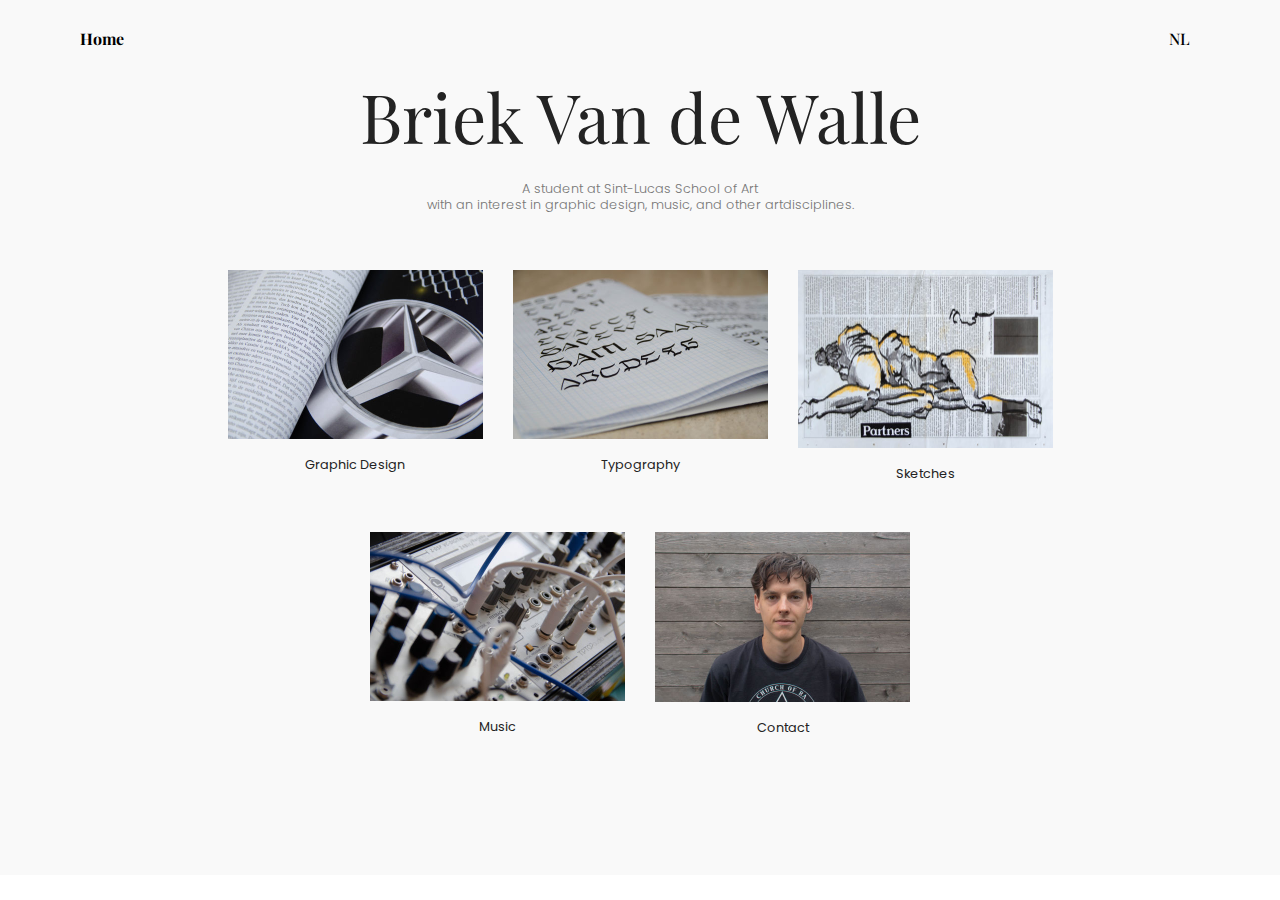
<file: index.html>
<!DOCTYPE html>
<html >
<head>
  <!-- Site made with Mobirise Website Builder v4.8.1, https://mobirise.com -->
  <meta charset="UTF-8">
  <meta http-equiv="X-UA-Compatible" content="IE=edge">
  <meta name="generator" content="Mobirise v4.8.1, mobirise.com">
  <meta name="viewport" content="width=device-width, initial-scale=1, minimum-scale=1">
  <link rel="shortcut icon" href="assets/images/logo2.png" type="image/x-icon">
  <meta name="description" content="">
  <title>Home</title>
  <link rel="stylesheet" href="assets/web/assets/mobirise-icons/mobirise-icons.css">
  <link rel="stylesheet" href="assets/tether/tether.min.css">
  <link rel="stylesheet" href="assets/soundcloud-plugin/style.css">
  <link rel="stylesheet" href="assets/bootstrap/css/bootstrap.min.css">
  <link rel="stylesheet" href="assets/bootstrap/css/bootstrap-grid.min.css">
  <link rel="stylesheet" href="assets/bootstrap/css/bootstrap-reboot.min.css">
  <link rel="stylesheet" href="assets/dropdown/css/style.css">
  <link rel="stylesheet" href="assets/socicon/css/styles.css">
  <link rel="stylesheet" href="assets/theme/css/style.css">
  <link href="assets/fonts/style.css" rel="stylesheet">
  <link rel="stylesheet" href="assets/mobirise/css/mbr-additional.css" type="text/css">
  
  
  
</head>
<body>

<!-- Google Analytics -->
<!-- Global site tag (gtag.js) - Google Analytics -->
<script async src="https://www.googletagmanager.com/gtag/js?id=UA-123729037-1"></script>
<script>
  window.dataLayer = window.dataLayer || [];
  function gtag(){dataLayer.push(arguments);}
  gtag('js', new Date());

  gtag('config', 'UA-123729037-1');
</script>

<!-- /Google Analytics -->


  <section class="menu cid-r0NFrvLnpI" once="menu" id="menu2-e">

    

    <nav class="navbar navbar-expand beta-menu navbar-dropdown align-items-center navbar-fixed-top navbar-toggleable-sm">
        <button class="navbar-toggler navbar-toggler-right" type="button" data-toggle="collapse" data-target="#navbarSupportedContent" aria-controls="navbarSupportedContent" aria-expanded="false" aria-label="Toggle navigation">
            <div class="hamburger">
                <span></span>
                <span></span>
                <span></span>
                <span></span>
            </div>
        </button>
        <div class="menu-logo">
            <div class="navbar-brand">
                
                <span class="navbar-caption-wrap"><a class="navbar-caption text-black display-7" href="index.html">
                        Home</a></span>
            </div>
        </div>
        <div class="collapse navbar-collapse" id="navbarSupportedContent">
            <ul class="navbar-nav nav-dropdown nav-right" data-app-modern-menu="true"><li class="nav-item">
                    <a class="nav-link link text-black display-7" href="https://therealbriekvandewalle.github.io/">
                        NL</a>
                </li></ul>
            
        </div>
    </nav>
</section>

<section class="engine"><a href="https://mobiri.se/e">make your own website for free</a></section><section class="features16 cid-r0NEbkb8sl" id="features16-d">
    
    
    
    <div class="container align-center">
        <h2 class="pb-3 mbr-fonts-style mbr-section-title display-1">
            Briek Van de Walle</h2>
        <h3 class="pb-5 mbr-section-subtitle mbr-fonts-style mbr-light display-5">A student at Sint-Lucas School of Art<br>with an interest in graphic design, music, and other artdisciplines.</h3>
        <div class="row media-row">
            
        <div class="team-item col-lg-3 col-md-6">
                <div class="item-image">
                    <a href="graphicdesign.html"><img src="assets/images/mobirise-mercedesvoormobirise-510x338.jpg" alt="" title=""></a>
                </div>
                <div class="item-caption py-3">
                    <div class="item-name px-2">
                        <p class="mbr-fonts-style display-5">
                           Graphic Design</p>
                    </div>
                    
                    
                </div>
            </div><div class="team-item col-lg-3 col-md-6">
                <div class="item-image">
                    <a href="typography.html"><img src="assets/images/testfotololzvoormobirise-510x338.jpg" alt="" title=""></a>
                </div>
                <div class="item-caption py-3">
                    <div class="item-name px-2">
                        <p class="mbr-fonts-style display-5">
                           Typography</p>
                    </div>
                    
                    
                </div>
            </div><div class="team-item col-lg-3 col-md-6">
                <div class="item-image">
                    <a href="sketches.html"><img src="assets/images/mobirise-tekening1voormobirise-510x357.jpg" alt="" title=""></a>
                </div>
                <div class="item-caption py-3">
                    <div class="item-name px-2">
                        <p class="mbr-fonts-style display-5">
                           Sketches</p>
                    </div>
                    
                    
                </div>
            </div></div>    
    </div>
</section>

<section class="features16 cid-r0TZDfTng3" id="features16-f">
    
    
    
    <div class="container align-center">
        
        
        <div class="row media-row">
            
        <div class="team-item col-lg-3 col-md-6">
                <div class="item-image">
                    <a href="music.html"><img src="assets/images/mobirise-musicvoormobirise-510x338.jpg" alt="" title=""></a>
                </div>
                <div class="item-caption py-3">
                    <div class="item-name px-2">
                        <p class="mbr-fonts-style display-5">
                           Music</p>
                    </div>
                    
                    
                </div>
            </div><div class="team-item col-lg-3 col-md-6">
                <div class="item-image">
                    <a href="contact.html"><img src="assets/images/portretvoormobirise-510x340.jpg" alt="" title=""></a>
                </div>
                <div class="item-caption py-3">
                    <div class="item-name px-2">
                        <p class="mbr-fonts-style display-5">
                           Contact</p>
                    </div>
                    
                    
                </div>
            </div></div>    
    </div>
</section>


  <script src="assets/web/assets/jquery/jquery.min.js"></script>
  <script src="assets/popper/popper.min.js"></script>
  <script src="assets/tether/tether.min.js"></script>
  <script src="assets/bootstrap/js/bootstrap.min.js"></script>
  <script src="assets/smoothscroll/smooth-scroll.js"></script>
  <script src="assets/cookies-alert-plugin/cookies-alert-core.js"></script>
  <script src="assets/cookies-alert-plugin/cookies-alert-script.js"></script>
  <script src="assets/dropdown/js/script.min.js"></script>
  <script src="assets/touchswipe/jquery.touch-swipe.min.js"></script>
  <script src="assets/theme/js/script.js"></script>
  
  
<input name="cookieData" type="hidden" data-cookie-text="We use cookies to give you the best experience. Read our <a href='privacy.html'>cookie policy</a>.">
  </body>
</html>
</file>
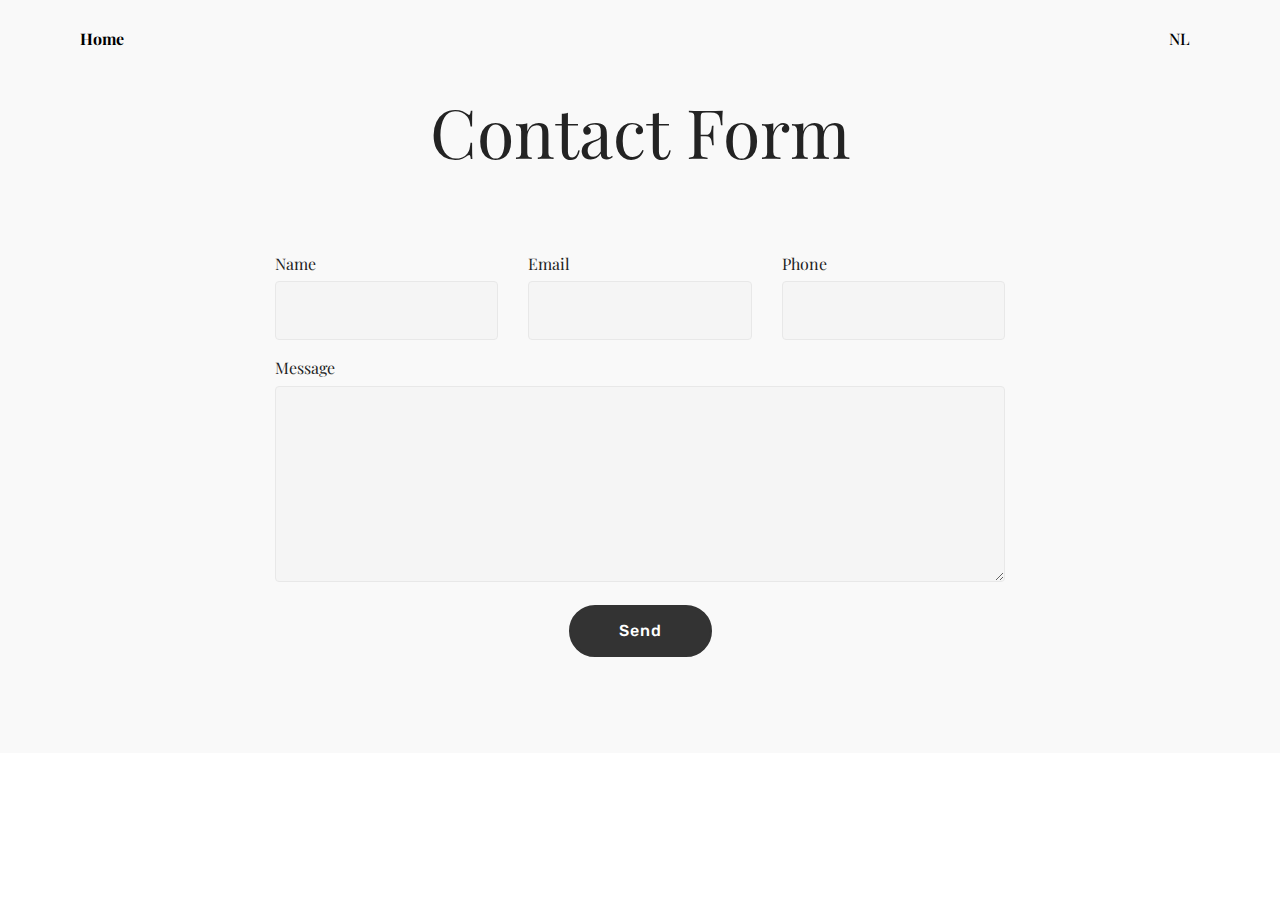
<file: contact.html>
<!DOCTYPE html>
<html >
<head>
  <!-- Site made with Mobirise Website Builder v4.8.1, https://mobirise.com -->
  <meta charset="UTF-8">
  <meta http-equiv="X-UA-Compatible" content="IE=edge">
  <meta name="generator" content="Mobirise v4.8.1, mobirise.com">
  <meta name="viewport" content="width=device-width, initial-scale=1, minimum-scale=1">
  <link rel="shortcut icon" href="assets/images/logo2.png" type="image/x-icon">
  <meta name="description" content="Site Creator Description">
  <title>Contact</title>
  <link rel="stylesheet" href="assets/web/assets/mobirise-icons/mobirise-icons.css">
  <link rel="stylesheet" href="assets/tether/tether.min.css">
  <link rel="stylesheet" href="assets/soundcloud-plugin/style.css">
  <link rel="stylesheet" href="assets/bootstrap/css/bootstrap.min.css">
  <link rel="stylesheet" href="assets/bootstrap/css/bootstrap-grid.min.css">
  <link rel="stylesheet" href="assets/bootstrap/css/bootstrap-reboot.min.css">
  <link rel="stylesheet" href="assets/dropdown/css/style.css">
  <link rel="stylesheet" href="assets/theme/css/style.css">
  <link href="assets/fonts/style.css" rel="stylesheet">
  <link rel="stylesheet" href="assets/mobirise/css/mbr-additional.css" type="text/css">
  
  
  
</head>
<body>

<!-- Google Analytics -->
<!-- Global site tag (gtag.js) - Google Analytics -->
<script async src="https://www.googletagmanager.com/gtag/js?id=UA-123729037-1"></script>
<script>
  window.dataLayer = window.dataLayer || [];
  function gtag(){dataLayer.push(arguments);}
  gtag('js', new Date());

  gtag('config', 'UA-123729037-1');
</script>

<!-- /Google Analytics -->


  <section class="menu cid-r0NFrvLnpI" once="menu" id="menu2-1n">

    

    <nav class="navbar navbar-expand beta-menu navbar-dropdown align-items-center navbar-fixed-top navbar-toggleable-sm">
        <button class="navbar-toggler navbar-toggler-right" type="button" data-toggle="collapse" data-target="#navbarSupportedContent" aria-controls="navbarSupportedContent" aria-expanded="false" aria-label="Toggle navigation">
            <div class="hamburger">
                <span></span>
                <span></span>
                <span></span>
                <span></span>
            </div>
        </button>
        <div class="menu-logo">
            <div class="navbar-brand">
                
                <span class="navbar-caption-wrap"><a class="navbar-caption text-black display-7" href="index.html">
                        Home</a></span>
            </div>
        </div>
        <div class="collapse navbar-collapse" id="navbarSupportedContent">
            <ul class="navbar-nav nav-dropdown nav-right" data-app-modern-menu="true"><li class="nav-item">
                    <a class="nav-link link text-black display-7" href="https://therealbriekvandewalle.github.io/">
                        NL</a>
                </li></ul>
            
        </div>
    </nav>
</section>

<section class="engine"><a href="https://mobiri.se/g">build a website</a></section><section class="mbr-section form1 cid-r1sy6uPK88" id="form1-1p">

    

    
    <div class="container">
        <div class="row justify-content-center">
            <div class="title col-12 col-lg-8">
                <h2 class="mbr-section-title align-center pb-3 mbr-fonts-style display-1">
                    Contact Form</h2>
                <h3 class="mbr-section-subtitle align-center mbr-light pb-3 mbr-fonts-style display-5"></h3>
            </div>
        </div>
    </div>
    <div class="container">
        <div class="row justify-content-center">
            <div class="media-container-column col-lg-8" data-form-type="formoid">
                    <div data-form-alert="" hidden="">Bedankt om het formulier in te vullen!</div>
            
                    <form class="mbr-form" action="https://mobirise.com/" method="post" data-form-title="Mobirise Form"><input type="hidden" name="email" data-form-email="true" value="2s2da0v5179DhN4/ii8ma5YDYZem/zVpTIp18yO/GwVKWJS47o/eWUQDmhL6bwSwVqN2NN7St7vAeFm2oMrnyo5PW6DZdbcL15EKOHuAbVRMTrvcqbKRecuCilCaW+lz" data-form-field="Email">
                        <div class="row row-sm-offset">
                            <div class="col-md-4 multi-horizontal" data-for="name">
                                <div class="form-group">
                                    <label class="form-control-label mbr-fonts-style display-7" for="name-form1-1p">Name</label>
                                    <input type="text" class="form-control" name="name" data-form-field="Name" required="" id="name-form1-1p">
                                </div>
                            </div>
                            <div class="col-md-4 multi-horizontal" data-for="email">
                                <div class="form-group">
                                    <label class="form-control-label mbr-fonts-style display-7" for="email-form1-1p">Email</label>
                                    <input type="email" class="form-control" name="email" data-form-field="Email" required="" id="email-form1-1p">
                                </div>
                            </div>
                            <div class="col-md-4 multi-horizontal" data-for="phone">
                                <div class="form-group">
                                    <label class="form-control-label mbr-fonts-style display-7" for="phone-form1-1p">Phone</label>
                                    <input type="tel" class="form-control" name="phone" data-form-field="Phone" id="phone-form1-1p">
                                </div>
                            </div>
                        </div>
                        <div class="form-group" data-for="message">
                            <label class="form-control-label mbr-fonts-style display-7" for="message-form1-1p">Message</label>
                            <textarea type="text" class="form-control" name="message" rows="7" data-form-field="Message" id="message-form1-1p"></textarea>
                        </div>
            
                        <span class="input-group-btn"><button href="" type="submit" class="btn btn-form btn-black display-4">Send</button></span>
                    </form>
            </div>
        </div>
    </div>
</section>


  <script src="assets/web/assets/jquery/jquery.min.js"></script>
  <script src="assets/popper/popper.min.js"></script>
  <script src="assets/tether/tether.min.js"></script>
  <script src="assets/bootstrap/js/bootstrap.min.js"></script>
  <script src="assets/smoothscroll/smooth-scroll.js"></script>
  <script src="assets/cookies-alert-plugin/cookies-alert-core.js"></script>
  <script src="assets/cookies-alert-plugin/cookies-alert-script.js"></script>
  <script src="assets/dropdown/js/script.min.js"></script>
  <script src="assets/touchswipe/jquery.touch-swipe.min.js"></script>
  <script src="assets/theme/js/script.js"></script>
  <script src="assets/formoid/formoid.min.js"></script>
  
  
<input name="cookieData" type="hidden" data-cookie-text="We use cookies to give you the best experience. Read our <a href='privacy.html'>cookie policy</a>.">
  </body>
</html>
</file>
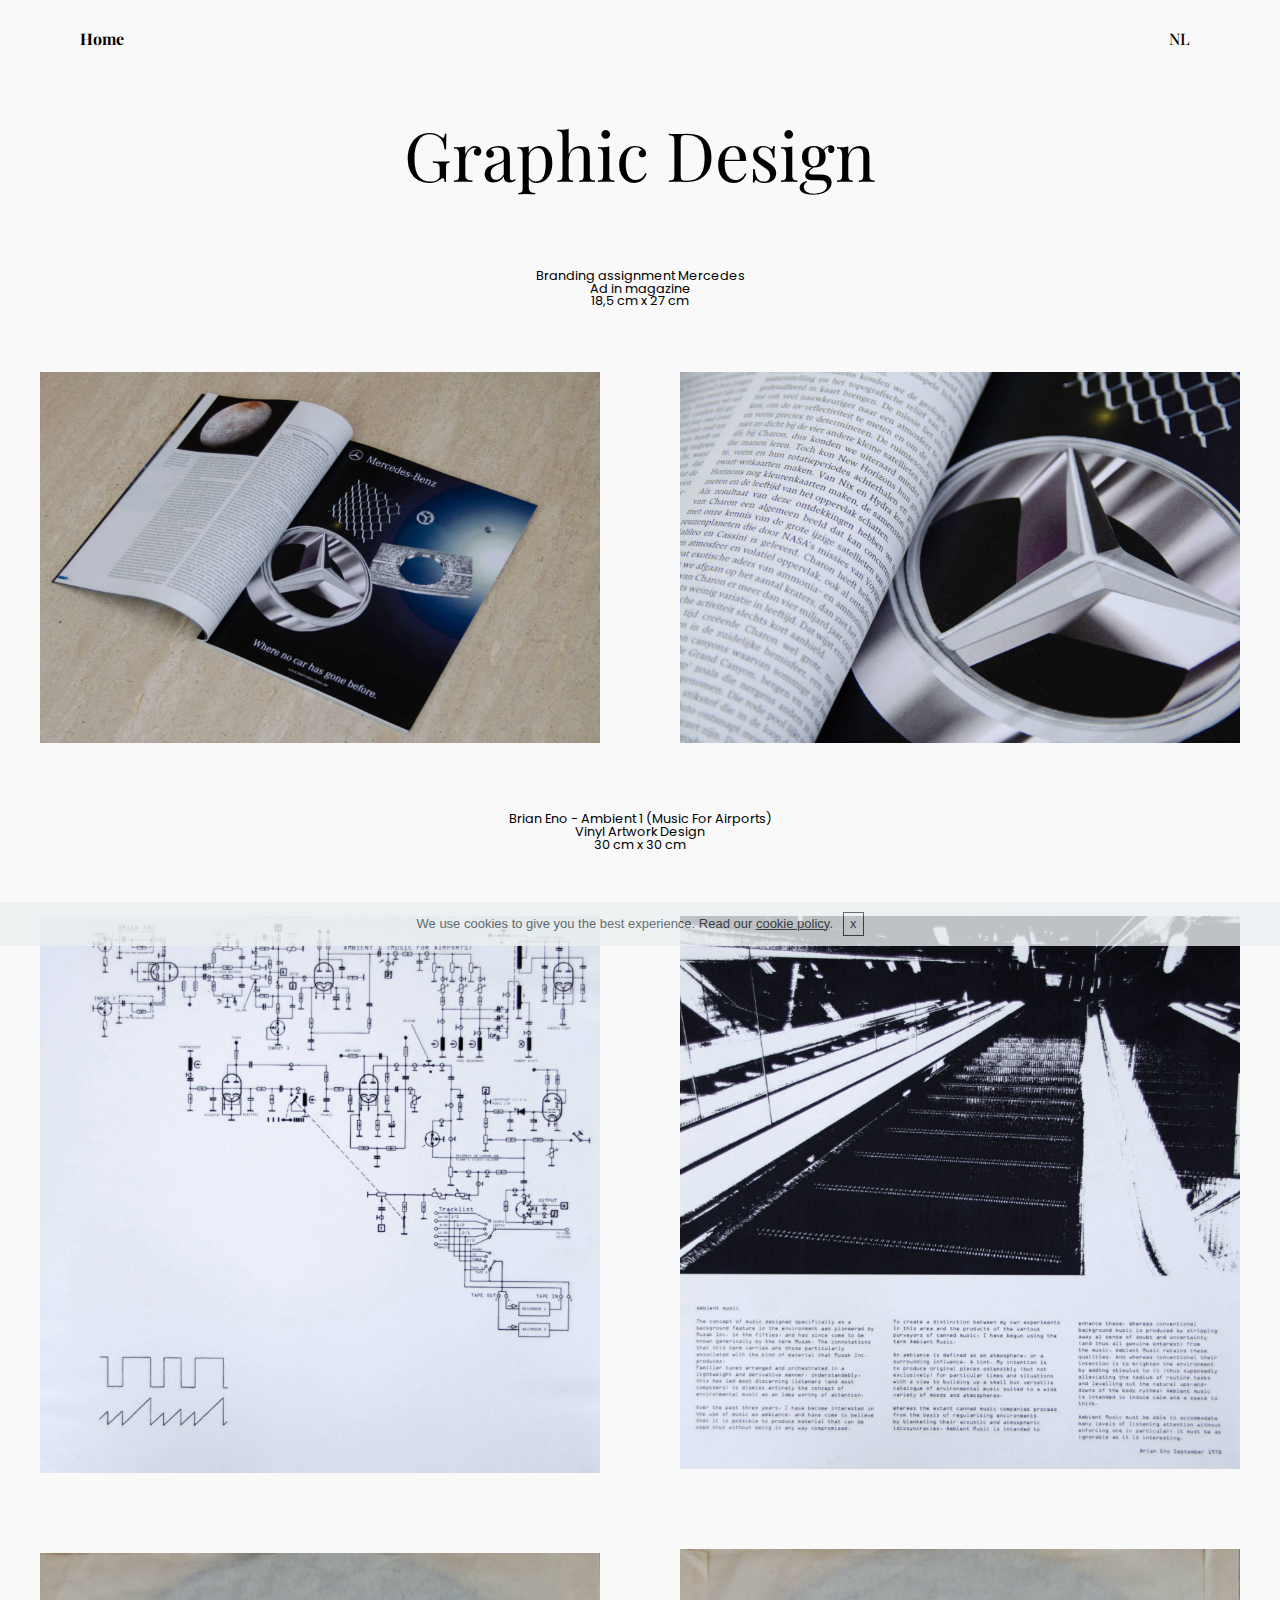
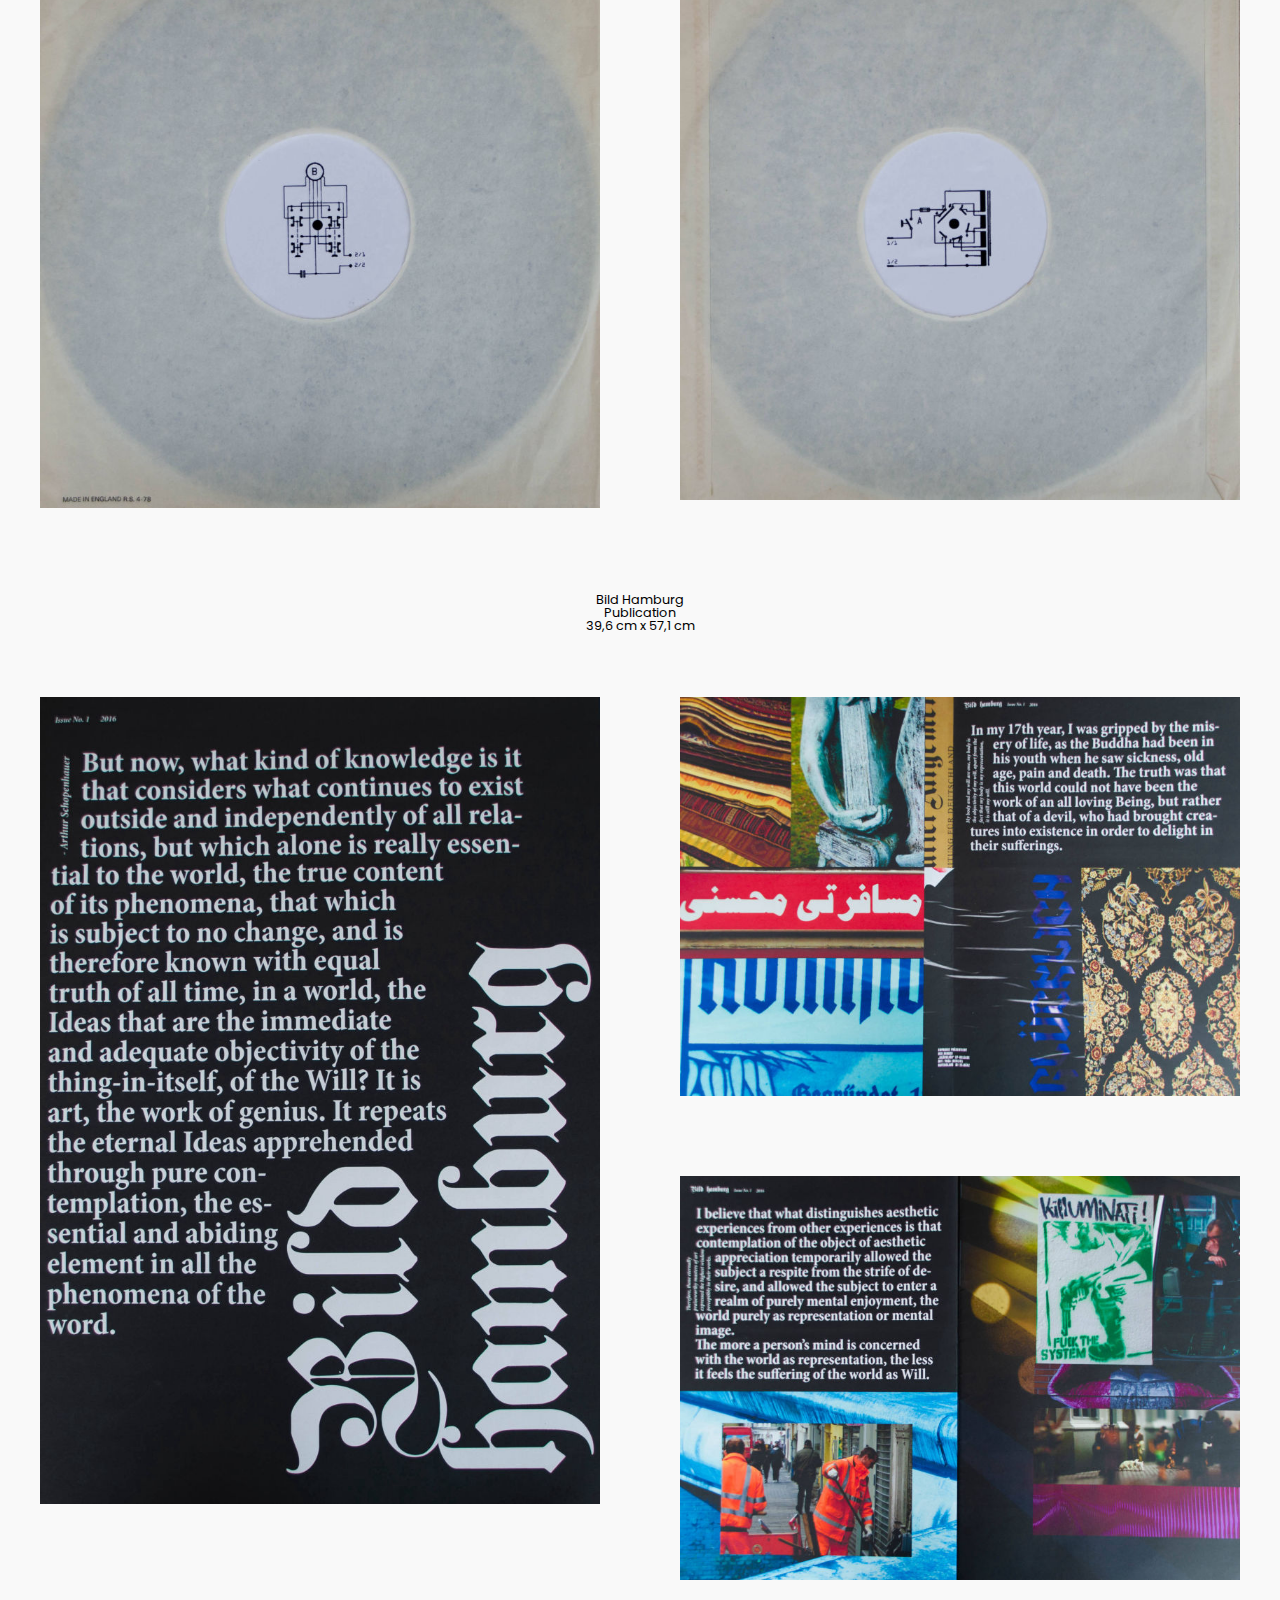
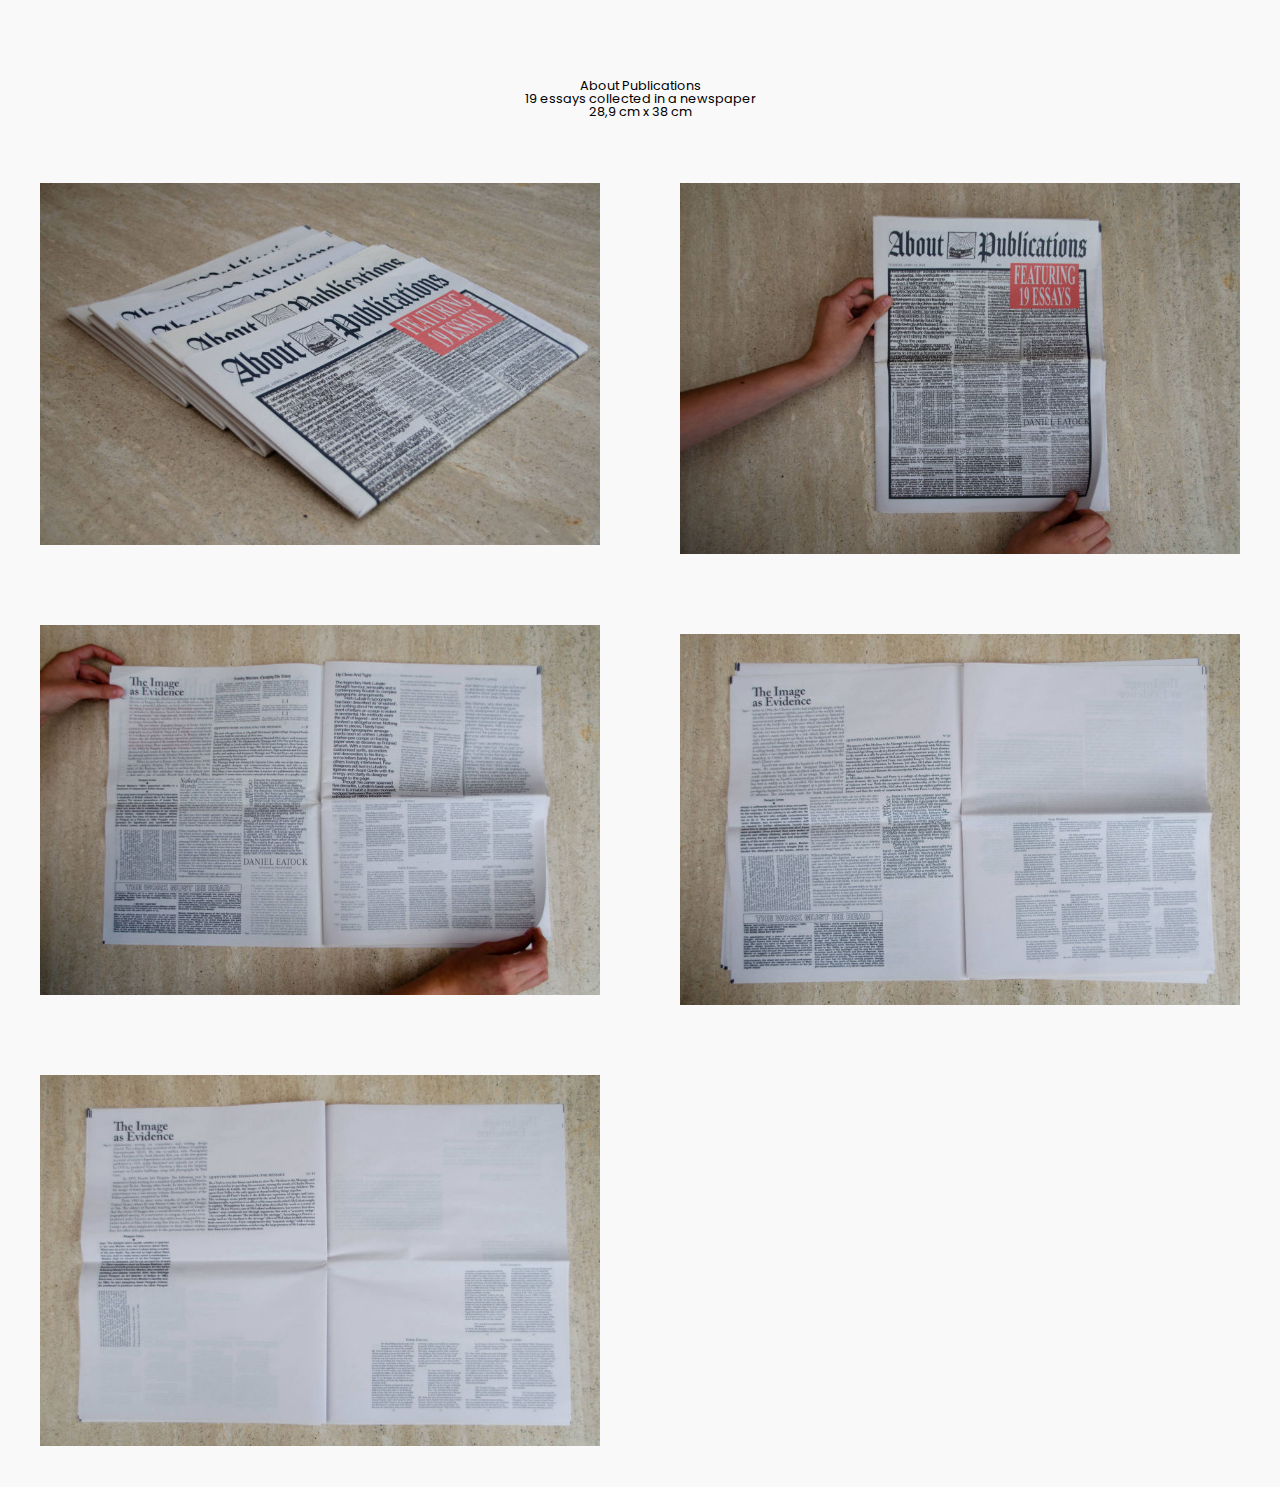
<file: graphicdesign.html>
<!DOCTYPE html>
<html >
<head>
  <!-- Site made with Mobirise Website Builder v4.8.1, https://mobirise.com -->
  <meta charset="UTF-8">
  <meta http-equiv="X-UA-Compatible" content="IE=edge">
  <meta name="generator" content="Mobirise v4.8.1, mobirise.com">
  <meta name="viewport" content="width=device-width, initial-scale=1, minimum-scale=1">
  <link rel="shortcut icon" href="assets/images/logo2.png" type="image/x-icon">
  <meta name="description" content="Website Builder Description">
  <title>graphicdesign</title>
  <link rel="stylesheet" href="assets/web/assets/mobirise-icons/mobirise-icons.css">
  <link rel="stylesheet" href="assets/tether/tether.min.css">
  <link rel="stylesheet" href="assets/soundcloud-plugin/style.css">
  <link rel="stylesheet" href="assets/bootstrap/css/bootstrap.min.css">
  <link rel="stylesheet" href="assets/bootstrap/css/bootstrap-grid.min.css">
  <link rel="stylesheet" href="assets/bootstrap/css/bootstrap-reboot.min.css">
  <link rel="stylesheet" href="assets/dropdown/css/style.css">
  <link rel="stylesheet" href="assets/theme/css/style.css">
  <link rel="stylesheet" href="assets/gallery/style.css">
  <link href="assets/fonts/style.css" rel="stylesheet">
  <link rel="stylesheet" href="assets/mobirise/css/mbr-additional.css" type="text/css">
  
  
  
</head>
<body>

<!-- Google Analytics -->
<!-- Global site tag (gtag.js) - Google Analytics -->
<script async src="https://www.googletagmanager.com/gtag/js?id=UA-123729037-1"></script>
<script>
  window.dataLayer = window.dataLayer || [];
  function gtag(){dataLayer.push(arguments);}
  gtag('js', new Date());

  gtag('config', 'UA-123729037-1');
</script>

<!-- /Google Analytics -->


  <section class="menu cid-r0NFrvLnpI" once="menu" id="menu2-g">

    

    <nav class="navbar navbar-expand beta-menu navbar-dropdown align-items-center navbar-fixed-top navbar-toggleable-sm">
        <button class="navbar-toggler navbar-toggler-right" type="button" data-toggle="collapse" data-target="#navbarSupportedContent" aria-controls="navbarSupportedContent" aria-expanded="false" aria-label="Toggle navigation">
            <div class="hamburger">
                <span></span>
                <span></span>
                <span></span>
                <span></span>
            </div>
        </button>
        <div class="menu-logo">
            <div class="navbar-brand">
                
                <span class="navbar-caption-wrap"><a class="navbar-caption text-black display-7" href="index.html">
                        Home</a></span>
            </div>
        </div>
        <div class="collapse navbar-collapse" id="navbarSupportedContent">
            <ul class="navbar-nav nav-dropdown nav-right" data-app-modern-menu="true"><li class="nav-item">
                    <a class="nav-link link text-black display-7" href="https://therealbriekvandewalle.github.io/">
                        NL</a>
                </li></ul>
            
        </div>
    </nav>
</section>

<section class="engine"><a href="https://mobiri.se/s">free bootstrap theme</a></section><section class="mbr-section content5 cid-r1syFE0bnZ" id="content5-1q">

    

    

    <div class="container">
        <div class="media-container-row">
            <div class="title col-12 col-md-8">
                <h2 class="align-center mbr-bold mbr-white pb-3 mbr-fonts-style display-1"><span style="font-weight: normal;">Graphic Design</span></h2>
                
                
                
            </div>
        </div>
    </div>
</section>

<section class="mbr-section content5 cid-r0UPCjuw9g" id="content5-o">

    

    

    <div class="container">
        <div class="media-container-row">
            <div class="title col-12 col-md-8">
                <h2 class="align-center mbr-bold mbr-white pb-3 mbr-fonts-style display-5"><span style="font-weight: normal;"><br></span><span style="font-weight: normal;">Branding assignment Mercedes</span><br><span style="font-weight: normal;">Ad in magazine</span><br><span style="font-weight: normal;">18,5 cm x 27 cm</span><br></h2>
                
                
                
            </div>
        </div>
    </div>
</section>

<section class="mbr-gallery mbr-slider-carousel cid-r0UKmEm64k" id="gallery3-k">

    

    <div>
        <div><!-- Filter --><!-- Gallery --><div class="mbr-gallery-row"><div class="mbr-gallery-layout-default"><div><div><div class="mbr-gallery-item mbr-gallery-item--p5" data-video-url="false" data-tags="Bewegende"><div href="#lb-gallery3-k" data-slide-to="0" data-toggle="modal"><img src="assets/images/mercedesmagazinevoormobirise-2000x1325-800x530.jpg" alt="" title=""><span class="icon-focus"></span></div></div><div class="mbr-gallery-item mbr-gallery-item--p5" data-video-url="false" data-tags="Bewegende"><div href="#lb-gallery3-k" data-slide-to="1" data-toggle="modal"><img src="assets/images/mobirise-mercedesvoormobirise-2000x1325-800x530.jpg" alt="" title=""><span class="icon-focus"></span></div></div></div></div><div class="clearfix"></div></div></div><!-- Lightbox --><div data-app-prevent-settings="" class="mbr-slider modal fade carousel slide" tabindex="-1" data-keyboard="true" data-interval="false" id="lb-gallery3-k"><div class="modal-dialog"><div class="modal-content"><div class="modal-body"><div class="carousel-inner"><div class="carousel-item"><img src="assets/images/mercedesmagazinevoormobirise-2000x1325.jpg" alt="" title=""></div><div class="carousel-item active"><img src="assets/images/mobirise-mercedesvoormobirise-2000x1325.jpg" alt="" title=""></div></div><a class="carousel-control carousel-control-prev" role="button" data-slide="prev" href="#lb-gallery3-k"><span class="mbri-left mbr-iconfont" aria-hidden="true"></span><span class="sr-only">Previous</span></a><a class="carousel-control carousel-control-next" role="button" data-slide="next" href="#lb-gallery3-k"><span class="mbri-right mbr-iconfont" aria-hidden="true"></span><span class="sr-only">Next</span></a><a class="close" href="#" role="button" data-dismiss="modal"><span class="sr-only">Close</span></a></div></div></div></div></div>
    </div>

</section>

<section class="mbr-section content5 cid-r0URnzOIuF" id="content5-p">

    

    

    <div class="container">
        <div class="media-container-row">
            <div class="title col-12 col-md-8">
                <h2 class="align-center mbr-bold mbr-white pb-3 mbr-fonts-style display-5"><span style="font-weight: normal;">Brian Eno - Ambient 1 (Music For Airports)</span><br><span style="font-weight: normal;">Vinyl Artwork Design</span><br><span style="font-weight: normal;">30 cm x 30 cm</span><br></h2>
                
                
                
            </div>
        </div>
    </div>
</section>

<section class="mbr-gallery mbr-slider-carousel cid-r0URwaKJ1v" id="gallery3-q">

    

    <div>
        <div><!-- Filter --><!-- Gallery --><div class="mbr-gallery-row"><div class="mbr-gallery-layout-default"><div><div><div class="mbr-gallery-item mbr-gallery-item--p5" data-video-url="false" data-tags="Bewegende"><div href="#lb-gallery3-q" data-slide-to="0" data-toggle="modal"><img src="assets/images/brianenocovervoormobirise-2000x1993-800x797.jpg" alt="" title=""><span class="icon-focus"></span></div></div><div class="mbr-gallery-item mbr-gallery-item--p5" data-video-url="false" data-tags="Bewegende"><div href="#lb-gallery3-q" data-slide-to="1" data-toggle="modal"><img src="assets/images/brianenobackcovervoormobirise-2000x1975-800x790.jpg" alt="" title=""><span class="icon-focus"></span></div></div><div class="mbr-gallery-item mbr-gallery-item--p5" data-video-url="false" data-tags="Bewegende"><div href="#lb-gallery3-q" data-slide-to="2" data-toggle="modal"><img src="assets/images/brianenolabel2voormobirise-2000x1971-800x788.jpg" alt="" title=""><span class="icon-focus"></span></div></div><div class="mbr-gallery-item mbr-gallery-item--p5" data-video-url="false" data-tags="Bewegende"><div href="#lb-gallery3-q" data-slide-to="3" data-toggle="modal"><img src="assets/images/brianenolabel1voormobirise-2000x1986-800x794.jpg" alt="" title=""><span class="icon-focus"></span></div></div></div></div><div class="clearfix"></div></div></div><!-- Lightbox --><div data-app-prevent-settings="" class="mbr-slider modal fade carousel slide" tabindex="-1" data-keyboard="true" data-interval="false" id="lb-gallery3-q"><div class="modal-dialog"><div class="modal-content"><div class="modal-body"><div class="carousel-inner"><div class="carousel-item"><img src="assets/images/brianenocovervoormobirise-2000x1993.jpg" alt="" title=""></div><div class="carousel-item"><img src="assets/images/brianenobackcovervoormobirise-2000x1975.jpg" alt="" title=""></div><div class="carousel-item"><img src="assets/images/brianenolabel2voormobirise-2000x1971.jpg" alt="" title=""></div><div class="carousel-item active"><img src="assets/images/brianenolabel1voormobirise-2000x1986.jpg" alt="" title=""></div></div><a class="carousel-control carousel-control-prev" role="button" data-slide="prev" href="#lb-gallery3-q"><span class="mbri-left mbr-iconfont" aria-hidden="true"></span><span class="sr-only">Previous</span></a><a class="carousel-control carousel-control-next" role="button" data-slide="next" href="#lb-gallery3-q"><span class="mbri-right mbr-iconfont" aria-hidden="true"></span><span class="sr-only">Next</span></a><a class="close" href="#" role="button" data-dismiss="modal"><span class="sr-only">Close</span></a></div></div></div></div></div>
    </div>

</section>

<section class="mbr-section content5 cid-r1rmhabhcf" id="content5-r">

    

    

    <div class="container">
        <div class="media-container-row">
            <div class="title col-12 col-md-8">
                <h2 class="align-center mbr-bold mbr-white pb-3 mbr-fonts-style display-5"><span style="font-weight: normal;">Bild Hamburg</span><br><span style="font-weight: normal;">Publication</span><br><span style="font-weight: normal;">39,6 cm x 57,1 cm</span><br></h2>
                
                
                
            </div>
        </div>
    </div>
</section>

<section class="mbr-gallery mbr-slider-carousel cid-r1rmimw7IV" id="gallery3-s">

    

    <div>
        <div><!-- Filter --><!-- Gallery --><div class="mbr-gallery-row"><div class="mbr-gallery-layout-default"><div><div><div class="mbr-gallery-item mbr-gallery-item--p5" data-video-url="false" data-tags="Bewegende"><div href="#lb-gallery3-s" data-slide-to="0" data-toggle="modal"><img src="assets/images/bildhamburg1voormobirise-1821x2627-800x1154.jpg" alt="" title=""><span class="icon-focus"></span></div></div><div class="mbr-gallery-item mbr-gallery-item--p5" data-video-url="false" data-tags="Bewegende"><div href="#lb-gallery3-s" data-slide-to="1" data-toggle="modal"><img src="assets/images/bildhamburg3voormobirise-2000x1424-800x570.jpg" alt="" title=""><span class="icon-focus"></span></div></div><div class="mbr-gallery-item mbr-gallery-item--p5" data-video-url="false" data-tags="Bewegende"><div href="#lb-gallery3-s" data-slide-to="2" data-toggle="modal"><img src="assets/images/bildhamburg4voormobirise-2000x1445-800x578.jpg" alt="" title=""><span class="icon-focus"></span></div></div></div></div><div class="clearfix"></div></div></div><!-- Lightbox --><div data-app-prevent-settings="" class="mbr-slider modal fade carousel slide" tabindex="-1" data-keyboard="true" data-interval="false" id="lb-gallery3-s"><div class="modal-dialog"><div class="modal-content"><div class="modal-body"><div class="carousel-inner"><div class="carousel-item active"><img src="assets/images/bildhamburg1voormobirise-1821x2627.jpg" alt="" title=""></div><div class="carousel-item"><img src="assets/images/bildhamburg3voormobirise-2000x1424.jpg" alt="" title=""></div><div class="carousel-item"><img src="assets/images/bildhamburg4voormobirise-2000x1445.jpg" alt="" title=""></div></div><a class="carousel-control carousel-control-prev" role="button" data-slide="prev" href="#lb-gallery3-s"><span class="mbri-left mbr-iconfont" aria-hidden="true"></span><span class="sr-only">Previous</span></a><a class="carousel-control carousel-control-next" role="button" data-slide="next" href="#lb-gallery3-s"><span class="mbri-right mbr-iconfont" aria-hidden="true"></span><span class="sr-only">Next</span></a><a class="close" href="#" role="button" data-dismiss="modal"><span class="sr-only">Close</span></a></div></div></div></div></div>
    </div>

</section>

<section class="mbr-section content5 cid-r1rpRr3L8w" id="content5-t">

    

    

    <div class="container">
        <div class="media-container-row">
            <div class="title col-12 col-md-8">
                <h2 class="align-center mbr-bold mbr-white pb-3 mbr-fonts-style display-5"><span style="font-weight: normal;">About Publications</span><br><span style="font-weight: normal;">19 essays collected in a newspaper</span><br><span style="font-weight: normal;">28,9 cm x 38 cm</span><br></h2>
                
                
                
            </div>
        </div>
    </div>
</section>

<section class="mbr-gallery mbr-slider-carousel cid-r1rpRQj5BC" id="gallery3-u">

    

    <div>
        <div><!-- Filter --><!-- Gallery --><div class="mbr-gallery-row"><div class="mbr-gallery-layout-default"><div><div><div class="mbr-gallery-item mbr-gallery-item--p5" data-video-url="false" data-tags="Bewegende"><div href="#lb-gallery3-u" data-slide-to="0" data-toggle="modal"><img src="assets/images/about1voormobirise-2000x1295-800x518.jpg" alt="" title=""><span class="icon-focus"></span></div></div><div class="mbr-gallery-item mbr-gallery-item--p5" data-video-url="false" data-tags="Bewegende"><div href="#lb-gallery3-u" data-slide-to="1" data-toggle="modal"><img src="assets/images/about2voormobirise-2000x1325-800x530.jpg" alt="" title=""><span class="icon-focus"></span></div></div><div class="mbr-gallery-item mbr-gallery-item--p5" data-video-url="false" data-tags="Bewegende"><div href="#lb-gallery3-u" data-slide-to="2" data-toggle="modal"><img src="assets/images/about3voormobirise-2000x1323-800x529.jpg" alt="" title=""><span class="icon-focus"></span></div></div><div class="mbr-gallery-item mbr-gallery-item--p5" data-video-url="false" data-tags="Bewegende"><div href="#lb-gallery3-u" data-slide-to="3" data-toggle="modal"><img src="assets/images/about4voormobirise-2000x1325-800x530.jpg" alt="" title=""><span class="icon-focus"></span></div></div><div class="mbr-gallery-item mbr-gallery-item--p5" data-video-url="false" data-tags="Bewegende"><div href="#lb-gallery3-u" data-slide-to="4" data-toggle="modal"><img src="assets/images/about5voormobirise-2000x1325-800x530.jpg" alt="" title=""><span class="icon-focus"></span></div></div></div></div><div class="clearfix"></div></div></div><!-- Lightbox --><div data-app-prevent-settings="" class="mbr-slider modal fade carousel slide" tabindex="-1" data-keyboard="true" data-interval="false" id="lb-gallery3-u"><div class="modal-dialog"><div class="modal-content"><div class="modal-body"><div class="carousel-inner"><div class="carousel-item"><img src="assets/images/about1voormobirise-2000x1295.jpg" alt="" title=""></div><div class="carousel-item"><img src="assets/images/about2voormobirise-2000x1325.jpg" alt="" title=""></div><div class="carousel-item"><img src="assets/images/about3voormobirise-2000x1323.jpg" alt="" title=""></div><div class="carousel-item"><img src="assets/images/about4voormobirise-2000x1325.jpg" alt="" title=""></div><div class="carousel-item active"><img src="assets/images/about5voormobirise-2000x1325.jpg" alt="" title=""></div></div><a class="carousel-control carousel-control-prev" role="button" data-slide="prev" href="#lb-gallery3-u"><span class="mbri-left mbr-iconfont" aria-hidden="true"></span><span class="sr-only">Previous</span></a><a class="carousel-control carousel-control-next" role="button" data-slide="next" href="#lb-gallery3-u"><span class="mbri-right mbr-iconfont" aria-hidden="true"></span><span class="sr-only">Next</span></a><a class="close" href="#" role="button" data-dismiss="modal"><span class="sr-only">Close</span></a></div></div></div></div></div>
    </div>

</section>


  <script src="assets/web/assets/jquery/jquery.min.js"></script>
  <script src="assets/popper/popper.min.js"></script>
  <script src="assets/tether/tether.min.js"></script>
  <script src="assets/bootstrap/js/bootstrap.min.js"></script>
  <script src="assets/dropdown/js/script.min.js"></script>
  <script src="assets/cookies-alert-plugin/cookies-alert-core.js"></script>
  <script src="assets/cookies-alert-plugin/cookies-alert-script.js"></script>
  <script src="assets/vimeoplayer/jquery.mb.vimeo_player.js"></script>
  <script src="assets/smoothscroll/smooth-scroll.js"></script>
  <script src="assets/masonry/masonry.pkgd.min.js"></script>
  <script src="assets/imagesloaded/imagesloaded.pkgd.min.js"></script>
  <script src="assets/bootstrapcarouselswipe/bootstrap-carousel-swipe.js"></script>
  <script src="assets/touchswipe/jquery.touch-swipe.min.js"></script>
  <script src="assets/theme/js/script.js"></script>
  <script src="assets/gallery/player.min.js"></script>
  <script src="assets/gallery/script.js"></script>
  <script src="assets/slidervideo/script.js"></script>
  
  
<input name="cookieData" type="hidden" data-cookie-text="We use cookies to give you the best experience. Read our <a href='privacy.html'>cookie policy</a>.">
  </body>
</html>
</file>
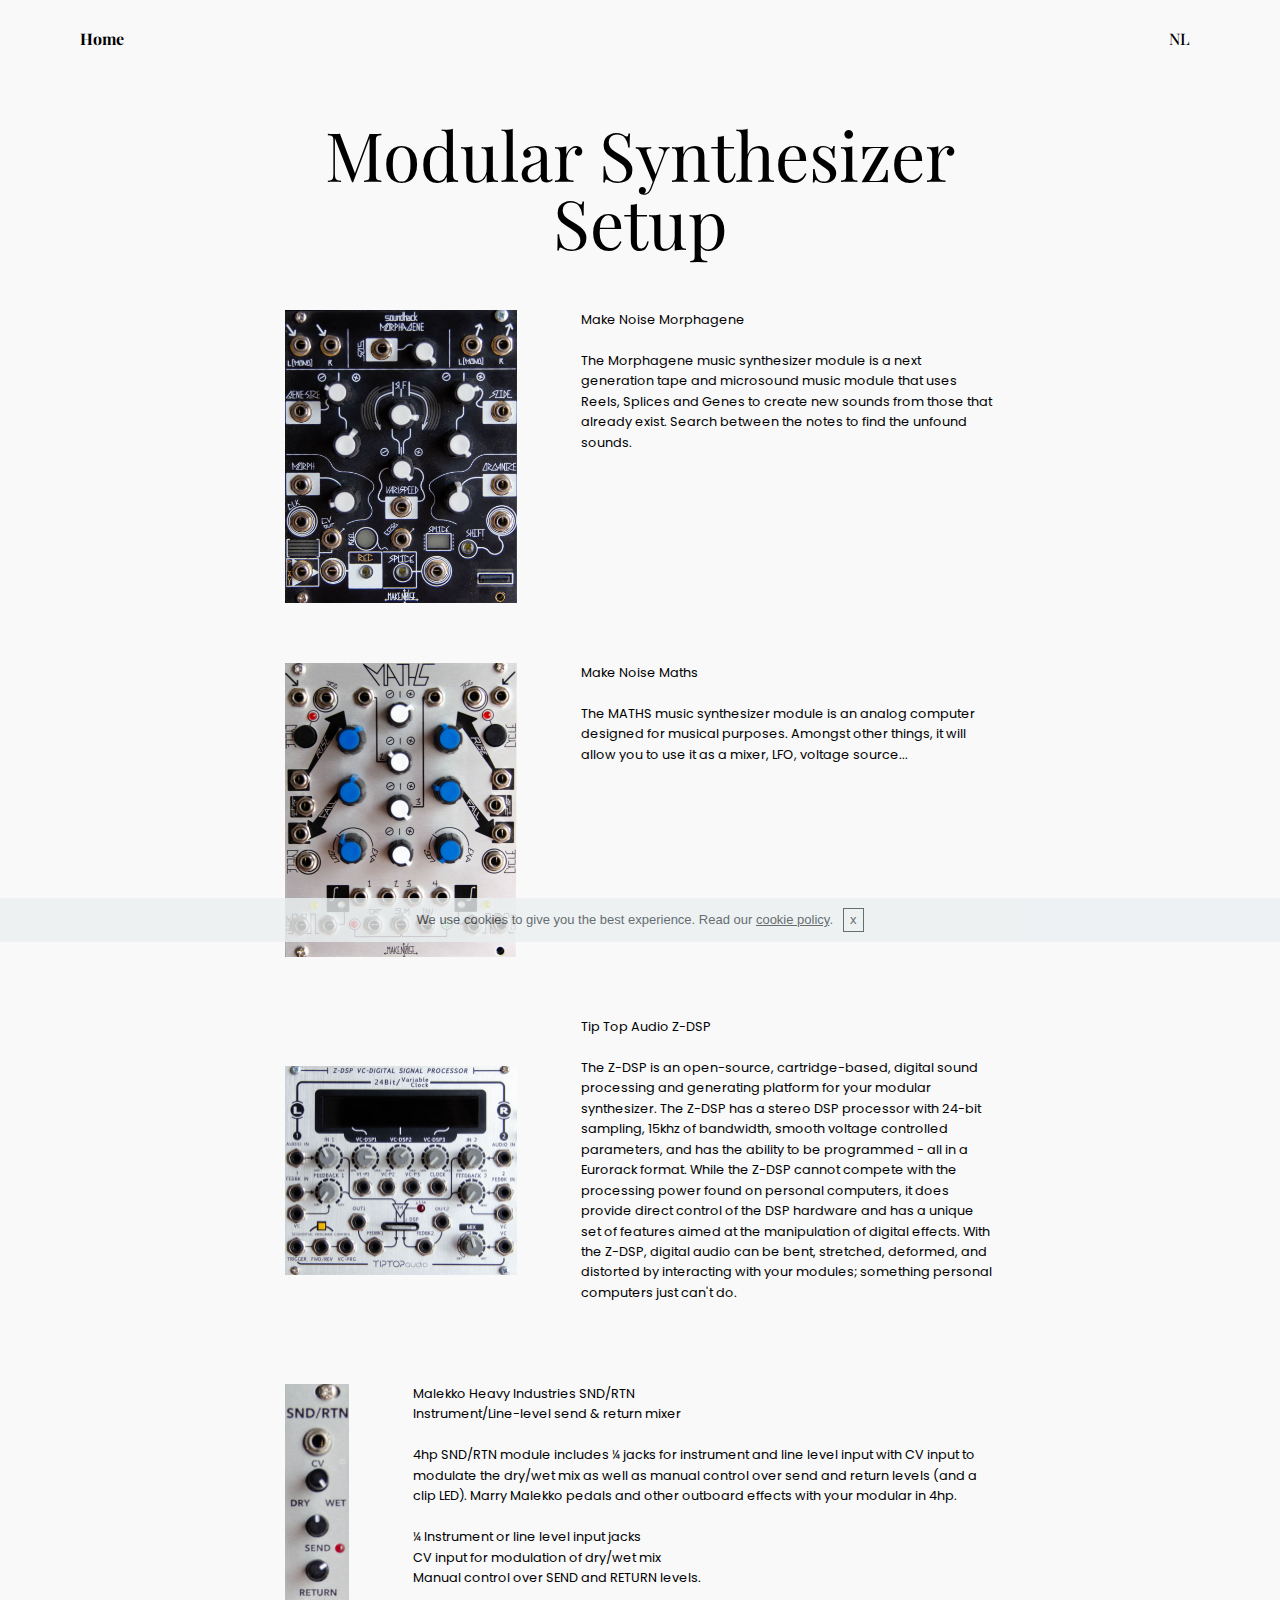
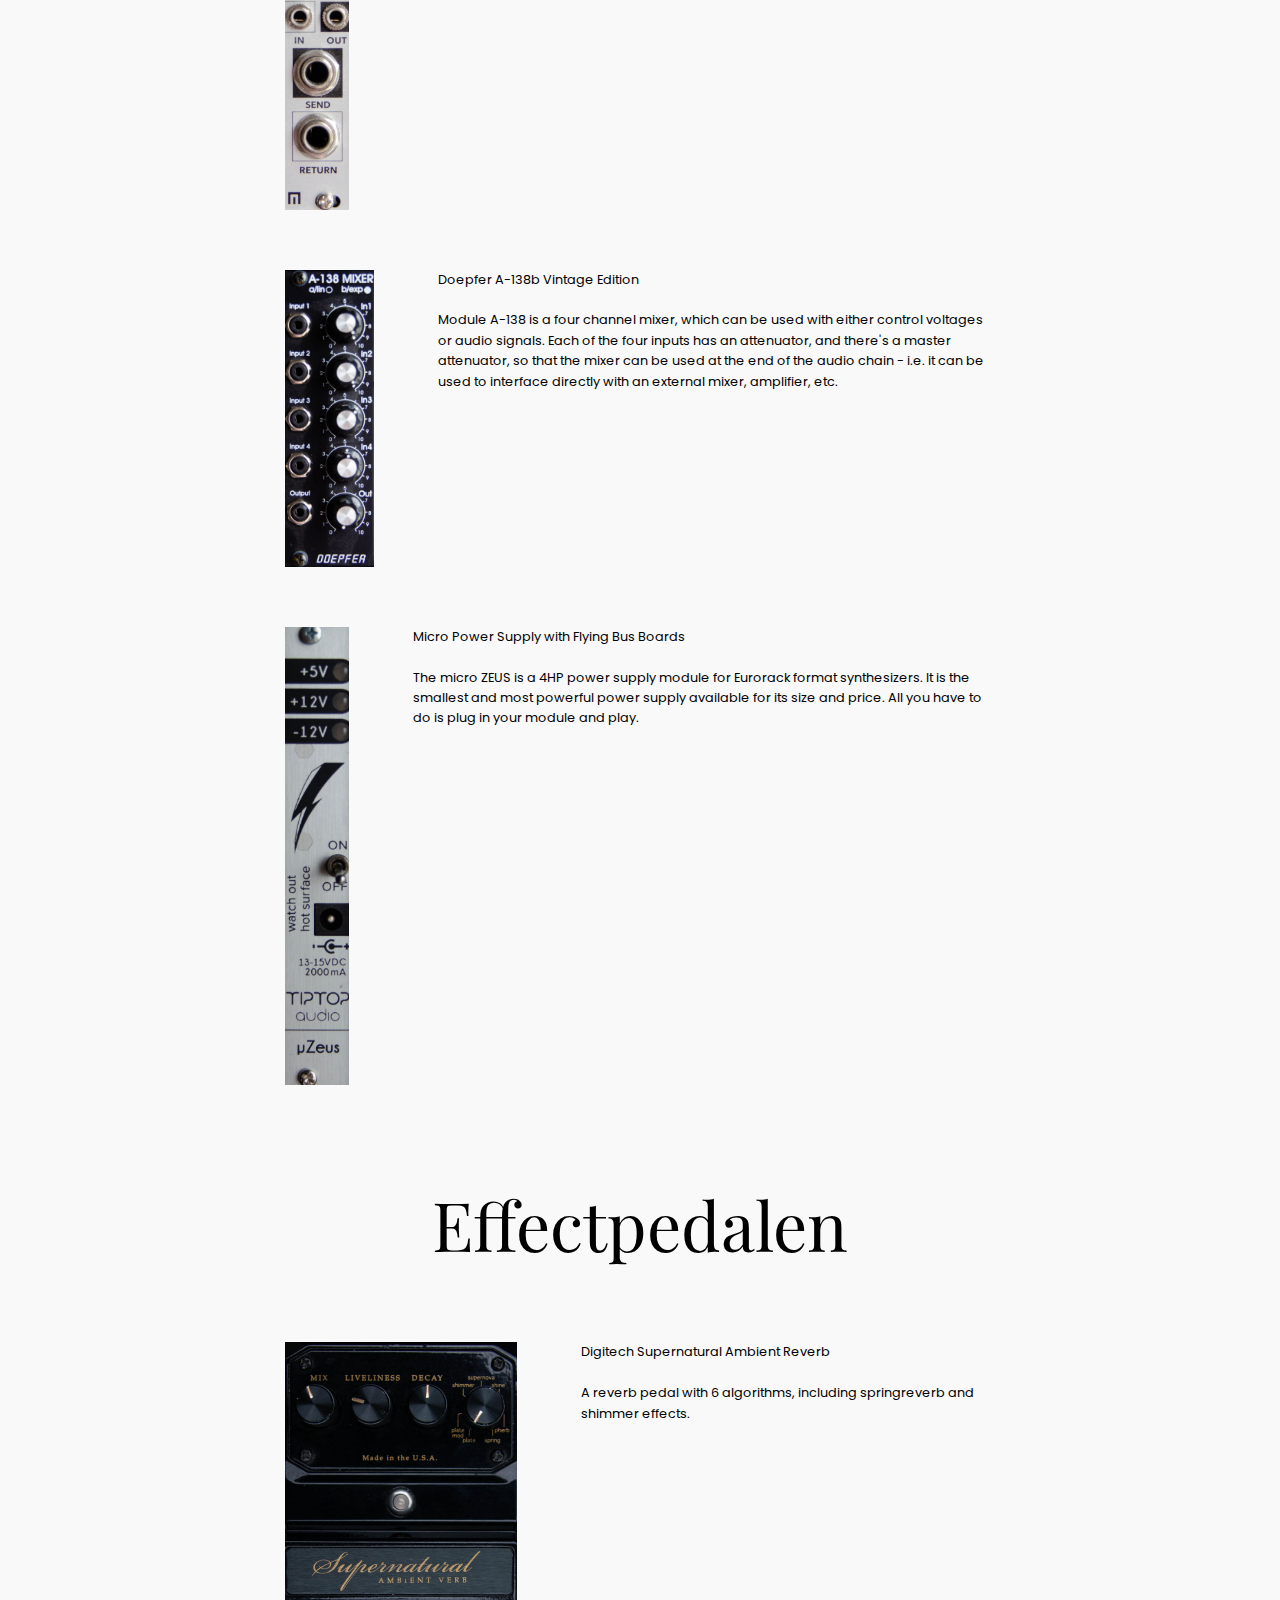
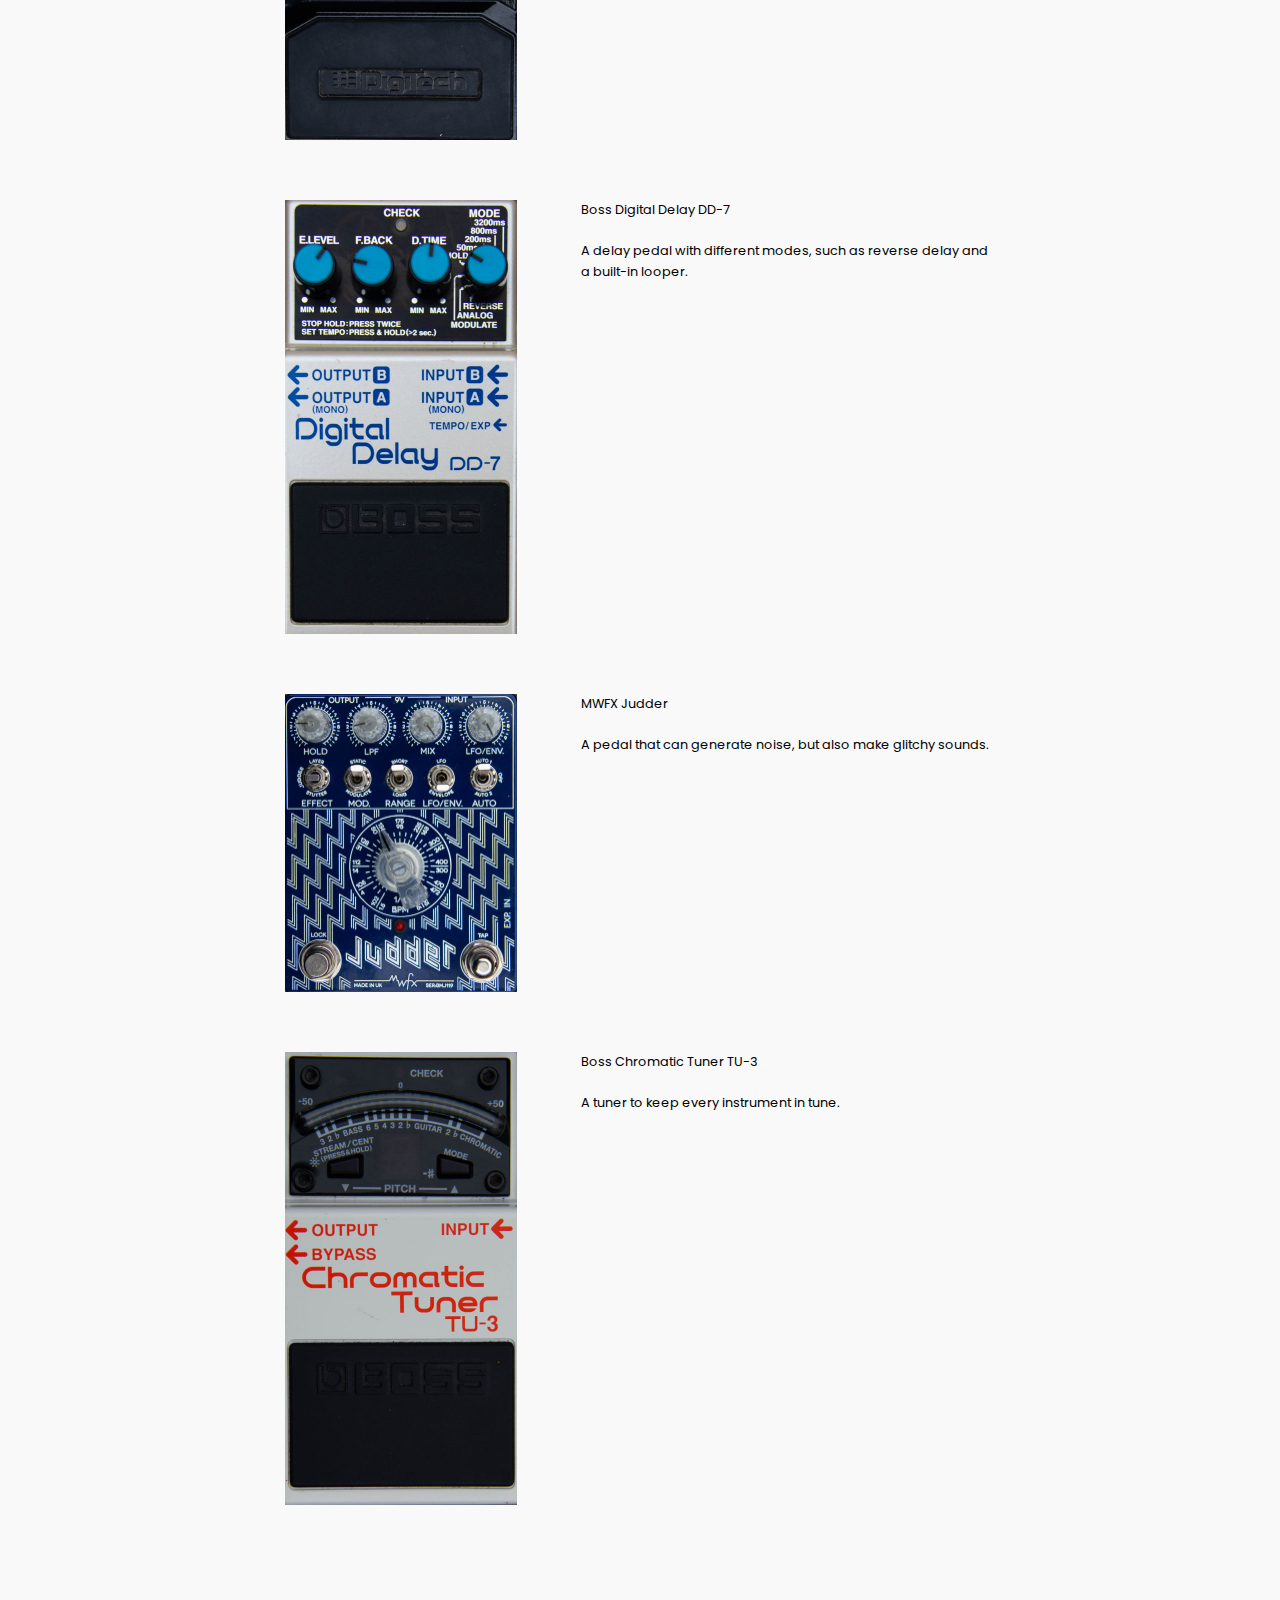
<file: music.html>
<!DOCTYPE html>
<html >
<head>
  <!-- Site made with Mobirise Website Builder v4.8.1, https://mobirise.com -->
  <meta charset="UTF-8">
  <meta http-equiv="X-UA-Compatible" content="IE=edge">
  <meta name="generator" content="Mobirise v4.8.1, mobirise.com">
  <meta name="viewport" content="width=device-width, initial-scale=1, minimum-scale=1">
  <link rel="shortcut icon" href="assets/images/logo2.png" type="image/x-icon">
  <meta name="description" content="Web Builder Description">
  <title>Music</title>
  <link rel="stylesheet" href="assets/web/assets/mobirise-icons/mobirise-icons.css">
  <link rel="stylesheet" href="assets/tether/tether.min.css">
  <link rel="stylesheet" href="assets/bootstrap/css/bootstrap.min.css">
  <link rel="stylesheet" href="assets/bootstrap/css/bootstrap-grid.min.css">
  <link rel="stylesheet" href="assets/bootstrap/css/bootstrap-reboot.min.css">
  <link rel="stylesheet" href="assets/soundcloud-plugin/style.css">
  <link rel="stylesheet" href="assets/dropdown/css/style.css">
  <link rel="stylesheet" href="assets/theme/css/style.css">
  <link href="assets/fonts/style.css" rel="stylesheet">
  <link rel="stylesheet" href="assets/mobirise/css/mbr-additional.css" type="text/css">
  
  
  
</head>
<body>

<!-- Google Analytics -->
<!-- Global site tag (gtag.js) - Google Analytics -->
<script async src="https://www.googletagmanager.com/gtag/js?id=UA-123729037-1"></script>
<script>
  window.dataLayer = window.dataLayer || [];
  function gtag(){dataLayer.push(arguments);}
  gtag('js', new Date());

  gtag('config', 'UA-123729037-1');
</script>

<!-- /Google Analytics -->


  <section class="menu cid-r0NFrvLnpI" once="menu" id="menu2-13">

    

    <nav class="navbar navbar-expand beta-menu navbar-dropdown align-items-center navbar-fixed-top navbar-toggleable-sm">
        <button class="navbar-toggler navbar-toggler-right" type="button" data-toggle="collapse" data-target="#navbarSupportedContent" aria-controls="navbarSupportedContent" aria-expanded="false" aria-label="Toggle navigation">
            <div class="hamburger">
                <span></span>
                <span></span>
                <span></span>
                <span></span>
            </div>
        </button>
        <div class="menu-logo">
            <div class="navbar-brand">
                
                <span class="navbar-caption-wrap"><a class="navbar-caption text-black display-7" href="index.html">
                        Home</a></span>
            </div>
        </div>
        <div class="collapse navbar-collapse" id="navbarSupportedContent">
            <ul class="navbar-nav nav-dropdown nav-right" data-app-modern-menu="true"><li class="nav-item">
                    <a class="nav-link link text-black display-7" href="https://therealbriekvandewalle.github.io/">
                        NL</a>
                </li></ul>
            
        </div>
    </nav>
</section>

<section class="engine"><a href="https://mobiri.se/a">online web builder</a></section><section class="mbr-section content5 cid-r1t2s4wl7M" id="content5-1u">

    

    

    <div class="container">
        <div class="media-container-row">
            <div class="title col-12 col-md-8">
                <h2 class="align-center mbr-bold mbr-white pb-3 mbr-fonts-style display-1"><span style="font-weight: normal;">Modular Synthesizer Setup</span></h2>
                
                
                
            </div>
        </div>
    </div>
</section>

<section class="mbr-section content6 cid-r1s9VsYoVY" id="content6-16">
    
     
    
    <div class="container">
        <div class="media-container-row">
            <div class="col-12 col-md-8">
                <div class="media-container-row">
                    <div class="mbr-figure" style="width: 65%;">
                      <img src="assets/images/modular1voormobirise-436x551.jpg" alt="Mobirise" title="">  
                    </div>
                    <div class="media-content">
                        <div class="mbr-section-text">
                            <p class="mbr-text mb-0 mbr-fonts-style display-5">Make Noise Morphagene<br><br>The Morphagene music synthesizer module is a next generation tape and microsound music module that uses Reels, Splices and Genes to create new sounds from those that already exist. Search between the notes to find the unfound sounds.<br><br><strong><br></strong></p>
                        </div>
                    </div>
                </div>
            </div>
        </div>
    </div>
</section>

<section class="mbr-section content6 cid-r1sb8GCGLn" id="content6-18">
    
     
    
    <div class="container">
        <div class="media-container-row">
            <div class="col-12 col-md-8">
                <div class="media-container-row">
                    <div class="mbr-figure" style="width: 65%;">
                      <img src="assets/images/modular2voormobirise-464x588.jpg" alt="Mobirise" title="">  
                    </div>
                    <div class="media-content">
                        <div class="mbr-section-text">
                            <p class="mbr-text mb-0 mbr-fonts-style display-5">Make Noise Maths<br><br>The MATHS music synthesizer module is an analog computer designed for musical purposes. Amongst other things, it will allow you to use it as a mixer, LFO, voltage source...<br><strong><br></strong></p>
                        </div>
                    </div>
                </div>
            </div>
        </div>
    </div>
</section>

<section class="mbr-section content6 cid-r1sbLZkpCO" id="content6-19">
    
     
    
    <div class="container">
        <div class="media-container-row">
            <div class="col-12 col-md-8">
                <div class="media-container-row">
                    <div class="mbr-figure" style="width: 65%;">
                      <img src="assets/images/modular3voormobirise-464x419.jpg" alt="Mobirise" title="">  
                    </div>
                    <div class="media-content">
                        <div class="mbr-section-text">
                            <p class="mbr-text mb-0 mbr-fonts-style display-5">Tip Top Audio Z-DSP<br><br>The Z-DSP is an open-source, cartridge-based, digital sound processing and generating platform for your modular synthesizer. The Z-DSP has a stereo DSP processor with 24-bit sampling, 15khz of bandwidth, smooth voltage controlled parameters, and has the ability to be programmed - all in a Eurorack format. While the Z-DSP cannot compete with the processing power found on personal computers, it does provide direct control of the DSP hardware and has a unique set of features aimed at the manipulation of digital effects. With the Z-DSP, digital audio can be bent, stretched, deformed, and distorted by interacting with your modules; something personal computers just can't do.<br><br></p>
                        </div>
                    </div>
                </div>
            </div>
        </div>
    </div>
</section>

<section class="mbr-section content6 cid-r1scclOXRU" id="content6-1a">
    
     
    
    <div class="container">
        <div class="media-container-row">
            <div class="col-12 col-md-8">
                <div class="media-container-row">
                    <div class="mbr-figure" style="width: 20%;">
                      <img src="assets/images/modular4voormobirise-395x2630.jpg" alt="Mobirise" title="">  
                    </div>
                    <div class="media-content">
                        <div class="mbr-section-text">
                            <p class="mbr-text mb-0 mbr-fonts-style display-5">Malekko Heavy Industries SND/RTN<br>Instrument/Line-level send &amp; return mixer<br><br>4hp SND/RTN module includes ¼ jacks for instrument and line level input with CV input to modulate the dry/wet mix as well as manual control over send and return levels (and a clip LED). Marry Malekko pedals and other outboard effects with your modular in 4hp.<br><br>¼ Instrument or line level input jacks<br>CV input for modulation of dry/wet mix<br>Manual control over SEND and RETURN levels.<strong><br></strong></p>
                        </div>
                    </div>
                </div>
            </div>
        </div>
    </div>
</section>

<section class="mbr-section content6 cid-r1scGXvQ8F" id="content6-1b">
    
     
    
    <div class="container">
        <div class="media-container-row">
            <div class="col-12 col-md-8">
                <div class="media-container-row">
                    <div class="mbr-figure" style="width: 25%;">
                      <img src="assets/images/modular5voormobirise-464x1548.jpg" alt="Mobirise" title="">  
                    </div>
                    <div class="media-content">
                        <div class="mbr-section-text">
                            <p class="mbr-text mb-0 mbr-fonts-style display-5">Doepfer A-138b Vintage Edition<br><br>Module A-138 is a four channel mixer, which can be used with either control voltages or audio signals. Each of the four inputs has an attenuator, and there's a master attenuator, so that the mixer can be used at the end of the audio chain - i.e. it can be used to interface directly with an external mixer, amplifier, etc.<strong><br></strong></p>
                        </div>
                    </div>
                </div>
            </div>
        </div>
    </div>
</section>

<section class="mbr-section content6 cid-r1sd7CJUdJ" id="content6-1c">
    
     
    
    <div class="container">
        <div class="media-container-row">
            <div class="col-12 col-md-8">
                <div class="media-container-row">
                    <div class="mbr-figure" style="width: 20%;">
                      <img src="assets/images/modular6voormobirise-371x2663.jpg" alt="Mobirise" title="">  
                    </div>
                    <div class="media-content">
                        <div class="mbr-section-text">
                            <p class="mbr-text mb-0 mbr-fonts-style display-5">Micro Power Supply with Flying Bus Boards<br><br>The micro ZEUS is a 4HP power supply module for Eurorack format synthesizers. It is the smallest and most powerful power supply available for its size and price. All you have to do is plug in your module and play.<strong><br></strong></p>
                        </div>
                    </div>
                </div>
            </div>
        </div>
    </div>
</section>

<section class="mbr-section content5 cid-r1t2AlNUWq" id="content5-1v">

    

    

    <div class="container">
        <div class="media-container-row">
            <div class="title col-12 col-md-8">
                <h2 class="align-center mbr-bold mbr-white pb-3 mbr-fonts-style display-1"><span style="font-weight: normal;">Effectpedalen</span></h2>
                
                
                
            </div>
        </div>
    </div>
</section>

<section class="mbr-section content6 cid-r1sdpLdYVT" id="content6-1e">
    
     
    
    <div class="container">
        <div class="media-container-row">
            <div class="col-12 col-md-8">
                <div class="media-container-row">
                    <div class="mbr-figure" style="width: 65%;">
                      <img src="assets/images/pedaal3voormobirise-464x796.jpg" alt="Mobirise" title="">  
                    </div>
                    <div class="media-content">
                        <div class="mbr-section-text">
                            <p class="mbr-text mb-0 mbr-fonts-style display-5">Digitech Supernatural Ambient Reverb<br><br>A reverb pedal with 6 algorithms, including springreverb and shimmer effects.</p>
                        </div>
                    </div>
                </div>
            </div>
        </div>
    </div>
</section>

<section class="mbr-section content6 cid-r1swlmnyWU" id="content6-1j">
    
     
    
    <div class="container">
        <div class="media-container-row">
            <div class="col-12 col-md-8">
                <div class="media-container-row">
                    <div class="mbr-figure" style="width: 65%;">
                      <img src="assets/images/pedaalnogeenvoormobirise-464x868.jpg" alt="Mobirise" title="">  
                    </div>
                    <div class="media-content">
                        <div class="mbr-section-text">
                            <p class="mbr-text mb-0 mbr-fonts-style display-5">Boss Digital Delay DD-7<br><br>A delay pedal with different modes, such as reverse delay and a built-in looper.</p>
                        </div>
                    </div>
                </div>
            </div>
        </div>
    </div>
</section>

<section class="mbr-section content6 cid-r1swlVdZIX" id="content6-1k">
    
     
    
    <div class="container">
        <div class="media-container-row">
            <div class="col-12 col-md-8">
                <div class="media-container-row">
                    <div class="mbr-figure" style="width: 65%;">
                      <img src="assets/images/pedaal1voormobirise-464x597.jpg" alt="Mobirise" title="">  
                    </div>
                    <div class="media-content">
                        <div class="mbr-section-text">
                            <p class="mbr-text mb-0 mbr-fonts-style display-5">MWFX Judder<br><br>A pedal that can generate noise, but also make glitchy sounds.</p>
                        </div>
                    </div>
                </div>
            </div>
        </div>
    </div>
</section>

<section class="mbr-section content6 cid-r1swm6VWVj" id="content6-1l">
    
     
    
    <div class="container">
        <div class="media-container-row">
            <div class="col-12 col-md-8">
                <div class="media-container-row">
                    <div class="mbr-figure" style="width: 65%;">
                      <img src="assets/images/pedaal2voormobirise-464x906.jpg" alt="Mobirise" title="">  
                    </div>
                    <div class="media-content">
                        <div class="mbr-section-text">
                            <p class="mbr-text mb-0 mbr-fonts-style display-5">Boss Chromatic Tuner TU-3<br><br>A tuner to keep every instrument in tune.</p>
                        </div>
                    </div>
                </div>
            </div>
        </div>
    </div>
</section>

<section class="mbr-gallery mbr-section mbr-section--no-padding mbr-soundcloud-container" id="soundcloud1-1m" data-rv-view="48" style="background-color: rgb(249, 249, 249); padding-top: 0rem; padding-bottom: 0rem;">
    <!-- Gallery -->
    <div class="mbr-section__container mbr-gallery-layout-article addons-container addons-row">
            <div class=" addons-container-inner">
                <figure class="mbr-figure mbr-figure--wysiwyg mbr-figure--full-width mbr-figure--caption-outside-bottom">
                    <iframe class="mbr-embedded-video" frameborder="0" allowfullscreen="" src="https://w.soundcloud.com/player/?url=http%3A%2F%2Fapi.soundcloud.com%2Fplaylists%2F522442545&amp;amp;auto_play=false&amp;amp;hide_related=false&amp;amp;show_comments=true&amp;amp;show_user=true&amp;amp;show_reposts=false&amp;amp;visual=true"></iframe>
                </figure>
            </div>
        <div class="clearfix"></div>
    </div>
</section>

<section class="mbr-section content5 cid-r1z8sWuNJF" id="content5-1w">

    

    

    <div class="container">
        <div class="media-container-row">
            <div class="title col-12 col-md-8">
                <h2 class="align-center mbr-bold mbr-white pb-3 mbr-fonts-style display-5"></h2>
                
                
                
            </div>
        </div>
    </div>
</section>


  <script src="assets/web/assets/jquery/jquery.min.js"></script>
  <script src="assets/popper/popper.min.js"></script>
  <script src="assets/tether/tether.min.js"></script>
  <script src="assets/bootstrap/js/bootstrap.min.js"></script>
  <script src="assets/cookies-alert-plugin/cookies-alert-core.js"></script>
  <script src="assets/cookies-alert-plugin/cookies-alert-script.js"></script>
  <script src="assets/dropdown/js/script.min.js"></script>
  <script src="assets/touchswipe/jquery.touch-swipe.min.js"></script>
  <script src="assets/smoothscroll/smooth-scroll.js"></script>
  <script src="assets/theme/js/script.js"></script>
  
  
<input name="cookieData" type="hidden" data-cookie-text="We use cookies to give you the best experience. Read our <a href='privacy.html'>cookie policy</a>.">
  </body>
</html>
</file>
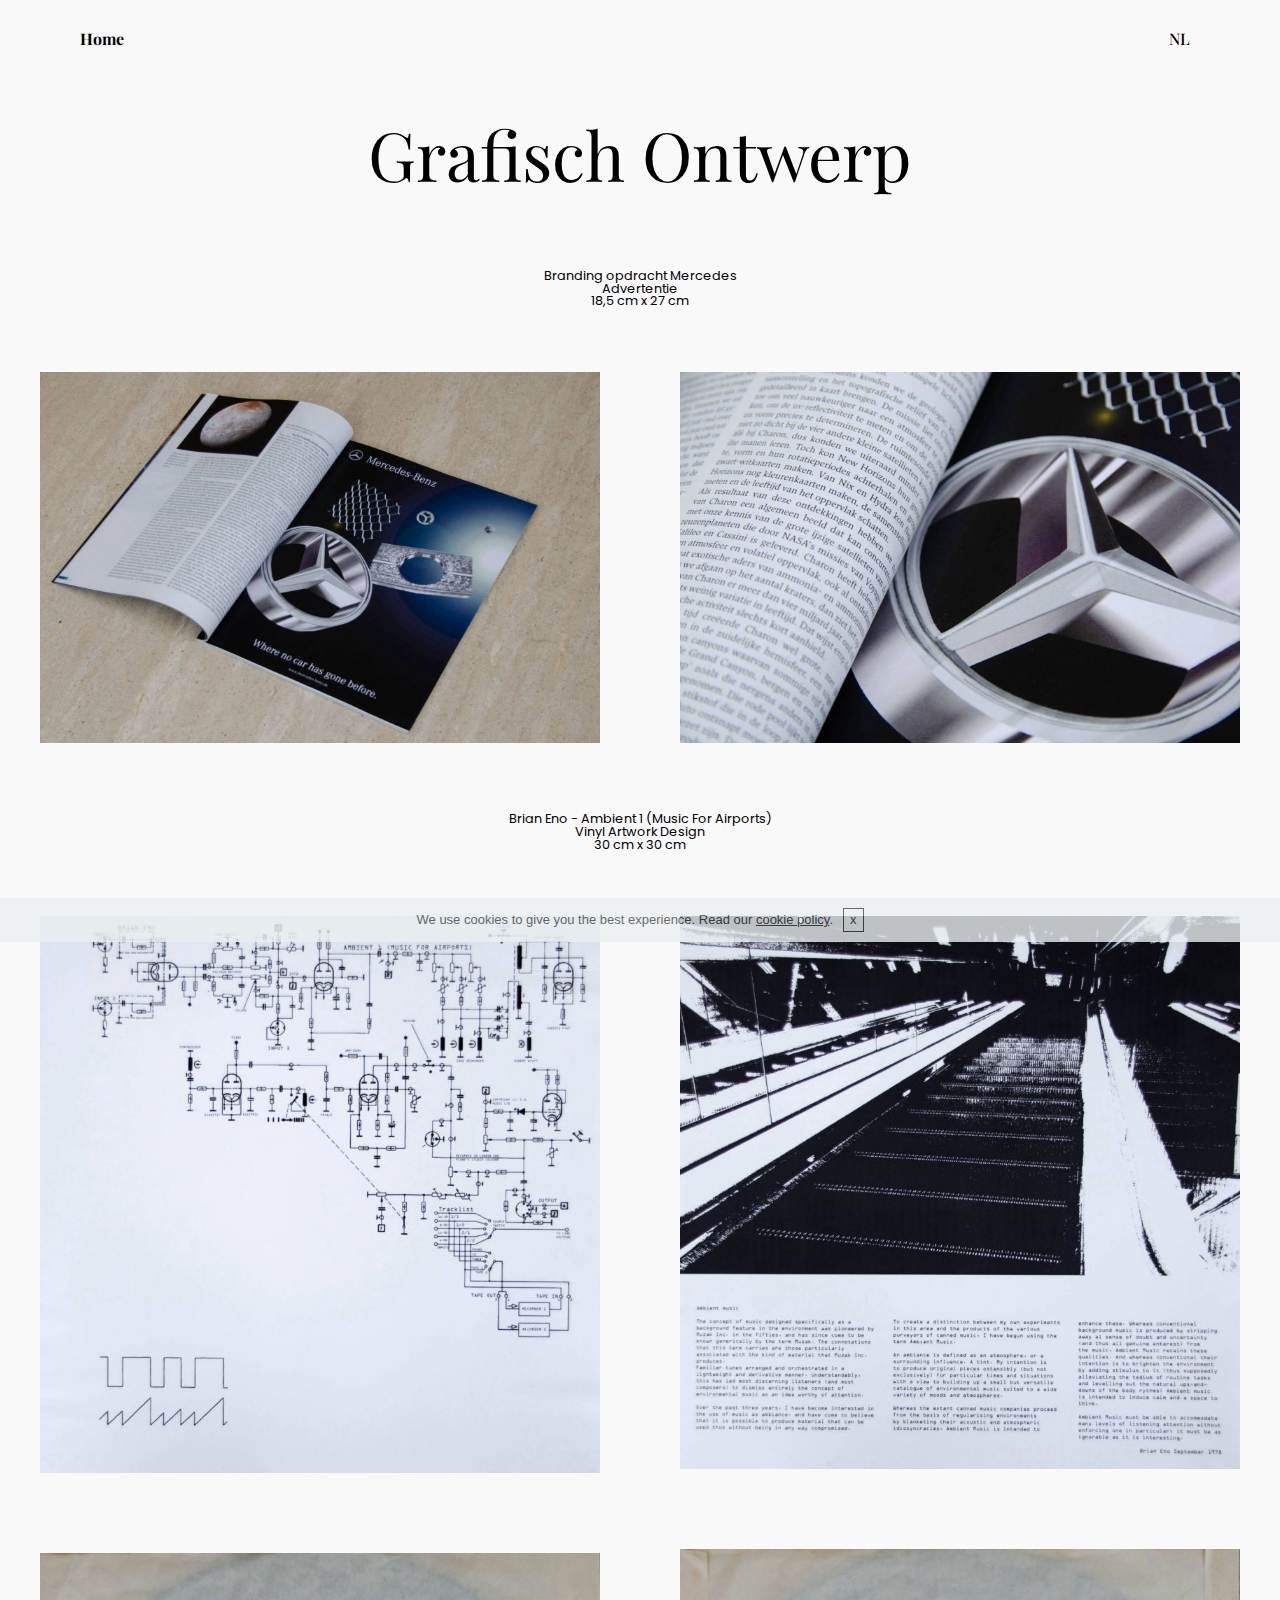
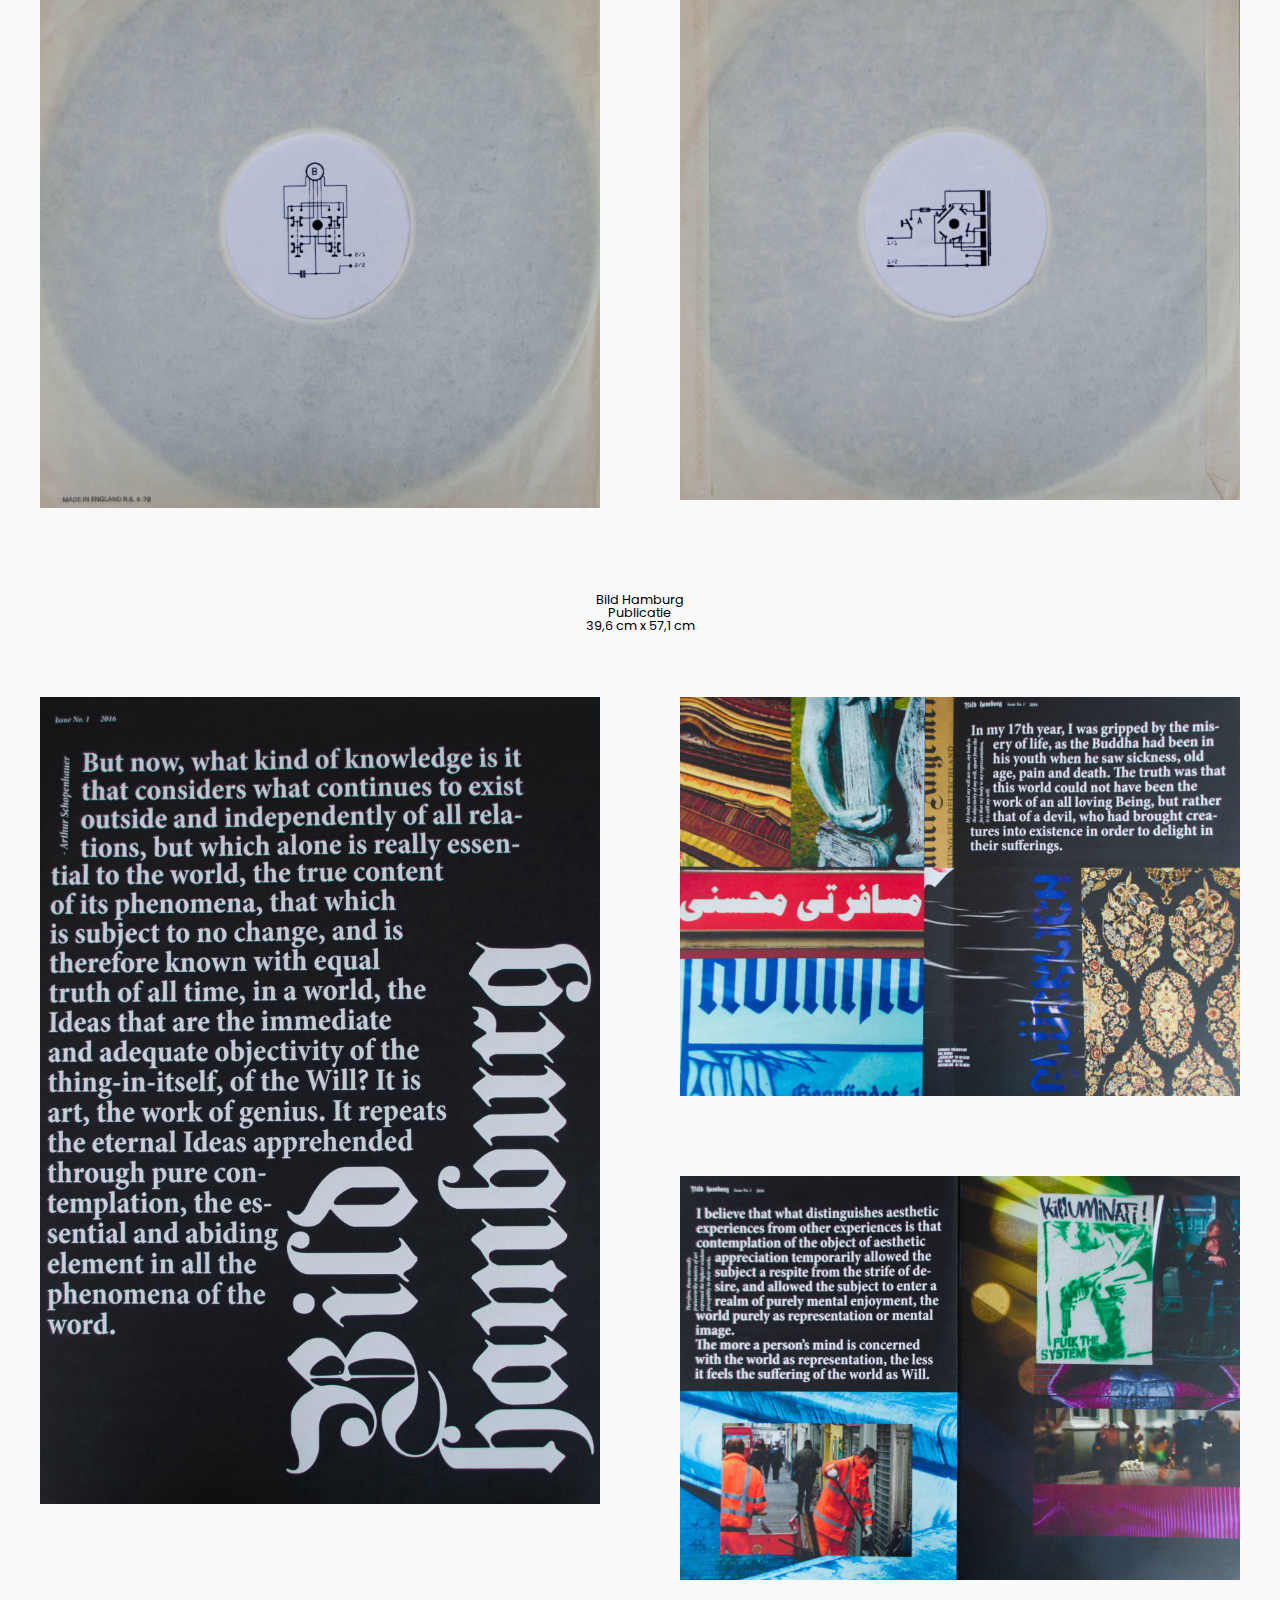
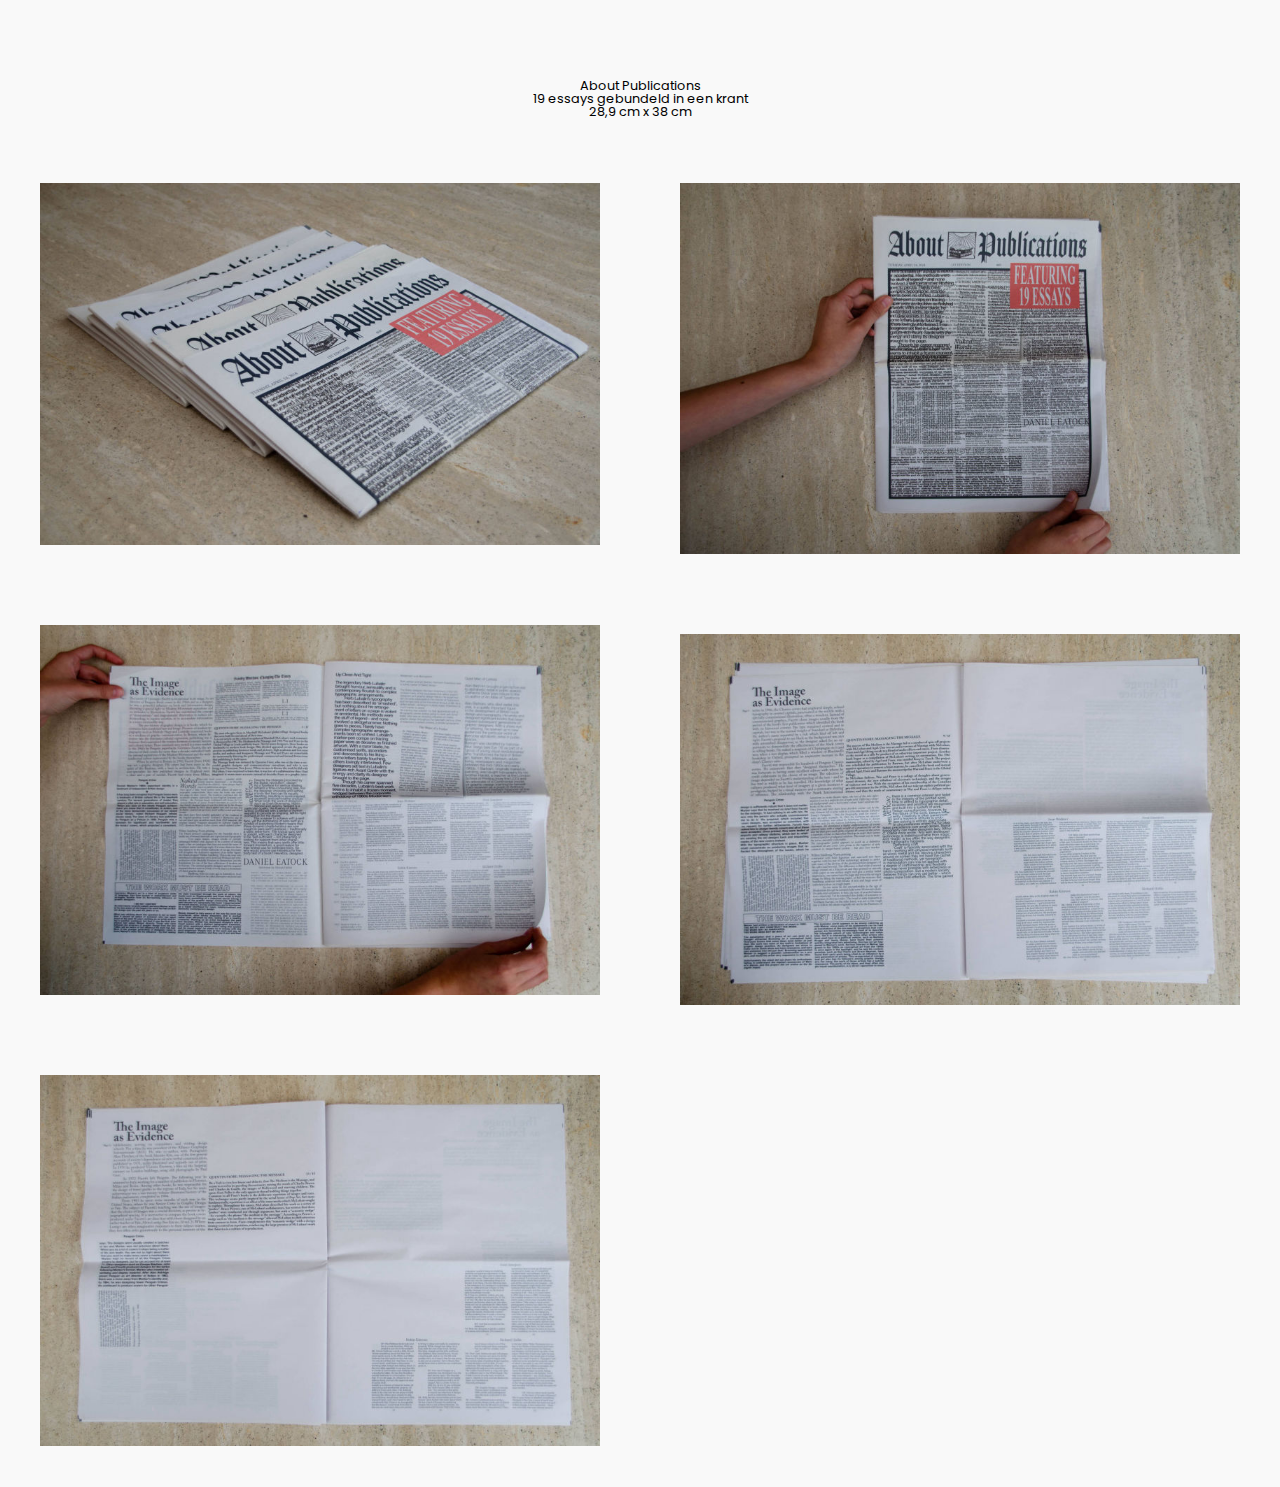
<file: page1.html>
<!DOCTYPE html>
<html >
<head>
  <!-- Site made with Mobirise Website Builder v4.8.1, https://mobirise.com -->
  <meta charset="UTF-8">
  <meta http-equiv="X-UA-Compatible" content="IE=edge">
  <meta name="generator" content="Mobirise v4.8.1, mobirise.com">
  <meta name="viewport" content="width=device-width, initial-scale=1, minimum-scale=1">
  <link rel="shortcut icon" href="assets/images/logo2.png" type="image/x-icon">
  <meta name="description" content="Website Builder Description">
  <title>Grafisch Ontwerp</title>
  <link rel="stylesheet" href="assets/web/assets/mobirise-icons/mobirise-icons.css">
  <link rel="stylesheet" href="assets/tether/tether.min.css">
  <link rel="stylesheet" href="assets/soundcloud-plugin/style.css">
  <link rel="stylesheet" href="assets/bootstrap/css/bootstrap.min.css">
  <link rel="stylesheet" href="assets/bootstrap/css/bootstrap-grid.min.css">
  <link rel="stylesheet" href="assets/bootstrap/css/bootstrap-reboot.min.css">
  <link rel="stylesheet" href="assets/dropdown/css/style.css">
  <link rel="stylesheet" href="assets/theme/css/style.css">
  <link rel="stylesheet" href="assets/gallery/style.css">
  <link href="assets/fonts/style.css" rel="stylesheet">
  <link rel="stylesheet" href="assets/mobirise/css/mbr-additional.css" type="text/css">
  
  
  
</head>
<body>

<!-- Google Analytics -->
<!-- Global site tag (gtag.js) - Google Analytics -->
<script async src="https://www.googletagmanager.com/gtag/js?id=UA-123729037-1"></script>
<script>
  window.dataLayer = window.dataLayer || [];
  function gtag(){dataLayer.push(arguments);}
  gtag('js', new Date());

  gtag('config', 'UA-123729037-1');
</script>

<!-- /Google Analytics -->


  <section class="menu cid-r0NFrvLnpI" once="menu" id="menu2-g">

    

    <nav class="navbar navbar-expand beta-menu navbar-dropdown align-items-center navbar-fixed-top navbar-toggleable-sm">
        <button class="navbar-toggler navbar-toggler-right" type="button" data-toggle="collapse" data-target="#navbarSupportedContent" aria-controls="navbarSupportedContent" aria-expanded="false" aria-label="Toggle navigation">
            <div class="hamburger">
                <span></span>
                <span></span>
                <span></span>
                <span></span>
            </div>
        </button>
        <div class="menu-logo">
            <div class="navbar-brand">
                
                <span class="navbar-caption-wrap"><a class="navbar-caption text-black display-7" href="index.html">
                        Home</a></span>
            </div>
        </div>
        <div class="collapse navbar-collapse" id="navbarSupportedContent">
            <ul class="navbar-nav nav-dropdown nav-right" data-app-modern-menu="true"><li class="nav-item">
                    <a class="nav-link link text-black display-7" href="https://therealbriekvandewalle.github.io/">
                        NL</a>
                </li></ul>
            
        </div>
    </nav>
</section>

<section class="engine"><a href="https://mobiri.se/r">free bootstrap template</a></section><section class="mbr-section content5 cid-r1syFE0bnZ" id="content5-1q">

    

    

    <div class="container">
        <div class="media-container-row">
            <div class="title col-12 col-md-8">
                <h2 class="align-center mbr-bold mbr-white pb-3 mbr-fonts-style display-1"><span style="font-weight: normal;">Grafisch Ontwerp</span></h2>
                
                
                
            </div>
        </div>
    </div>
</section>

<section class="mbr-section content5 cid-r0UPCjuw9g" id="content5-o">

    

    

    <div class="container">
        <div class="media-container-row">
            <div class="title col-12 col-md-8">
                <h2 class="align-center mbr-bold mbr-white pb-3 mbr-fonts-style display-5"><span style="font-weight: normal;"><br></span><span style="font-weight: normal;">Branding opdracht Mercedes</span><br><span style="font-weight: normal;">Advertentie</span><br><span style="font-weight: normal;">18,5 cm x 27 cm</span><br></h2>
                
                
                
            </div>
        </div>
    </div>
</section>

<section class="mbr-gallery mbr-slider-carousel cid-r0UKmEm64k" id="gallery3-k">

    

    <div>
        <div><!-- Filter --><!-- Gallery --><div class="mbr-gallery-row"><div class="mbr-gallery-layout-default"><div><div><div class="mbr-gallery-item mbr-gallery-item--p5" data-video-url="false" data-tags="Bewegende"><div href="#lb-gallery3-k" data-slide-to="0" data-toggle="modal"><img src="assets/images/mercedesmagazinevoormobirise-2000x1325-800x530.jpg" alt="" title=""><span class="icon-focus"></span></div></div><div class="mbr-gallery-item mbr-gallery-item--p5" data-video-url="false" data-tags="Bewegende"><div href="#lb-gallery3-k" data-slide-to="1" data-toggle="modal"><img src="assets/images/mobirise-mercedesvoormobirise-2000x1325-800x530.jpg" alt="" title=""><span class="icon-focus"></span></div></div></div></div><div class="clearfix"></div></div></div><!-- Lightbox --><div data-app-prevent-settings="" class="mbr-slider modal fade carousel slide" tabindex="-1" data-keyboard="true" data-interval="false" id="lb-gallery3-k"><div class="modal-dialog"><div class="modal-content"><div class="modal-body"><div class="carousel-inner"><div class="carousel-item"><img src="assets/images/mercedesmagazinevoormobirise-2000x1325.jpg" alt="" title=""></div><div class="carousel-item active"><img src="assets/images/mobirise-mercedesvoormobirise-2000x1325.jpg" alt="" title=""></div></div><a class="carousel-control carousel-control-prev" role="button" data-slide="prev" href="#lb-gallery3-k"><span class="mbri-left mbr-iconfont" aria-hidden="true"></span><span class="sr-only">Previous</span></a><a class="carousel-control carousel-control-next" role="button" data-slide="next" href="#lb-gallery3-k"><span class="mbri-right mbr-iconfont" aria-hidden="true"></span><span class="sr-only">Next</span></a><a class="close" href="#" role="button" data-dismiss="modal"><span class="sr-only">Close</span></a></div></div></div></div></div>
    </div>

</section>

<section class="mbr-section content5 cid-r0URnzOIuF" id="content5-p">

    

    

    <div class="container">
        <div class="media-container-row">
            <div class="title col-12 col-md-8">
                <h2 class="align-center mbr-bold mbr-white pb-3 mbr-fonts-style display-5"><span style="font-weight: normal;">Brian Eno - Ambient 1 (Music For Airports)</span><br><span style="font-weight: normal;">Vinyl Artwork Design</span><br><span style="font-weight: normal;">30 cm x 30 cm</span><br></h2>
                
                
                
            </div>
        </div>
    </div>
</section>

<section class="mbr-gallery mbr-slider-carousel cid-r0URwaKJ1v" id="gallery3-q">

    

    <div>
        <div><!-- Filter --><!-- Gallery --><div class="mbr-gallery-row"><div class="mbr-gallery-layout-default"><div><div><div class="mbr-gallery-item mbr-gallery-item--p5" data-video-url="false" data-tags="Bewegende"><div href="#lb-gallery3-q" data-slide-to="0" data-toggle="modal"><img src="assets/images/brianenocovervoormobirise-2000x1993-800x797.jpg" alt="" title=""><span class="icon-focus"></span></div></div><div class="mbr-gallery-item mbr-gallery-item--p5" data-video-url="false" data-tags="Bewegende"><div href="#lb-gallery3-q" data-slide-to="1" data-toggle="modal"><img src="assets/images/brianenobackcovervoormobirise-2000x1975-800x790.jpg" alt="" title=""><span class="icon-focus"></span></div></div><div class="mbr-gallery-item mbr-gallery-item--p5" data-video-url="false" data-tags="Bewegende"><div href="#lb-gallery3-q" data-slide-to="2" data-toggle="modal"><img src="assets/images/brianenolabel2voormobirise-2000x1971-800x788.jpg" alt="" title=""><span class="icon-focus"></span></div></div><div class="mbr-gallery-item mbr-gallery-item--p5" data-video-url="false" data-tags="Bewegende"><div href="#lb-gallery3-q" data-slide-to="3" data-toggle="modal"><img src="assets/images/brianenolabel1voormobirise-2000x1986-800x794.jpg" alt="" title=""><span class="icon-focus"></span></div></div></div></div><div class="clearfix"></div></div></div><!-- Lightbox --><div data-app-prevent-settings="" class="mbr-slider modal fade carousel slide" tabindex="-1" data-keyboard="true" data-interval="false" id="lb-gallery3-q"><div class="modal-dialog"><div class="modal-content"><div class="modal-body"><div class="carousel-inner"><div class="carousel-item"><img src="assets/images/brianenocovervoormobirise-2000x1993.jpg" alt="" title=""></div><div class="carousel-item"><img src="assets/images/brianenobackcovervoormobirise-2000x1975.jpg" alt="" title=""></div><div class="carousel-item"><img src="assets/images/brianenolabel2voormobirise-2000x1971.jpg" alt="" title=""></div><div class="carousel-item active"><img src="assets/images/brianenolabel1voormobirise-2000x1986.jpg" alt="" title=""></div></div><a class="carousel-control carousel-control-prev" role="button" data-slide="prev" href="#lb-gallery3-q"><span class="mbri-left mbr-iconfont" aria-hidden="true"></span><span class="sr-only">Previous</span></a><a class="carousel-control carousel-control-next" role="button" data-slide="next" href="#lb-gallery3-q"><span class="mbri-right mbr-iconfont" aria-hidden="true"></span><span class="sr-only">Next</span></a><a class="close" href="#" role="button" data-dismiss="modal"><span class="sr-only">Close</span></a></div></div></div></div></div>
    </div>

</section>

<section class="mbr-section content5 cid-r1rmhabhcf" id="content5-r">

    

    

    <div class="container">
        <div class="media-container-row">
            <div class="title col-12 col-md-8">
                <h2 class="align-center mbr-bold mbr-white pb-3 mbr-fonts-style display-5"><span style="font-weight: normal;">Bild Hamburg</span><br><span style="font-weight: normal;">Publicatie</span><br><span style="font-weight: normal;">39,6 cm x 57,1 cm</span><br></h2>
                
                
                
            </div>
        </div>
    </div>
</section>

<section class="mbr-gallery mbr-slider-carousel cid-r1rmimw7IV" id="gallery3-s">

    

    <div>
        <div><!-- Filter --><!-- Gallery --><div class="mbr-gallery-row"><div class="mbr-gallery-layout-default"><div><div><div class="mbr-gallery-item mbr-gallery-item--p5" data-video-url="false" data-tags="Bewegende"><div href="#lb-gallery3-s" data-slide-to="0" data-toggle="modal"><img src="assets/images/bildhamburg1voormobirise-1821x2627-800x1154.jpg" alt="" title=""><span class="icon-focus"></span></div></div><div class="mbr-gallery-item mbr-gallery-item--p5" data-video-url="false" data-tags="Bewegende"><div href="#lb-gallery3-s" data-slide-to="1" data-toggle="modal"><img src="assets/images/bildhamburg3voormobirise-2000x1424-800x570.jpg" alt="" title=""><span class="icon-focus"></span></div></div><div class="mbr-gallery-item mbr-gallery-item--p5" data-video-url="false" data-tags="Bewegende"><div href="#lb-gallery3-s" data-slide-to="2" data-toggle="modal"><img src="assets/images/bildhamburg4voormobirise-2000x1445-800x578.jpg" alt="" title=""><span class="icon-focus"></span></div></div></div></div><div class="clearfix"></div></div></div><!-- Lightbox --><div data-app-prevent-settings="" class="mbr-slider modal fade carousel slide" tabindex="-1" data-keyboard="true" data-interval="false" id="lb-gallery3-s"><div class="modal-dialog"><div class="modal-content"><div class="modal-body"><div class="carousel-inner"><div class="carousel-item active"><img src="assets/images/bildhamburg1voormobirise-1821x2627.jpg" alt="" title=""></div><div class="carousel-item"><img src="assets/images/bildhamburg3voormobirise-2000x1424.jpg" alt="" title=""></div><div class="carousel-item"><img src="assets/images/bildhamburg4voormobirise-2000x1445.jpg" alt="" title=""></div></div><a class="carousel-control carousel-control-prev" role="button" data-slide="prev" href="#lb-gallery3-s"><span class="mbri-left mbr-iconfont" aria-hidden="true"></span><span class="sr-only">Previous</span></a><a class="carousel-control carousel-control-next" role="button" data-slide="next" href="#lb-gallery3-s"><span class="mbri-right mbr-iconfont" aria-hidden="true"></span><span class="sr-only">Next</span></a><a class="close" href="#" role="button" data-dismiss="modal"><span class="sr-only">Close</span></a></div></div></div></div></div>
    </div>

</section>

<section class="mbr-section content5 cid-r1rpRr3L8w" id="content5-t">

    

    

    <div class="container">
        <div class="media-container-row">
            <div class="title col-12 col-md-8">
                <h2 class="align-center mbr-bold mbr-white pb-3 mbr-fonts-style display-5"><span style="font-weight: normal;">About Publications</span><br><span style="font-weight: normal;">19 essays gebundeld in een krant</span><br><span style="font-weight: normal;">28,9 cm x 38 cm</span><br></h2>
                
                
                
            </div>
        </div>
    </div>
</section>

<section class="mbr-gallery mbr-slider-carousel cid-r1rpRQj5BC" id="gallery3-u">

    

    <div>
        <div><!-- Filter --><!-- Gallery --><div class="mbr-gallery-row"><div class="mbr-gallery-layout-default"><div><div><div class="mbr-gallery-item mbr-gallery-item--p5" data-video-url="false" data-tags="Bewegende"><div href="#lb-gallery3-u" data-slide-to="0" data-toggle="modal"><img src="assets/images/about1voormobirise-2000x1295-800x518.jpg" alt="" title=""><span class="icon-focus"></span></div></div><div class="mbr-gallery-item mbr-gallery-item--p5" data-video-url="false" data-tags="Bewegende"><div href="#lb-gallery3-u" data-slide-to="1" data-toggle="modal"><img src="assets/images/about2voormobirise-2000x1325-800x530.jpg" alt="" title=""><span class="icon-focus"></span></div></div><div class="mbr-gallery-item mbr-gallery-item--p5" data-video-url="false" data-tags="Bewegende"><div href="#lb-gallery3-u" data-slide-to="2" data-toggle="modal"><img src="assets/images/about3voormobirise-2000x1323-800x529.jpg" alt="" title=""><span class="icon-focus"></span></div></div><div class="mbr-gallery-item mbr-gallery-item--p5" data-video-url="false" data-tags="Bewegende"><div href="#lb-gallery3-u" data-slide-to="3" data-toggle="modal"><img src="assets/images/about4voormobirise-2000x1325-800x530.jpg" alt="" title=""><span class="icon-focus"></span></div></div><div class="mbr-gallery-item mbr-gallery-item--p5" data-video-url="false" data-tags="Bewegende"><div href="#lb-gallery3-u" data-slide-to="4" data-toggle="modal"><img src="assets/images/about5voormobirise-2000x1325-800x530.jpg" alt="" title=""><span class="icon-focus"></span></div></div></div></div><div class="clearfix"></div></div></div><!-- Lightbox --><div data-app-prevent-settings="" class="mbr-slider modal fade carousel slide" tabindex="-1" data-keyboard="true" data-interval="false" id="lb-gallery3-u"><div class="modal-dialog"><div class="modal-content"><div class="modal-body"><div class="carousel-inner"><div class="carousel-item"><img src="assets/images/about1voormobirise-2000x1295.jpg" alt="" title=""></div><div class="carousel-item"><img src="assets/images/about2voormobirise-2000x1325.jpg" alt="" title=""></div><div class="carousel-item"><img src="assets/images/about3voormobirise-2000x1323.jpg" alt="" title=""></div><div class="carousel-item"><img src="assets/images/about4voormobirise-2000x1325.jpg" alt="" title=""></div><div class="carousel-item active"><img src="assets/images/about5voormobirise-2000x1325.jpg" alt="" title=""></div></div><a class="carousel-control carousel-control-prev" role="button" data-slide="prev" href="#lb-gallery3-u"><span class="mbri-left mbr-iconfont" aria-hidden="true"></span><span class="sr-only">Previous</span></a><a class="carousel-control carousel-control-next" role="button" data-slide="next" href="#lb-gallery3-u"><span class="mbri-right mbr-iconfont" aria-hidden="true"></span><span class="sr-only">Next</span></a><a class="close" href="#" role="button" data-dismiss="modal"><span class="sr-only">Close</span></a></div></div></div></div></div>
    </div>

</section>


  <script src="assets/web/assets/jquery/jquery.min.js"></script>
  <script src="assets/popper/popper.min.js"></script>
  <script src="assets/tether/tether.min.js"></script>
  <script src="assets/bootstrap/js/bootstrap.min.js"></script>
  <script src="assets/dropdown/js/script.min.js"></script>
  <script src="assets/cookies-alert-plugin/cookies-alert-core.js"></script>
  <script src="assets/cookies-alert-plugin/cookies-alert-script.js"></script>
  <script src="assets/vimeoplayer/jquery.mb.vimeo_player.js"></script>
  <script src="assets/smoothscroll/smooth-scroll.js"></script>
  <script src="assets/masonry/masonry.pkgd.min.js"></script>
  <script src="assets/imagesloaded/imagesloaded.pkgd.min.js"></script>
  <script src="assets/bootstrapcarouselswipe/bootstrap-carousel-swipe.js"></script>
  <script src="assets/touchswipe/jquery.touch-swipe.min.js"></script>
  <script src="assets/theme/js/script.js"></script>
  <script src="assets/gallery/player.min.js"></script>
  <script src="assets/gallery/script.js"></script>
  <script src="assets/slidervideo/script.js"></script>
  
  
<input name="cookieData" type="hidden" data-cookie-text="We use cookies to give you the best experience. Read our <a href='privacy.html'>cookie policy</a>.">
  </body>
</html>
</file>
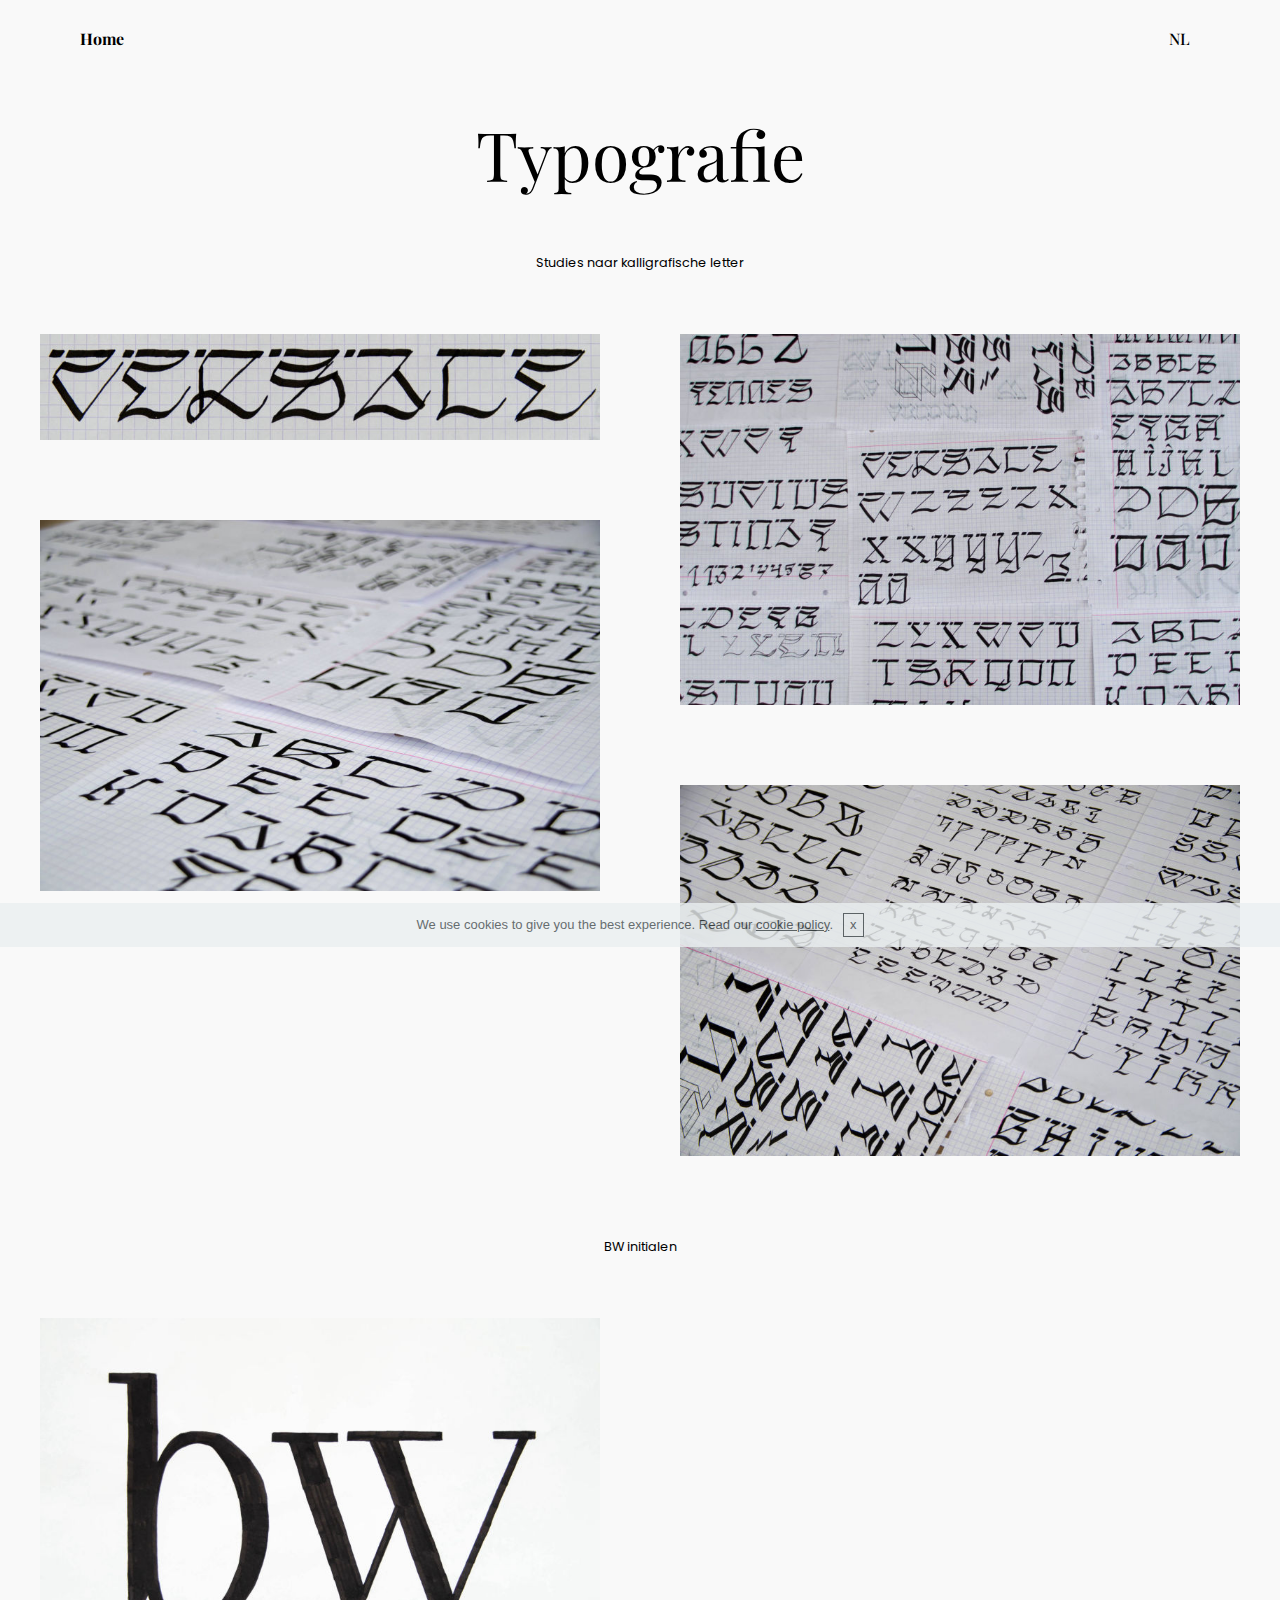
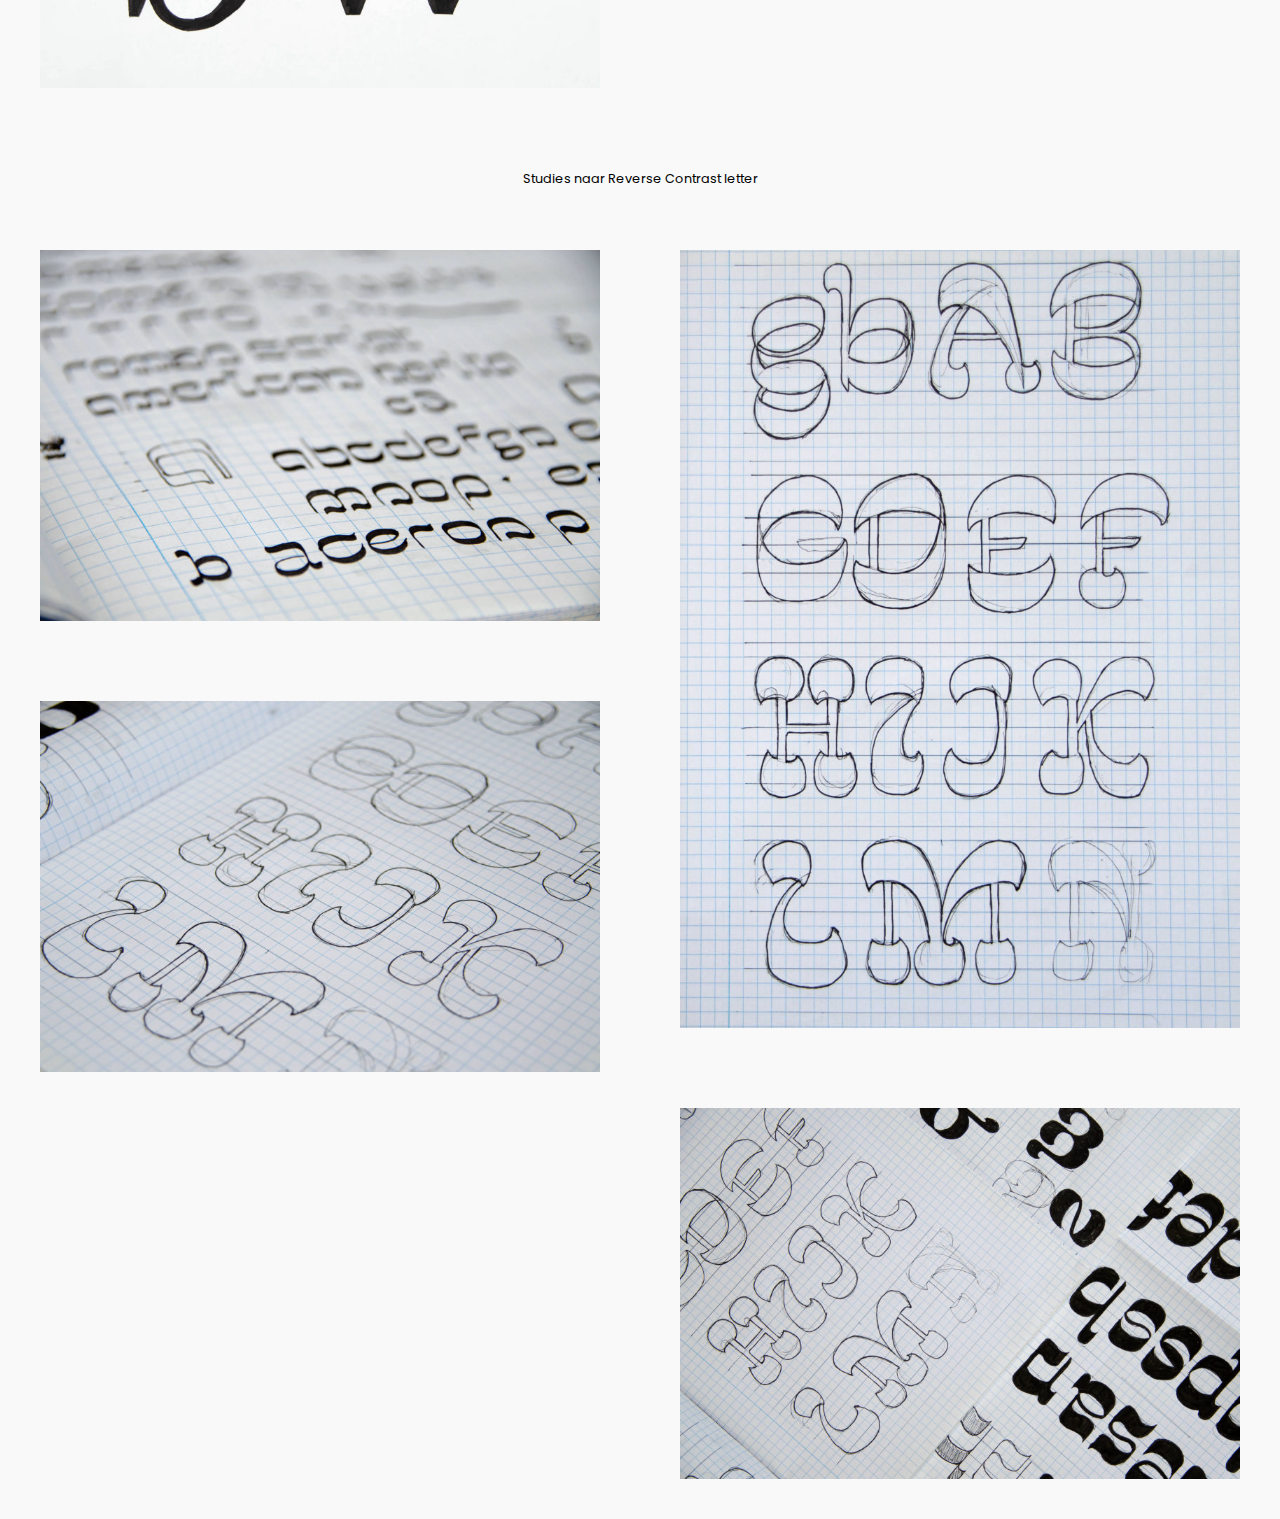
<file: page2.html>
<!DOCTYPE html>
<html >
<head>
  <!-- Site made with Mobirise Website Builder v4.8.1, https://mobirise.com -->
  <meta charset="UTF-8">
  <meta http-equiv="X-UA-Compatible" content="IE=edge">
  <meta name="generator" content="Mobirise v4.8.1, mobirise.com">
  <meta name="viewport" content="width=device-width, initial-scale=1, minimum-scale=1">
  <link rel="shortcut icon" href="assets/images/logo2.png" type="image/x-icon">
  <meta name="description" content="Site Builder Description">
  <title>Typografie</title>
  <link rel="stylesheet" href="assets/web/assets/mobirise-icons/mobirise-icons.css">
  <link rel="stylesheet" href="assets/tether/tether.min.css">
  <link rel="stylesheet" href="assets/soundcloud-plugin/style.css">
  <link rel="stylesheet" href="assets/bootstrap/css/bootstrap.min.css">
  <link rel="stylesheet" href="assets/bootstrap/css/bootstrap-grid.min.css">
  <link rel="stylesheet" href="assets/bootstrap/css/bootstrap-reboot.min.css">
  <link rel="stylesheet" href="assets/dropdown/css/style.css">
  <link rel="stylesheet" href="assets/theme/css/style.css">
  <link rel="stylesheet" href="assets/gallery/style.css">
  <link href="assets/fonts/style.css" rel="stylesheet">
  <link rel="stylesheet" href="assets/mobirise/css/mbr-additional.css" type="text/css">
  
  
  
</head>
<body>

<!-- Google Analytics -->
<!-- Global site tag (gtag.js) - Google Analytics -->
<script async src="https://www.googletagmanager.com/gtag/js?id=UA-123729037-1"></script>
<script>
  window.dataLayer = window.dataLayer || [];
  function gtag(){dataLayer.push(arguments);}
  gtag('js', new Date());

  gtag('config', 'UA-123729037-1');
</script>

<!-- /Google Analytics -->


  <section class="menu cid-r0NFrvLnpI" once="menu" id="menu2-v">

    

    <nav class="navbar navbar-expand beta-menu navbar-dropdown align-items-center navbar-fixed-top navbar-toggleable-sm">
        <button class="navbar-toggler navbar-toggler-right" type="button" data-toggle="collapse" data-target="#navbarSupportedContent" aria-controls="navbarSupportedContent" aria-expanded="false" aria-label="Toggle navigation">
            <div class="hamburger">
                <span></span>
                <span></span>
                <span></span>
                <span></span>
            </div>
        </button>
        <div class="menu-logo">
            <div class="navbar-brand">
                
                <span class="navbar-caption-wrap"><a class="navbar-caption text-black display-7" href="index.html">
                        Home</a></span>
            </div>
        </div>
        <div class="collapse navbar-collapse" id="navbarSupportedContent">
            <ul class="navbar-nav nav-dropdown nav-right" data-app-modern-menu="true"><li class="nav-item">
                    <a class="nav-link link text-black display-7" href="https://therealbriekvandewalle.github.io/">
                        NL</a>
                </li></ul>
            
        </div>
    </nav>
</section>

<section class="engine"><a href="https://mobiri.se/c">site builder</a></section><section class="mbr-section content5 cid-r1t1q5312h" id="content5-1r">

    

    

    <div class="container">
        <div class="media-container-row">
            <div class="title col-12 col-md-8">
                <h2 class="align-center mbr-bold mbr-white pb-3 mbr-fonts-style display-1"><span style="font-weight: normal;">Typografie</span></h2>
                
                
                
            </div>
        </div>
    </div>
</section>

<section class="mbr-section content5 cid-r1rzKE95Su" id="content5-y">

    

    

    <div class="container">
        <div class="media-container-row">
            <div class="title col-12 col-md-8">
                <h2 class="align-center mbr-bold mbr-white pb-3 mbr-fonts-style display-5"><span style="font-weight: normal;">Studies naar kalligrafische letter</span></h2>
                
                
                
            </div>
        </div>
    </div>
</section>

<section class="mbr-gallery mbr-slider-carousel cid-r1rzKZwVy4" id="gallery3-z">

    

    <div>
        <div><!-- Filter --><!-- Gallery --><div class="mbr-gallery-row"><div class="mbr-gallery-layout-default"><div><div><div class="mbr-gallery-item mbr-gallery-item--p5" data-video-url="false" data-tags="Bewegende"><div href="#lb-gallery3-z" data-slide-to="0" data-toggle="modal"><img src="assets/images/typokalli3voormobirise-2000x381-800x152.jpg" alt="" title=""><span class="icon-focus"></span></div></div><div class="mbr-gallery-item mbr-gallery-item--p5" data-video-url="false" data-tags="Bewegende"><div href="#lb-gallery3-z" data-slide-to="1" data-toggle="modal"><img src="assets/images/typokalli1voormobirise-2000x1325-800x530.jpg" alt="" title=""><span class="icon-focus"></span></div></div><div class="mbr-gallery-item mbr-gallery-item--p5" data-video-url="false" data-tags="Bewegende"><div href="#lb-gallery3-z" data-slide-to="2" data-toggle="modal"><img src="assets/images/typokalli2voormobirise-2000x1325-800x530.jpg" alt="" title=""><span class="icon-focus"></span></div></div><div class="mbr-gallery-item mbr-gallery-item--p5" data-video-url="false" data-tags="Bewegende"><div href="#lb-gallery3-z" data-slide-to="3" data-toggle="modal"><img src="assets/images/typokalli4voormobirise-2000x1325-800x530.jpg" alt="" title=""><span class="icon-focus"></span></div></div></div></div><div class="clearfix"></div></div></div><!-- Lightbox --><div data-app-prevent-settings="" class="mbr-slider modal fade carousel slide" tabindex="-1" data-keyboard="true" data-interval="false" id="lb-gallery3-z"><div class="modal-dialog"><div class="modal-content"><div class="modal-body"><div class="carousel-inner"><div class="carousel-item"><img src="assets/images/typokalli3voormobirise-2000x381.jpg" alt="" title=""></div><div class="carousel-item"><img src="assets/images/typokalli1voormobirise-2000x1325.jpg" alt="" title=""></div><div class="carousel-item"><img src="assets/images/typokalli2voormobirise-2000x1325.jpg" alt="" title=""></div><div class="carousel-item active"><img src="assets/images/typokalli4voormobirise-2000x1325.jpg" alt="" title=""></div></div><a class="carousel-control carousel-control-prev" role="button" data-slide="prev" href="#lb-gallery3-z"><span class="mbri-left mbr-iconfont" aria-hidden="true"></span><span class="sr-only">Previous</span></a><a class="carousel-control carousel-control-next" role="button" data-slide="next" href="#lb-gallery3-z"><span class="mbri-right mbr-iconfont" aria-hidden="true"></span><span class="sr-only">Next</span></a><a class="close" href="#" role="button" data-dismiss="modal"><span class="sr-only">Close</span></a></div></div></div></div></div>
    </div>

</section>

<section class="mbr-section content5 cid-r1rt2EtSDN" id="content5-w">

    

    

    <div class="container">
        <div class="media-container-row">
            <div class="title col-12 col-md-8">
                <h2 class="align-center mbr-bold mbr-white pb-3 mbr-fonts-style display-5"><span style="font-weight: normal;">BW initialen</span></h2>
                
                
                
            </div>
        </div>
    </div>
</section>

<section class="mbr-gallery mbr-slider-carousel cid-r1rt2Z9bOs" id="gallery3-x">

    

    <div>
        <div><!-- Filter --><!-- Gallery --><div class="mbr-gallery-row"><div class="mbr-gallery-layout-default"><div><div><div class="mbr-gallery-item mbr-gallery-item--p5" data-video-url="false" data-tags="Bewegende"><div href="#lb-gallery3-x" data-slide-to="0" data-toggle="modal"><img src="assets/images/typoinitialsvoormobirise-2000x1323-800x529.jpg" alt="" title=""><span class="icon-focus"></span></div></div></div></div><div class="clearfix"></div></div></div><!-- Lightbox --><div data-app-prevent-settings="" class="mbr-slider modal fade carousel slide" tabindex="-1" data-keyboard="true" data-interval="false" id="lb-gallery3-x"><div class="modal-dialog"><div class="modal-content"><div class="modal-body"><div class="carousel-inner"><div class="carousel-item active"><img src="assets/images/typoinitialsvoormobirise-2000x1323.jpg" alt="" title=""></div></div><a class="carousel-control carousel-control-prev" role="button" data-slide="prev" href="#lb-gallery3-x"><span class="mbri-left mbr-iconfont" aria-hidden="true"></span><span class="sr-only">Previous</span></a><a class="carousel-control carousel-control-next" role="button" data-slide="next" href="#lb-gallery3-x"><span class="mbri-right mbr-iconfont" aria-hidden="true"></span><span class="sr-only">Next</span></a><a class="close" href="#" role="button" data-dismiss="modal"><span class="sr-only">Close</span></a></div></div></div></div></div>
    </div>

</section>

<section class="mbr-section content5 cid-r1rDiYQEXX" id="content5-10">

    

    

    <div class="container">
        <div class="media-container-row">
            <div class="title col-12 col-md-8">
                <h2 class="align-center mbr-bold mbr-white pb-3 mbr-fonts-style display-5"><span style="font-weight: normal;">Studies naar Reverse Contrast letter</span></h2>
                
                
                
            </div>
        </div>
    </div>
</section>

<section class="mbr-gallery mbr-slider-carousel cid-r1rDjeXGXQ" id="gallery3-11">

    

    <div>
        <div><!-- Filter --><!-- Gallery --><div class="mbr-gallery-row"><div class="mbr-gallery-layout-default"><div><div><div class="mbr-gallery-item mbr-gallery-item--p5" data-video-url="false" data-tags="Bewegende"><div href="#lb-gallery3-11" data-slide-to="0" data-toggle="modal"><img src="assets/images/typorc2voormobirise-2000x1325-800x530.jpg" alt="" title=""><span class="icon-focus"></span></div></div><div class="mbr-gallery-item mbr-gallery-item--p5" data-video-url="false" data-tags="Bewegende"><div href="#lb-gallery3-11" data-slide-to="1" data-toggle="modal"><img src="assets/images/typorc1voormobirise-2000x2781-800x1112.jpg" alt="" title=""><span class="icon-focus"></span></div></div><div class="mbr-gallery-item mbr-gallery-item--p5" data-video-url="false" data-tags="Bewegende"><div href="#lb-gallery3-11" data-slide-to="2" data-toggle="modal"><img src="assets/images/typorc3voormobirise-2000x1325-800x530.jpg" alt="" title=""><span class="icon-focus"></span></div></div><div class="mbr-gallery-item mbr-gallery-item--p5" data-video-url="false" data-tags="Bewegende"><div href="#lb-gallery3-11" data-slide-to="3" data-toggle="modal"><img src="assets/images/typorc4voormobirise-2000x1325-800x530.jpg" alt="" title=""><span class="icon-focus"></span></div></div></div></div><div class="clearfix"></div></div></div><!-- Lightbox --><div data-app-prevent-settings="" class="mbr-slider modal fade carousel slide" tabindex="-1" data-keyboard="true" data-interval="false" id="lb-gallery3-11"><div class="modal-dialog"><div class="modal-content"><div class="modal-body"><div class="carousel-inner"><div class="carousel-item"><img src="assets/images/typorc2voormobirise-2000x1325.jpg" alt="" title=""></div><div class="carousel-item"><img src="assets/images/typorc1voormobirise-2000x2781.jpg" alt="" title=""></div><div class="carousel-item"><img src="assets/images/typorc3voormobirise-2000x1325.jpg" alt="" title=""></div><div class="carousel-item active"><img src="assets/images/typorc4voormobirise-2000x1325.jpg" alt="" title=""></div></div><a class="carousel-control carousel-control-prev" role="button" data-slide="prev" href="#lb-gallery3-11"><span class="mbri-left mbr-iconfont" aria-hidden="true"></span><span class="sr-only">Previous</span></a><a class="carousel-control carousel-control-next" role="button" data-slide="next" href="#lb-gallery3-11"><span class="mbri-right mbr-iconfont" aria-hidden="true"></span><span class="sr-only">Next</span></a><a class="close" href="#" role="button" data-dismiss="modal"><span class="sr-only">Close</span></a></div></div></div></div></div>
    </div>

</section>


  <script src="assets/web/assets/jquery/jquery.min.js"></script>
  <script src="assets/popper/popper.min.js"></script>
  <script src="assets/tether/tether.min.js"></script>
  <script src="assets/bootstrap/js/bootstrap.min.js"></script>
  <script src="assets/masonry/masonry.pkgd.min.js"></script>
  <script src="assets/imagesloaded/imagesloaded.pkgd.min.js"></script>
  <script src="assets/cookies-alert-plugin/cookies-alert-core.js"></script>
  <script src="assets/cookies-alert-plugin/cookies-alert-script.js"></script>
  <script src="assets/touchswipe/jquery.touch-swipe.min.js"></script>
  <script src="assets/smoothscroll/smooth-scroll.js"></script>
  <script src="assets/dropdown/js/script.min.js"></script>
  <script src="assets/vimeoplayer/jquery.mb.vimeo_player.js"></script>
  <script src="assets/bootstrapcarouselswipe/bootstrap-carousel-swipe.js"></script>
  <script src="assets/theme/js/script.js"></script>
  <script src="assets/slidervideo/script.js"></script>
  <script src="assets/gallery/player.min.js"></script>
  <script src="assets/gallery/script.js"></script>
  
  
<input name="cookieData" type="hidden" data-cookie-text="We use cookies to give you the best experience. Read our <a href='privacy.html'>cookie policy</a>.">
  </body>
</html>
</file>
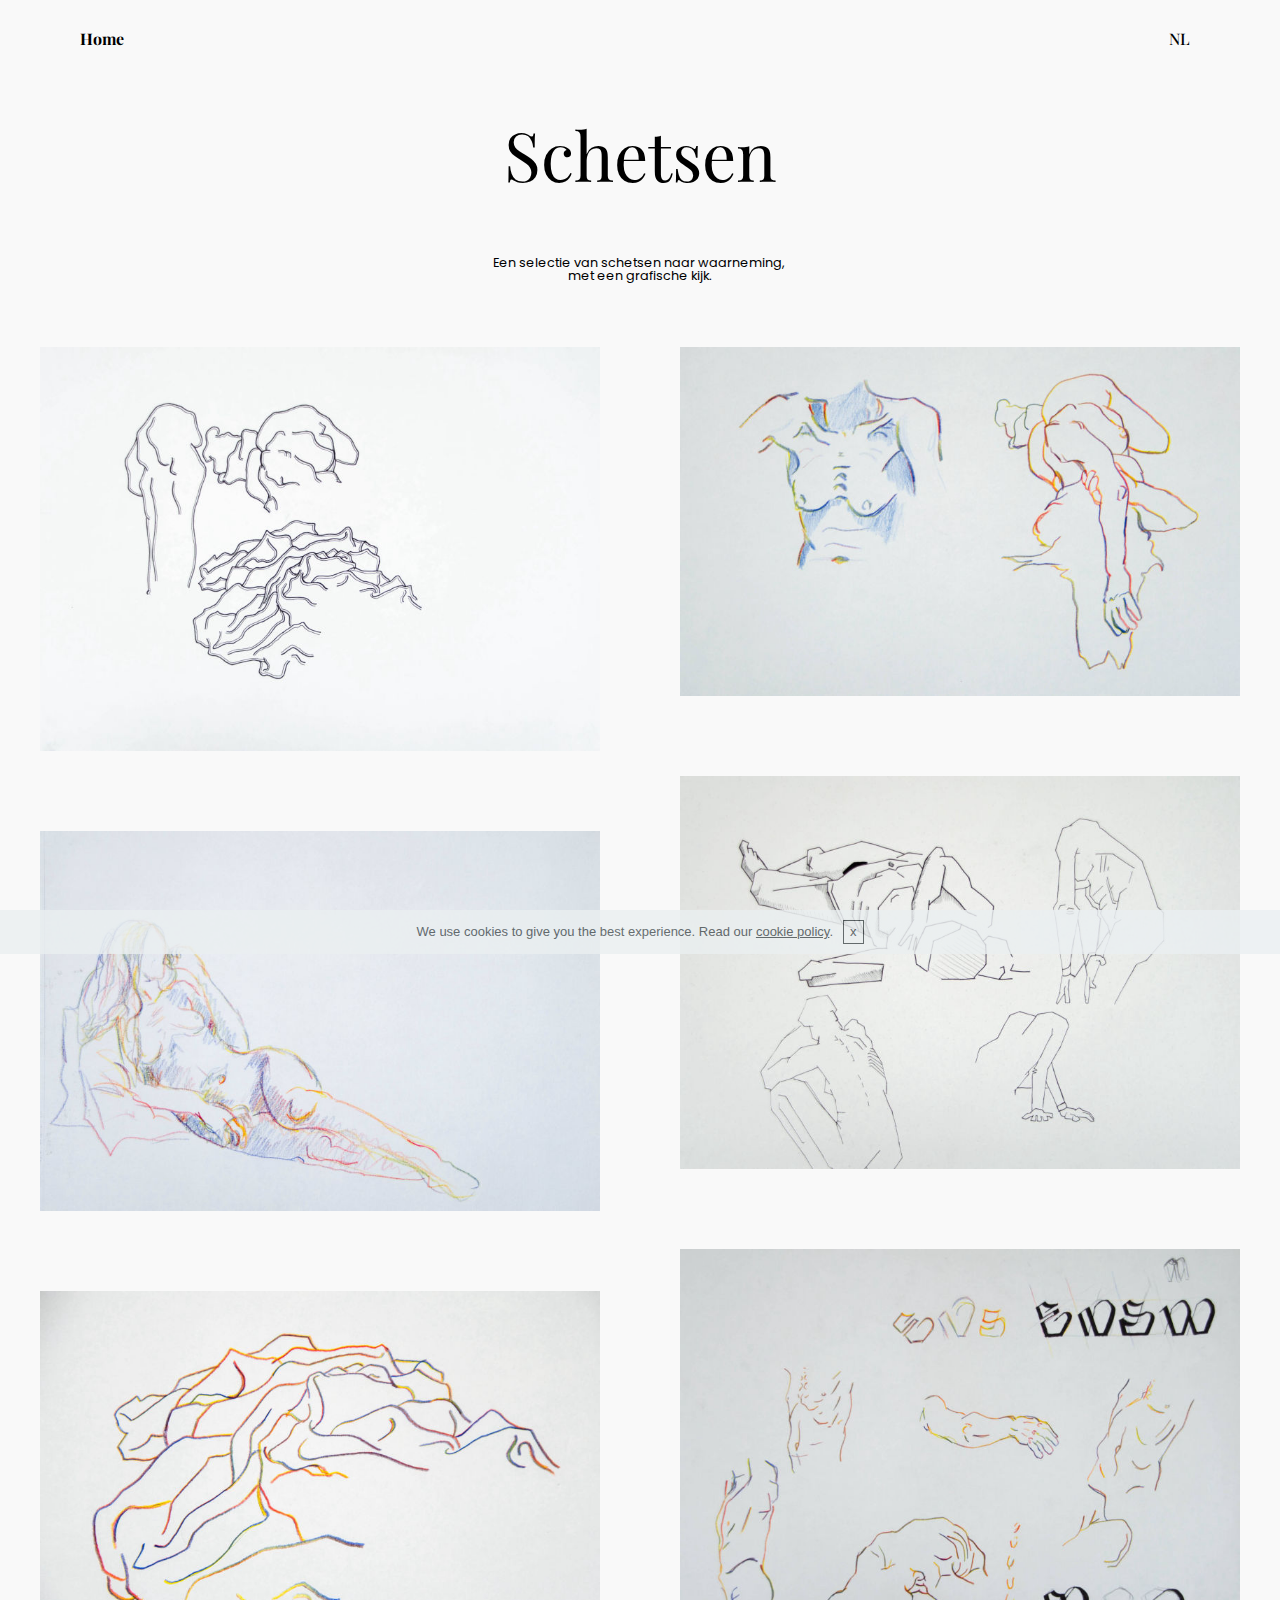
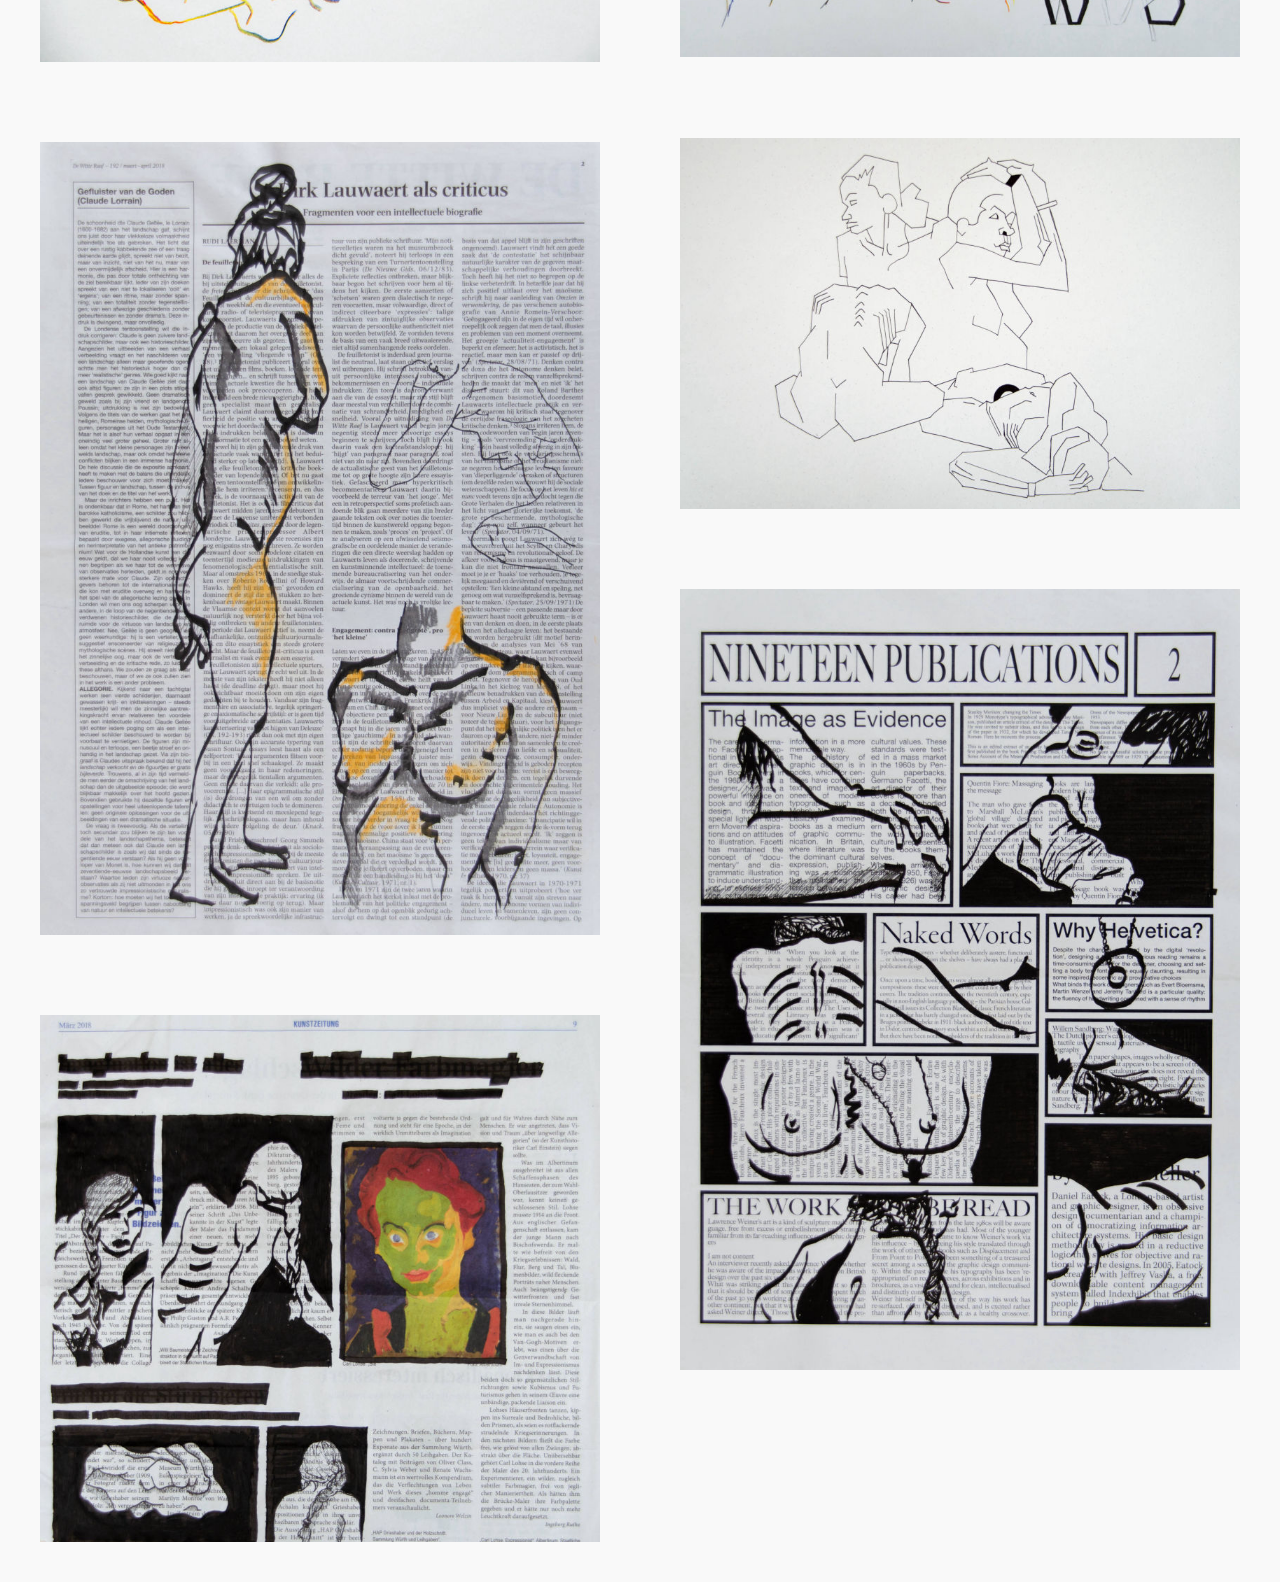
<file: page3.html>
<!DOCTYPE html>
<html >
<head>
  <!-- Site made with Mobirise Website Builder v4.8.1, https://mobirise.com -->
  <meta charset="UTF-8">
  <meta http-equiv="X-UA-Compatible" content="IE=edge">
  <meta name="generator" content="Mobirise v4.8.1, mobirise.com">
  <meta name="viewport" content="width=device-width, initial-scale=1, minimum-scale=1">
  <link rel="shortcut icon" href="assets/images/logo2.png" type="image/x-icon">
  <meta name="description" content="Web Site Creator Description">
  <title>Schetsen</title>
  <link rel="stylesheet" href="assets/web/assets/mobirise-icons/mobirise-icons.css">
  <link rel="stylesheet" href="assets/tether/tether.min.css">
  <link rel="stylesheet" href="assets/soundcloud-plugin/style.css">
  <link rel="stylesheet" href="assets/bootstrap/css/bootstrap.min.css">
  <link rel="stylesheet" href="assets/bootstrap/css/bootstrap-grid.min.css">
  <link rel="stylesheet" href="assets/bootstrap/css/bootstrap-reboot.min.css">
  <link rel="stylesheet" href="assets/dropdown/css/style.css">
  <link rel="stylesheet" href="assets/theme/css/style.css">
  <link rel="stylesheet" href="assets/gallery/style.css">
  <link href="assets/fonts/style.css" rel="stylesheet">
  <link rel="stylesheet" href="assets/mobirise/css/mbr-additional.css" type="text/css">
  
  
  
</head>
<body>

<!-- Google Analytics -->
<!-- Global site tag (gtag.js) - Google Analytics -->
<script async src="https://www.googletagmanager.com/gtag/js?id=UA-123729037-1"></script>
<script>
  window.dataLayer = window.dataLayer || [];
  function gtag(){dataLayer.push(arguments);}
  gtag('js', new Date());

  gtag('config', 'UA-123729037-1');
</script>

<!-- /Google Analytics -->


  <section class="menu cid-r0NFrvLnpI" once="menu" id="menu2-12">

    

    <nav class="navbar navbar-expand beta-menu navbar-dropdown align-items-center navbar-fixed-top navbar-toggleable-sm">
        <button class="navbar-toggler navbar-toggler-right" type="button" data-toggle="collapse" data-target="#navbarSupportedContent" aria-controls="navbarSupportedContent" aria-expanded="false" aria-label="Toggle navigation">
            <div class="hamburger">
                <span></span>
                <span></span>
                <span></span>
                <span></span>
            </div>
        </button>
        <div class="menu-logo">
            <div class="navbar-brand">
                
                <span class="navbar-caption-wrap"><a class="navbar-caption text-black display-7" href="index.html">
                        Home</a></span>
            </div>
        </div>
        <div class="collapse navbar-collapse" id="navbarSupportedContent">
            <ul class="navbar-nav nav-dropdown nav-right" data-app-modern-menu="true"><li class="nav-item">
                    <a class="nav-link link text-black display-7" href="https://therealbriekvandewalle.github.io/">
                        NL</a>
                </li></ul>
            
        </div>
    </nav>
</section>

<section class="engine"><a href="https://mobiri.se/h">create your own web page for free</a></section><section class="mbr-section content5 cid-r1t1YVvIBN" id="content5-1s">

    

    

    <div class="container">
        <div class="media-container-row">
            <div class="title col-12 col-md-8">
                <h2 class="align-center mbr-bold mbr-white pb-3 mbr-fonts-style display-1"><span style="font-weight: normal;">Schetsen</span></h2>
                
                
                
            </div>
        </div>
    </div>
</section>

<section class="mbr-section content5 cid-r1t22XCbNE" id="content5-1t">

    

    

    <div class="container">
        <div class="media-container-row">
            <div class="title col-12 col-md-8">
                <h2 class="align-center mbr-bold mbr-white pb-3 mbr-fonts-style display-5"><span style="font-weight: normal;">Een selectie van schetsen naar waarneming,&nbsp;</span><br><span style="font-weight: normal;">met een grafische kijk.</span></h2>
                
                
                
            </div>
        </div>
    </div>
</section>

<section class="mbr-gallery mbr-slider-carousel cid-r1sj0FXOvh" id="gallery3-1g">

    

    <div>
        <div><!-- Filter --><!-- Gallery --><div class="mbr-gallery-row"><div class="mbr-gallery-layout-default"><div><div><div class="mbr-gallery-item mbr-gallery-item--p5" data-video-url="false" data-tags="Bewegende"><div href="#lb-gallery3-1g" data-slide-to="0" data-toggle="modal"><img src="assets/images/schets1voormobirise-2000x1444-800x578.jpg" alt="" title=""><span class="icon-focus"></span></div></div><div class="mbr-gallery-item mbr-gallery-item--p5" data-video-url="false" data-tags="Bewegende"><div href="#lb-gallery3-1g" data-slide-to="1" data-toggle="modal"><img src="assets/images/schets3voormobirise-2000x1247-800x499.jpg" alt="" title=""><span class="icon-focus"></span></div></div><div class="mbr-gallery-item mbr-gallery-item--p5" data-video-url="false" data-tags="Bewegende"><div href="#lb-gallery3-1g" data-slide-to="2" data-toggle="modal"><img src="assets/images/schets4voormobirise-2000x1404-800x562.jpg" alt="" title=""><span class="icon-focus"></span></div></div><div class="mbr-gallery-item mbr-gallery-item--p5" data-video-url="false" data-tags="Bewegende"><div href="#lb-gallery3-1g" data-slide-to="3" data-toggle="modal"><img src="assets/images/schets5voormobirise-2000x1358-800x543.jpg" alt="" title=""><span class="icon-focus"></span></div></div><div class="mbr-gallery-item mbr-gallery-item--p5" data-video-url="false" data-tags="Bewegende"><div href="#lb-gallery3-1g" data-slide-to="4" data-toggle="modal"><img src="assets/images/schets6voormobirise-2000x1461-800x584.jpg" alt="" title=""><span class="icon-focus"></span></div></div><div class="mbr-gallery-item mbr-gallery-item--p5" data-video-url="false" data-tags="Bewegende"><div href="#lb-gallery3-1g" data-slide-to="5" data-toggle="modal"><img src="assets/images/schets7voormobirise-2000x1325-800x530.jpg" alt="" title=""><span class="icon-focus"></span></div></div><div class="mbr-gallery-item mbr-gallery-item--p5" data-video-url="false" data-tags="Bewegende"><div href="#lb-gallery3-1g" data-slide-to="6" data-toggle="modal"><img src="assets/images/schets8voormobirise-2000x1325-800x530.jpg" alt="" title=""><span class="icon-focus"></span></div></div><div class="mbr-gallery-item mbr-gallery-item--p5" data-video-url="false" data-tags="Bewegende"><div href="#lb-gallery3-1g" data-slide-to="7" data-toggle="modal"><img src="assets/images/schets9voormobirise-2000x2832-800x1133.jpg" alt="" title=""><span class="icon-focus"></span></div></div><div class="mbr-gallery-item mbr-gallery-item--p5" data-video-url="false" data-tags="Bewegende"><div href="#lb-gallery3-1g" data-slide-to="8" data-toggle="modal"><img src="assets/images/schets10voormobirise-2000x2789-800x1116.jpg" alt="" title=""><span class="icon-focus"></span></div></div><div class="mbr-gallery-item mbr-gallery-item--p5" data-video-url="false" data-tags="Bewegende"><div href="#lb-gallery3-1g" data-slide-to="9" data-toggle="modal"><img src="assets/images/schets11voormobirise-2000x1882-800x753.jpg" alt="" title=""><span class="icon-focus"></span></div></div></div></div><div class="clearfix"></div></div></div><!-- Lightbox --><div data-app-prevent-settings="" class="mbr-slider modal fade carousel slide" tabindex="-1" data-keyboard="true" data-interval="false" id="lb-gallery3-1g"><div class="modal-dialog"><div class="modal-content"><div class="modal-body"><div class="carousel-inner"><div class="carousel-item"><img src="assets/images/schets1voormobirise-2000x1444.jpg" alt="" title=""></div><div class="carousel-item"><img src="assets/images/schets3voormobirise-2000x1247.jpg" alt="" title=""></div><div class="carousel-item"><img src="assets/images/schets4voormobirise-2000x1404.jpg" alt="" title=""></div><div class="carousel-item"><img src="assets/images/schets5voormobirise-2000x1358.jpg" alt="" title=""></div><div class="carousel-item"><img src="assets/images/schets6voormobirise-2000x1461.jpg" alt="" title=""></div><div class="carousel-item"><img src="assets/images/schets7voormobirise-2000x1325.jpg" alt="" title=""></div><div class="carousel-item"><img src="assets/images/schets8voormobirise-2000x1325.jpg" alt="" title=""></div><div class="carousel-item"><img src="assets/images/schets9voormobirise-2000x2832.jpg" alt="" title=""></div><div class="carousel-item"><img src="assets/images/schets10voormobirise-2000x2789.jpg" alt="" title=""></div><div class="carousel-item active"><img src="assets/images/schets11voormobirise-2000x1882.jpg" alt="" title=""></div></div><a class="carousel-control carousel-control-prev" role="button" data-slide="prev" href="#lb-gallery3-1g"><span class="mbri-left mbr-iconfont" aria-hidden="true"></span><span class="sr-only">Previous</span></a><a class="carousel-control carousel-control-next" role="button" data-slide="next" href="#lb-gallery3-1g"><span class="mbri-right mbr-iconfont" aria-hidden="true"></span><span class="sr-only">Next</span></a><a class="close" href="#" role="button" data-dismiss="modal"><span class="sr-only">Close</span></a></div></div></div></div></div>
    </div>

</section>


  <script src="assets/web/assets/jquery/jquery.min.js"></script>
  <script src="assets/popper/popper.min.js"></script>
  <script src="assets/tether/tether.min.js"></script>
  <script src="assets/bootstrap/js/bootstrap.min.js"></script>
  <script src="assets/dropdown/js/script.min.js"></script>
  <script src="assets/cookies-alert-plugin/cookies-alert-core.js"></script>
  <script src="assets/cookies-alert-plugin/cookies-alert-script.js"></script>
  <script src="assets/vimeoplayer/jquery.mb.vimeo_player.js"></script>
  <script src="assets/smoothscroll/smooth-scroll.js"></script>
  <script src="assets/masonry/masonry.pkgd.min.js"></script>
  <script src="assets/imagesloaded/imagesloaded.pkgd.min.js"></script>
  <script src="assets/bootstrapcarouselswipe/bootstrap-carousel-swipe.js"></script>
  <script src="assets/touchswipe/jquery.touch-swipe.min.js"></script>
  <script src="assets/theme/js/script.js"></script>
  <script src="assets/gallery/player.min.js"></script>
  <script src="assets/gallery/script.js"></script>
  <script src="assets/slidervideo/script.js"></script>
  
  
<input name="cookieData" type="hidden" data-cookie-text="We use cookies to give you the best experience. Read our <a href='privacy.html'>cookie policy</a>.">
  </body>
</html>
</file>
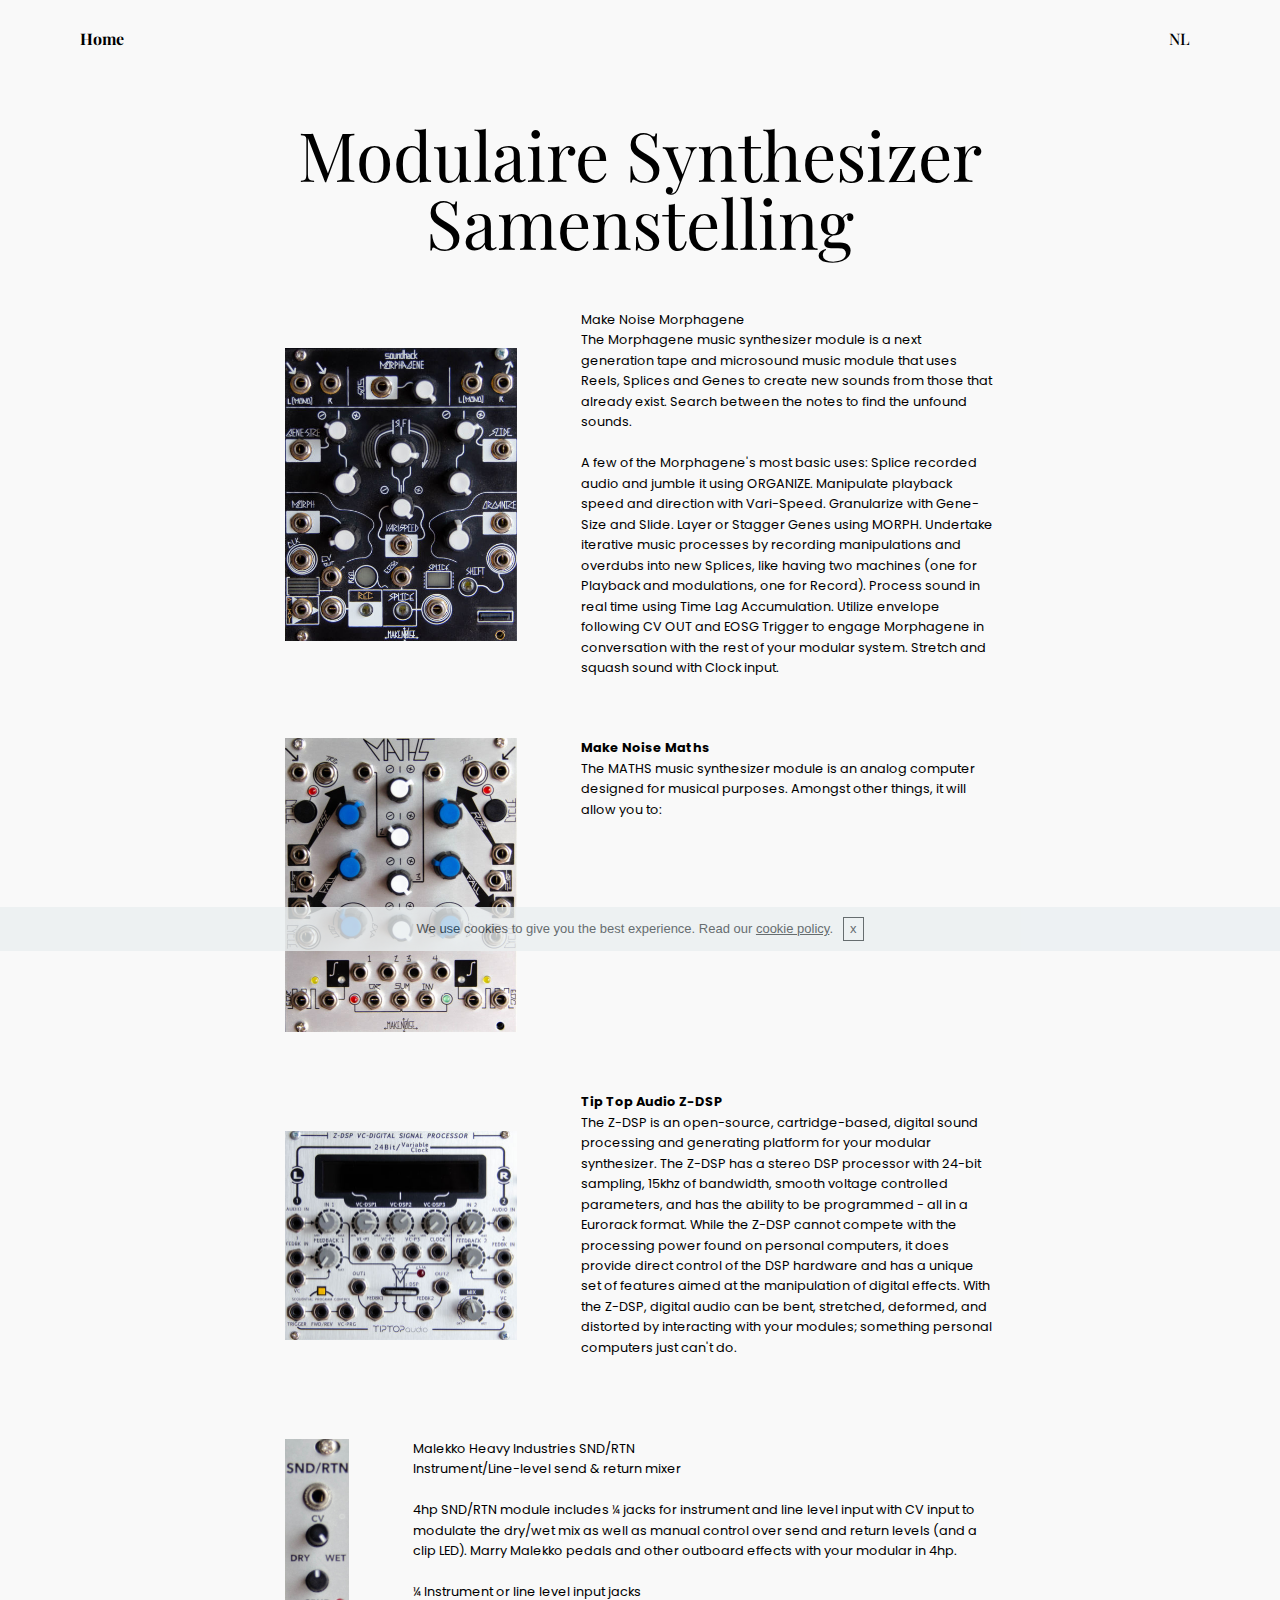
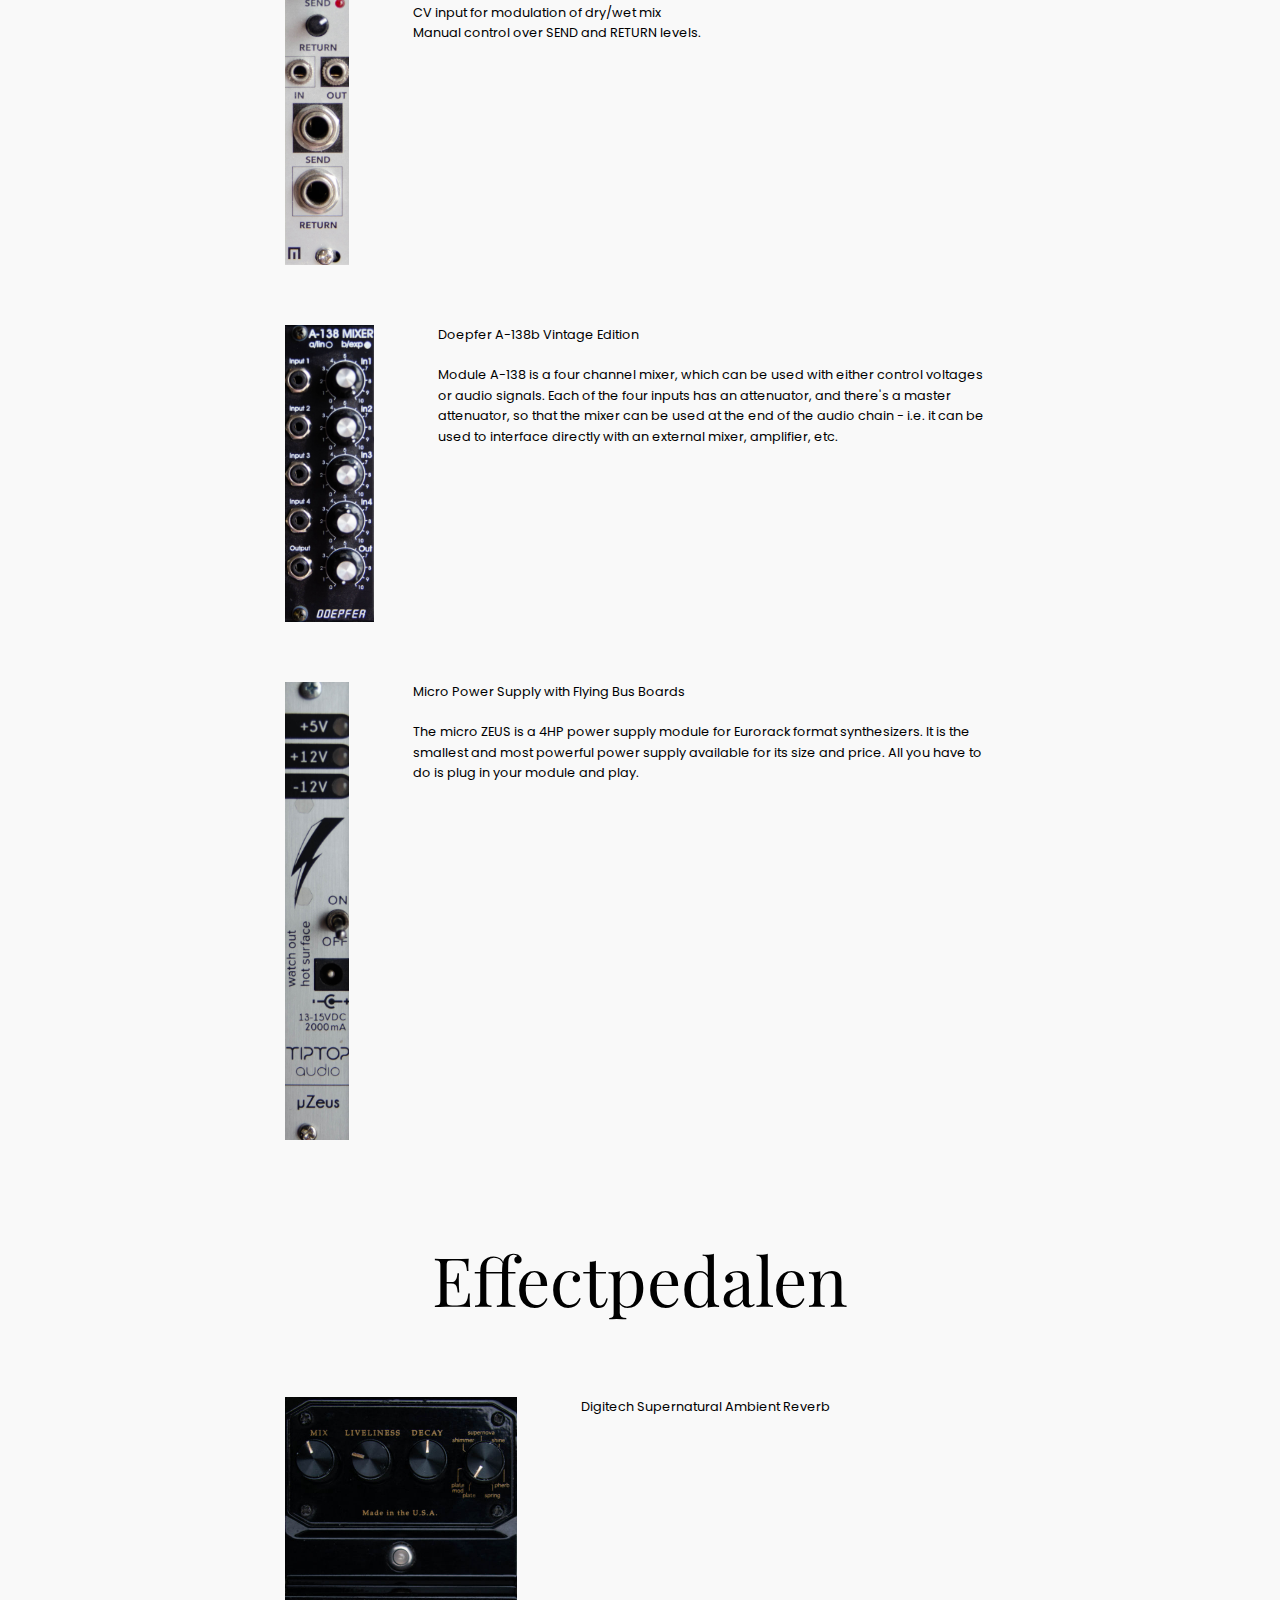
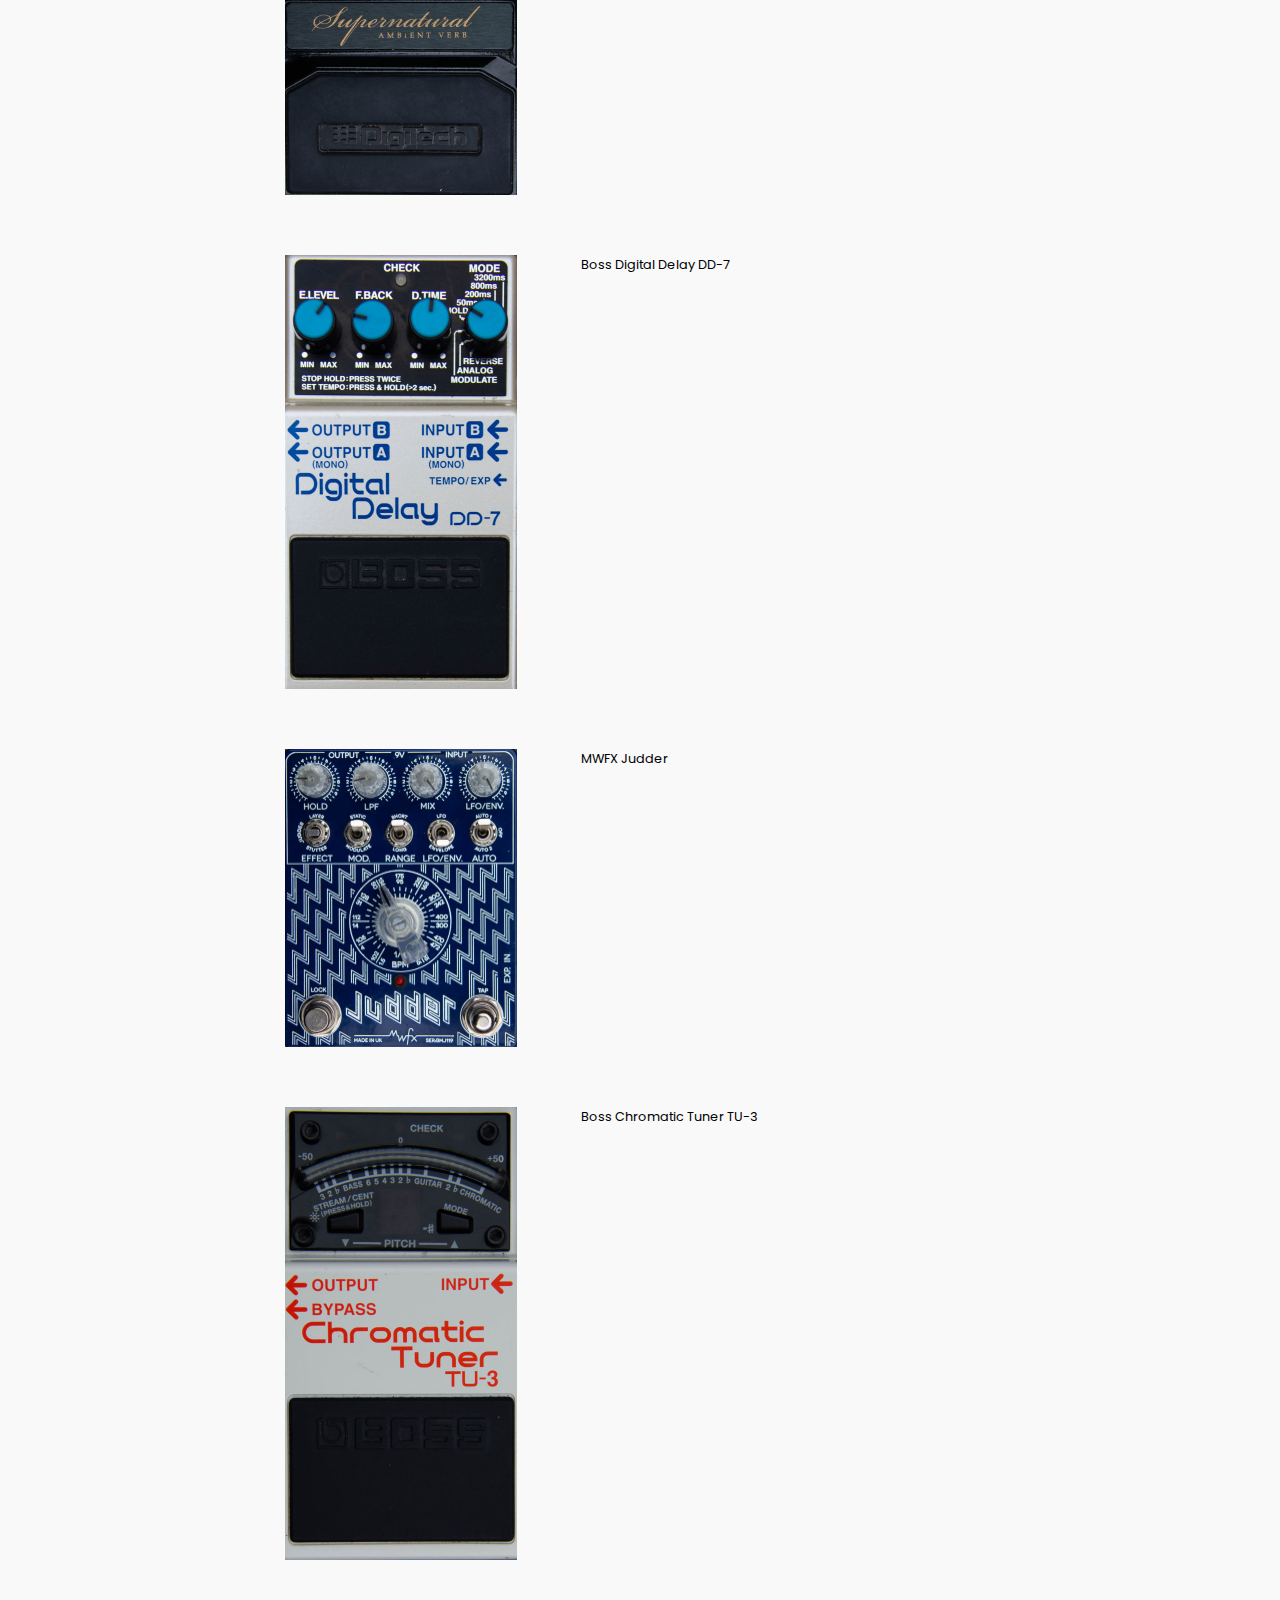
<file: page4.html>
<!DOCTYPE html>
<html >
<head>
  <!-- Site made with Mobirise Website Builder v4.8.1, https://mobirise.com -->
  <meta charset="UTF-8">
  <meta http-equiv="X-UA-Compatible" content="IE=edge">
  <meta name="generator" content="Mobirise v4.8.1, mobirise.com">
  <meta name="viewport" content="width=device-width, initial-scale=1, minimum-scale=1">
  <link rel="shortcut icon" href="assets/images/logo2.png" type="image/x-icon">
  <meta name="description" content="Web Builder Description">
  <title>Muziek</title>
  <link rel="stylesheet" href="assets/web/assets/mobirise-icons/mobirise-icons.css">
  <link rel="stylesheet" href="assets/tether/tether.min.css">
  <link rel="stylesheet" href="assets/bootstrap/css/bootstrap.min.css">
  <link rel="stylesheet" href="assets/bootstrap/css/bootstrap-grid.min.css">
  <link rel="stylesheet" href="assets/bootstrap/css/bootstrap-reboot.min.css">
  <link rel="stylesheet" href="assets/soundcloud-plugin/style.css">
  <link rel="stylesheet" href="assets/dropdown/css/style.css">
  <link rel="stylesheet" href="assets/theme/css/style.css">
  <link href="assets/fonts/style.css" rel="stylesheet">
  <link rel="stylesheet" href="assets/mobirise/css/mbr-additional.css" type="text/css">
  
  
  
</head>
<body>

<!-- Google Analytics -->
<!-- Global site tag (gtag.js) - Google Analytics -->
<script async src="https://www.googletagmanager.com/gtag/js?id=UA-123729037-1"></script>
<script>
  window.dataLayer = window.dataLayer || [];
  function gtag(){dataLayer.push(arguments);}
  gtag('js', new Date());

  gtag('config', 'UA-123729037-1');
</script>

<!-- /Google Analytics -->


  <section class="menu cid-r0NFrvLnpI" once="menu" id="menu2-13">

    

    <nav class="navbar navbar-expand beta-menu navbar-dropdown align-items-center navbar-fixed-top navbar-toggleable-sm">
        <button class="navbar-toggler navbar-toggler-right" type="button" data-toggle="collapse" data-target="#navbarSupportedContent" aria-controls="navbarSupportedContent" aria-expanded="false" aria-label="Toggle navigation">
            <div class="hamburger">
                <span></span>
                <span></span>
                <span></span>
                <span></span>
            </div>
        </button>
        <div class="menu-logo">
            <div class="navbar-brand">
                
                <span class="navbar-caption-wrap"><a class="navbar-caption text-black display-7" href="index.html">
                        Home</a></span>
            </div>
        </div>
        <div class="collapse navbar-collapse" id="navbarSupportedContent">
            <ul class="navbar-nav nav-dropdown nav-right" data-app-modern-menu="true"><li class="nav-item">
                    <a class="nav-link link text-black display-7" href="https://therealbriekvandewalle.github.io/">
                        NL</a>
                </li></ul>
            
        </div>
    </nav>
</section>

<section class="engine"><a href="https://mobiri.se/n">free simple site templates</a></section><section class="mbr-section content5 cid-r1t2s4wl7M" id="content5-1u">

    

    

    <div class="container">
        <div class="media-container-row">
            <div class="title col-12 col-md-8">
                <h2 class="align-center mbr-bold mbr-white pb-3 mbr-fonts-style display-1"><span style="font-weight: normal;">Modulaire Synthesizer Samenstelling</span></h2>
                
                
                
            </div>
        </div>
    </div>
</section>

<section class="mbr-section content6 cid-r1s9VsYoVY" id="content6-16">
    
     
    
    <div class="container">
        <div class="media-container-row">
            <div class="col-12 col-md-8">
                <div class="media-container-row">
                    <div class="mbr-figure" style="width: 65%;">
                      <img src="assets/images/modular1voormobirise-436x551.jpg" alt="Mobirise" title="">  
                    </div>
                    <div class="media-content">
                        <div class="mbr-section-text">
                            <p class="mbr-text mb-0 mbr-fonts-style display-5">Make Noise Morphagene<br>The Morphagene music synthesizer module is a next generation tape and microsound music module that uses Reels, Splices and Genes to create new sounds from those that already exist. Search between the notes to find the unfound sounds.<br><br>A few of the Morphagene's most basic uses: Splice recorded audio and jumble it using ORGANIZE. Manipulate playback speed and direction with Vari-Speed. Granularize with Gene-Size and Slide. Layer or Stagger Genes using MORPH. Undertake iterative music processes by recording manipulations and overdubs into new Splices, like having two machines (one for Playback and modulations, one for Record). Process sound in real time using Time Lag Accumulation. Utilize envelope following CV OUT and EOSG Trigger to engage Morphagene in conversation with the rest of your modular system. Stretch and squash sound with Clock input.<strong><br></strong></p>
                        </div>
                    </div>
                </div>
            </div>
        </div>
    </div>
</section>

<section class="mbr-section content6 cid-r1sb8GCGLn" id="content6-18">
    
     
    
    <div class="container">
        <div class="media-container-row">
            <div class="col-12 col-md-8">
                <div class="media-container-row">
                    <div class="mbr-figure" style="width: 65%;">
                      <img src="assets/images/modular2voormobirise-464x588.jpg" alt="Mobirise" title="">  
                    </div>
                    <div class="media-content">
                        <div class="mbr-section-text">
                            <p class="mbr-text mb-0 mbr-fonts-style display-5"><strong>Make Noise Maths</strong><br>The MATHS music synthesizer module is an analog computer designed for musical purposes. Amongst other things, it will allow you to:<br><strong><br></strong></p>
                        </div>
                    </div>
                </div>
            </div>
        </div>
    </div>
</section>

<section class="mbr-section content6 cid-r1sbLZkpCO" id="content6-19">
    
     
    
    <div class="container">
        <div class="media-container-row">
            <div class="col-12 col-md-8">
                <div class="media-container-row">
                    <div class="mbr-figure" style="width: 65%;">
                      <img src="assets/images/modular3voormobirise-464x419.jpg" alt="Mobirise" title="">  
                    </div>
                    <div class="media-content">
                        <div class="mbr-section-text">
                            <p class="mbr-text mb-0 mbr-fonts-style display-5"><strong>Tip Top Audio Z-DSP</strong><br>The Z-DSP is an open-source, cartridge-based, digital sound processing and generating platform for your modular synthesizer. The Z-DSP has a stereo DSP processor with 24-bit sampling, 15khz of bandwidth, smooth voltage controlled parameters, and has the ability to be programmed - all in a Eurorack format. While the Z-DSP cannot compete with the processing power found on personal computers, it does provide direct control of the DSP hardware and has a unique set of features aimed at the manipulation of digital effects. With the Z-DSP, digital audio can be bent, stretched, deformed, and distorted by interacting with your modules; something personal computers just can't do.<br><br></p>
                        </div>
                    </div>
                </div>
            </div>
        </div>
    </div>
</section>

<section class="mbr-section content6 cid-r1scclOXRU" id="content6-1a">
    
     
    
    <div class="container">
        <div class="media-container-row">
            <div class="col-12 col-md-8">
                <div class="media-container-row">
                    <div class="mbr-figure" style="width: 20%;">
                      <img src="assets/images/modular4voormobirise-395x2630.jpg" alt="Mobirise" title="">  
                    </div>
                    <div class="media-content">
                        <div class="mbr-section-text">
                            <p class="mbr-text mb-0 mbr-fonts-style display-5">Malekko Heavy Industries SND/RTN<br>Instrument/Line-level send &amp; return mixer<br><br>4hp SND/RTN module includes ¼ jacks for instrument and line level input with CV input to modulate the dry/wet mix as well as manual control over send and return levels (and a clip LED). Marry Malekko pedals and other outboard effects with your modular in 4hp.<br><br>¼ Instrument or line level input jacks<br>CV input for modulation of dry/wet mix<br>Manual control over SEND and RETURN levels.<strong><br></strong></p>
                        </div>
                    </div>
                </div>
            </div>
        </div>
    </div>
</section>

<section class="mbr-section content6 cid-r1scGXvQ8F" id="content6-1b">
    
     
    
    <div class="container">
        <div class="media-container-row">
            <div class="col-12 col-md-8">
                <div class="media-container-row">
                    <div class="mbr-figure" style="width: 25%;">
                      <img src="assets/images/modular5voormobirise-464x1548.jpg" alt="Mobirise" title="">  
                    </div>
                    <div class="media-content">
                        <div class="mbr-section-text">
                            <p class="mbr-text mb-0 mbr-fonts-style display-5">Doepfer A-138b Vintage Edition<br><br>Module A-138 is a four channel mixer, which can be used with either control voltages or audio signals. Each of the four inputs has an attenuator, and there's a master attenuator, so that the mixer can be used at the end of the audio chain - i.e. it can be used to interface directly with an external mixer, amplifier, etc.<strong><br></strong></p>
                        </div>
                    </div>
                </div>
            </div>
        </div>
    </div>
</section>

<section class="mbr-section content6 cid-r1sd7CJUdJ" id="content6-1c">
    
     
    
    <div class="container">
        <div class="media-container-row">
            <div class="col-12 col-md-8">
                <div class="media-container-row">
                    <div class="mbr-figure" style="width: 20%;">
                      <img src="assets/images/modular6voormobirise-371x2663.jpg" alt="Mobirise" title="">  
                    </div>
                    <div class="media-content">
                        <div class="mbr-section-text">
                            <p class="mbr-text mb-0 mbr-fonts-style display-5">Micro Power Supply with Flying Bus Boards<br><br>The micro ZEUS is a 4HP power supply module for Eurorack format synthesizers. It is the smallest and most powerful power supply available for its size and price. All you have to do is plug in your module and play.<strong><br></strong></p>
                        </div>
                    </div>
                </div>
            </div>
        </div>
    </div>
</section>

<section class="mbr-section content5 cid-r1t2AlNUWq" id="content5-1v">

    

    

    <div class="container">
        <div class="media-container-row">
            <div class="title col-12 col-md-8">
                <h2 class="align-center mbr-bold mbr-white pb-3 mbr-fonts-style display-1"><span style="font-weight: normal;">Effectpedalen</span></h2>
                
                
                
            </div>
        </div>
    </div>
</section>

<section class="mbr-section content6 cid-r1sdpLdYVT" id="content6-1e">
    
     
    
    <div class="container">
        <div class="media-container-row">
            <div class="col-12 col-md-8">
                <div class="media-container-row">
                    <div class="mbr-figure" style="width: 65%;">
                      <img src="assets/images/pedaal3voormobirise-464x796.jpg" alt="Mobirise" title="">  
                    </div>
                    <div class="media-content">
                        <div class="mbr-section-text">
                            <p class="mbr-text mb-0 mbr-fonts-style display-5">Digitech Supernatural Ambient Reverb</p>
                        </div>
                    </div>
                </div>
            </div>
        </div>
    </div>
</section>

<section class="mbr-section content6 cid-r1swlmnyWU" id="content6-1j">
    
     
    
    <div class="container">
        <div class="media-container-row">
            <div class="col-12 col-md-8">
                <div class="media-container-row">
                    <div class="mbr-figure" style="width: 65%;">
                      <img src="assets/images/pedaalnogeenvoormobirise-464x868.jpg" alt="Mobirise" title="">  
                    </div>
                    <div class="media-content">
                        <div class="mbr-section-text">
                            <p class="mbr-text mb-0 mbr-fonts-style display-5">Boss Digital Delay DD-7</p>
                        </div>
                    </div>
                </div>
            </div>
        </div>
    </div>
</section>

<section class="mbr-section content6 cid-r1swlVdZIX" id="content6-1k">
    
     
    
    <div class="container">
        <div class="media-container-row">
            <div class="col-12 col-md-8">
                <div class="media-container-row">
                    <div class="mbr-figure" style="width: 65%;">
                      <img src="assets/images/pedaal1voormobirise-464x597.jpg" alt="Mobirise" title="">  
                    </div>
                    <div class="media-content">
                        <div class="mbr-section-text">
                            <p class="mbr-text mb-0 mbr-fonts-style display-5">MWFX Judder</p>
                        </div>
                    </div>
                </div>
            </div>
        </div>
    </div>
</section>

<section class="mbr-section content6 cid-r1swm6VWVj" id="content6-1l">
    
     
    
    <div class="container">
        <div class="media-container-row">
            <div class="col-12 col-md-8">
                <div class="media-container-row">
                    <div class="mbr-figure" style="width: 65%;">
                      <img src="assets/images/pedaal2voormobirise-464x906.jpg" alt="Mobirise" title="">  
                    </div>
                    <div class="media-content">
                        <div class="mbr-section-text">
                            <p class="mbr-text mb-0 mbr-fonts-style display-5">Boss Chromatic Tuner TU-3</p>
                        </div>
                    </div>
                </div>
            </div>
        </div>
    </div>
</section>

<section class="mbr-gallery mbr-section mbr-section--no-padding mbr-soundcloud-container" id="soundcloud1-1m" data-rv-view="2650" style="background-color: rgb(249, 249, 249); padding-top: 0rem; padding-bottom: 0rem;">
    <!-- Gallery -->
    <div class="mbr-section__container mbr-gallery-layout-article addons-container addons-row">
            <div class=" addons-container-inner">
                <figure class="mbr-figure mbr-figure--wysiwyg mbr-figure--full-width mbr-figure--caption-outside-bottom">
                    <iframe class="mbr-embedded-video" frameborder="0" allowfullscreen="" src="https://w.soundcloud.com/player/?url=http%3A%2F%2Fapi.soundcloud.com%2Fplaylists%2F522442545&amp;amp;auto_play=false&amp;amp;hide_related=false&amp;amp;show_comments=true&amp;amp;show_user=true&amp;amp;show_reposts=false&amp;amp;visual=true"></iframe>
                </figure>
            </div>
        <div class="clearfix"></div>
    </div>
</section>


  <script src="assets/web/assets/jquery/jquery.min.js"></script>
  <script src="assets/popper/popper.min.js"></script>
  <script src="assets/tether/tether.min.js"></script>
  <script src="assets/bootstrap/js/bootstrap.min.js"></script>
  <script src="assets/cookies-alert-plugin/cookies-alert-core.js"></script>
  <script src="assets/cookies-alert-plugin/cookies-alert-script.js"></script>
  <script src="assets/dropdown/js/script.min.js"></script>
  <script src="assets/touchswipe/jquery.touch-swipe.min.js"></script>
  <script src="assets/smoothscroll/smooth-scroll.js"></script>
  <script src="assets/theme/js/script.js"></script>
  
  
<input name="cookieData" type="hidden" data-cookie-text="We use cookies to give you the best experience. Read our <a href='privacy.html'>cookie policy</a>.">
  </body>
</html>
</file>
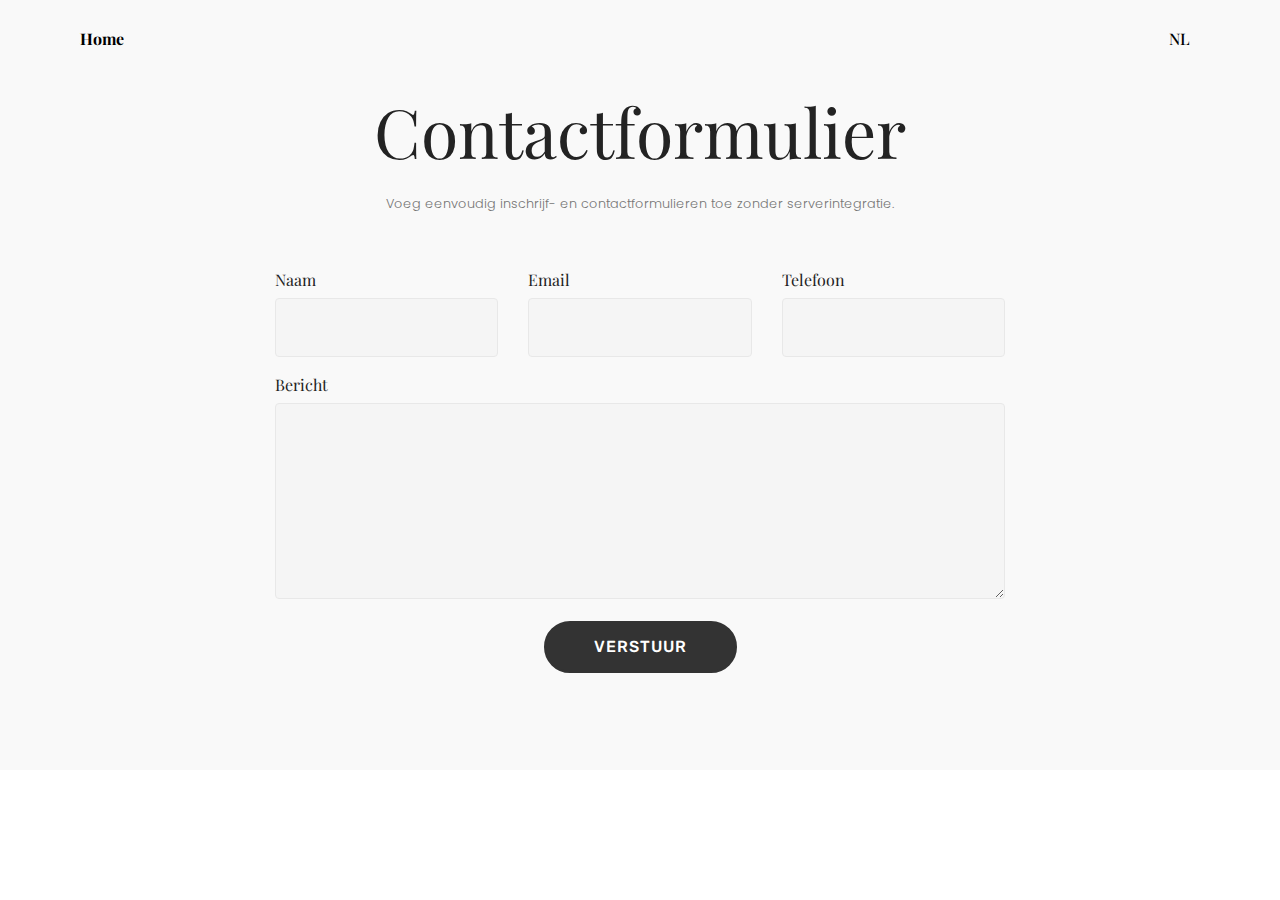
<file: page5.html>
<!DOCTYPE html>
<html >
<head>
  <!-- Site made with Mobirise Website Builder v4.8.1, https://mobirise.com -->
  <meta charset="UTF-8">
  <meta http-equiv="X-UA-Compatible" content="IE=edge">
  <meta name="generator" content="Mobirise v4.8.1, mobirise.com">
  <meta name="viewport" content="width=device-width, initial-scale=1, minimum-scale=1">
  <link rel="shortcut icon" href="assets/images/logo2.png" type="image/x-icon">
  <meta name="description" content="Site Creator Description">
  <title>Contact</title>
  <link rel="stylesheet" href="assets/web/assets/mobirise-icons/mobirise-icons.css">
  <link rel="stylesheet" href="assets/tether/tether.min.css">
  <link rel="stylesheet" href="assets/soundcloud-plugin/style.css">
  <link rel="stylesheet" href="assets/bootstrap/css/bootstrap.min.css">
  <link rel="stylesheet" href="assets/bootstrap/css/bootstrap-grid.min.css">
  <link rel="stylesheet" href="assets/bootstrap/css/bootstrap-reboot.min.css">
  <link rel="stylesheet" href="assets/dropdown/css/style.css">
  <link rel="stylesheet" href="assets/theme/css/style.css">
  <link href="assets/fonts/style.css" rel="stylesheet">
  <link rel="stylesheet" href="assets/mobirise/css/mbr-additional.css" type="text/css">
  
  
  
</head>
<body>

<!-- Google Analytics -->
<!-- Global site tag (gtag.js) - Google Analytics -->
<script async src="https://www.googletagmanager.com/gtag/js?id=UA-123729037-1"></script>
<script>
  window.dataLayer = window.dataLayer || [];
  function gtag(){dataLayer.push(arguments);}
  gtag('js', new Date());

  gtag('config', 'UA-123729037-1');
</script>

<!-- /Google Analytics -->


  <section class="menu cid-r0NFrvLnpI" once="menu" id="menu2-1n">

    

    <nav class="navbar navbar-expand beta-menu navbar-dropdown align-items-center navbar-fixed-top navbar-toggleable-sm">
        <button class="navbar-toggler navbar-toggler-right" type="button" data-toggle="collapse" data-target="#navbarSupportedContent" aria-controls="navbarSupportedContent" aria-expanded="false" aria-label="Toggle navigation">
            <div class="hamburger">
                <span></span>
                <span></span>
                <span></span>
                <span></span>
            </div>
        </button>
        <div class="menu-logo">
            <div class="navbar-brand">
                
                <span class="navbar-caption-wrap"><a class="navbar-caption text-black display-7" href="index.html">
                        Home</a></span>
            </div>
        </div>
        <div class="collapse navbar-collapse" id="navbarSupportedContent">
            <ul class="navbar-nav nav-dropdown nav-right" data-app-modern-menu="true"><li class="nav-item">
                    <a class="nav-link link text-black display-7" href="https://therealbriekvandewalle.github.io/">
                        NL</a>
                </li></ul>
            
        </div>
    </nav>
</section>

<section class="engine"><a href="https://mobiri.se/x">free css templates</a></section><section class="mbr-section form1 cid-r1sy6uPK88" id="form1-1p">

    

    
    <div class="container">
        <div class="row justify-content-center">
            <div class="title col-12 col-lg-8">
                <h2 class="mbr-section-title align-center pb-3 mbr-fonts-style display-1">
                    Contactformulier</h2>
                <h3 class="mbr-section-subtitle align-center mbr-light pb-3 mbr-fonts-style display-5">
                    Voeg eenvoudig inschrijf- en contactformulieren toe zonder serverintegratie.
                </h3>
            </div>
        </div>
    </div>
    <div class="container">
        <div class="row justify-content-center">
            <div class="media-container-column col-lg-8" data-form-type="formoid">
                    <div data-form-alert="" hidden="">Bedankt om het formulier in te vullen!</div>
            
                    <form class="mbr-form" action="https://mobirise.com/" method="post" data-form-title="Mobirise Form"><input type="hidden" name="email" data-form-email="true" value="NJxUQg3gVHSRgo+SOIfN7FZCZXWz2hDBBrHlujUvHsCRdTefXrqXKf8I133ur95nM47FxldbAM2qjKO7lVY+Fo3o90Dy69SAbPzE2QoIQs+gJc+ePc0GsynRWa/e+kJ2" data-form-field="Email">
                        <div class="row row-sm-offset">
                            <div class="col-md-4 multi-horizontal" data-for="name">
                                <div class="form-group">
                                    <label class="form-control-label mbr-fonts-style display-7" for="name-form1-1p">Naam</label>
                                    <input type="text" class="form-control" name="name" data-form-field="Name" required="" id="name-form1-1p">
                                </div>
                            </div>
                            <div class="col-md-4 multi-horizontal" data-for="email">
                                <div class="form-group">
                                    <label class="form-control-label mbr-fonts-style display-7" for="email-form1-1p">Email</label>
                                    <input type="email" class="form-control" name="email" data-form-field="Email" required="" id="email-form1-1p">
                                </div>
                            </div>
                            <div class="col-md-4 multi-horizontal" data-for="phone">
                                <div class="form-group">
                                    <label class="form-control-label mbr-fonts-style display-7" for="phone-form1-1p">Telefoon</label>
                                    <input type="tel" class="form-control" name="phone" data-form-field="Phone" id="phone-form1-1p">
                                </div>
                            </div>
                        </div>
                        <div class="form-group" data-for="message">
                            <label class="form-control-label mbr-fonts-style display-7" for="message-form1-1p">Bericht</label>
                            <textarea type="text" class="form-control" name="message" rows="7" data-form-field="Message" id="message-form1-1p"></textarea>
                        </div>
            
                        <span class="input-group-btn"><button href="" type="submit" class="btn btn-form btn-black display-4">VERSTUUR</button></span>
                    </form>
            </div>
        </div>
    </div>
</section>


  <script src="assets/web/assets/jquery/jquery.min.js"></script>
  <script src="assets/popper/popper.min.js"></script>
  <script src="assets/tether/tether.min.js"></script>
  <script src="assets/bootstrap/js/bootstrap.min.js"></script>
  <script src="assets/smoothscroll/smooth-scroll.js"></script>
  <script src="assets/cookies-alert-plugin/cookies-alert-core.js"></script>
  <script src="assets/cookies-alert-plugin/cookies-alert-script.js"></script>
  <script src="assets/dropdown/js/script.min.js"></script>
  <script src="assets/touchswipe/jquery.touch-swipe.min.js"></script>
  <script src="assets/theme/js/script.js"></script>
  <script src="assets/formoid/formoid.min.js"></script>
  
  
<input name="cookieData" type="hidden" data-cookie-text="We use cookies to give you the best experience. Read our <a href='privacy.html'>cookie policy</a>.">
  </body>
</html>
</file>
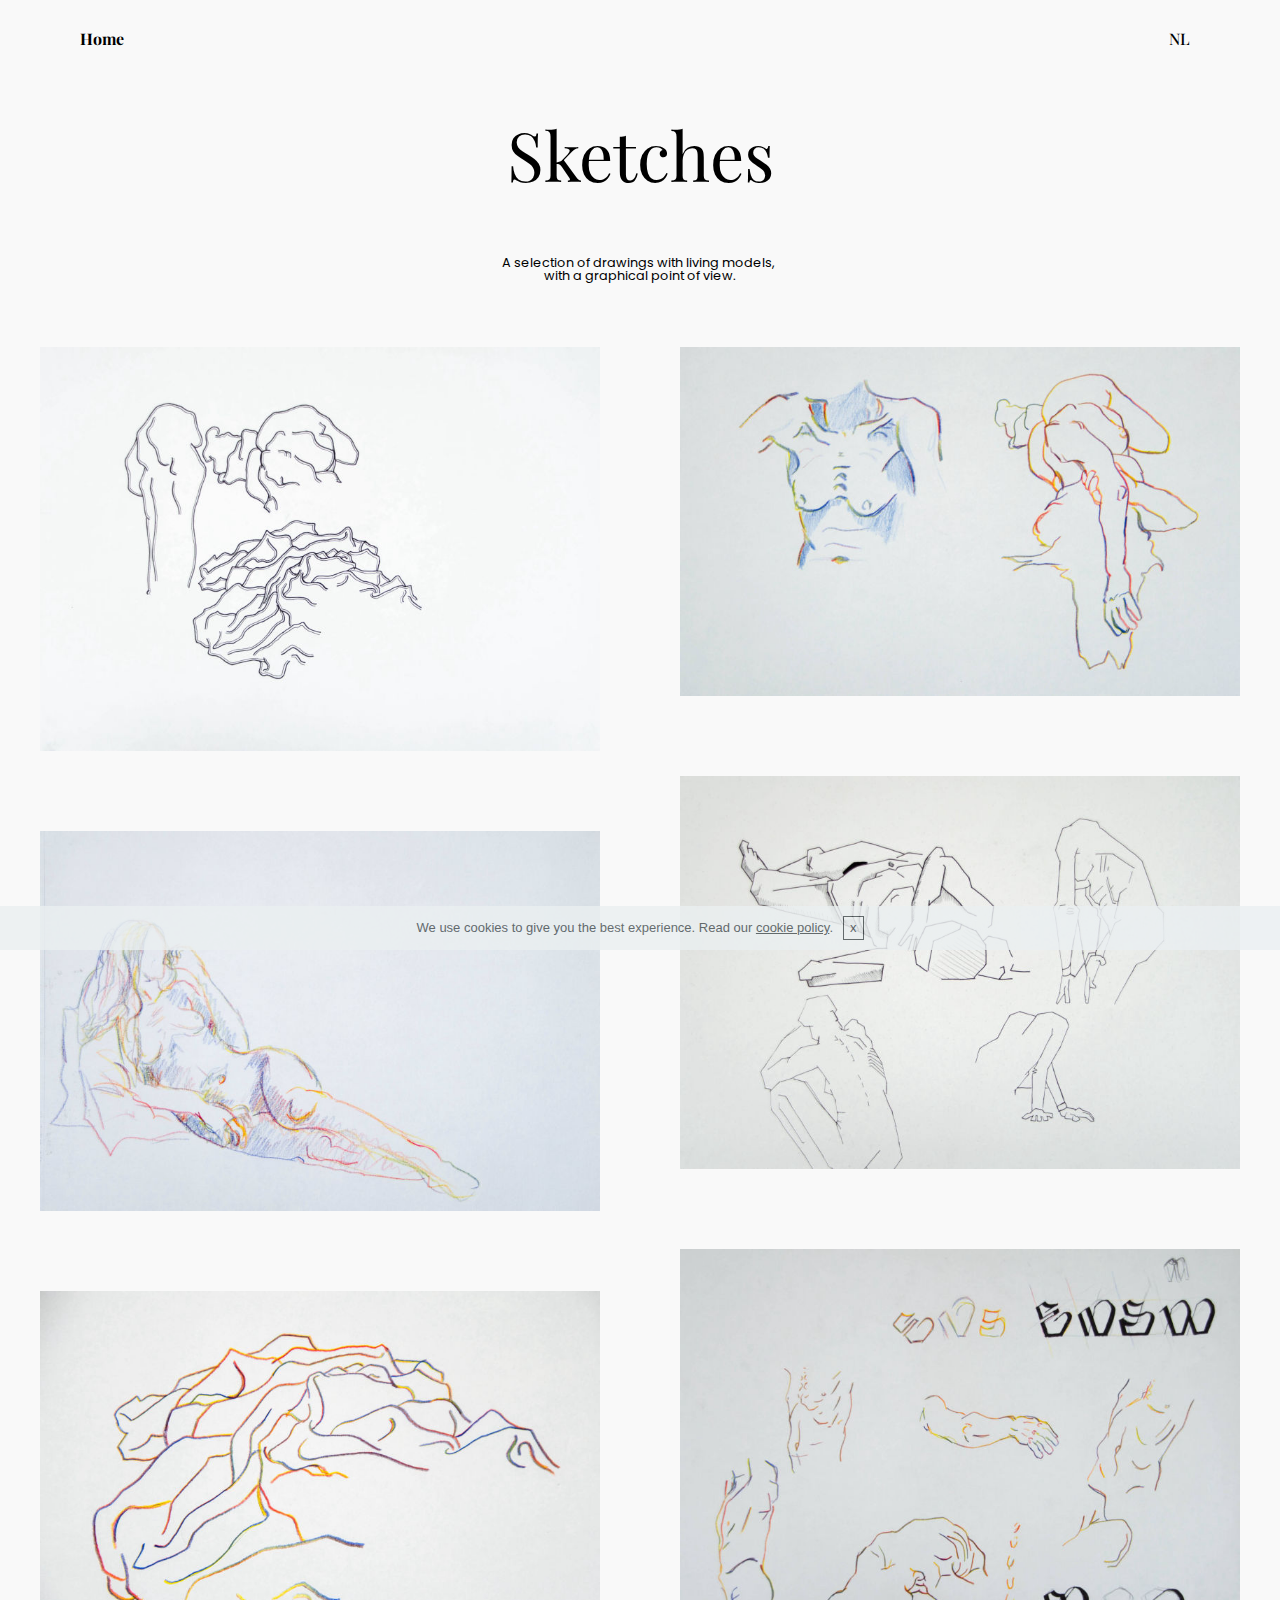
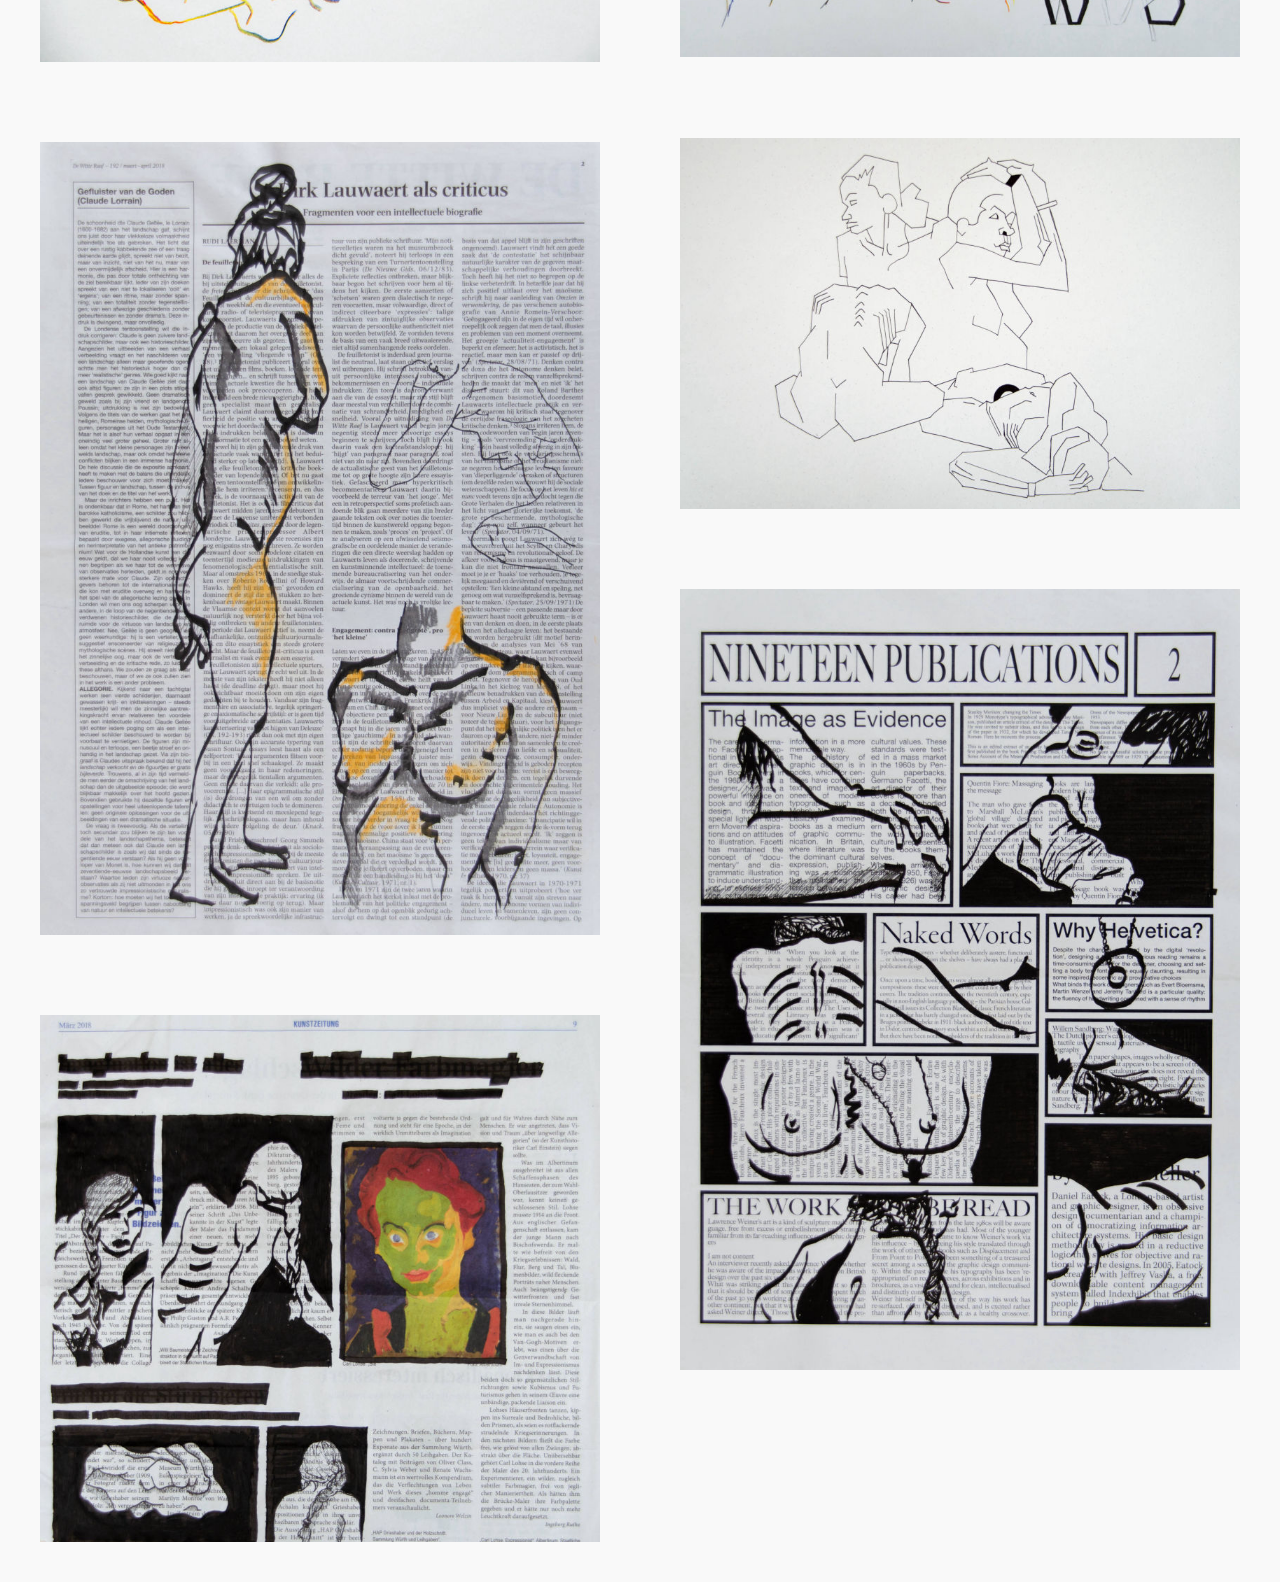
<file: sketches.html>
<!DOCTYPE html>
<html >
<head>
  <!-- Site made with Mobirise Website Builder v4.8.1, https://mobirise.com -->
  <meta charset="UTF-8">
  <meta http-equiv="X-UA-Compatible" content="IE=edge">
  <meta name="generator" content="Mobirise v4.8.1, mobirise.com">
  <meta name="viewport" content="width=device-width, initial-scale=1, minimum-scale=1">
  <link rel="shortcut icon" href="assets/images/logo2.png" type="image/x-icon">
  <meta name="description" content="Web Site Creator Description">
  <title>sketches</title>
  <link rel="stylesheet" href="assets/web/assets/mobirise-icons/mobirise-icons.css">
  <link rel="stylesheet" href="assets/tether/tether.min.css">
  <link rel="stylesheet" href="assets/soundcloud-plugin/style.css">
  <link rel="stylesheet" href="assets/bootstrap/css/bootstrap.min.css">
  <link rel="stylesheet" href="assets/bootstrap/css/bootstrap-grid.min.css">
  <link rel="stylesheet" href="assets/bootstrap/css/bootstrap-reboot.min.css">
  <link rel="stylesheet" href="assets/dropdown/css/style.css">
  <link rel="stylesheet" href="assets/theme/css/style.css">
  <link rel="stylesheet" href="assets/gallery/style.css">
  <link href="assets/fonts/style.css" rel="stylesheet">
  <link rel="stylesheet" href="assets/mobirise/css/mbr-additional.css" type="text/css">
  
  
  
</head>
<body>

<!-- Google Analytics -->
<!-- Global site tag (gtag.js) - Google Analytics -->
<script async src="https://www.googletagmanager.com/gtag/js?id=UA-123729037-1"></script>
<script>
  window.dataLayer = window.dataLayer || [];
  function gtag(){dataLayer.push(arguments);}
  gtag('js', new Date());

  gtag('config', 'UA-123729037-1');
</script>

<!-- /Google Analytics -->


  <section class="menu cid-r0NFrvLnpI" once="menu" id="menu2-12">

    

    <nav class="navbar navbar-expand beta-menu navbar-dropdown align-items-center navbar-fixed-top navbar-toggleable-sm">
        <button class="navbar-toggler navbar-toggler-right" type="button" data-toggle="collapse" data-target="#navbarSupportedContent" aria-controls="navbarSupportedContent" aria-expanded="false" aria-label="Toggle navigation">
            <div class="hamburger">
                <span></span>
                <span></span>
                <span></span>
                <span></span>
            </div>
        </button>
        <div class="menu-logo">
            <div class="navbar-brand">
                
                <span class="navbar-caption-wrap"><a class="navbar-caption text-black display-7" href="index.html">
                        Home</a></span>
            </div>
        </div>
        <div class="collapse navbar-collapse" id="navbarSupportedContent">
            <ul class="navbar-nav nav-dropdown nav-right" data-app-modern-menu="true"><li class="nav-item">
                    <a class="nav-link link text-black display-7" href="https://therealbriekvandewalle.github.io/">
                        NL</a>
                </li></ul>
            
        </div>
    </nav>
</section>

<section class="engine"><a href="https://mobiri.se/z">best css templates</a></section><section class="mbr-section content5 cid-r1t1YVvIBN" id="content5-1s">

    

    

    <div class="container">
        <div class="media-container-row">
            <div class="title col-12 col-md-8">
                <h2 class="align-center mbr-bold mbr-white pb-3 mbr-fonts-style display-1"><span style="font-weight: normal;">Sketches</span></h2>
                
                
                
            </div>
        </div>
    </div>
</section>

<section class="mbr-section content5 cid-r1t22XCbNE" id="content5-1t">

    

    

    <div class="container">
        <div class="media-container-row">
            <div class="title col-12 col-md-8">
                <h2 class="align-center mbr-bold mbr-white pb-3 mbr-fonts-style display-5"><span style="font-weight: normal;">A selection of drawings with living models,&nbsp;</span><br><span style="font-weight: normal;">with a graphical point of view.</span></h2>
                
                
                
            </div>
        </div>
    </div>
</section>

<section class="mbr-gallery mbr-slider-carousel cid-r1sj0FXOvh" id="gallery3-1g">

    

    <div>
        <div><!-- Filter --><!-- Gallery --><div class="mbr-gallery-row"><div class="mbr-gallery-layout-default"><div><div><div class="mbr-gallery-item mbr-gallery-item--p5" data-video-url="false" data-tags="Bewegende"><div href="#lb-gallery3-1g" data-slide-to="0" data-toggle="modal"><img src="assets/images/schets1voormobirise-2000x1444-800x578.jpg" alt="" title=""><span class="icon-focus"></span></div></div><div class="mbr-gallery-item mbr-gallery-item--p5" data-video-url="false" data-tags="Bewegende"><div href="#lb-gallery3-1g" data-slide-to="1" data-toggle="modal"><img src="assets/images/schets3voormobirise-2000x1247-800x499.jpg" alt="" title=""><span class="icon-focus"></span></div></div><div class="mbr-gallery-item mbr-gallery-item--p5" data-video-url="false" data-tags="Bewegende"><div href="#lb-gallery3-1g" data-slide-to="2" data-toggle="modal"><img src="assets/images/schets4voormobirise-2000x1404-800x562.jpg" alt="" title=""><span class="icon-focus"></span></div></div><div class="mbr-gallery-item mbr-gallery-item--p5" data-video-url="false" data-tags="Bewegende"><div href="#lb-gallery3-1g" data-slide-to="3" data-toggle="modal"><img src="assets/images/schets5voormobirise-2000x1358-800x543.jpg" alt="" title=""><span class="icon-focus"></span></div></div><div class="mbr-gallery-item mbr-gallery-item--p5" data-video-url="false" data-tags="Bewegende"><div href="#lb-gallery3-1g" data-slide-to="4" data-toggle="modal"><img src="assets/images/schets6voormobirise-2000x1461-800x584.jpg" alt="" title=""><span class="icon-focus"></span></div></div><div class="mbr-gallery-item mbr-gallery-item--p5" data-video-url="false" data-tags="Bewegende"><div href="#lb-gallery3-1g" data-slide-to="5" data-toggle="modal"><img src="assets/images/schets7voormobirise-2000x1325-800x530.jpg" alt="" title=""><span class="icon-focus"></span></div></div><div class="mbr-gallery-item mbr-gallery-item--p5" data-video-url="false" data-tags="Bewegende"><div href="#lb-gallery3-1g" data-slide-to="6" data-toggle="modal"><img src="assets/images/schets8voormobirise-2000x1325-800x530.jpg" alt="" title=""><span class="icon-focus"></span></div></div><div class="mbr-gallery-item mbr-gallery-item--p5" data-video-url="false" data-tags="Bewegende"><div href="#lb-gallery3-1g" data-slide-to="7" data-toggle="modal"><img src="assets/images/schets9voormobirise-2000x2832-800x1133.jpg" alt="" title=""><span class="icon-focus"></span></div></div><div class="mbr-gallery-item mbr-gallery-item--p5" data-video-url="false" data-tags="Bewegende"><div href="#lb-gallery3-1g" data-slide-to="8" data-toggle="modal"><img src="assets/images/schets10voormobirise-2000x2789-800x1116.jpg" alt="" title=""><span class="icon-focus"></span></div></div><div class="mbr-gallery-item mbr-gallery-item--p5" data-video-url="false" data-tags="Bewegende"><div href="#lb-gallery3-1g" data-slide-to="9" data-toggle="modal"><img src="assets/images/schets11voormobirise-2000x1882-800x753.jpg" alt="" title=""><span class="icon-focus"></span></div></div></div></div><div class="clearfix"></div></div></div><!-- Lightbox --><div data-app-prevent-settings="" class="mbr-slider modal fade carousel slide" tabindex="-1" data-keyboard="true" data-interval="false" id="lb-gallery3-1g"><div class="modal-dialog"><div class="modal-content"><div class="modal-body"><div class="carousel-inner"><div class="carousel-item"><img src="assets/images/schets1voormobirise-2000x1444.jpg" alt="" title=""></div><div class="carousel-item"><img src="assets/images/schets3voormobirise-2000x1247.jpg" alt="" title=""></div><div class="carousel-item"><img src="assets/images/schets4voormobirise-2000x1404.jpg" alt="" title=""></div><div class="carousel-item"><img src="assets/images/schets5voormobirise-2000x1358.jpg" alt="" title=""></div><div class="carousel-item"><img src="assets/images/schets6voormobirise-2000x1461.jpg" alt="" title=""></div><div class="carousel-item"><img src="assets/images/schets7voormobirise-2000x1325.jpg" alt="" title=""></div><div class="carousel-item"><img src="assets/images/schets8voormobirise-2000x1325.jpg" alt="" title=""></div><div class="carousel-item"><img src="assets/images/schets9voormobirise-2000x2832.jpg" alt="" title=""></div><div class="carousel-item"><img src="assets/images/schets10voormobirise-2000x2789.jpg" alt="" title=""></div><div class="carousel-item active"><img src="assets/images/schets11voormobirise-2000x1882.jpg" alt="" title=""></div></div><a class="carousel-control carousel-control-prev" role="button" data-slide="prev" href="#lb-gallery3-1g"><span class="mbri-left mbr-iconfont" aria-hidden="true"></span><span class="sr-only">Previous</span></a><a class="carousel-control carousel-control-next" role="button" data-slide="next" href="#lb-gallery3-1g"><span class="mbri-right mbr-iconfont" aria-hidden="true"></span><span class="sr-only">Next</span></a><a class="close" href="#" role="button" data-dismiss="modal"><span class="sr-only">Close</span></a></div></div></div></div></div>
    </div>

</section>


  <script src="assets/web/assets/jquery/jquery.min.js"></script>
  <script src="assets/popper/popper.min.js"></script>
  <script src="assets/tether/tether.min.js"></script>
  <script src="assets/bootstrap/js/bootstrap.min.js"></script>
  <script src="assets/dropdown/js/script.min.js"></script>
  <script src="assets/cookies-alert-plugin/cookies-alert-core.js"></script>
  <script src="assets/cookies-alert-plugin/cookies-alert-script.js"></script>
  <script src="assets/vimeoplayer/jquery.mb.vimeo_player.js"></script>
  <script src="assets/smoothscroll/smooth-scroll.js"></script>
  <script src="assets/masonry/masonry.pkgd.min.js"></script>
  <script src="assets/imagesloaded/imagesloaded.pkgd.min.js"></script>
  <script src="assets/bootstrapcarouselswipe/bootstrap-carousel-swipe.js"></script>
  <script src="assets/touchswipe/jquery.touch-swipe.min.js"></script>
  <script src="assets/theme/js/script.js"></script>
  <script src="assets/gallery/player.min.js"></script>
  <script src="assets/gallery/script.js"></script>
  <script src="assets/slidervideo/script.js"></script>
  
  
<input name="cookieData" type="hidden" data-cookie-text="We use cookies to give you the best experience. Read our <a href='privacy.html'>cookie policy</a>.">
  </body>
</html>
</file>
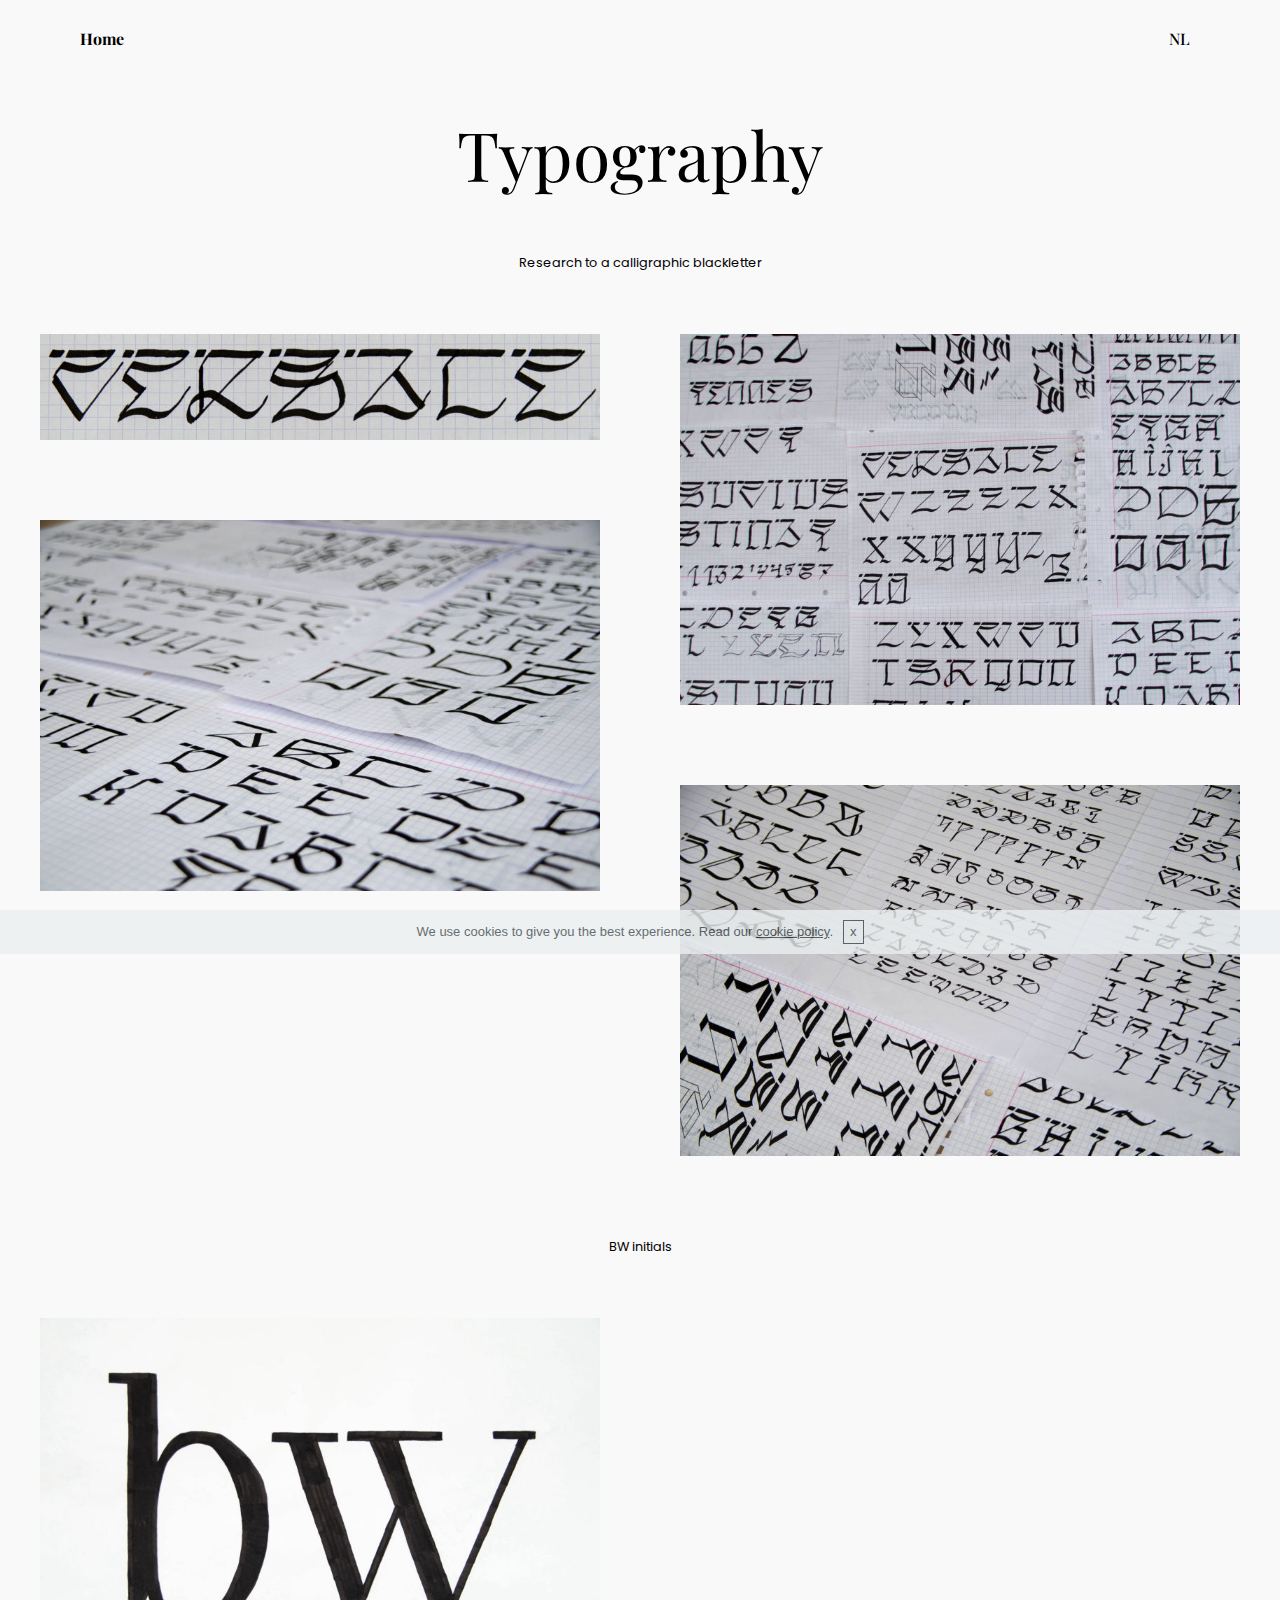
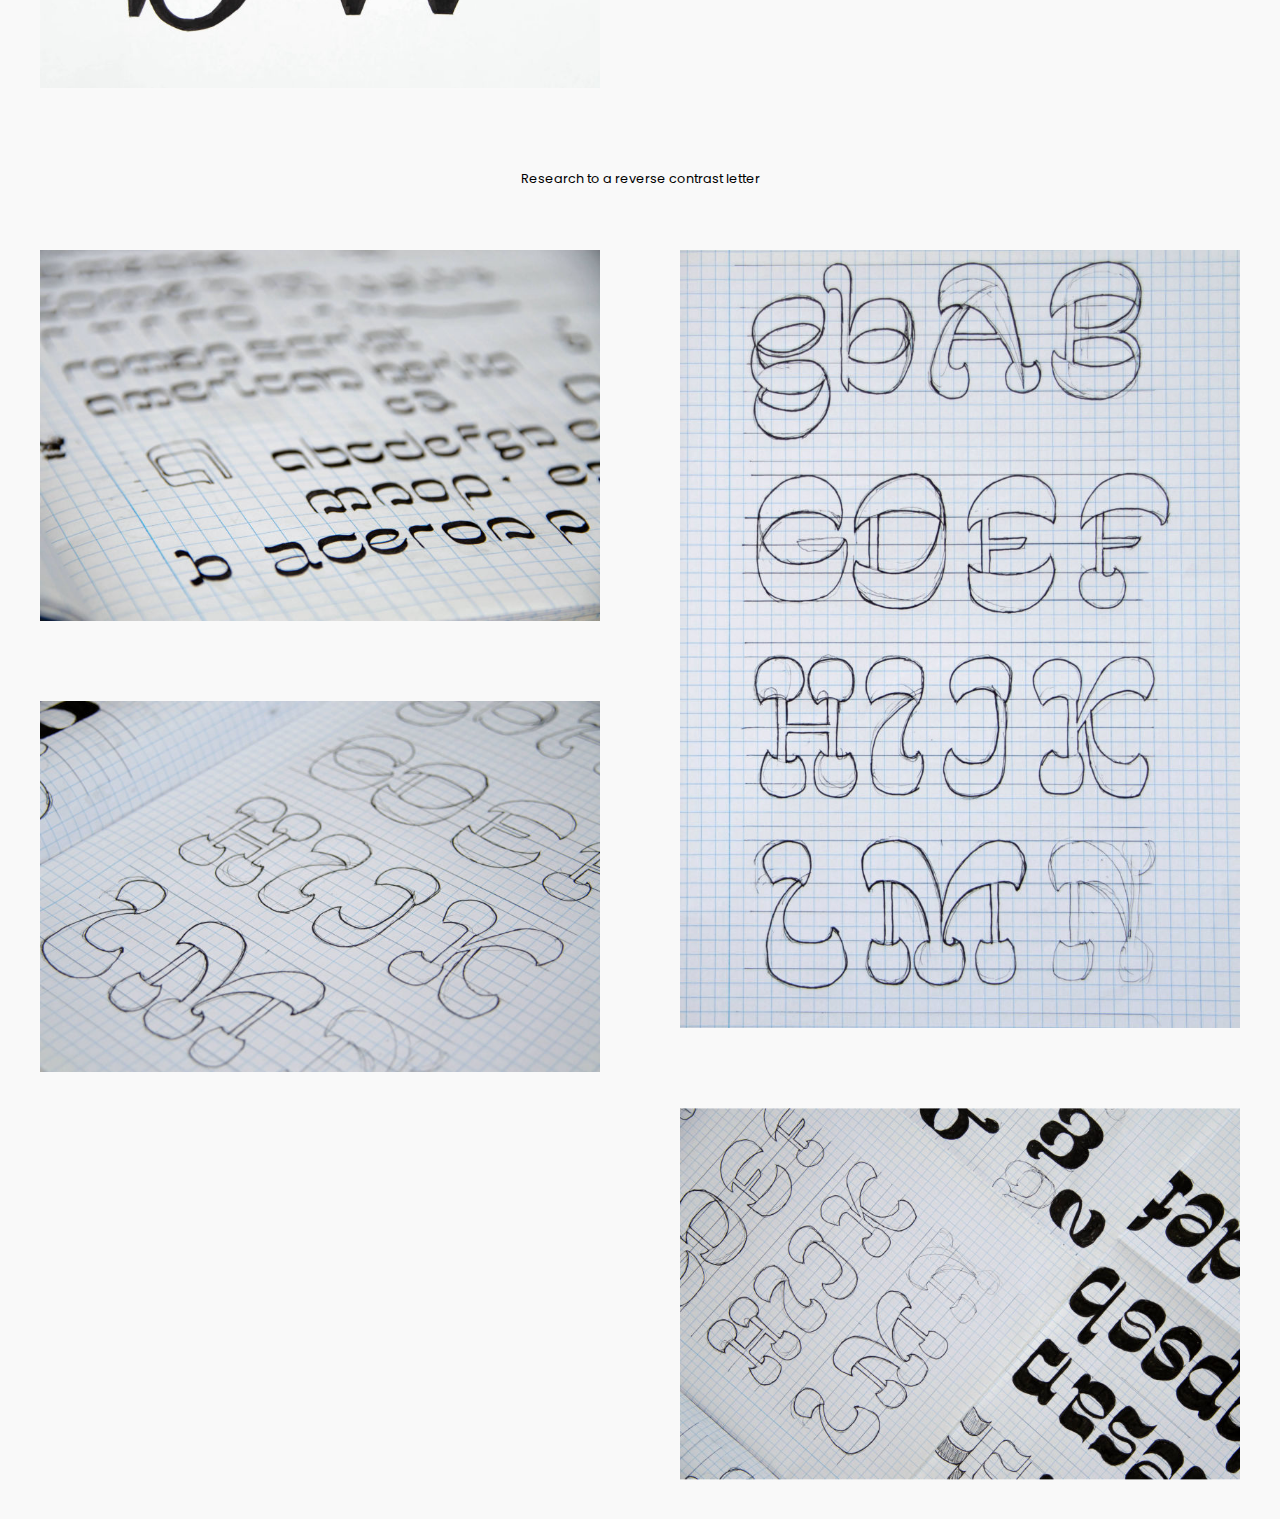
<file: typography.html>
<!DOCTYPE html>
<html >
<head>
  <!-- Site made with Mobirise Website Builder v4.8.1, https://mobirise.com -->
  <meta charset="UTF-8">
  <meta http-equiv="X-UA-Compatible" content="IE=edge">
  <meta name="generator" content="Mobirise v4.8.1, mobirise.com">
  <meta name="viewport" content="width=device-width, initial-scale=1, minimum-scale=1">
  <link rel="shortcut icon" href="assets/images/logo2.png" type="image/x-icon">
  <meta name="description" content="Site Builder Description">
  <title>typography</title>
  <link rel="stylesheet" href="assets/web/assets/mobirise-icons/mobirise-icons.css">
  <link rel="stylesheet" href="assets/tether/tether.min.css">
  <link rel="stylesheet" href="assets/soundcloud-plugin/style.css">
  <link rel="stylesheet" href="assets/bootstrap/css/bootstrap.min.css">
  <link rel="stylesheet" href="assets/bootstrap/css/bootstrap-grid.min.css">
  <link rel="stylesheet" href="assets/bootstrap/css/bootstrap-reboot.min.css">
  <link rel="stylesheet" href="assets/dropdown/css/style.css">
  <link rel="stylesheet" href="assets/theme/css/style.css">
  <link rel="stylesheet" href="assets/gallery/style.css">
  <link href="assets/fonts/style.css" rel="stylesheet">
  <link rel="stylesheet" href="assets/mobirise/css/mbr-additional.css" type="text/css">
  
  
  
</head>
<body>

<!-- Google Analytics -->
<!-- Global site tag (gtag.js) - Google Analytics -->
<script async src="https://www.googletagmanager.com/gtag/js?id=UA-123729037-1"></script>
<script>
  window.dataLayer = window.dataLayer || [];
  function gtag(){dataLayer.push(arguments);}
  gtag('js', new Date());

  gtag('config', 'UA-123729037-1');
</script>

<!-- /Google Analytics -->


  <section class="mbr-section content5 cid-r1t1q5312h" id="content5-1r">

    

    

    <div class="container">
        <div class="media-container-row">
            <div class="title col-12 col-md-8">
                <h2 class="align-center mbr-bold mbr-white pb-3 mbr-fonts-style display-1"><span style="font-weight: normal;">Typography</span></h2>
                
                
                
            </div>
        </div>
    </div>
</section>

<section class="engine"><a href="https://mobiri.se/b">create a site</a></section><section class="mbr-section content5 cid-r1rzKE95Su" id="content5-y">

    

    

    <div class="container">
        <div class="media-container-row">
            <div class="title col-12 col-md-8">
                <h2 class="align-center mbr-bold mbr-white pb-3 mbr-fonts-style display-5"><span style="font-weight: normal;">Research to a calligraphic blackletter</span></h2>
                
                
                
            </div>
        </div>
    </div>
</section>

<section class="mbr-gallery mbr-slider-carousel cid-r1rzKZwVy4" id="gallery3-z">

    

    <div>
        <div><!-- Filter --><!-- Gallery --><div class="mbr-gallery-row"><div class="mbr-gallery-layout-default"><div><div><div class="mbr-gallery-item mbr-gallery-item--p5" data-video-url="false" data-tags="Bewegende"><div href="#lb-gallery3-z" data-slide-to="0" data-toggle="modal"><img src="assets/images/typokalli3voormobirise-2000x381-800x152.jpg" alt="" title=""><span class="icon-focus"></span></div></div><div class="mbr-gallery-item mbr-gallery-item--p5" data-video-url="false" data-tags="Bewegende"><div href="#lb-gallery3-z" data-slide-to="1" data-toggle="modal"><img src="assets/images/typokalli1voormobirise-2000x1325-800x530.jpg" alt="" title=""><span class="icon-focus"></span></div></div><div class="mbr-gallery-item mbr-gallery-item--p5" data-video-url="false" data-tags="Bewegende"><div href="#lb-gallery3-z" data-slide-to="2" data-toggle="modal"><img src="assets/images/typokalli2voormobirise-2000x1325-800x530.jpg" alt="" title=""><span class="icon-focus"></span></div></div><div class="mbr-gallery-item mbr-gallery-item--p5" data-video-url="false" data-tags="Bewegende"><div href="#lb-gallery3-z" data-slide-to="3" data-toggle="modal"><img src="assets/images/typokalli4voormobirise-2000x1325-800x530.jpg" alt="" title=""><span class="icon-focus"></span></div></div></div></div><div class="clearfix"></div></div></div><!-- Lightbox --><div data-app-prevent-settings="" class="mbr-slider modal fade carousel slide" tabindex="-1" data-keyboard="true" data-interval="false" id="lb-gallery3-z"><div class="modal-dialog"><div class="modal-content"><div class="modal-body"><div class="carousel-inner"><div class="carousel-item"><img src="assets/images/typokalli3voormobirise-2000x381.jpg" alt="" title=""></div><div class="carousel-item"><img src="assets/images/typokalli1voormobirise-2000x1325.jpg" alt="" title=""></div><div class="carousel-item"><img src="assets/images/typokalli2voormobirise-2000x1325.jpg" alt="" title=""></div><div class="carousel-item active"><img src="assets/images/typokalli4voormobirise-2000x1325.jpg" alt="" title=""></div></div><a class="carousel-control carousel-control-prev" role="button" data-slide="prev" href="#lb-gallery3-z"><span class="mbri-left mbr-iconfont" aria-hidden="true"></span><span class="sr-only">Previous</span></a><a class="carousel-control carousel-control-next" role="button" data-slide="next" href="#lb-gallery3-z"><span class="mbri-right mbr-iconfont" aria-hidden="true"></span><span class="sr-only">Next</span></a><a class="close" href="#" role="button" data-dismiss="modal"><span class="sr-only">Close</span></a></div></div></div></div></div>
    </div>

</section>

<section class="menu cid-r0NFrvLnpI" once="menu" id="menu2-v">

    

    <nav class="navbar navbar-expand beta-menu navbar-dropdown align-items-center navbar-fixed-top navbar-toggleable-sm">
        <button class="navbar-toggler navbar-toggler-right" type="button" data-toggle="collapse" data-target="#navbarSupportedContent" aria-controls="navbarSupportedContent" aria-expanded="false" aria-label="Toggle navigation">
            <div class="hamburger">
                <span></span>
                <span></span>
                <span></span>
                <span></span>
            </div>
        </button>
        <div class="menu-logo">
            <div class="navbar-brand">
                
                <span class="navbar-caption-wrap"><a class="navbar-caption text-black display-7" href="index.html">
                        Home</a></span>
            </div>
        </div>
        <div class="collapse navbar-collapse" id="navbarSupportedContent">
            <ul class="navbar-nav nav-dropdown nav-right" data-app-modern-menu="true"><li class="nav-item">
                    <a class="nav-link link text-black display-7" href="https://therealbriekvandewalle.github.io/">
                        NL</a>
                </li></ul>
            
        </div>
    </nav>
</section>

<section class="mbr-section content5 cid-r1rt2EtSDN" id="content5-w">

    

    

    <div class="container">
        <div class="media-container-row">
            <div class="title col-12 col-md-8">
                <h2 class="align-center mbr-bold mbr-white pb-3 mbr-fonts-style display-5"><span style="font-weight: normal;">BW initials</span></h2>
                
                
                
            </div>
        </div>
    </div>
</section>

<section class="mbr-gallery mbr-slider-carousel cid-r1rt2Z9bOs" id="gallery3-x">

    

    <div>
        <div><!-- Filter --><!-- Gallery --><div class="mbr-gallery-row"><div class="mbr-gallery-layout-default"><div><div><div class="mbr-gallery-item mbr-gallery-item--p5" data-video-url="false" data-tags="Bewegende"><div href="#lb-gallery3-x" data-slide-to="0" data-toggle="modal"><img src="assets/images/typoinitialsvoormobirise-2000x1323-800x529.jpg" alt="" title=""><span class="icon-focus"></span></div></div></div></div><div class="clearfix"></div></div></div><!-- Lightbox --><div data-app-prevent-settings="" class="mbr-slider modal fade carousel slide" tabindex="-1" data-keyboard="true" data-interval="false" id="lb-gallery3-x"><div class="modal-dialog"><div class="modal-content"><div class="modal-body"><div class="carousel-inner"><div class="carousel-item active"><img src="assets/images/typoinitialsvoormobirise-2000x1323.jpg" alt="" title=""></div></div><a class="carousel-control carousel-control-prev" role="button" data-slide="prev" href="#lb-gallery3-x"><span class="mbri-left mbr-iconfont" aria-hidden="true"></span><span class="sr-only">Previous</span></a><a class="carousel-control carousel-control-next" role="button" data-slide="next" href="#lb-gallery3-x"><span class="mbri-right mbr-iconfont" aria-hidden="true"></span><span class="sr-only">Next</span></a><a class="close" href="#" role="button" data-dismiss="modal"><span class="sr-only">Close</span></a></div></div></div></div></div>
    </div>

</section>

<section class="mbr-section content5 cid-r1rDiYQEXX" id="content5-10">

    

    

    <div class="container">
        <div class="media-container-row">
            <div class="title col-12 col-md-8">
                <h2 class="align-center mbr-bold mbr-white pb-3 mbr-fonts-style display-5"><span style="font-weight: normal;">Research to a reverse contrast letter</span></h2>
                
                
                
            </div>
        </div>
    </div>
</section>

<section class="mbr-gallery mbr-slider-carousel cid-r1rDjeXGXQ" id="gallery3-11">

    

    <div>
        <div><!-- Filter --><!-- Gallery --><div class="mbr-gallery-row"><div class="mbr-gallery-layout-default"><div><div><div class="mbr-gallery-item mbr-gallery-item--p5" data-video-url="false" data-tags="Bewegende"><div href="#lb-gallery3-11" data-slide-to="0" data-toggle="modal"><img src="assets/images/typorc2voormobirise-2000x1325-800x530.jpg" alt="" title=""><span class="icon-focus"></span></div></div><div class="mbr-gallery-item mbr-gallery-item--p5" data-video-url="false" data-tags="Bewegende"><div href="#lb-gallery3-11" data-slide-to="1" data-toggle="modal"><img src="assets/images/typorc1voormobirise-2000x2781-800x1112.jpg" alt="" title=""><span class="icon-focus"></span></div></div><div class="mbr-gallery-item mbr-gallery-item--p5" data-video-url="false" data-tags="Bewegende"><div href="#lb-gallery3-11" data-slide-to="2" data-toggle="modal"><img src="assets/images/typorc3voormobirise-2000x1325-800x530.jpg" alt="" title=""><span class="icon-focus"></span></div></div><div class="mbr-gallery-item mbr-gallery-item--p5" data-video-url="false" data-tags="Bewegende"><div href="#lb-gallery3-11" data-slide-to="3" data-toggle="modal"><img src="assets/images/typorc4voormobirise-2000x1325-800x530.jpg" alt="" title=""><span class="icon-focus"></span></div></div></div></div><div class="clearfix"></div></div></div><!-- Lightbox --><div data-app-prevent-settings="" class="mbr-slider modal fade carousel slide" tabindex="-1" data-keyboard="true" data-interval="false" id="lb-gallery3-11"><div class="modal-dialog"><div class="modal-content"><div class="modal-body"><div class="carousel-inner"><div class="carousel-item"><img src="assets/images/typorc2voormobirise-2000x1325.jpg" alt="" title=""></div><div class="carousel-item"><img src="assets/images/typorc1voormobirise-2000x2781.jpg" alt="" title=""></div><div class="carousel-item"><img src="assets/images/typorc3voormobirise-2000x1325.jpg" alt="" title=""></div><div class="carousel-item active"><img src="assets/images/typorc4voormobirise-2000x1325.jpg" alt="" title=""></div></div><a class="carousel-control carousel-control-prev" role="button" data-slide="prev" href="#lb-gallery3-11"><span class="mbri-left mbr-iconfont" aria-hidden="true"></span><span class="sr-only">Previous</span></a><a class="carousel-control carousel-control-next" role="button" data-slide="next" href="#lb-gallery3-11"><span class="mbri-right mbr-iconfont" aria-hidden="true"></span><span class="sr-only">Next</span></a><a class="close" href="#" role="button" data-dismiss="modal"><span class="sr-only">Close</span></a></div></div></div></div></div>
    </div>

</section>


  <script src="assets/web/assets/jquery/jquery.min.js"></script>
  <script src="assets/popper/popper.min.js"></script>
  <script src="assets/tether/tether.min.js"></script>
  <script src="assets/bootstrap/js/bootstrap.min.js"></script>
  <script src="assets/masonry/masonry.pkgd.min.js"></script>
  <script src="assets/imagesloaded/imagesloaded.pkgd.min.js"></script>
  <script src="assets/cookies-alert-plugin/cookies-alert-core.js"></script>
  <script src="assets/cookies-alert-plugin/cookies-alert-script.js"></script>
  <script src="assets/touchswipe/jquery.touch-swipe.min.js"></script>
  <script src="assets/smoothscroll/smooth-scroll.js"></script>
  <script src="assets/dropdown/js/script.min.js"></script>
  <script src="assets/vimeoplayer/jquery.mb.vimeo_player.js"></script>
  <script src="assets/bootstrapcarouselswipe/bootstrap-carousel-swipe.js"></script>
  <script src="assets/theme/js/script.js"></script>
  <script src="assets/slidervideo/script.js"></script>
  <script src="assets/gallery/player.min.js"></script>
  <script src="assets/gallery/script.js"></script>
  
  
<input name="cookieData" type="hidden" data-cookie-text="We use cookies to give you the best experience. Read our <a href='privacy.html'>cookie policy</a>.">
  </body>
</html>
</file>
<file: assets/web/assets/mobirise-icons/mobirise-icons.css>
@font-face {
  font-family: 'MobiriseIcons';
  src:  url('mobirise-icons.eot?spat4u');
  src:  url('mobirise-icons.eot?spat4u#iefix') format('embedded-opentype'),
    url('mobirise-icons.ttf?spat4u') format('truetype'),
    url('mobirise-icons.woff?spat4u') format('woff'),
    url('mobirise-icons.svg?spat4u#MobiriseIcons') format('svg');
  font-weight: normal;
  font-style: normal;
}

[class^="mbri-"], [class*=" mbri-"] {
  /* use !important to prevent issues with browser extensions that change fonts */
  font-family: MobiriseIcons !important;
  speak: none;
  font-style: normal;
  font-weight: normal;
  font-variant: normal;
  text-transform: none;
  line-height: 1;

  /* Better Font Rendering =========== */
  -webkit-font-smoothing: antialiased;
  -moz-osx-font-smoothing: grayscale;
}

.mbri-add-submenu:before {
  content: "\e900";
}
.mbri-alert:before {
  content: "\e901";
}
.mbri-align-center:before {
  content: "\e902";
}
.mbri-align-justify:before {
  content: "\e903";
}
.mbri-align-left:before {
  content: "\e904";
}
.mbri-align-right:before {
  content: "\e905";
}
.mbri-android:before {
  content: "\e906";
}
.mbri-apple:before {
  content: "\e907";
}
.mbri-arrow-down:before {
  content: "\e908";
}
.mbri-arrow-next:before {
  content: "\e909";
}
.mbri-arrow-prev:before {
  content: "\e90a";
}
.mbri-arrow-up:before {
  content: "\e90b";
}
.mbri-bold:before {
  content: "\e90c";
}
.mbri-bookmark:before {
  content: "\e90d";
}
.mbri-bootstrap:before {
  content: "\e90e";
}
.mbri-briefcase:before {
  content: "\e90f";
}
.mbri-browse:before {
  content: "\e910";
}
.mbri-bulleted-list:before {
  content: "\e911";
}
.mbri-calendar:before {
  content: "\e912";
}
.mbri-camera:before {
  content: "\e913";
}
.mbri-cart-add:before {
  content: "\e914";
}
.mbri-cart-full:before {
  content: "\e915";
}
.mbri-cash:before {
  content: "\e916";
}
.mbri-change-style:before {
  content: "\e917";
}
.mbri-chat:before {
  content: "\e918";
}
.mbri-clock:before {
  content: "\e919";
}
.mbri-close:before {
  content: "\e91a";
}
.mbri-cloud:before {
  content: "\e91b";
}
.mbri-code:before {
  content: "\e91c";
}
.mbri-contact-form:before {
  content: "\e91d";
}
.mbri-credit-card:before {
  content: "\e91e";
}
.mbri-cursor-click:before {
  content: "\e91f";
}
.mbri-cust-feedback:before {
  content: "\e920";
}
.mbri-database:before {
  content: "\e921";
}
.mbri-delivery:before {
  content: "\e922";
}
.mbri-desktop:before {
  content: "\e923";
}
.mbri-devices:before {
  content: "\e924";
}
.mbri-down:before {
  content: "\e925";
}
.mbri-download:before {
  content: "\e989";
}
.mbri-drag-n-drop:before {
  content: "\e927";
}
.mbri-drag-n-drop2:before {
  content: "\e928";
}
.mbri-edit:before {
  content: "\e929";
}
.mbri-edit2:before {
  content: "\e92a";
}
.mbri-error:before {
  content: "\e92b";
}
.mbri-extension:before {
  content: "\e92c";
}
.mbri-features:before {
  content: "\e92d";
}
.mbri-file:before {
  content: "\e92e";
}
.mbri-flag:before {
  content: "\e92f";
}
.mbri-folder:before {
  content: "\e930";
}
.mbri-gift:before {
  content: "\e931";
}
.mbri-github:before {
  content: "\e932";
}
.mbri-globe:before {
  content: "\e933";
}
.mbri-globe-2:before {
  content: "\e934";
}
.mbri-growing-chart:before {
  content: "\e935";
}
.mbri-hearth:before {
  content: "\e936";
}
.mbri-help:before {
  content: "\e937";
}
.mbri-home:before {
  content: "\e938";
}
.mbri-hot-cup:before {
  content: "\e939";
}
.mbri-idea:before {
  content: "\e93a";
}
.mbri-image-gallery:before {
  content: "\e93b";
}
.mbri-image-slider:before {
  content: "\e93c";
}
.mbri-info:before {
  content: "\e93d";
}
.mbri-italic:before {
  content: "\e93e";
}
.mbri-key:before {
  content: "\e93f";
}
.mbri-laptop:before {
  content: "\e940";
}
.mbri-layers:before {
  content: "\e941";
}
.mbri-left-right:before {
  content: "\e942";
}
.mbri-left:before {
  content: "\e943";
}
.mbri-letter:before {
  content: "\e944";
}
.mbri-like:before {
  content: "\e945";
}
.mbri-link:before {
  content: "\e946";
}
.mbri-lock:before {
  content: "\e947";
}
.mbri-login:before {
  content: "\e948";
}
.mbri-logout:before {
  content: "\e949";
}
.mbri-magic-stick:before {
  content: "\e94a";
}
.mbri-map-pin:before {
  content: "\e94b";
}
.mbri-menu:before {
  content: "\e94c";
}
.mbri-mobile:before {
  content: "\e94d";
}
.mbri-mobile2:before {
  content: "\e94e";
}
.mbri-mobirise:before {
  content: "\e94f";
}
.mbri-more-horizontal:before {
  content: "\e950";
}
.mbri-more-vertical:before {
  content: "\e951";
}
.mbri-music:before {
  content: "\e952";
}
.mbri-new-file:before {
  content: "\e953";
}
.mbri-numbered-list:before {
  content: "\e954";
}
.mbri-opened-folder:before {
  content: "\e955";
}
.mbri-pages:before {
  content: "\e956";
}
.mbri-paper-plane:before {
  content: "\e957";
}
.mbri-paperclip:before {
  content: "\e958";
}
.mbri-photo:before {
  content: "\e959";
}
.mbri-photos:before {
  content: "\e95a";
}
.mbri-pin:before {
  content: "\e95b";
}
.mbri-play:before {
  content: "\e95c";
}
.mbri-plus:before {
  content: "\e95d";
}
.mbri-preview:before {
  content: "\e95e";
}
.mbri-print:before {
  content: "\e95f";
}
.mbri-protect:before {
  content: "\e960";
}
.mbri-question:before {
  content: "\e961";
}
.mbri-quote-left:before {
  content: "\e962";
}
.mbri-quote-right:before {
  content: "\e963";
}
.mbri-refresh:before {
  content: "\e964";
}
.mbri-responsive:before {
  content: "\e965";
}
.mbri-right:before {
  content: "\e966";
}
.mbri-rocket:before {
  content: "\e967";
}
.mbri-sad-face:before {
  content: "\e968";
}
.mbri-sale:before {
  content: "\e969";
}
.mbri-save:before {
  content: "\e96a";
}
.mbri-search:before {
  content: "\e96b";
}
.mbri-setting:before {
  content: "\e96c";
}
.mbri-setting2:before {
  content: "\e96d";
}
.mbri-setting3:before {
  content: "\e96e";
}
.mbri-share:before {
  content: "\e96f";
}
.mbri-shopping-bag:before {
  content: "\e970";
}
.mbri-shopping-basket:before {
  content: "\e971";
}
.mbri-shopping-cart:before {
  content: "\e972";
}
.mbri-sites:before {
  content: "\e973";
}
.mbri-smile-face:before {
  content: "\e974";
}
.mbri-speed:before {
  content: "\e975";
}
.mbri-star:before {
  content: "\e976";
}
.mbri-success:before {
  content: "\e977";
}
.mbri-sun:before {
  content: "\e978";
}
.mbri-sun2:before {
  content: "\e979";
}
.mbri-tablet:before {
  content: "\e97a";
}
.mbri-tablet-vertical:before {
  content: "\e97b";
}
.mbri-target:before {
  content: "\e97c";
}
.mbri-timer:before {
  content: "\e97d";
}
.mbri-to-ftp:before {
  content: "\e97e";
}
.mbri-to-local-drive:before {
  content: "\e97f";
}
.mbri-touch-swipe:before {
  content: "\e980";
}
.mbri-touch:before {
  content: "\e981";
}
.mbri-trash:before {
  content: "\e982";
}
.mbri-underline:before {
  content: "\e983";
}
.mbri-unlink:before {
  content: "\e984";
}
.mbri-unlock:before {
  content: "\e985";
}
.mbri-up-down:before {
  content: "\e986";
}
.mbri-up:before {
  content: "\e987";
}
.mbri-update:before {
  content: "\e988";
}
.mbri-upload:before {
 content: "\e926"; 
}
.mbri-user:before {
  content: "\e98a";
}
.mbri-user2:before {
  content: "\e98b";
}
.mbri-users:before {
  content: "\e98c";
}
.mbri-video:before {
  content: "\e98d";
}
.mbri-video-play:before {
  content: "\e98e";
}
.mbri-watch:before {
  content: "\e98f";
}
.mbri-website-theme:before {
  content: "\e990";
}
.mbri-wifi:before {
  content: "\e991";
}
.mbri-windows:before {
  content: "\e992";
}
.mbri-zoom-out:before {
  content: "\e993";
}
.mbri-redo:before {
  content: "\e994";
}
.mbri-undo:before {
  content: "\e995";
}
</file>
<file: assets/soundcloud-plugin/style.css>
.addons-container {
  position: relative;
  margin-left: auto;
  margin-right: auto;
  padding-right: 15px;
  padding-left: 15px; }
  @media (min-width: 576px) {
    .addons-container {
      padding-right: 15px;
      padding-left: 15px; } }
  @media (min-width: 768px) {
    .addons-container {
      padding-right: 15px;
      padding-left: 15px; } }
  @media (min-width: 992px) {
    .addons-container {
      padding-right: 15px;
      padding-left: 15px; } }
  @media (min-width: 1200px) {
    .addons-container {
      padding-right: 15px;
      padding-left: 15px; } }
  @media (min-width: 576px) {
    .addons-container {
      width: 540px;
      max-width: 100%; } }
  @media (min-width: 768px) {
    .addons-container {
      width: 720px;
      max-width: 100%; } }
  @media (min-width: 992px) {
    .addons-container {
      width: 960px;
      max-width: 100%; } }
  @media (min-width: 1200px) {
    .addons-container {
      width: 1140px;
      max-width: 100%; } }

.addons-container-inner{
    position: relative;
    width: 100%;
    min-height: 1px;
    padding-right: 15px;
    padding-left: 15px;
}
@media (min-width: 567px) {
    .addons-container-inner{
        -ms-flex: 0 0 66.666667%;
        flex: 0 0 66.666667%;
        max-width: 66.666667%;
    }
}
.addons-row{
    display: flex;
    justify-content:center;
}
</file>
<file: assets/dropdown/css/style.css>
.navbar-dropdown {
  left: 0;
  padding: 0;
  position: absolute;
  right: 0;
  top: 0;
  transition: all 0.45s ease;
  z-index: 1030;
  background: #282828; }
  .navbar-dropdown .navbar-logo {
    margin-right: 0.8rem;
    transition: margin 0.3s ease-in-out;
    vertical-align: middle; }
    .navbar-dropdown .navbar-logo img {
      height: 3.125rem;
      transition: all 0.3s ease-in-out; }
    .navbar-dropdown .navbar-logo.mbr-iconfont {
      font-size: 3.125rem;
      line-height: 3.125rem; }
  .navbar-dropdown .navbar-caption {
    font-weight: 700;
    white-space: normal;
    vertical-align: -4px;
    line-height: 3.125rem !important; }
    .navbar-dropdown .navbar-caption, .navbar-dropdown .navbar-caption:hover {
      color: inherit;
      text-decoration: none; }
  .navbar-dropdown .mbr-iconfont + .navbar-caption {
    vertical-align: -1px; }
  .navbar-dropdown.navbar-fixed-top {
    position: fixed; }
  .navbar-dropdown .navbar-brand span {
    vertical-align: -4px; }
  .navbar-dropdown.bg-color.transparent {
    background: none; }
  .navbar-dropdown.navbar-short .navbar-brand {
    padding: 0.625rem 0; }
    .navbar-dropdown.navbar-short .navbar-brand span {
      vertical-align: -1px; }
  .navbar-dropdown.navbar-short .navbar-caption {
    line-height: 2.375rem !important;
    vertical-align: -2px; }
  .navbar-dropdown.navbar-short .navbar-logo {
    margin-right: 0.5rem; }
    .navbar-dropdown.navbar-short .navbar-logo img {
      height: 2.375rem; }
    .navbar-dropdown.navbar-short .navbar-logo.mbr-iconfont {
      font-size: 2.375rem;
      line-height: 2.375rem; }
  .navbar-dropdown.navbar-short .mbr-table-cell {
    height: 3.625rem; }
  .navbar-dropdown .navbar-close {
    left: 0.6875rem;
    position: fixed;
    top: 0.75rem;
    z-index: 1000; }
  .navbar-dropdown .hamburger-icon {
    content: "";
    display: inline-block;
    vertical-align: middle;
    width: 16px;
    -webkit-box-shadow: 0 -6px 0 1px #282828,0 0 0 1px #282828,0 6px 0 1px #282828;
    -moz-box-shadow: 0 -6px 0 1px #282828,0 0 0 1px #282828,0 6px 0 1px #282828;
    box-shadow: 0 -6px 0 1px #282828,0 0 0 1px #282828,0 6px 0 1px #282828; }

.dropdown-menu .dropdown-toggle[data-toggle="dropdown-submenu"]::after {
  border-bottom: 0.35em solid transparent;
  border-left: 0.35em solid;
  border-right: 0;
  border-top: 0.35em solid transparent;
  margin-left: 0.3rem; }

.dropdown-menu .dropdown-item:focus {
  outline: 0; }

.nav-dropdown {
  font-size: 0.75rem;
  font-weight: 500;
  height: auto !important; }
  .nav-dropdown .nav-btn {
    padding-left: 1rem; }
  .nav-dropdown .link {
    margin: .667em 1.667em;
    font-weight: 500;
    padding: 0;
    transition: color .2s ease-in-out; }
    .nav-dropdown .link.dropdown-toggle {
      margin-right: 2.583em; }
      .nav-dropdown .link.dropdown-toggle::after {
        margin-left: .25rem;
        border-top: 0.35em solid;
        border-right: 0.35em solid transparent;
        border-left: 0.35em solid transparent;
        border-bottom: 0; }
      .nav-dropdown .link.dropdown-toggle[aria-expanded="true"] {
        margin: 0;
        padding: 0.667em 3.263em  0.667em 1.667em; }
  .nav-dropdown .link::after,
  .nav-dropdown .dropdown-item::after {
    color: inherit; }
  .nav-dropdown .btn {
    font-size: 0.75rem;
    font-weight: 700;
    letter-spacing: 0;
    margin-bottom: 0;
    padding-left: 1.25rem;
    padding-right: 1.25rem; }
  .nav-dropdown .dropdown-menu {
    border-radius: 0;
    border: 0;
    left: 0;
    margin: 0;
    padding-bottom: 1.25rem;
    padding-top: 1.25rem;
    position: relative; }
  .nav-dropdown .dropdown-submenu {
    margin-left: 0.125rem;
    top: 0; }
  .nav-dropdown .dropdown-item {
    font-weight: 500;
    line-height: 2;
    padding: 0.3846em 4.615em 0.3846em 1.5385em;
    position: relative;
    transition: color .2s ease-in-out, background-color .2s ease-in-out; }
    .nav-dropdown .dropdown-item::after {
      margin-top: -0.3077em;
      position: absolute;
      right: 1.1538em;
      top: 50%; }
    .nav-dropdown .dropdown-item:focus, .nav-dropdown .dropdown-item:hover {
      background: none; }

@media (max-width: 767px) {
  .nav-dropdown.navbar-toggleable-sm {
    bottom: 0;
    display: none;
    left: 0;
    overflow-x: hidden;
    position: fixed;
    top: 0;
    transform: translateX(-100%);
    -ms-transform: translateX(-100%);
    -webkit-transform: translateX(-100%);
    width: 18.75rem;
    z-index: 999; } }
.nav-dropdown.navbar-toggleable-xl {
  bottom: 0;
  display: none;
  left: 0;
  overflow-x: hidden;
  position: fixed;
  top: 0;
  transform: translateX(-100%);
  -ms-transform: translateX(-100%);
  -webkit-transform: translateX(-100%);
  width: 18.75rem;
  z-index: 999; }

.nav-dropdown-sm {
  display: block !important;
  overflow-x: hidden;
  overflow: auto;
  padding-top: 3.875rem; }
  .nav-dropdown-sm::after {
    content: "";
    display: block;
    height: 3rem;
    width: 100%; }
  .nav-dropdown-sm.collapse.in ~ .navbar-close {
    display: block !important; }
  .nav-dropdown-sm.collapsing, .nav-dropdown-sm.collapse.in {
    transform: translateX(0);
    -ms-transform: translateX(0);
    -webkit-transform: translateX(0);
    transition: all 0.25s ease-out;
    -webkit-transition: all 0.25s ease-out;
    background: #282828; }
  .nav-dropdown-sm.collapsing[aria-expanded="false"] {
    transform: translateX(-100%);
    -ms-transform: translateX(-100%);
    -webkit-transform: translateX(-100%); }
  .nav-dropdown-sm .nav-item {
    display: block;
    margin-left: 0 !important;
    padding-left: 0; }
  .nav-dropdown-sm .link,
  .nav-dropdown-sm .dropdown-item {
    border-top: 1px dotted rgba(255, 255, 255, 0.1);
    font-size: 0.8125rem;
    line-height: 1.6;
    margin: 0 !important;
    padding: 0.875rem 2.4rem 0.875rem 1.5625rem !important;
    position: relative;
    white-space: normal; }
    .nav-dropdown-sm .link:focus, .nav-dropdown-sm .link:hover,
    .nav-dropdown-sm .dropdown-item:focus,
    .nav-dropdown-sm .dropdown-item:hover {
      background: rgba(0, 0, 0, 0.2) !important;
      color: #c0a375; }
  .nav-dropdown-sm .nav-btn {
    position: relative;
    padding: 1.5625rem 1.5625rem 0 1.5625rem; }
    .nav-dropdown-sm .nav-btn::before {
      border-top: 1px dotted rgba(255, 255, 255, 0.1);
      content: "";
      left: 0;
      position: absolute;
      top: 0;
      width: 100%; }
    .nav-dropdown-sm .nav-btn + .nav-btn {
      padding-top: 0.625rem; }
      .nav-dropdown-sm .nav-btn + .nav-btn::before {
        display: none; }
  .nav-dropdown-sm .btn {
    padding: 0.625rem 0; }
  .nav-dropdown-sm .dropdown-toggle[data-toggle="dropdown-submenu"]::after {
    margin-left: .25rem;
    border-top: 0.35em solid;
    border-right: 0.35em solid transparent;
    border-left: 0.35em solid transparent;
    border-bottom: 0; }
  .nav-dropdown-sm .dropdown-toggle[data-toggle="dropdown-submenu"][aria-expanded="true"]::after {
    border-top: 0;
    border-right: 0.35em solid transparent;
    border-left: 0.35em solid transparent;
    border-bottom: 0.35em solid; }
  .nav-dropdown-sm .dropdown-menu {
    margin: 0;
    padding: 0;
    position: relative;
    top: 0;
    left: 0;
    width: 100%;
    border: 0;
    float: none;
    border-radius: 0;
    background: none; }
  .nav-dropdown-sm .dropdown-submenu {
    left: 100%;
    margin-left: 0.125rem;
    margin-top: -1.25rem;
    top: 0; }

.navbar-toggleable-sm .nav-dropdown .dropdown-menu {
  position: absolute; }

.navbar-toggleable-sm .nav-dropdown .dropdown-submenu {
  left: 100%;
  margin-left: 0.125rem;
  margin-top: -1.25rem;
  top: 0; }

.navbar-toggleable-sm.opened .nav-dropdown .dropdown-menu {
  position: relative; }

.navbar-toggleable-sm.opened .nav-dropdown .dropdown-submenu {
  left: 0;
  margin-left: 00rem;
  margin-top: 0rem;
  top: 0; }

.is-builder .nav-dropdown.collapsing {
  transition: none !important; }

/*# sourceMappingURL=style.css.map */
</file>
<file: assets/socicon/css/styles.css>
@charset "UTF-8";

@font-face {
  font-family: "socicon";
  src:url("../fonts/socicon.eot");
  src:url("../fonts/socicon.eot?#iefix") format("embedded-opentype"),
    url("../fonts/socicon.woff") format("woff"),
    url("../fonts/socicon.ttf") format("truetype"),
    url("../fonts/socicon.svg#socicon") format("svg");
  font-weight: normal;
  font-style: normal;

}

[data-icon]:before {
  font-family: "socicon" !important;
  content: attr(data-icon);
  font-style: normal !important;
  font-weight: normal !important;
  font-variant: normal !important;
  text-transform: none !important;
  speak: none;
  line-height: 1;
  -webkit-font-smoothing: antialiased;
  -moz-osx-font-smoothing: grayscale;
}

[class^="socicon-"]:before,
[class*=" socicon-"]:before {
  font-family: "socicon" !important;
  font-style: normal !important;
  font-weight: normal !important;
  font-variant: normal !important;
  text-transform: none !important;
  speak: none;
  line-height: 1;
  -webkit-font-smoothing: antialiased;
  -moz-osx-font-smoothing: grayscale;
}

.socicon-modelmayhem:before {
  content: "\e000";
}
.socicon-mixcloud:before {
  content: "\e001";
}
.socicon-drupal:before {
  content: "\e002";
}
.socicon-swarm:before {
  content: "\e003";
}
.socicon-istock:before {
  content: "\e004";
}
.socicon-yammer:before {
  content: "\e005";
}
.socicon-ello:before {
  content: "\e006";
}
.socicon-stackoverflow:before {
  content: "\e007";
}
.socicon-persona:before {
  content: "\e008";
}
.socicon-triplej:before {
  content: "\e009";
}
.socicon-houzz:before {
  content: "\e00a";
}
.socicon-rss:before {
  content: "\e00b";
}
.socicon-paypal:before {
  content: "\e00c";
}
.socicon-odnoklassniki:before {
  content: "\e00d";
}
.socicon-airbnb:before {
  content: "\e00e";
}
.socicon-periscope:before {
  content: "\e00f";
}
.socicon-outlook:before {
  content: "\e010";
}
.socicon-coderwall:before {
  content: "\e011";
}
.socicon-tripadvisor:before {
  content: "\e012";
}
.socicon-appnet:before {
  content: "\e013";
}
.socicon-goodreads:before {
  content: "\e014";
}
.socicon-tripit:before {
  content: "\e015";
}
.socicon-lanyrd:before {
  content: "\e016";
}
.socicon-slideshare:before {
  content: "\e017";
}
.socicon-buffer:before {
  content: "\e018";
}
.socicon-disqus:before {
  content: "\e019";
}
.socicon-vkontakte:before {
  content: "\e01a";
}
.socicon-whatsapp:before {
  content: "\e01b";
}
.socicon-patreon:before {
  content: "\e01c";
}
.socicon-storehouse:before {
  content: "\e01d";
}
.socicon-pocket:before {
  content: "\e01e";
}
.socicon-mail:before {
  content: "\e01f";
}
.socicon-blogger:before {
  content: "\e020";
}
.socicon-technorati:before {
  content: "\e021";
}
.socicon-reddit:before {
  content: "\e022";
}
.socicon-dribbble:before {
  content: "\e023";
}
.socicon-stumbleupon:before {
  content: "\e024";
}
.socicon-digg:before {
  content: "\e025";
}
.socicon-envato:before {
  content: "\e026";
}
.socicon-behance:before {
  content: "\e027";
}
.socicon-delicious:before {
  content: "\e028";
}
.socicon-deviantart:before {
  content: "\e029";
}
.socicon-forrst:before {
  content: "\e02a";
}
.socicon-play:before {
  content: "\e02b";
}
.socicon-zerply:before {
  content: "\e02c";
}
.socicon-wikipedia:before {
  content: "\e02d";
}
.socicon-apple:before {
  content: "\e02e";
}
.socicon-flattr:before {
  content: "\e02f";
}
.socicon-github:before {
  content: "\e030";
}
.socicon-renren:before {
  content: "\e031";
}
.socicon-friendfeed:before {
  content: "\e032";
}
.socicon-newsvine:before {
  content: "\e033";
}
.socicon-identica:before {
  content: "\e034";
}
.socicon-bebo:before {
  content: "\e035";
}
.socicon-zynga:before {
  content: "\e036";
}
.socicon-steam:before {
  content: "\e037";
}
.socicon-xbox:before {
  content: "\e038";
}
.socicon-windows:before {
  content: "\e039";
}
.socicon-qq:before {
  content: "\e03a";
}
.socicon-douban:before {
  content: "\e03b";
}
.socicon-meetup:before {
  content: "\e03c";
}
.socicon-playstation:before {
  content: "\e03d";
}
.socicon-android:before {
  content: "\e03e";
}
.socicon-snapchat:before {
  content: "\e03f";
}
.socicon-twitter:before {
  content: "\e040";
}
.socicon-facebook:before {
  content: "\e041";
}
.socicon-googleplus:before {
  content: "\e042";
}
.socicon-pinterest:before {
  content: "\e043";
}
.socicon-foursquare:before {
  content: "\e044";
}
.socicon-yahoo:before {
  content: "\e045";
}
.socicon-skype:before {
  content: "\e046";
}
.socicon-yelp:before {
  content: "\e047";
}
.socicon-feedburner:before {
  content: "\e048";
}
.socicon-linkedin:before {
  content: "\e049";
}
.socicon-viadeo:before {
  content: "\e04a";
}
.socicon-xing:before {
  content: "\e04b";
}
.socicon-myspace:before {
  content: "\e04c";
}
.socicon-soundcloud:before {
  content: "\e04d";
}
.socicon-spotify:before {
  content: "\e04e";
}
.socicon-grooveshark:before {
  content: "\e04f";
}
.socicon-lastfm:before {
  content: "\e050";
}
.socicon-youtube:before {
  content: "\e051";
}
.socicon-vimeo:before {
  content: "\e052";
}
.socicon-dailymotion:before {
  content: "\e053";
}
.socicon-vine:before {
  content: "\e054";
}
.socicon-flickr:before {
  content: "\e055";
}
.socicon-500px:before {
  content: "\e056";
}
.socicon-wordpress:before {
  content: "\e058";
}
.socicon-tumblr:before {
  content: "\e059";
}
.socicon-twitch:before {
  content: "\e05a";
}
.socicon-8tracks:before {
  content: "\e05b";
}
.socicon-amazon:before {
  content: "\e05c";
}
.socicon-icq:before {
  content: "\e05d";
}
.socicon-smugmug:before {
  content: "\e05e";
}
.socicon-ravelry:before {
  content: "\e05f";
}
.socicon-weibo:before {
  content: "\e060";
}
.socicon-baidu:before {
  content: "\e061";
}
.socicon-angellist:before {
  content: "\e062";
}
.socicon-ebay:before {
  content: "\e063";
}
.socicon-imdb:before {
  content: "\e064";
}
.socicon-stayfriends:before {
  content: "\e065";
}
.socicon-residentadvisor:before {
  content: "\e066";
}
.socicon-google:before {
  content: "\e067";
}
.socicon-yandex:before {
  content: "\e068";
}
.socicon-sharethis:before {
  content: "\e069";
}
.socicon-bandcamp:before {
  content: "\e06a";
}
.socicon-itunes:before {
  content: "\e06b";
}
.socicon-deezer:before {
  content: "\e06c";
}
.socicon-telegram:before {
  content: "\e06e";
}
.socicon-openid:before {
  content: "\e06f";
}
.socicon-amplement:before {
  content: "\e070";
}
.socicon-viber:before {
  content: "\e071";
}
.socicon-zomato:before {
  content: "\e072";
}
.socicon-draugiem:before {
  content: "\e074";
}
.socicon-endomodo:before {
  content: "\e075";
}
.socicon-filmweb:before {
  content: "\e076";
}
.socicon-stackexchange:before {
  content: "\e077";
}
.socicon-wykop:before {
  content: "\e078";
}
.socicon-teamspeak:before {
  content: "\e079";
}
.socicon-teamviewer:before {
  content: "\e07a";
}
.socicon-ventrilo:before {
  content: "\e07b";
}
.socicon-younow:before {
  content: "\e07c";
}
.socicon-raidcall:before {
  content: "\e07d";
}
.socicon-mumble:before {
  content: "\e07e";
}
.socicon-medium:before {
  content: "\e06d";
}
.socicon-bebee:before {
  content: "\e07f";
}
.socicon-hitbox:before {
  content: "\e080";
}
.socicon-reverbnation:before {
  content: "\e081";
}
.socicon-formulr:before {
  content: "\e082";
}
.socicon-instagram:before {
  content: "\e057";
}
.socicon-battlenet:before {
  content: "\e083";
}
.socicon-chrome:before {
  content: "\e084";
}
.socicon-discord:before {
  content: "\e086";
}
.socicon-issuu:before {
  content: "\e087";
}
.socicon-macos:before {
  content: "\e088";
}
.socicon-firefox:before {
  content: "\e089";
}
.socicon-opera:before {
  content: "\e08d";
}
.socicon-keybase:before {
  content: "\e090";
}
.socicon-alliance:before {
  content: "\e091";
}
.socicon-livejournal:before {
  content: "\e092";
}
.socicon-googlephotos:before {
  content: "\e093";
}
.socicon-horde:before {
  content: "\e094";
}
.socicon-etsy:before {
  content: "\e095";
}
.socicon-zapier:before {
  content: "\e096";
}
.socicon-google-scholar:before {
  content: "\e097";
}
.socicon-researchgate:before {
  content: "\e098";
}
.socicon-wechat:before {
  content: "\e099";
}
.socicon-strava:before {
  content: "\e09a";
}
.socicon-line:before {
  content: "\e09b";
}
.socicon-lyft:before {
  content: "\e09c";
}
.socicon-uber:before {
  content: "\e09d";
}
.socicon-songkick:before {
  content: "\e09e";
}
.socicon-viewbug:before {
  content: "\e09f";
}
.socicon-googlegroups:before {
  content: "\e0a0";
}
.socicon-quora:before {
  content: "\e073";
}
.socicon-diablo:before {
  content: "\e085";
}
.socicon-blizzard:before {
  content: "\e0a1";
}
.socicon-hearthstone:before {
  content: "\e08b";
}
.socicon-heroes:before {
  content: "\e08a";
}
.socicon-overwatch:before {
  content: "\e08c";
}
.socicon-warcraft:before {
  content: "\e08e";
}
.socicon-starcraft:before {
  content: "\e08f";
}
.socicon-beam:before {
  content: "\e0a2";
}
.socicon-curse:before {
  content: "\e0a3";
}
.socicon-player:before {
  content: "\e0a4";
}
.socicon-streamjar:before {
  content: "\e0a5";
}
.socicon-nintendo:before {
  content: "\e0a6";
}
.socicon-hellocoton:before {
  content: "\e0a7";
}
</file>
<file: assets/theme/css/style.css>
/*!
 * Mobirise v4 theme (https://mobirise.com/)
 * Copyright 2017 Mobirise
 */
section {
  background-color: #eeeeee; }

section,
.container,
.container-fluid {
  position: relative;
  word-wrap: break-word; }

a.mbr-iconfont:hover {
  text-decoration: none; }

.article .lead p, .article .lead ul, .article .lead ol, .article .lead pre, .article .lead blockquote {
  margin-bottom: 0; }

a {
  font-style: normal;
  font-weight: 400;
  cursor: pointer; }
  a, a:hover {
    text-decoration: none; }

figure {
  margin-bottom: 0; }

body {
  color: #232323; }

h1, h2, h3, h4, h5, h6,
.h1, .h2, .h3, .h4, .h5, .h6,
.display-1, .display-2, .display-3, .display-4 {
  line-height: 1;
  word-break: break-word;
  word-wrap: break-word; }

b, strong {
  font-weight: bold; }

blockquote {
  padding: 10px 0 10px 20px;
  position: relative;
  border-left: 2px solid;
  border-color: #ff3366; }

input:-webkit-autofill, input:-webkit-autofill:hover, input:-webkit-autofill:focus, input:-webkit-autofill:active {
  transition-delay: 9999s;
  transition-property: background-color, color; }

textarea[type="hidden"] {
  display: none; }

body {
  position: relative; }

section {
  background-position: 50% 50%;
  background-repeat: no-repeat;
  background-size: cover; }
  section .mbr-background-video,
  section .mbr-background-video-preview {
    position: absolute;
    bottom: 0;
    left: 0;
    right: 0;
    top: 0; }

.hidden {
  visibility: hidden; }

.mbr-z-index20 {
  z-index: 20; }

/*! Base colors */
.mbr-white {
  color: #ffffff; }

.mbr-black {
  color: #000000; }

.mbr-bg-white {
  background-color: #ffffff; }

.mbr-bg-black {
  background-color: #000000; }

/*! Text-aligns */
.align-left {
  text-align: left; }

.align-center {
  text-align: center; }

.align-right {
  text-align: right; }

@media (max-width: 767px) {
  .align-left, .align-center, .align-right, .mbr-section-btn, .mbr-section-title {
    text-align: center; } }
/*! Font-weight  */
.mbr-light {
  font-weight: 300; }

.mbr-regular {
  font-weight: 400; }

.mbr-semibold {
  font-weight: 500; }

.mbr-bold {
  font-weight: 700; }

/*! Media  */
.media-size-item {
  -webkit-flex: 1 1 auto;
  -moz-flex: 1 1 auto;
  -ms-flex: 1 1 auto;
  -o-flex: 1 1 auto;
  flex: 1 1 auto; }

.media-content {
  -webkit-flex-basis: 100%;
  flex-basis: 100%; }

.media-container-row {
  display: -ms-flexbox;
  display: -webkit-flex;
  display: flex;
  -webkit-flex-direction: row;
  -ms-flex-direction: row;
  flex-direction: row;
  -webkit-flex-wrap: wrap;
  -ms-flex-wrap: wrap;
  flex-wrap: wrap;
  -webkit-justify-content: center;
  -ms-flex-pack: center;
  justify-content: center;
  -webkit-align-content: center;
  -ms-flex-line-pack: center;
  align-content: center;
  -webkit-align-items: start;
  -ms-flex-align: start;
  align-items: start; }
  .media-container-row .media-size-item {
    width: 400px; }

.media-container-column {
  display: -ms-flexbox;
  display: -webkit-flex;
  display: flex;
  -webkit-flex-direction: column;
  -ms-flex-direction: column;
  flex-direction: column;
  -webkit-flex-wrap: wrap;
  -ms-flex-wrap: wrap;
  flex-wrap: wrap;
  -webkit-justify-content: center;
  -ms-flex-pack: center;
  justify-content: center;
  -webkit-align-content: center;
  -ms-flex-line-pack: center;
  align-content: center;
  -webkit-align-items: stretch;
  -ms-flex-align: stretch;
  align-items: stretch; }
  .media-container-column > * {
    width: 100%; }

@media (min-width: 992px) {
  .media-container-row {
    -webkit-flex-wrap: nowrap;
    -ms-flex-wrap: nowrap;
    flex-wrap: nowrap; } }
figure {
  overflow: hidden; }

figure[mbr-media-size] {
  transition: width 0.1s; }

.mbr-figure img, .mbr-figure iframe {
  display: block;
  width: 100%; }

.card {
  background-color: transparent;
  border: none; }

.card-img {
  text-align: center;
  flex-shrink: 0; }

.media {
  max-width: 100%;
  margin: 0 auto; }

.mbr-figure {
  -ms-flex-item-align: center;
  -ms-grid-row-align: center;
  -webkit-align-self: center;
  align-self: center; }

.media-container > div {
  max-width: 100%; }

.mbr-figure img, .card-img img {
  width: 100%; }

@media (max-width: 991px) {
  .media-size-item {
    width: auto !important; }

  .media {
    width: auto; }

  .mbr-figure {
    width: 100% !important; } }
/*! Buttons */
.mbr-section-btn {
  margin-left: -.25rem;
  margin-right: -.25rem;
  font-size: 0; }

nav .mbr-section-btn {
  margin-left: 0rem;
  margin-right: 0rem; }

/*! Btn icon margin */
.btn .mbr-iconfont, .btn.btn-sm .mbr-iconfont {
  cursor: pointer;
  margin-right: 0.5rem; }

.btn.btn-md .mbr-iconfont, .btn.btn-md .mbr-iconfont {
  margin-right: 0.8rem; }

.mbr-regular {
  font-weight: 400; }

.mbr-semibold {
  font-weight: 500; }

.mbr-bold {
  font-weight: 700; }

[type="submit"] {
  -webkit-appearance: none; }

/*! Full-screen */
.mbr-fullscreen .mbr-overlay {
  min-height: 100vh; }

.mbr-fullscreen {
  display: flex;
  display: -webkit-flex;
  display: -moz-flex;
  display: -ms-flex;
  display: -o-flex;
  align-items: center;
  -webkit-align-items: center;
  min-height: 100vh;
  padding-top: 3rem;
  padding-bottom: 3rem; }

/*! Map */
.map {
  height: 25rem;
  position: relative; }
  .map iframe {
    width: 100%;
    height: 100%; }

/* Form */
.form-asterisk {
  font-family: initial;
  position: absolute;
  top: -2px;
  font-weight: normal; }

/*! Scroll to top arrow */
.mbr-arrow-up {
  bottom: 25px;
  right: 90px;
  position: fixed;
  text-align: right;
  z-index: 5000;
  color: #ffffff;
  font-size: 32px;
  transform: rotate(180deg);
  -webkit-transform: rotate(180deg); }

.mbr-arrow-up a {
  background: rgba(0, 0, 0, 0.2);
  border-radius: 3px;
  color: #fff;
  display: inline-block;
  height: 60px;
  width: 60px;
  outline-style: none !important;
  position: relative;
  text-decoration: none;
  transition: all .3s ease-in-out;
  cursor: pointer;
  text-align: center; }
  .mbr-arrow-up a:hover {
    background-color: rgba(0, 0, 0, 0.4); }
  .mbr-arrow-up a i {
    line-height: 60px; }

.mbr-arrow-up-icon {
  display: block;
  color: #fff; }

.mbr-arrow-up-icon::before {
  content: "\203a";
  display: inline-block;
  font-family: serif;
  font-size: 32px;
  line-height: 1;
  font-style: normal;
  position: relative;
  top: 6px;
  left: -4px;
  -webkit-transform: rotate(-90deg);
  transform: rotate(-90deg); }

/*! Arrow Down */
.mbr-arrow {
  position: absolute;
  bottom: 45px;
  left: 50%;
  width: 60px;
  height: 60px;
  cursor: pointer;
  background-color: rgba(80, 80, 80, 0.5);
  border-radius: 50%;
  -webkit-transform: translateX(-50%);
  transform: translateX(-50%); }
  .mbr-arrow > a {
    display: inline-block;
    text-decoration: none;
    outline-style: none;
    -webkit-animation: arrowdown 1.7s ease-in-out infinite;
    animation: arrowdown 1.7s ease-in-out infinite; }
    .mbr-arrow > a > i {
      position: absolute;
      top: -2px;
      left: 15px;
      font-size: 2rem; }

@keyframes arrowdown {
  0% {
    transform: translateY(0px);
    -webkit-transform: translateY(0px); }
  50% {
    transform: translateY(-5px);
    -webkit-transform: translateY(-5px); }
  100% {
    transform: translateY(0px);
    -webkit-transform: translateY(0px); } }
@-webkit-keyframes arrowdown {
  0% {
    transform: translateY(0px);
    -webkit-transform: translateY(0px); }
  50% {
    transform: translateY(-5px);
    -webkit-transform: translateY(-5px); }
  100% {
    transform: translateY(0px);
    -webkit-transform: translateY(0px); } }
@media (max-width: 500px) {
  .mbr-arrow-up {
    left: 50%;
    right: auto;
    transform: translateX(-50%) rotate(180deg);
    -webkit-transform: translateX(-50%) rotate(180deg); } }
/*Gradients animation*/
@keyframes gradient-animation {
  from {
    background-position: 0% 100%;
    animation-timing-function: ease-in-out; }
  to {
    background-position: 100% 0%;
    animation-timing-function: ease-in-out; } }
@-webkit-keyframes gradient-animation {
  from {
    background-position: 0% 100%;
    animation-timing-function: ease-in-out; }
  to {
    background-position: 100% 0%;
    animation-timing-function: ease-in-out; } }
.bg-gradient {
  background-size: 200% 200%;
  animation: gradient-animation 5s infinite alternate;
  -webkit-animation: gradient-animation 5s infinite alternate; }

.menu .navbar-brand {
  display: -webkit-flex; }
  .menu .navbar-brand span {
    display: flex;
    display: -webkit-flex; }
  .menu .navbar-brand .navbar-caption-wrap {
    display: -webkit-flex; }
  .menu .navbar-brand .navbar-logo img {
    display: -webkit-flex; }
@media (min-width: 768px) and (max-width: 991px) {
  .menu .navbar-toggleable-sm .navbar-nav {
    display: -webkit-box;
    display: -webkit-flex;
    display: -ms-flexbox; } }
@media (min-width: 992px) {
  .menu .navbar-nav.nav-dropdown {
    display: -webkit-flex; }
  .menu .navbar-toggleable-sm .navbar-collapse {
    display: -webkit-flex !important; } }

/*# sourceMappingURL=style.css.map */
.engine {
	position: absolute;
	text-indent: -2400px;
	text-align: center;
	padding: 0;
	top: 0;
	left: -2400px;
}
</file>
<file: assets/fonts/style.css>
@font-face {
   font-family: 'Corporate A BQ Regular';
   src: url('Corporate A BQ Regular/font.ttf');
}
</file>
<file: assets/mobirise/css/mbr-additional.css>
@import url(https://fonts.googleapis.com/css?family=Playfair+Display:400,400i,700,700i,900,900i);
@import url(https://fonts.googleapis.com/css?family=Poppins:100,100i,200,200i,300,300i,400,400i,500,500i,600,600i,700,700i,800,800i,900,900i);
@import url(https://fonts.googleapis.com/css?family=Rubik:300,300i,400,400i,500,500i,700,700i,900,900i);




body {
  font-style: normal;
  line-height: 1.5;
}
.mbr-section-title {
  font-style: normal;
  line-height: 1.2;
}
.mbr-section-subtitle {
  line-height: 1.3;
}
.mbr-text {
  font-style: normal;
  line-height: 1.6;
}
.display-1 {
  font-family: 'Playfair Display', serif;
  font-size: 4.25rem;
}
.display-1 > .mbr-iconfont {
  font-size: 6.8rem;
}
.display-2 {
  font-family: 'Corporate A BQ Regular';
  font-size: 3.8rem;
}
.display-2 > .mbr-iconfont {
  font-size: 6.08rem;
}
.display-4 {
  font-family: 'Rubik', sans-serif;
  font-size: 1rem;
}
.display-4 > .mbr-iconfont {
  font-size: 1.6rem;
}
.display-5 {
  font-family: 'Poppins', sans-serif;
  font-size: 0.8rem;
}
.display-5 > .mbr-iconfont {
  font-size: 1.28rem;
}
.display-7 {
  font-family: 'Playfair Display', serif;
  font-size: 1rem;
}
.display-7 > .mbr-iconfont {
  font-size: 1.6rem;
}
/* ---- Fluid typography for mobile devices ---- */
/* 1.4 - font scale ratio ( bootstrap == 1.42857 ) */
/* 100vw - current viewport width */
/* (48 - 20)  48 == 48rem == 768px, 20 == 20rem == 320px(minimal supported viewport) */
/* 0.65 - min scale variable, may vary */
@media (max-width: 768px) {
  .display-1 {
    font-size: 3.4rem;
    font-size: calc( 2.1374999999999997rem + (4.25 - 2.1374999999999997) * ((100vw - 20rem) / (48 - 20)));
    line-height: calc( 1.4 * (2.1374999999999997rem + (4.25 - 2.1374999999999997) * ((100vw - 20rem) / (48 - 20))));
  }
  .display-2 {
    font-size: 3.04rem;
    font-size: calc( 1.98rem + (3.8 - 1.98) * ((100vw - 20rem) / (48 - 20)));
    line-height: calc( 1.4 * (1.98rem + (3.8 - 1.98) * ((100vw - 20rem) / (48 - 20))));
  }
  .display-4 {
    font-size: 0.8rem;
    font-size: calc( 1rem + (1 - 1) * ((100vw - 20rem) / (48 - 20)));
    line-height: calc( 1.4 * (1rem + (1 - 1) * ((100vw - 20rem) / (48 - 20))));
  }
  .display-5 {
    font-size: 0.64rem;
    font-size: calc( 0.93rem + (0.8 - 0.93) * ((100vw - 20rem) / (48 - 20)));
    line-height: calc( 1.4 * (0.93rem + (0.8 - 0.93) * ((100vw - 20rem) / (48 - 20))));
  }
}
/* Buttons */
.btn {
  font-weight: 500;
  border-width: 2px;
  font-style: normal;
  letter-spacing: 1px;
  margin: .4rem .8rem;
  white-space: normal;
  -webkit-transition: all 0.3s ease-in-out;
  -moz-transition: all 0.3s ease-in-out;
  transition: all 0.3s ease-in-out;
  padding: 1rem 3rem;
  border-radius: 3px;
  display: inline-flex;
  align-items: center;
  justify-content: center;
  word-break: break-word;
}
.btn-sm {
  font-weight: 500;
  letter-spacing: 1px;
  -webkit-transition: all 0.3s ease-in-out;
  -moz-transition: all 0.3s ease-in-out;
  transition: all 0.3s ease-in-out;
  padding: 0.6rem 1.5rem;
  border-radius: 3px;
}
.btn-md {
  font-weight: 500;
  letter-spacing: 1px;
  margin: .4rem .8rem !important;
  -webkit-transition: all 0.3s ease-in-out;
  -moz-transition: all 0.3s ease-in-out;
  transition: all 0.3s ease-in-out;
  padding: 1rem 3rem;
  border-radius: 3px;
}
.btn-lg {
  font-weight: 500;
  letter-spacing: 1px;
  margin: .4rem .8rem !important;
  -webkit-transition: all 0.3s ease-in-out;
  -moz-transition: all 0.3s ease-in-out;
  transition: all 0.3s ease-in-out;
  padding: 1.2rem 3.2rem;
  border-radius: 3px;
}
.bg-primary {
  background-color: #149dcc !important;
}
.bg-success {
  background-color: #f7ed4a !important;
}
.bg-info {
  background-color: #82786e !important;
}
.bg-warning {
  background-color: #879a9f !important;
}
.bg-danger {
  background-color: #b1a374 !important;
}
.btn-primary,
.btn-primary:active {
  background-color: #149dcc !important;
  border-color: #149dcc !important;
  color: #ffffff !important;
}
.btn-primary:hover,
.btn-primary:focus,
.btn-primary.focus,
.btn-primary.active {
  color: #ffffff !important;
  background-color: #0d6786 !important;
  border-color: #0d6786 !important;
}
.btn-primary.disabled,
.btn-primary:disabled {
  color: #ffffff !important;
  background-color: #0d6786 !important;
  border-color: #0d6786 !important;
}
.btn-secondary,
.btn-secondary:active {
  background-color: #ffffff !important;
  border-color: #ffffff !important;
  color: #808080 !important;
}
.btn-secondary:hover,
.btn-secondary:focus,
.btn-secondary.focus,
.btn-secondary.active {
  color: #808080 !important;
  background-color: #d9d9d9 !important;
  border-color: #d9d9d9 !important;
}
.btn-secondary.disabled,
.btn-secondary:disabled {
  color: #808080 !important;
  background-color: #d9d9d9 !important;
  border-color: #d9d9d9 !important;
}
.btn-info,
.btn-info:active {
  background-color: #82786e !important;
  border-color: #82786e !important;
  color: #ffffff !important;
}
.btn-info:hover,
.btn-info:focus,
.btn-info.focus,
.btn-info.active {
  color: #ffffff !important;
  background-color: #59524b !important;
  border-color: #59524b !important;
}
.btn-info.disabled,
.btn-info:disabled {
  color: #ffffff !important;
  background-color: #59524b !important;
  border-color: #59524b !important;
}
.btn-success,
.btn-success:active {
  background-color: #f7ed4a !important;
  border-color: #f7ed4a !important;
  color: #3f3c03 !important;
}
.btn-success:hover,
.btn-success:focus,
.btn-success.focus,
.btn-success.active {
  color: #3f3c03 !important;
  background-color: #eadd0a !important;
  border-color: #eadd0a !important;
}
.btn-success.disabled,
.btn-success:disabled {
  color: #3f3c03 !important;
  background-color: #eadd0a !important;
  border-color: #eadd0a !important;
}
.btn-warning,
.btn-warning:active {
  background-color: #879a9f !important;
  border-color: #879a9f !important;
  color: #ffffff !important;
}
.btn-warning:hover,
.btn-warning:focus,
.btn-warning.focus,
.btn-warning.active {
  color: #ffffff !important;
  background-color: #617479 !important;
  border-color: #617479 !important;
}
.btn-warning.disabled,
.btn-warning:disabled {
  color: #ffffff !important;
  background-color: #617479 !important;
  border-color: #617479 !important;
}
.btn-danger,
.btn-danger:active {
  background-color: #b1a374 !important;
  border-color: #b1a374 !important;
  color: #ffffff !important;
}
.btn-danger:hover,
.btn-danger:focus,
.btn-danger.focus,
.btn-danger.active {
  color: #ffffff !important;
  background-color: #8b7d4e !important;
  border-color: #8b7d4e !important;
}
.btn-danger.disabled,
.btn-danger:disabled {
  color: #ffffff !important;
  background-color: #8b7d4e !important;
  border-color: #8b7d4e !important;
}
.btn-white {
  color: #333333 !important;
}
.btn-white,
.btn-white:active {
  background-color: #ffffff !important;
  border-color: #ffffff !important;
  color: #808080 !important;
}
.btn-white:hover,
.btn-white:focus,
.btn-white.focus,
.btn-white.active {
  color: #808080 !important;
  background-color: #d9d9d9 !important;
  border-color: #d9d9d9 !important;
}
.btn-white.disabled,
.btn-white:disabled {
  color: #808080 !important;
  background-color: #d9d9d9 !important;
  border-color: #d9d9d9 !important;
}
.btn-black,
.btn-black:active {
  background-color: #333333 !important;
  border-color: #333333 !important;
  color: #ffffff !important;
}
.btn-black:hover,
.btn-black:focus,
.btn-black.focus,
.btn-black.active {
  color: #ffffff !important;
  background-color: #0d0d0d !important;
  border-color: #0d0d0d !important;
}
.btn-black.disabled,
.btn-black:disabled {
  color: #ffffff !important;
  background-color: #0d0d0d !important;
  border-color: #0d0d0d !important;
}
.btn-primary-outline,
.btn-primary-outline:active {
  background: none;
  border-color: #0b566f;
  color: #0b566f;
}
.btn-primary-outline:hover,
.btn-primary-outline:focus,
.btn-primary-outline.focus,
.btn-primary-outline.active {
  color: #ffffff;
  background-color: #149dcc;
  border-color: #149dcc;
}
.btn-primary-outline.disabled,
.btn-primary-outline:disabled {
  color: #ffffff !important;
  background-color: #149dcc !important;
  border-color: #149dcc !important;
}
.btn-secondary-outline,
.btn-secondary-outline:active {
  background: none;
  border-color: #cccccc;
  color: #cccccc;
}
.btn-secondary-outline:hover,
.btn-secondary-outline:focus,
.btn-secondary-outline.focus,
.btn-secondary-outline.active {
  color: #808080;
  background-color: #ffffff;
  border-color: #ffffff;
}
.btn-secondary-outline.disabled,
.btn-secondary-outline:disabled {
  color: #808080 !important;
  background-color: #ffffff !important;
  border-color: #ffffff !important;
}
.btn-info-outline,
.btn-info-outline:active {
  background: none;
  border-color: #4b453f;
  color: #4b453f;
}
.btn-info-outline:hover,
.btn-info-outline:focus,
.btn-info-outline.focus,
.btn-info-outline.active {
  color: #ffffff;
  background-color: #82786e;
  border-color: #82786e;
}
.btn-info-outline.disabled,
.btn-info-outline:disabled {
  color: #ffffff !important;
  background-color: #82786e !important;
  border-color: #82786e !important;
}
.btn-success-outline,
.btn-success-outline:active {
  background: none;
  border-color: #d2c609;
  color: #d2c609;
}
.btn-success-outline:hover,
.btn-success-outline:focus,
.btn-success-outline.focus,
.btn-success-outline.active {
  color: #3f3c03;
  background-color: #f7ed4a;
  border-color: #f7ed4a;
}
.btn-success-outline.disabled,
.btn-success-outline:disabled {
  color: #3f3c03 !important;
  background-color: #f7ed4a !important;
  border-color: #f7ed4a !important;
}
.btn-warning-outline,
.btn-warning-outline:active {
  background: none;
  border-color: #55666b;
  color: #55666b;
}
.btn-warning-outline:hover,
.btn-warning-outline:focus,
.btn-warning-outline.focus,
.btn-warning-outline.active {
  color: #ffffff;
  background-color: #879a9f;
  border-color: #879a9f;
}
.btn-warning-outline.disabled,
.btn-warning-outline:disabled {
  color: #ffffff !important;
  background-color: #879a9f !important;
  border-color: #879a9f !important;
}
.btn-danger-outline,
.btn-danger-outline:active {
  background: none;
  border-color: #7a6e45;
  color: #7a6e45;
}
.btn-danger-outline:hover,
.btn-danger-outline:focus,
.btn-danger-outline.focus,
.btn-danger-outline.active {
  color: #ffffff;
  background-color: #b1a374;
  border-color: #b1a374;
}
.btn-danger-outline.disabled,
.btn-danger-outline:disabled {
  color: #ffffff !important;
  background-color: #b1a374 !important;
  border-color: #b1a374 !important;
}
.btn-black-outline,
.btn-black-outline:active {
  background: none;
  border-color: #000000;
  color: #000000;
}
.btn-black-outline:hover,
.btn-black-outline:focus,
.btn-black-outline.focus,
.btn-black-outline.active {
  color: #ffffff;
  background-color: #333333;
  border-color: #333333;
}
.btn-black-outline.disabled,
.btn-black-outline:disabled {
  color: #ffffff !important;
  background-color: #333333 !important;
  border-color: #333333 !important;
}
.btn-white-outline,
.btn-white-outline:active,
.btn-white-outline.active {
  background: none;
  border-color: #ffffff;
  color: #ffffff;
}
.btn-white-outline:hover,
.btn-white-outline:focus,
.btn-white-outline.focus {
  color: #333333;
  background-color: #ffffff;
  border-color: #ffffff;
}
.text-primary {
  color: #149dcc !important;
}
.text-secondary {
  color: #ffffff !important;
}
.text-success {
  color: #f7ed4a !important;
}
.text-info {
  color: #82786e !important;
}
.text-warning {
  color: #879a9f !important;
}
.text-danger {
  color: #b1a374 !important;
}
.text-white {
  color: #ffffff !important;
}
.text-black {
  color: #000000 !important;
}
a.text-primary:hover,
a.text-primary:focus {
  color: #0b566f !important;
}
a.text-secondary:hover,
a.text-secondary:focus {
  color: #cccccc !important;
}
a.text-success:hover,
a.text-success:focus {
  color: #d2c609 !important;
}
a.text-info:hover,
a.text-info:focus {
  color: #4b453f !important;
}
a.text-warning:hover,
a.text-warning:focus {
  color: #55666b !important;
}
a.text-danger:hover,
a.text-danger:focus {
  color: #7a6e45 !important;
}
a.text-white:hover,
a.text-white:focus {
  color: #b3b3b3 !important;
}
a.text-black:hover,
a.text-black:focus {
  color: #4d4d4d !important;
}
.alert-success {
  background-color: #70c770;
}
.alert-info {
  background-color: #82786e;
}
.alert-warning {
  background-color: #879a9f;
}
.alert-danger {
  background-color: #b1a374;
}
.mbr-section-btn a.btn:not(.btn-form) {
  border-radius: 100px;
}
.mbr-section-btn a.btn:not(.btn-form):hover,
.mbr-section-btn a.btn:not(.btn-form):focus {
  box-shadow: none !important;
}
.mbr-section-btn a.btn:not(.btn-form):hover,
.mbr-section-btn a.btn:not(.btn-form):focus {
  box-shadow: 0 10px 40px 0 rgba(0, 0, 0, 0.2) !important;
  -webkit-box-shadow: 0 10px 40px 0 rgba(0, 0, 0, 0.2) !important;
}
.mbr-gallery-filter li a {
  border-radius: 100px !important;
}
.mbr-gallery-filter li.active .btn {
  background-color: #149dcc;
  border-color: #149dcc;
  color: #ffffff;
}
.mbr-gallery-filter li.active .btn:focus {
  box-shadow: none;
}
.nav-tabs .nav-link {
  border-radius: 100px !important;
}
.btn-form {
  border-radius: 0;
}
.btn-form:hover {
  cursor: pointer;
}
a,
a:hover {
  color: #149dcc;
}
.mbr-plan-header.bg-primary .mbr-plan-subtitle,
.mbr-plan-header.bg-primary .mbr-plan-price-desc {
  color: #b4e6f8;
}
.mbr-plan-header.bg-success .mbr-plan-subtitle,
.mbr-plan-header.bg-success .mbr-plan-price-desc {
  color: #ffffff;
}
.mbr-plan-header.bg-info .mbr-plan-subtitle,
.mbr-plan-header.bg-info .mbr-plan-price-desc {
  color: #beb8b2;
}
.mbr-plan-header.bg-warning .mbr-plan-subtitle,
.mbr-plan-header.bg-warning .mbr-plan-price-desc {
  color: #ced6d8;
}
.mbr-plan-header.bg-danger .mbr-plan-subtitle,
.mbr-plan-header.bg-danger .mbr-plan-price-desc {
  color: #dfd9c6;
}
/* Scroll to top button*/
.scrollToTop_wraper {
  display: none;
}
#scrollToTop a i:before {
  content: '';
  position: absolute;
  height: 40%;
  top: 25%;
  background: #fff;
  width: 2px;
  left: calc(50% - 1px);
}
#scrollToTop a i:after {
  content: '';
  position: absolute;
  display: block;
  border-top: 2px solid #fff;
  border-right: 2px solid #fff;
  width: 40%;
  height: 40%;
  left: 30%;
  bottom: 30%;
  transform: rotate(135deg);
}
/* Others*/
.note-check a[data-value=Rubik] {
  font-style: normal;
}
.mbr-arrow a {
  color: #ffffff;
}
@media (max-width: 767px) {
  .mbr-arrow {
    display: none;
  }
}
.form-control-label {
  position: relative;
  cursor: pointer;
  margin-bottom: .357em;
  padding: 0;
}
.alert {
  color: #ffffff;
  border-radius: 0;
  border: 0;
  font-size: .875rem;
  line-height: 1.5;
  margin-bottom: 1.875rem;
  padding: 1.25rem;
  position: relative;
}
.alert.alert-form::after {
  background-color: inherit;
  bottom: -7px;
  content: "";
  display: block;
  height: 14px;
  left: 50%;
  margin-left: -7px;
  position: absolute;
  transform: rotate(45deg);
  width: 14px;
}
.form-control {
  background-color: #f5f5f5;
  box-shadow: none;
  color: #565656;
  font-family: 'Playfair Display', serif;
  font-size: 1rem;
  line-height: 1.43;
  min-height: 3.5em;
  padding: 1.07em .5em;
}
.form-control > .mbr-iconfont {
  font-size: 1.6rem;
}
.form-control,
.form-control:focus {
  border: 1px solid #e8e8e8;
}
.form-active .form-control:invalid {
  border-color: red;
}
.mbr-overlay {
  background-color: #000;
  bottom: 0;
  left: 0;
  opacity: .5;
  position: absolute;
  right: 0;
  top: 0;
  z-index: 0;
}
blockquote {
  font-style: italic;
  padding: 10px 0 10px 20px;
  font-size: 1.09rem;
  position: relative;
  border-color: #149dcc;
  border-width: 3px;
}
ul,
ol,
pre,
blockquote {
  margin-bottom: 2.3125rem;
}
pre {
  background: #f4f4f4;
  padding: 10px 24px;
  white-space: pre-wrap;
}
.inactive {
  -webkit-user-select: none;
  -moz-user-select: none;
  -ms-user-select: none;
  user-select: none;
  pointer-events: none;
  -webkit-user-drag: none;
  user-drag: none;
}
.mbr-section__comments .row {
  justify-content: center;
}
/* Forms */
.mbr-form .btn {
  margin: .4rem 0;
}
.mbr-form .input-group-btn a.btn {
  border-radius: 100px !important;
}
.mbr-form .input-group-btn a.btn:hover {
  box-shadow: 0 10px 40px 0 rgba(0, 0, 0, 0.2);
}
.mbr-form .input-group-btn button[type="submit"] {
  border-radius: 100px !important;
  padding: 1rem 3rem;
}
.mbr-form .input-group-btn button[type="submit"]:hover {
  box-shadow: 0 10px 40px 0 rgba(0, 0, 0, 0.2);
}
.form2 .form-control {
  border-top-left-radius: 100px;
  border-bottom-left-radius: 100px;
}
.form2 .input-group-btn a.btn {
  border-top-left-radius: 0 !important;
  border-bottom-left-radius: 0 !important;
}
.form2 .input-group-btn button[type="submit"] {
  border-top-left-radius: 0 !important;
  border-bottom-left-radius: 0 !important;
}
.form3 input[type="email"] {
  border-radius: 100px !important;
}
@media (max-width: 349px) {
  .form2 input[type="email"] {
    border-radius: 100px !important;
  }
  .form2 .input-group-btn a.btn {
    border-radius: 100px !important;
  }
  .form2 .input-group-btn button[type="submit"] {
    border-radius: 100px !important;
  }
}
@media (max-width: 767px) {
  .btn {
    font-size: .75rem !important;
  }
  .btn .mbr-iconfont {
    font-size: 1rem !important;
  }
}
/* Social block */
.btn-social {
  font-size: 20px;
  border-radius: 50%;
  padding: 0;
  width: 44px;
  height: 44px;
  line-height: 44px;
  text-align: center;
  position: relative;
  border: 2px solid #c0a375;
  border-color: #149dcc;
  color: #232323;
  cursor: pointer;
}
.btn-social i {
  top: 0;
  line-height: 44px;
  width: 44px;
}
.btn-social:hover {
  color: #fff;
  background: #149dcc;
}
.btn-social + .btn {
  margin-left: .1rem;
}
/* Footer */
.mbr-footer-content li::before,
.mbr-footer .mbr-contacts li::before {
  background: #149dcc;
}
.mbr-footer-content li a:hover,
.mbr-footer .mbr-contacts li a:hover {
  color: #149dcc;
}
.footer3 input[type="email"],
.footer4 input[type="email"] {
  border-radius: 100px !important;
}
.footer3 .input-group-btn a.btn,
.footer4 .input-group-btn a.btn {
  border-radius: 100px !important;
}
.footer3 .input-group-btn button[type="submit"],
.footer4 .input-group-btn button[type="submit"] {
  border-radius: 100px !important;
}
/* Headers*/
.header13 .form-inline input[type="email"],
.header14 .form-inline input[type="email"] {
  border-radius: 100px;
}
.header13 .form-inline input[type="text"],
.header14 .form-inline input[type="text"] {
  border-radius: 100px;
}
.header13 .form-inline input[type="tel"],
.header14 .form-inline input[type="tel"] {
  border-radius: 100px;
}
.header13 .form-inline a.btn,
.header14 .form-inline a.btn {
  border-radius: 100px;
}
.header13 .form-inline button,
.header14 .form-inline button {
  border-radius: 100px !important;
}
.offset-1 {
  margin-left: 8.33333%;
}
.offset-2 {
  margin-left: 16.66667%;
}
.offset-3 {
  margin-left: 25%;
}
.offset-4 {
  margin-left: 33.33333%;
}
.offset-5 {
  margin-left: 41.66667%;
}
.offset-6 {
  margin-left: 50%;
}
.offset-7 {
  margin-left: 58.33333%;
}
.offset-8 {
  margin-left: 66.66667%;
}
.offset-9 {
  margin-left: 75%;
}
.offset-10 {
  margin-left: 83.33333%;
}
.offset-11 {
  margin-left: 91.66667%;
}
@media (min-width: 576px) {
  .offset-sm-0 {
    margin-left: 0%;
  }
  .offset-sm-1 {
    margin-left: 8.33333%;
  }
  .offset-sm-2 {
    margin-left: 16.66667%;
  }
  .offset-sm-3 {
    margin-left: 25%;
  }
  .offset-sm-4 {
    margin-left: 33.33333%;
  }
  .offset-sm-5 {
    margin-left: 41.66667%;
  }
  .offset-sm-6 {
    margin-left: 50%;
  }
  .offset-sm-7 {
    margin-left: 58.33333%;
  }
  .offset-sm-8 {
    margin-left: 66.66667%;
  }
  .offset-sm-9 {
    margin-left: 75%;
  }
  .offset-sm-10 {
    margin-left: 83.33333%;
  }
  .offset-sm-11 {
    margin-left: 91.66667%;
  }
}
@media (min-width: 768px) {
  .offset-md-0 {
    margin-left: 0%;
  }
  .offset-md-1 {
    margin-left: 8.33333%;
  }
  .offset-md-2 {
    margin-left: 16.66667%;
  }
  .offset-md-3 {
    margin-left: 25%;
  }
  .offset-md-4 {
    margin-left: 33.33333%;
  }
  .offset-md-5 {
    margin-left: 41.66667%;
  }
  .offset-md-6 {
    margin-left: 50%;
  }
  .offset-md-7 {
    margin-left: 58.33333%;
  }
  .offset-md-8 {
    margin-left: 66.66667%;
  }
  .offset-md-9 {
    margin-left: 75%;
  }
  .offset-md-10 {
    margin-left: 83.33333%;
  }
  .offset-md-11 {
    margin-left: 91.66667%;
  }
}
@media (min-width: 992px) {
  .offset-lg-0 {
    margin-left: 0%;
  }
  .offset-lg-1 {
    margin-left: 8.33333%;
  }
  .offset-lg-2 {
    margin-left: 16.66667%;
  }
  .offset-lg-3 {
    margin-left: 25%;
  }
  .offset-lg-4 {
    margin-left: 33.33333%;
  }
  .offset-lg-5 {
    margin-left: 41.66667%;
  }
  .offset-lg-6 {
    margin-left: 50%;
  }
  .offset-lg-7 {
    margin-left: 58.33333%;
  }
  .offset-lg-8 {
    margin-left: 66.66667%;
  }
  .offset-lg-9 {
    margin-left: 75%;
  }
  .offset-lg-10 {
    margin-left: 83.33333%;
  }
  .offset-lg-11 {
    margin-left: 91.66667%;
  }
}
@media (min-width: 1200px) {
  .offset-xl-0 {
    margin-left: 0%;
  }
  .offset-xl-1 {
    margin-left: 8.33333%;
  }
  .offset-xl-2 {
    margin-left: 16.66667%;
  }
  .offset-xl-3 {
    margin-left: 25%;
  }
  .offset-xl-4 {
    margin-left: 33.33333%;
  }
  .offset-xl-5 {
    margin-left: 41.66667%;
  }
  .offset-xl-6 {
    margin-left: 50%;
  }
  .offset-xl-7 {
    margin-left: 58.33333%;
  }
  .offset-xl-8 {
    margin-left: 66.66667%;
  }
  .offset-xl-9 {
    margin-left: 75%;
  }
  .offset-xl-10 {
    margin-left: 83.33333%;
  }
  .offset-xl-11 {
    margin-left: 91.66667%;
  }
}
.navbar-toggler {
  -webkit-align-self: flex-start;
  -ms-flex-item-align: start;
  align-self: flex-start;
  padding: 0.25rem 0.75rem;
  font-size: 1.25rem;
  line-height: 1;
  background: transparent;
  border: 1px solid transparent;
  -webkit-border-radius: 0.25rem;
  border-radius: 0.25rem;
}
.navbar-toggler:focus,
.navbar-toggler:hover {
  text-decoration: none;
}
.navbar-toggler-icon {
  display: inline-block;
  width: 1.5em;
  height: 1.5em;
  vertical-align: middle;
  content: "";
  background: no-repeat center center;
  -webkit-background-size: 100% 100%;
  -o-background-size: 100% 100%;
  background-size: 100% 100%;
}
.navbar-toggler-left {
  position: absolute;
  left: 1rem;
}
.navbar-toggler-right {
  position: absolute;
  right: 1rem;
}
@media (max-width: 575px) {
  .navbar-toggleable .navbar-nav .dropdown-menu {
    position: static;
    float: none;
  }
  .navbar-toggleable > .container {
    padding-right: 0;
    padding-left: 0;
  }
}
@media (min-width: 576px) {
  .navbar-toggleable {
    -webkit-box-orient: horizontal;
    -webkit-box-direction: normal;
    -webkit-flex-direction: row;
    -ms-flex-direction: row;
    flex-direction: row;
    -webkit-flex-wrap: nowrap;
    -ms-flex-wrap: nowrap;
    flex-wrap: nowrap;
    -webkit-box-align: center;
    -webkit-align-items: center;
    -ms-flex-align: center;
    align-items: center;
  }
  .navbar-toggleable .navbar-nav {
    -webkit-box-orient: horizontal;
    -webkit-box-direction: normal;
    -webkit-flex-direction: row;
    -ms-flex-direction: row;
    flex-direction: row;
  }
  .navbar-toggleable .navbar-nav .nav-link {
    padding-right: .5rem;
    padding-left: .5rem;
  }
  .navbar-toggleable > .container {
    display: -webkit-box;
    display: -webkit-flex;
    display: -ms-flexbox;
    display: flex;
    -webkit-flex-wrap: nowrap;
    -ms-flex-wrap: nowrap;
    flex-wrap: nowrap;
    -webkit-box-align: center;
    -webkit-align-items: center;
    -ms-flex-align: center;
    align-items: center;
  }
  .navbar-toggleable .navbar-collapse {
    display: -webkit-box !important;
    display: -webkit-flex !important;
    display: -ms-flexbox !important;
    display: flex !important;
    width: 100%;
  }
  .navbar-toggleable .navbar-toggler {
    display: none;
  }
}
@media (max-width: 767px) {
  .navbar-toggleable-sm .navbar-nav .dropdown-menu {
    position: static;
    float: none;
  }
  .navbar-toggleable-sm > .container {
    padding-right: 0;
    padding-left: 0;
  }
}
@media (min-width: 768px) {
  .navbar-toggleable-sm {
    -webkit-box-orient: horizontal;
    -webkit-box-direction: normal;
    -webkit-flex-direction: row;
    -ms-flex-direction: row;
    flex-direction: row;
    -webkit-flex-wrap: nowrap;
    -ms-flex-wrap: nowrap;
    flex-wrap: nowrap;
    -webkit-box-align: center;
    -webkit-align-items: center;
    -ms-flex-align: center;
    align-items: center;
  }
  .navbar-toggleable-sm .navbar-nav {
    -webkit-box-orient: horizontal;
    -webkit-box-direction: normal;
    -webkit-flex-direction: row;
    -ms-flex-direction: row;
    flex-direction: row;
  }
  .navbar-toggleable-sm .navbar-nav .nav-link {
    padding-right: .5rem;
    padding-left: .5rem;
  }
  .navbar-toggleable-sm > .container {
    display: -webkit-box;
    display: -webkit-flex;
    display: -ms-flexbox;
    display: flex;
    -webkit-flex-wrap: nowrap;
    -ms-flex-wrap: nowrap;
    flex-wrap: nowrap;
    -webkit-box-align: center;
    -webkit-align-items: center;
    -ms-flex-align: center;
    align-items: center;
  }
  .navbar-toggleable-sm .navbar-collapse {
    display: -webkit-box !important;
    display: -webkit-flex !important;
    display: -ms-flexbox !important;
    display: flex !important;
    width: 100%;
  }
  .navbar-toggleable-sm .navbar-toggler {
    display: none;
  }
}
@media (max-width: 991px) {
  .navbar-toggleable-md .navbar-nav .dropdown-menu {
    position: static;
    float: none;
  }
  .navbar-toggleable-md > .container {
    padding-right: 0;
    padding-left: 0;
  }
}
@media (min-width: 992px) {
  .navbar-toggleable-md {
    -webkit-box-orient: horizontal;
    -webkit-box-direction: normal;
    -webkit-flex-direction: row;
    -ms-flex-direction: row;
    flex-direction: row;
    -webkit-flex-wrap: nowrap;
    -ms-flex-wrap: nowrap;
    flex-wrap: nowrap;
    -webkit-box-align: center;
    -webkit-align-items: center;
    -ms-flex-align: center;
    align-items: center;
  }
  .navbar-toggleable-md .navbar-nav {
    -webkit-box-orient: horizontal;
    -webkit-box-direction: normal;
    -webkit-flex-direction: row;
    -ms-flex-direction: row;
    flex-direction: row;
  }
  .navbar-toggleable-md .navbar-nav .nav-link {
    padding-right: .5rem;
    padding-left: .5rem;
  }
  .navbar-toggleable-md > .container {
    display: -webkit-box;
    display: -webkit-flex;
    display: -ms-flexbox;
    display: flex;
    -webkit-flex-wrap: nowrap;
    -ms-flex-wrap: nowrap;
    flex-wrap: nowrap;
    -webkit-box-align: center;
    -webkit-align-items: center;
    -ms-flex-align: center;
    align-items: center;
  }
  .navbar-toggleable-md .navbar-collapse {
    display: -webkit-box !important;
    display: -webkit-flex !important;
    display: -ms-flexbox !important;
    display: flex !important;
    width: 100%;
  }
  .navbar-toggleable-md .navbar-toggler {
    display: none;
  }
}
@media (max-width: 1199px) {
  .navbar-toggleable-lg .navbar-nav .dropdown-menu {
    position: static;
    float: none;
  }
  .navbar-toggleable-lg > .container {
    padding-right: 0;
    padding-left: 0;
  }
}
@media (min-width: 1200px) {
  .navbar-toggleable-lg {
    -webkit-box-orient: horizontal;
    -webkit-box-direction: normal;
    -webkit-flex-direction: row;
    -ms-flex-direction: row;
    flex-direction: row;
    -webkit-flex-wrap: nowrap;
    -ms-flex-wrap: nowrap;
    flex-wrap: nowrap;
    -webkit-box-align: center;
    -webkit-align-items: center;
    -ms-flex-align: center;
    align-items: center;
  }
  .navbar-toggleable-lg .navbar-nav {
    -webkit-box-orient: horizontal;
    -webkit-box-direction: normal;
    -webkit-flex-direction: row;
    -ms-flex-direction: row;
    flex-direction: row;
  }
  .navbar-toggleable-lg .navbar-nav .nav-link {
    padding-right: .5rem;
    padding-left: .5rem;
  }
  .navbar-toggleable-lg > .container {
    display: -webkit-box;
    display: -webkit-flex;
    display: -ms-flexbox;
    display: flex;
    -webkit-flex-wrap: nowrap;
    -ms-flex-wrap: nowrap;
    flex-wrap: nowrap;
    -webkit-box-align: center;
    -webkit-align-items: center;
    -ms-flex-align: center;
    align-items: center;
  }
  .navbar-toggleable-lg .navbar-collapse {
    display: -webkit-box !important;
    display: -webkit-flex !important;
    display: -ms-flexbox !important;
    display: flex !important;
    width: 100%;
  }
  .navbar-toggleable-lg .navbar-toggler {
    display: none;
  }
}
.navbar-toggleable-xl {
  -webkit-box-orient: horizontal;
  -webkit-box-direction: normal;
  -webkit-flex-direction: row;
  -ms-flex-direction: row;
  flex-direction: row;
  -webkit-flex-wrap: nowrap;
  -ms-flex-wrap: nowrap;
  flex-wrap: nowrap;
  -webkit-box-align: center;
  -webkit-align-items: center;
  -ms-flex-align: center;
  align-items: center;
}
.navbar-toggleable-xl .navbar-nav .dropdown-menu {
  position: static;
  float: none;
}
.navbar-toggleable-xl > .container {
  padding-right: 0;
  padding-left: 0;
}
.navbar-toggleable-xl .navbar-nav {
  -webkit-box-orient: horizontal;
  -webkit-box-direction: normal;
  -webkit-flex-direction: row;
  -ms-flex-direction: row;
  flex-direction: row;
}
.navbar-toggleable-xl .navbar-nav .nav-link {
  padding-right: .5rem;
  padding-left: .5rem;
}
.navbar-toggleable-xl > .container {
  display: -webkit-box;
  display: -webkit-flex;
  display: -ms-flexbox;
  display: flex;
  -webkit-flex-wrap: nowrap;
  -ms-flex-wrap: nowrap;
  flex-wrap: nowrap;
  -webkit-box-align: center;
  -webkit-align-items: center;
  -ms-flex-align: center;
  align-items: center;
}
.navbar-toggleable-xl .navbar-collapse {
  display: -webkit-box !important;
  display: -webkit-flex !important;
  display: -ms-flexbox !important;
  display: flex !important;
  width: 100%;
}
.navbar-toggleable-xl .navbar-toggler {
  display: none;
}
.card-img {
  width: auto;
}
.menu .navbar.collapsed:not(.beta-menu) {
  flex-direction: column;
}
.carousel-item.active,
.carousel-item-next,
.carousel-item-prev {
  display: -webkit-box;
  display: -webkit-flex;
  display: -ms-flexbox;
  display: flex;
}
.note-air-layout .dropup .dropdown-menu,
.note-air-layout .navbar-fixed-bottom .dropdown .dropdown-menu {
  bottom: initial !important;
}
html,
body {
  height: auto;
  min-height: 100vh;
}
.dropup .dropdown-toggle::after {
  display: none;
}
.cid-r0NEbkb8sl {
  padding-top: 75px;
  padding-bottom: 0px;
  background-color: #f9f9f9;
}
.cid-r0NEbkb8sl .mbr-section-subtitle {
  color: #767676;
}
.cid-r0NEbkb8sl .media-row {
  display: flex;
  justify-content: center;
}
.cid-r0NEbkb8sl .team-item {
  transition: all .2s;
  margin-bottom: 2rem;
}
.cid-r0NEbkb8sl .team-item .item-image img {
  width: 100%;
}
.cid-r0NEbkb8sl .team-item .item-name p {
  margin-bottom: 0;
}
.cid-r0NEbkb8sl .team-item .item-role p {
  margin-bottom: 0;
}
.cid-r0NEbkb8sl .team-item .item-social {
  display: flex;
  flex-wrap: wrap;
  justify-content: center;
}
.cid-r0NEbkb8sl .team-item .item-social .socicon {
  color: #232323;
  font-size: 17px;
}
.cid-r0NEbkb8sl H2 {
  text-align: center;
}
.cid-r0NFrvLnpI .navbar {
  background: #f9f9f9;
  transition: none;
  min-height: 77px;
  padding: .5rem 0;
}
.cid-r0NFrvLnpI .navbar-dropdown.bg-color.transparent.opened {
  background: #f9f9f9;
}
.cid-r0NFrvLnpI a {
  font-style: normal;
}
.cid-r0NFrvLnpI .nav-item span {
  padding-right: 0.4em;
  line-height: 0.5em;
  vertical-align: text-bottom;
  position: relative;
  text-decoration: none;
}
.cid-r0NFrvLnpI .nav-item a {
  display: flex;
  align-items: center;
  justify-content: center;
  padding: 0.7rem 0 !important;
  margin: 0rem .65rem !important;
}
.cid-r0NFrvLnpI .nav-item:focus,
.cid-r0NFrvLnpI .nav-link:focus {
  outline: none;
}
.cid-r0NFrvLnpI .btn {
  padding: 0.4rem 1.5rem;
  display: inline-flex;
  align-items: center;
}
.cid-r0NFrvLnpI .btn .mbr-iconfont {
  font-size: 1.6rem;
}
.cid-r0NFrvLnpI .menu-logo {
  margin-right: auto;
}
.cid-r0NFrvLnpI .menu-logo .navbar-brand {
  display: flex;
  margin-left: 5rem;
  padding: 0;
  transition: padding .2s;
  min-height: 3.8rem;
  align-items: center;
}
.cid-r0NFrvLnpI .menu-logo .navbar-brand .navbar-caption-wrap {
  display: flex;
  -webkit-align-items: center;
  align-items: center;
  word-break: break-word;
  min-width: 7rem;
  margin: .3rem 0;
}
.cid-r0NFrvLnpI .menu-logo .navbar-brand .navbar-caption-wrap .navbar-caption {
  line-height: 1.2rem !important;
  padding-right: 2rem;
}
.cid-r0NFrvLnpI .menu-logo .navbar-brand .navbar-logo {
  font-size: 4rem;
  transition: font-size 0.25s;
}
.cid-r0NFrvLnpI .menu-logo .navbar-brand .navbar-logo img {
  display: flex;
}
.cid-r0NFrvLnpI .menu-logo .navbar-brand .navbar-logo .mbr-iconfont {
  transition: font-size 0.25s;
}
.cid-r0NFrvLnpI .navbar-toggleable-sm .navbar-collapse {
  justify-content: flex-end;
  -webkit-justify-content: flex-end;
  padding-right: 5rem;
  width: auto;
}
.cid-r0NFrvLnpI .navbar-toggleable-sm .navbar-collapse .navbar-nav {
  flex-wrap: wrap;
  -webkit-flex-wrap: wrap;
  padding-left: 0;
}
.cid-r0NFrvLnpI .navbar-toggleable-sm .navbar-collapse .navbar-nav .nav-item {
  -webkit-align-self: center;
  align-self: center;
}
.cid-r0NFrvLnpI .navbar-toggleable-sm .navbar-collapse .navbar-buttons {
  padding-left: 0;
  padding-bottom: 0;
}
.cid-r0NFrvLnpI .dropdown .dropdown-menu {
  background: #f9f9f9;
  display: none;
  position: absolute;
  min-width: 5rem;
  padding-top: 1.4rem;
  padding-bottom: 1.4rem;
  text-align: left;
}
.cid-r0NFrvLnpI .dropdown .dropdown-menu .dropdown-item {
  width: auto;
  padding: 0.235em 1.5385em 0.235em 1.5385em !important;
}
.cid-r0NFrvLnpI .dropdown .dropdown-menu .dropdown-item::after {
  right: 0.5rem;
}
.cid-r0NFrvLnpI .dropdown .dropdown-menu .dropdown-submenu {
  margin: 0;
}
.cid-r0NFrvLnpI .dropdown.open > .dropdown-menu {
  display: block;
}
.cid-r0NFrvLnpI .navbar-toggleable-sm.opened:after {
  position: absolute;
  width: 100vw;
  height: 100vh;
  content: '';
  background-color: rgba(0, 0, 0, 0.1);
  left: 0;
  bottom: 0;
  transform: translateY(100%);
  -webkit-transform: translateY(100%);
  z-index: 1000;
}
.cid-r0NFrvLnpI .navbar.navbar-short {
  min-height: 60px;
  transition: all .2s;
}
.cid-r0NFrvLnpI .navbar.navbar-short .navbar-toggler-right {
  top: 20px;
}
.cid-r0NFrvLnpI .navbar.navbar-short .navbar-logo a {
  font-size: 2.5rem !important;
  line-height: 2.5rem;
  transition: font-size 0.25s;
}
.cid-r0NFrvLnpI .navbar.navbar-short .navbar-logo a .mbr-iconfont {
  font-size: 2.5rem !important;
}
.cid-r0NFrvLnpI .navbar.navbar-short .navbar-logo a img {
  height: 3rem !important;
}
.cid-r0NFrvLnpI .navbar.navbar-short .navbar-brand {
  min-height: 3rem;
}
.cid-r0NFrvLnpI button.navbar-toggler {
  width: 31px;
  height: 18px;
  cursor: pointer;
  transition: all .2s;
  top: 1.5rem;
  right: 1rem;
}
.cid-r0NFrvLnpI button.navbar-toggler:focus {
  outline: none;
}
.cid-r0NFrvLnpI button.navbar-toggler .hamburger span {
  position: absolute;
  right: 0;
  width: 30px;
  height: 2px;
  border-right: 5px;
  background-color: #333333;
}
.cid-r0NFrvLnpI button.navbar-toggler .hamburger span:nth-child(1) {
  top: 0;
  transition: all .2s;
}
.cid-r0NFrvLnpI button.navbar-toggler .hamburger span:nth-child(2) {
  top: 8px;
  transition: all .15s;
}
.cid-r0NFrvLnpI button.navbar-toggler .hamburger span:nth-child(3) {
  top: 8px;
  transition: all .15s;
}
.cid-r0NFrvLnpI button.navbar-toggler .hamburger span:nth-child(4) {
  top: 16px;
  transition: all .2s;
}
.cid-r0NFrvLnpI nav.opened .hamburger span:nth-child(1) {
  top: 8px;
  width: 0;
  opacity: 0;
  right: 50%;
  transition: all .2s;
}
.cid-r0NFrvLnpI nav.opened .hamburger span:nth-child(2) {
  -webkit-transform: rotate(45deg);
  transform: rotate(45deg);
  transition: all .25s;
}
.cid-r0NFrvLnpI nav.opened .hamburger span:nth-child(3) {
  -webkit-transform: rotate(-45deg);
  transform: rotate(-45deg);
  transition: all .25s;
}
.cid-r0NFrvLnpI nav.opened .hamburger span:nth-child(4) {
  top: 8px;
  width: 0;
  opacity: 0;
  right: 50%;
  transition: all .2s;
}
.cid-r0NFrvLnpI .collapsed.navbar-expand {
  flex-direction: column;
}
.cid-r0NFrvLnpI .collapsed .btn {
  display: flex;
}
.cid-r0NFrvLnpI .collapsed .navbar-collapse {
  display: none !important;
  padding-right: 0 !important;
}
.cid-r0NFrvLnpI .collapsed .navbar-collapse.collapsing,
.cid-r0NFrvLnpI .collapsed .navbar-collapse.show {
  display: block !important;
}
.cid-r0NFrvLnpI .collapsed .navbar-collapse.collapsing .navbar-nav,
.cid-r0NFrvLnpI .collapsed .navbar-collapse.show .navbar-nav {
  display: block;
  text-align: center;
}
.cid-r0NFrvLnpI .collapsed .navbar-collapse.collapsing .navbar-nav .nav-item,
.cid-r0NFrvLnpI .collapsed .navbar-collapse.show .navbar-nav .nav-item {
  clear: both;
}
.cid-r0NFrvLnpI .collapsed .navbar-collapse.collapsing .navbar-nav .nav-item:last-child,
.cid-r0NFrvLnpI .collapsed .navbar-collapse.show .navbar-nav .nav-item:last-child {
  margin-bottom: 1rem;
}
.cid-r0NFrvLnpI .collapsed .navbar-collapse.collapsing .navbar-buttons,
.cid-r0NFrvLnpI .collapsed .navbar-collapse.show .navbar-buttons {
  text-align: center;
}
.cid-r0NFrvLnpI .collapsed .navbar-collapse.collapsing .navbar-buttons:last-child,
.cid-r0NFrvLnpI .collapsed .navbar-collapse.show .navbar-buttons:last-child {
  margin-bottom: 1rem;
}
.cid-r0NFrvLnpI .collapsed button.navbar-toggler {
  display: block;
}
.cid-r0NFrvLnpI .collapsed .navbar-brand {
  margin-left: 1rem !important;
}
.cid-r0NFrvLnpI .collapsed .navbar-toggleable-sm {
  flex-direction: column;
  -webkit-flex-direction: column;
}
.cid-r0NFrvLnpI .collapsed .dropdown .dropdown-menu {
  width: 100%;
  text-align: center;
  position: relative;
  opacity: 0;
  display: block;
  height: 0;
  visibility: hidden;
  padding: 0;
  transition-duration: .5s;
  transition-property: opacity,padding,height;
}
.cid-r0NFrvLnpI .collapsed .dropdown.open > .dropdown-menu {
  position: relative;
  opacity: 1;
  height: auto;
  padding: 1.4rem 0;
  visibility: visible;
}
.cid-r0NFrvLnpI .collapsed .dropdown .dropdown-submenu {
  left: 0;
  text-align: center;
  width: 100%;
}
.cid-r0NFrvLnpI .collapsed .dropdown .dropdown-toggle[data-toggle="dropdown-submenu"]::after {
  margin-top: 0;
  position: inherit;
  right: 0;
  top: 50%;
  display: inline-block;
  width: 0;
  height: 0;
  margin-left: .3em;
  vertical-align: middle;
  content: "";
  border-top: .30em solid;
  border-right: .30em solid transparent;
  border-left: .30em solid transparent;
}
@media (max-width: 991px) {
  .cid-r0NFrvLnpI.navbar-expand {
    flex-direction: column;
  }
  .cid-r0NFrvLnpI img {
    height: 3.8rem !important;
  }
  .cid-r0NFrvLnpI .btn {
    display: flex;
  }
  .cid-r0NFrvLnpI button.navbar-toggler {
    display: block;
  }
  .cid-r0NFrvLnpI .navbar-brand {
    margin-left: 1rem !important;
  }
  .cid-r0NFrvLnpI .navbar-toggleable-sm {
    flex-direction: column;
    -webkit-flex-direction: column;
  }
  .cid-r0NFrvLnpI .navbar-collapse {
    display: none !important;
    padding-right: 0 !important;
  }
  .cid-r0NFrvLnpI .navbar-collapse.collapsing,
  .cid-r0NFrvLnpI .navbar-collapse.show {
    display: block !important;
  }
  .cid-r0NFrvLnpI .navbar-collapse.collapsing .navbar-nav,
  .cid-r0NFrvLnpI .navbar-collapse.show .navbar-nav {
    display: block;
    text-align: center;
  }
  .cid-r0NFrvLnpI .navbar-collapse.collapsing .navbar-nav .nav-item,
  .cid-r0NFrvLnpI .navbar-collapse.show .navbar-nav .nav-item {
    clear: both;
  }
  .cid-r0NFrvLnpI .navbar-collapse.collapsing .navbar-nav .nav-item:last-child,
  .cid-r0NFrvLnpI .navbar-collapse.show .navbar-nav .nav-item:last-child {
    margin-bottom: 1rem;
  }
  .cid-r0NFrvLnpI .navbar-collapse.collapsing .navbar-buttons,
  .cid-r0NFrvLnpI .navbar-collapse.show .navbar-buttons {
    text-align: center;
  }
  .cid-r0NFrvLnpI .navbar-collapse.collapsing .navbar-buttons:last-child,
  .cid-r0NFrvLnpI .navbar-collapse.show .navbar-buttons:last-child {
    margin-bottom: 1rem;
  }
  .cid-r0NFrvLnpI .dropdown .dropdown-menu {
    width: 100%;
    text-align: center;
    position: relative;
    opacity: 0;
    display: block;
    height: 0;
    visibility: hidden;
    padding: 0;
    transition-duration: .5s;
    transition-property: opacity,padding,height;
  }
  .cid-r0NFrvLnpI .dropdown.open > .dropdown-menu {
    position: relative;
    opacity: 1;
    height: auto;
    padding: 1.4rem 0;
    visibility: visible;
  }
  .cid-r0NFrvLnpI .dropdown .dropdown-submenu {
    left: 0;
    text-align: center;
    width: 100%;
  }
  .cid-r0NFrvLnpI .dropdown .dropdown-toggle[data-toggle="dropdown-submenu"]::after {
    margin-top: 0;
    position: inherit;
    right: 0;
    top: 50%;
    display: inline-block;
    width: 0;
    height: 0;
    margin-left: .3em;
    vertical-align: middle;
    content: "";
    border-top: .30em solid;
    border-right: .30em solid transparent;
    border-left: .30em solid transparent;
  }
}
@media (min-width: 767px) {
  .cid-r0NFrvLnpI .menu-logo {
    flex-shrink: 0;
  }
}
.cid-r0NFrvLnpI .navbar-collapse {
  flex-basis: auto;
}
.cid-r0NFrvLnpI .nav-link:hover,
.cid-r0NFrvLnpI .dropdown-item:hover {
  color: #767676 !important;
}
.cid-r0TZDfTng3 {
  padding-top: 0px;
  padding-bottom: 90px;
  background-color: #f9f9f9;
}
.cid-r0TZDfTng3 .mbr-section-subtitle {
  color: #767676;
}
.cid-r0TZDfTng3 .media-row {
  display: flex;
  justify-content: center;
}
.cid-r0TZDfTng3 .team-item {
  transition: all .2s;
  margin-bottom: 2rem;
}
.cid-r0TZDfTng3 .team-item .item-image img {
  width: 100%;
}
.cid-r0TZDfTng3 .team-item .item-name p {
  margin-bottom: 0;
}
.cid-r0TZDfTng3 .team-item .item-role p {
  margin-bottom: 0;
}
.cid-r0TZDfTng3 .team-item .item-social {
  display: flex;
  flex-wrap: wrap;
  justify-content: center;
}
.cid-r0TZDfTng3 .team-item .item-social .socicon {
  color: #232323;
  font-size: 17px;
}
.cid-r0NFrvLnpI .navbar {
  background: #f9f9f9;
  transition: none;
  min-height: 77px;
  padding: .5rem 0;
}
.cid-r0NFrvLnpI .navbar-dropdown.bg-color.transparent.opened {
  background: #f9f9f9;
}
.cid-r0NFrvLnpI a {
  font-style: normal;
}
.cid-r0NFrvLnpI .nav-item span {
  padding-right: 0.4em;
  line-height: 0.5em;
  vertical-align: text-bottom;
  position: relative;
  text-decoration: none;
}
.cid-r0NFrvLnpI .nav-item a {
  display: flex;
  align-items: center;
  justify-content: center;
  padding: 0.7rem 0 !important;
  margin: 0rem .65rem !important;
}
.cid-r0NFrvLnpI .nav-item:focus,
.cid-r0NFrvLnpI .nav-link:focus {
  outline: none;
}
.cid-r0NFrvLnpI .btn {
  padding: 0.4rem 1.5rem;
  display: inline-flex;
  align-items: center;
}
.cid-r0NFrvLnpI .btn .mbr-iconfont {
  font-size: 1.6rem;
}
.cid-r0NFrvLnpI .menu-logo {
  margin-right: auto;
}
.cid-r0NFrvLnpI .menu-logo .navbar-brand {
  display: flex;
  margin-left: 5rem;
  padding: 0;
  transition: padding .2s;
  min-height: 3.8rem;
  align-items: center;
}
.cid-r0NFrvLnpI .menu-logo .navbar-brand .navbar-caption-wrap {
  display: flex;
  -webkit-align-items: center;
  align-items: center;
  word-break: break-word;
  min-width: 7rem;
  margin: .3rem 0;
}
.cid-r0NFrvLnpI .menu-logo .navbar-brand .navbar-caption-wrap .navbar-caption {
  line-height: 1.2rem !important;
  padding-right: 2rem;
}
.cid-r0NFrvLnpI .menu-logo .navbar-brand .navbar-logo {
  font-size: 4rem;
  transition: font-size 0.25s;
}
.cid-r0NFrvLnpI .menu-logo .navbar-brand .navbar-logo img {
  display: flex;
}
.cid-r0NFrvLnpI .menu-logo .navbar-brand .navbar-logo .mbr-iconfont {
  transition: font-size 0.25s;
}
.cid-r0NFrvLnpI .navbar-toggleable-sm .navbar-collapse {
  justify-content: flex-end;
  -webkit-justify-content: flex-end;
  padding-right: 5rem;
  width: auto;
}
.cid-r0NFrvLnpI .navbar-toggleable-sm .navbar-collapse .navbar-nav {
  flex-wrap: wrap;
  -webkit-flex-wrap: wrap;
  padding-left: 0;
}
.cid-r0NFrvLnpI .navbar-toggleable-sm .navbar-collapse .navbar-nav .nav-item {
  -webkit-align-self: center;
  align-self: center;
}
.cid-r0NFrvLnpI .navbar-toggleable-sm .navbar-collapse .navbar-buttons {
  padding-left: 0;
  padding-bottom: 0;
}
.cid-r0NFrvLnpI .dropdown .dropdown-menu {
  background: #f9f9f9;
  display: none;
  position: absolute;
  min-width: 5rem;
  padding-top: 1.4rem;
  padding-bottom: 1.4rem;
  text-align: left;
}
.cid-r0NFrvLnpI .dropdown .dropdown-menu .dropdown-item {
  width: auto;
  padding: 0.235em 1.5385em 0.235em 1.5385em !important;
}
.cid-r0NFrvLnpI .dropdown .dropdown-menu .dropdown-item::after {
  right: 0.5rem;
}
.cid-r0NFrvLnpI .dropdown .dropdown-menu .dropdown-submenu {
  margin: 0;
}
.cid-r0NFrvLnpI .dropdown.open > .dropdown-menu {
  display: block;
}
.cid-r0NFrvLnpI .navbar-toggleable-sm.opened:after {
  position: absolute;
  width: 100vw;
  height: 100vh;
  content: '';
  background-color: rgba(0, 0, 0, 0.1);
  left: 0;
  bottom: 0;
  transform: translateY(100%);
  -webkit-transform: translateY(100%);
  z-index: 1000;
}
.cid-r0NFrvLnpI .navbar.navbar-short {
  min-height: 60px;
  transition: all .2s;
}
.cid-r0NFrvLnpI .navbar.navbar-short .navbar-toggler-right {
  top: 20px;
}
.cid-r0NFrvLnpI .navbar.navbar-short .navbar-logo a {
  font-size: 2.5rem !important;
  line-height: 2.5rem;
  transition: font-size 0.25s;
}
.cid-r0NFrvLnpI .navbar.navbar-short .navbar-logo a .mbr-iconfont {
  font-size: 2.5rem !important;
}
.cid-r0NFrvLnpI .navbar.navbar-short .navbar-logo a img {
  height: 3rem !important;
}
.cid-r0NFrvLnpI .navbar.navbar-short .navbar-brand {
  min-height: 3rem;
}
.cid-r0NFrvLnpI button.navbar-toggler {
  width: 31px;
  height: 18px;
  cursor: pointer;
  transition: all .2s;
  top: 1.5rem;
  right: 1rem;
}
.cid-r0NFrvLnpI button.navbar-toggler:focus {
  outline: none;
}
.cid-r0NFrvLnpI button.navbar-toggler .hamburger span {
  position: absolute;
  right: 0;
  width: 30px;
  height: 2px;
  border-right: 5px;
  background-color: #333333;
}
.cid-r0NFrvLnpI button.navbar-toggler .hamburger span:nth-child(1) {
  top: 0;
  transition: all .2s;
}
.cid-r0NFrvLnpI button.navbar-toggler .hamburger span:nth-child(2) {
  top: 8px;
  transition: all .15s;
}
.cid-r0NFrvLnpI button.navbar-toggler .hamburger span:nth-child(3) {
  top: 8px;
  transition: all .15s;
}
.cid-r0NFrvLnpI button.navbar-toggler .hamburger span:nth-child(4) {
  top: 16px;
  transition: all .2s;
}
.cid-r0NFrvLnpI nav.opened .hamburger span:nth-child(1) {
  top: 8px;
  width: 0;
  opacity: 0;
  right: 50%;
  transition: all .2s;
}
.cid-r0NFrvLnpI nav.opened .hamburger span:nth-child(2) {
  -webkit-transform: rotate(45deg);
  transform: rotate(45deg);
  transition: all .25s;
}
.cid-r0NFrvLnpI nav.opened .hamburger span:nth-child(3) {
  -webkit-transform: rotate(-45deg);
  transform: rotate(-45deg);
  transition: all .25s;
}
.cid-r0NFrvLnpI nav.opened .hamburger span:nth-child(4) {
  top: 8px;
  width: 0;
  opacity: 0;
  right: 50%;
  transition: all .2s;
}
.cid-r0NFrvLnpI .collapsed.navbar-expand {
  flex-direction: column;
}
.cid-r0NFrvLnpI .collapsed .btn {
  display: flex;
}
.cid-r0NFrvLnpI .collapsed .navbar-collapse {
  display: none !important;
  padding-right: 0 !important;
}
.cid-r0NFrvLnpI .collapsed .navbar-collapse.collapsing,
.cid-r0NFrvLnpI .collapsed .navbar-collapse.show {
  display: block !important;
}
.cid-r0NFrvLnpI .collapsed .navbar-collapse.collapsing .navbar-nav,
.cid-r0NFrvLnpI .collapsed .navbar-collapse.show .navbar-nav {
  display: block;
  text-align: center;
}
.cid-r0NFrvLnpI .collapsed .navbar-collapse.collapsing .navbar-nav .nav-item,
.cid-r0NFrvLnpI .collapsed .navbar-collapse.show .navbar-nav .nav-item {
  clear: both;
}
.cid-r0NFrvLnpI .collapsed .navbar-collapse.collapsing .navbar-nav .nav-item:last-child,
.cid-r0NFrvLnpI .collapsed .navbar-collapse.show .navbar-nav .nav-item:last-child {
  margin-bottom: 1rem;
}
.cid-r0NFrvLnpI .collapsed .navbar-collapse.collapsing .navbar-buttons,
.cid-r0NFrvLnpI .collapsed .navbar-collapse.show .navbar-buttons {
  text-align: center;
}
.cid-r0NFrvLnpI .collapsed .navbar-collapse.collapsing .navbar-buttons:last-child,
.cid-r0NFrvLnpI .collapsed .navbar-collapse.show .navbar-buttons:last-child {
  margin-bottom: 1rem;
}
.cid-r0NFrvLnpI .collapsed button.navbar-toggler {
  display: block;
}
.cid-r0NFrvLnpI .collapsed .navbar-brand {
  margin-left: 1rem !important;
}
.cid-r0NFrvLnpI .collapsed .navbar-toggleable-sm {
  flex-direction: column;
  -webkit-flex-direction: column;
}
.cid-r0NFrvLnpI .collapsed .dropdown .dropdown-menu {
  width: 100%;
  text-align: center;
  position: relative;
  opacity: 0;
  display: block;
  height: 0;
  visibility: hidden;
  padding: 0;
  transition-duration: .5s;
  transition-property: opacity,padding,height;
}
.cid-r0NFrvLnpI .collapsed .dropdown.open > .dropdown-menu {
  position: relative;
  opacity: 1;
  height: auto;
  padding: 1.4rem 0;
  visibility: visible;
}
.cid-r0NFrvLnpI .collapsed .dropdown .dropdown-submenu {
  left: 0;
  text-align: center;
  width: 100%;
}
.cid-r0NFrvLnpI .collapsed .dropdown .dropdown-toggle[data-toggle="dropdown-submenu"]::after {
  margin-top: 0;
  position: inherit;
  right: 0;
  top: 50%;
  display: inline-block;
  width: 0;
  height: 0;
  margin-left: .3em;
  vertical-align: middle;
  content: "";
  border-top: .30em solid;
  border-right: .30em solid transparent;
  border-left: .30em solid transparent;
}
@media (max-width: 991px) {
  .cid-r0NFrvLnpI.navbar-expand {
    flex-direction: column;
  }
  .cid-r0NFrvLnpI img {
    height: 3.8rem !important;
  }
  .cid-r0NFrvLnpI .btn {
    display: flex;
  }
  .cid-r0NFrvLnpI button.navbar-toggler {
    display: block;
  }
  .cid-r0NFrvLnpI .navbar-brand {
    margin-left: 1rem !important;
  }
  .cid-r0NFrvLnpI .navbar-toggleable-sm {
    flex-direction: column;
    -webkit-flex-direction: column;
  }
  .cid-r0NFrvLnpI .navbar-collapse {
    display: none !important;
    padding-right: 0 !important;
  }
  .cid-r0NFrvLnpI .navbar-collapse.collapsing,
  .cid-r0NFrvLnpI .navbar-collapse.show {
    display: block !important;
  }
  .cid-r0NFrvLnpI .navbar-collapse.collapsing .navbar-nav,
  .cid-r0NFrvLnpI .navbar-collapse.show .navbar-nav {
    display: block;
    text-align: center;
  }
  .cid-r0NFrvLnpI .navbar-collapse.collapsing .navbar-nav .nav-item,
  .cid-r0NFrvLnpI .navbar-collapse.show .navbar-nav .nav-item {
    clear: both;
  }
  .cid-r0NFrvLnpI .navbar-collapse.collapsing .navbar-nav .nav-item:last-child,
  .cid-r0NFrvLnpI .navbar-collapse.show .navbar-nav .nav-item:last-child {
    margin-bottom: 1rem;
  }
  .cid-r0NFrvLnpI .navbar-collapse.collapsing .navbar-buttons,
  .cid-r0NFrvLnpI .navbar-collapse.show .navbar-buttons {
    text-align: center;
  }
  .cid-r0NFrvLnpI .navbar-collapse.collapsing .navbar-buttons:last-child,
  .cid-r0NFrvLnpI .navbar-collapse.show .navbar-buttons:last-child {
    margin-bottom: 1rem;
  }
  .cid-r0NFrvLnpI .dropdown .dropdown-menu {
    width: 100%;
    text-align: center;
    position: relative;
    opacity: 0;
    display: block;
    height: 0;
    visibility: hidden;
    padding: 0;
    transition-duration: .5s;
    transition-property: opacity,padding,height;
  }
  .cid-r0NFrvLnpI .dropdown.open > .dropdown-menu {
    position: relative;
    opacity: 1;
    height: auto;
    padding: 1.4rem 0;
    visibility: visible;
  }
  .cid-r0NFrvLnpI .dropdown .dropdown-submenu {
    left: 0;
    text-align: center;
    width: 100%;
  }
  .cid-r0NFrvLnpI .dropdown .dropdown-toggle[data-toggle="dropdown-submenu"]::after {
    margin-top: 0;
    position: inherit;
    right: 0;
    top: 50%;
    display: inline-block;
    width: 0;
    height: 0;
    margin-left: .3em;
    vertical-align: middle;
    content: "";
    border-top: .30em solid;
    border-right: .30em solid transparent;
    border-left: .30em solid transparent;
  }
}
@media (min-width: 767px) {
  .cid-r0NFrvLnpI .menu-logo {
    flex-shrink: 0;
  }
}
.cid-r0NFrvLnpI .navbar-collapse {
  flex-basis: auto;
}
.cid-r0NFrvLnpI .nav-link:hover,
.cid-r0NFrvLnpI .dropdown-item:hover {
  color: #767676 !important;
}
.cid-r1t2s4wl7M {
  padding-top: 120px;
  padding-bottom: 0px;
  background-color: #f9f9f9;
}
.cid-r1t2s4wl7M SPAN {
  color: #000000;
}
.cid-r1s9VsYoVY {
  padding-top: 30px;
  padding-bottom: 30px;
  background-color: #f9f9f9;
}
@media (min-width: 992px) {
  .cid-r1s9VsYoVY .mbr-figure {
    padding-right: 4rem;
  }
}
@media (max-width: 992px) {
  .cid-r1s9VsYoVY .mbr-figure {
    padding-bottom: 1rem;
  }
}
.cid-r1s9VsYoVY .mbr-text {
  color: #000000;
}
.cid-r1sb8GCGLn {
  padding-top: 30px;
  padding-bottom: 30px;
  background-color: #f9f9f9;
}
@media (min-width: 992px) {
  .cid-r1sb8GCGLn .mbr-figure {
    padding-right: 4rem;
  }
}
@media (max-width: 992px) {
  .cid-r1sb8GCGLn .mbr-figure {
    padding-bottom: 1rem;
  }
}
.cid-r1sb8GCGLn .mbr-text {
  color: #000000;
}
.cid-r1sbLZkpCO {
  padding-top: 30px;
  padding-bottom: 30px;
  background-color: #f9f9f9;
}
@media (min-width: 992px) {
  .cid-r1sbLZkpCO .mbr-figure {
    padding-right: 4rem;
  }
}
@media (max-width: 992px) {
  .cid-r1sbLZkpCO .mbr-figure {
    padding-bottom: 1rem;
  }
}
.cid-r1sbLZkpCO .mbr-text {
  color: #000000;
}
.cid-r1scclOXRU {
  padding-top: 30px;
  padding-bottom: 30px;
  background-color: #f9f9f9;
}
@media (min-width: 992px) {
  .cid-r1scclOXRU .mbr-figure {
    padding-right: 4rem;
  }
}
@media (max-width: 992px) {
  .cid-r1scclOXRU .mbr-figure {
    padding-bottom: 1rem;
  }
}
.cid-r1scclOXRU .mbr-text {
  color: #000000;
}
.cid-r1scGXvQ8F {
  padding-top: 30px;
  padding-bottom: 30px;
  background-color: #f9f9f9;
}
@media (min-width: 992px) {
  .cid-r1scGXvQ8F .mbr-figure {
    padding-right: 4rem;
  }
}
@media (max-width: 992px) {
  .cid-r1scGXvQ8F .mbr-figure {
    padding-bottom: 1rem;
  }
}
.cid-r1scGXvQ8F .mbr-text {
  color: #000000;
}
.cid-r1sd7CJUdJ {
  padding-top: 30px;
  padding-bottom: 30px;
  background-color: #f9f9f9;
}
@media (min-width: 992px) {
  .cid-r1sd7CJUdJ .mbr-figure {
    padding-right: 4rem;
  }
}
@media (max-width: 992px) {
  .cid-r1sd7CJUdJ .mbr-figure {
    padding-bottom: 1rem;
  }
}
.cid-r1sd7CJUdJ .mbr-text {
  color: #000000;
}
.cid-r1t2AlNUWq {
  padding-top: 75px;
  padding-bottom: 30px;
  background-color: #f9f9f9;
}
.cid-r1t2AlNUWq SPAN {
  color: #000000;
}
.cid-r1sdpLdYVT {
  padding-top: 30px;
  padding-bottom: 30px;
  background-color: #f9f9f9;
}
@media (min-width: 992px) {
  .cid-r1sdpLdYVT .mbr-figure {
    padding-right: 4rem;
  }
}
@media (max-width: 992px) {
  .cid-r1sdpLdYVT .mbr-figure {
    padding-bottom: 1rem;
  }
}
.cid-r1sdpLdYVT .mbr-text {
  color: #000000;
}
.cid-r1swlmnyWU {
  padding-top: 30px;
  padding-bottom: 30px;
  background-color: #f9f9f9;
}
@media (min-width: 992px) {
  .cid-r1swlmnyWU .mbr-figure {
    padding-right: 4rem;
  }
}
@media (max-width: 992px) {
  .cid-r1swlmnyWU .mbr-figure {
    padding-bottom: 1rem;
  }
}
.cid-r1swlmnyWU .mbr-text {
  color: #000000;
}
.cid-r1swlVdZIX {
  padding-top: 30px;
  padding-bottom: 30px;
  background-color: #f9f9f9;
}
@media (min-width: 992px) {
  .cid-r1swlVdZIX .mbr-figure {
    padding-right: 4rem;
  }
}
@media (max-width: 992px) {
  .cid-r1swlVdZIX .mbr-figure {
    padding-bottom: 1rem;
  }
}
.cid-r1swlVdZIX .mbr-text {
  color: #000000;
}
.cid-r1swm6VWVj {
  padding-top: 30px;
  padding-bottom: 30px;
  background-color: #f9f9f9;
}
@media (min-width: 992px) {
  .cid-r1swm6VWVj .mbr-figure {
    padding-right: 4rem;
  }
}
@media (max-width: 992px) {
  .cid-r1swm6VWVj .mbr-figure {
    padding-bottom: 1rem;
  }
}
.cid-r1swm6VWVj .mbr-text {
  color: #000000;
}
.cid-r1z8sWuNJF {
  padding-top: 120px;
  padding-bottom: 0px;
  background-color: #f9f9f9;
}
.cid-r1z8sWuNJF SPAN {
  color: #000000;
}
.cid-r0NFrvLnpI .navbar {
  background: #f9f9f9;
  transition: none;
  min-height: 77px;
  padding: .5rem 0;
}
.cid-r0NFrvLnpI .navbar-dropdown.bg-color.transparent.opened {
  background: #f9f9f9;
}
.cid-r0NFrvLnpI a {
  font-style: normal;
}
.cid-r0NFrvLnpI .nav-item span {
  padding-right: 0.4em;
  line-height: 0.5em;
  vertical-align: text-bottom;
  position: relative;
  text-decoration: none;
}
.cid-r0NFrvLnpI .nav-item a {
  display: flex;
  align-items: center;
  justify-content: center;
  padding: 0.7rem 0 !important;
  margin: 0rem .65rem !important;
}
.cid-r0NFrvLnpI .nav-item:focus,
.cid-r0NFrvLnpI .nav-link:focus {
  outline: none;
}
.cid-r0NFrvLnpI .btn {
  padding: 0.4rem 1.5rem;
  display: inline-flex;
  align-items: center;
}
.cid-r0NFrvLnpI .btn .mbr-iconfont {
  font-size: 1.6rem;
}
.cid-r0NFrvLnpI .menu-logo {
  margin-right: auto;
}
.cid-r0NFrvLnpI .menu-logo .navbar-brand {
  display: flex;
  margin-left: 5rem;
  padding: 0;
  transition: padding .2s;
  min-height: 3.8rem;
  align-items: center;
}
.cid-r0NFrvLnpI .menu-logo .navbar-brand .navbar-caption-wrap {
  display: flex;
  -webkit-align-items: center;
  align-items: center;
  word-break: break-word;
  min-width: 7rem;
  margin: .3rem 0;
}
.cid-r0NFrvLnpI .menu-logo .navbar-brand .navbar-caption-wrap .navbar-caption {
  line-height: 1.2rem !important;
  padding-right: 2rem;
}
.cid-r0NFrvLnpI .menu-logo .navbar-brand .navbar-logo {
  font-size: 4rem;
  transition: font-size 0.25s;
}
.cid-r0NFrvLnpI .menu-logo .navbar-brand .navbar-logo img {
  display: flex;
}
.cid-r0NFrvLnpI .menu-logo .navbar-brand .navbar-logo .mbr-iconfont {
  transition: font-size 0.25s;
}
.cid-r0NFrvLnpI .navbar-toggleable-sm .navbar-collapse {
  justify-content: flex-end;
  -webkit-justify-content: flex-end;
  padding-right: 5rem;
  width: auto;
}
.cid-r0NFrvLnpI .navbar-toggleable-sm .navbar-collapse .navbar-nav {
  flex-wrap: wrap;
  -webkit-flex-wrap: wrap;
  padding-left: 0;
}
.cid-r0NFrvLnpI .navbar-toggleable-sm .navbar-collapse .navbar-nav .nav-item {
  -webkit-align-self: center;
  align-self: center;
}
.cid-r0NFrvLnpI .navbar-toggleable-sm .navbar-collapse .navbar-buttons {
  padding-left: 0;
  padding-bottom: 0;
}
.cid-r0NFrvLnpI .dropdown .dropdown-menu {
  background: #f9f9f9;
  display: none;
  position: absolute;
  min-width: 5rem;
  padding-top: 1.4rem;
  padding-bottom: 1.4rem;
  text-align: left;
}
.cid-r0NFrvLnpI .dropdown .dropdown-menu .dropdown-item {
  width: auto;
  padding: 0.235em 1.5385em 0.235em 1.5385em !important;
}
.cid-r0NFrvLnpI .dropdown .dropdown-menu .dropdown-item::after {
  right: 0.5rem;
}
.cid-r0NFrvLnpI .dropdown .dropdown-menu .dropdown-submenu {
  margin: 0;
}
.cid-r0NFrvLnpI .dropdown.open > .dropdown-menu {
  display: block;
}
.cid-r0NFrvLnpI .navbar-toggleable-sm.opened:after {
  position: absolute;
  width: 100vw;
  height: 100vh;
  content: '';
  background-color: rgba(0, 0, 0, 0.1);
  left: 0;
  bottom: 0;
  transform: translateY(100%);
  -webkit-transform: translateY(100%);
  z-index: 1000;
}
.cid-r0NFrvLnpI .navbar.navbar-short {
  min-height: 60px;
  transition: all .2s;
}
.cid-r0NFrvLnpI .navbar.navbar-short .navbar-toggler-right {
  top: 20px;
}
.cid-r0NFrvLnpI .navbar.navbar-short .navbar-logo a {
  font-size: 2.5rem !important;
  line-height: 2.5rem;
  transition: font-size 0.25s;
}
.cid-r0NFrvLnpI .navbar.navbar-short .navbar-logo a .mbr-iconfont {
  font-size: 2.5rem !important;
}
.cid-r0NFrvLnpI .navbar.navbar-short .navbar-logo a img {
  height: 3rem !important;
}
.cid-r0NFrvLnpI .navbar.navbar-short .navbar-brand {
  min-height: 3rem;
}
.cid-r0NFrvLnpI button.navbar-toggler {
  width: 31px;
  height: 18px;
  cursor: pointer;
  transition: all .2s;
  top: 1.5rem;
  right: 1rem;
}
.cid-r0NFrvLnpI button.navbar-toggler:focus {
  outline: none;
}
.cid-r0NFrvLnpI button.navbar-toggler .hamburger span {
  position: absolute;
  right: 0;
  width: 30px;
  height: 2px;
  border-right: 5px;
  background-color: #333333;
}
.cid-r0NFrvLnpI button.navbar-toggler .hamburger span:nth-child(1) {
  top: 0;
  transition: all .2s;
}
.cid-r0NFrvLnpI button.navbar-toggler .hamburger span:nth-child(2) {
  top: 8px;
  transition: all .15s;
}
.cid-r0NFrvLnpI button.navbar-toggler .hamburger span:nth-child(3) {
  top: 8px;
  transition: all .15s;
}
.cid-r0NFrvLnpI button.navbar-toggler .hamburger span:nth-child(4) {
  top: 16px;
  transition: all .2s;
}
.cid-r0NFrvLnpI nav.opened .hamburger span:nth-child(1) {
  top: 8px;
  width: 0;
  opacity: 0;
  right: 50%;
  transition: all .2s;
}
.cid-r0NFrvLnpI nav.opened .hamburger span:nth-child(2) {
  -webkit-transform: rotate(45deg);
  transform: rotate(45deg);
  transition: all .25s;
}
.cid-r0NFrvLnpI nav.opened .hamburger span:nth-child(3) {
  -webkit-transform: rotate(-45deg);
  transform: rotate(-45deg);
  transition: all .25s;
}
.cid-r0NFrvLnpI nav.opened .hamburger span:nth-child(4) {
  top: 8px;
  width: 0;
  opacity: 0;
  right: 50%;
  transition: all .2s;
}
.cid-r0NFrvLnpI .collapsed.navbar-expand {
  flex-direction: column;
}
.cid-r0NFrvLnpI .collapsed .btn {
  display: flex;
}
.cid-r0NFrvLnpI .collapsed .navbar-collapse {
  display: none !important;
  padding-right: 0 !important;
}
.cid-r0NFrvLnpI .collapsed .navbar-collapse.collapsing,
.cid-r0NFrvLnpI .collapsed .navbar-collapse.show {
  display: block !important;
}
.cid-r0NFrvLnpI .collapsed .navbar-collapse.collapsing .navbar-nav,
.cid-r0NFrvLnpI .collapsed .navbar-collapse.show .navbar-nav {
  display: block;
  text-align: center;
}
.cid-r0NFrvLnpI .collapsed .navbar-collapse.collapsing .navbar-nav .nav-item,
.cid-r0NFrvLnpI .collapsed .navbar-collapse.show .navbar-nav .nav-item {
  clear: both;
}
.cid-r0NFrvLnpI .collapsed .navbar-collapse.collapsing .navbar-nav .nav-item:last-child,
.cid-r0NFrvLnpI .collapsed .navbar-collapse.show .navbar-nav .nav-item:last-child {
  margin-bottom: 1rem;
}
.cid-r0NFrvLnpI .collapsed .navbar-collapse.collapsing .navbar-buttons,
.cid-r0NFrvLnpI .collapsed .navbar-collapse.show .navbar-buttons {
  text-align: center;
}
.cid-r0NFrvLnpI .collapsed .navbar-collapse.collapsing .navbar-buttons:last-child,
.cid-r0NFrvLnpI .collapsed .navbar-collapse.show .navbar-buttons:last-child {
  margin-bottom: 1rem;
}
.cid-r0NFrvLnpI .collapsed button.navbar-toggler {
  display: block;
}
.cid-r0NFrvLnpI .collapsed .navbar-brand {
  margin-left: 1rem !important;
}
.cid-r0NFrvLnpI .collapsed .navbar-toggleable-sm {
  flex-direction: column;
  -webkit-flex-direction: column;
}
.cid-r0NFrvLnpI .collapsed .dropdown .dropdown-menu {
  width: 100%;
  text-align: center;
  position: relative;
  opacity: 0;
  display: block;
  height: 0;
  visibility: hidden;
  padding: 0;
  transition-duration: .5s;
  transition-property: opacity,padding,height;
}
.cid-r0NFrvLnpI .collapsed .dropdown.open > .dropdown-menu {
  position: relative;
  opacity: 1;
  height: auto;
  padding: 1.4rem 0;
  visibility: visible;
}
.cid-r0NFrvLnpI .collapsed .dropdown .dropdown-submenu {
  left: 0;
  text-align: center;
  width: 100%;
}
.cid-r0NFrvLnpI .collapsed .dropdown .dropdown-toggle[data-toggle="dropdown-submenu"]::after {
  margin-top: 0;
  position: inherit;
  right: 0;
  top: 50%;
  display: inline-block;
  width: 0;
  height: 0;
  margin-left: .3em;
  vertical-align: middle;
  content: "";
  border-top: .30em solid;
  border-right: .30em solid transparent;
  border-left: .30em solid transparent;
}
@media (max-width: 991px) {
  .cid-r0NFrvLnpI.navbar-expand {
    flex-direction: column;
  }
  .cid-r0NFrvLnpI img {
    height: 3.8rem !important;
  }
  .cid-r0NFrvLnpI .btn {
    display: flex;
  }
  .cid-r0NFrvLnpI button.navbar-toggler {
    display: block;
  }
  .cid-r0NFrvLnpI .navbar-brand {
    margin-left: 1rem !important;
  }
  .cid-r0NFrvLnpI .navbar-toggleable-sm {
    flex-direction: column;
    -webkit-flex-direction: column;
  }
  .cid-r0NFrvLnpI .navbar-collapse {
    display: none !important;
    padding-right: 0 !important;
  }
  .cid-r0NFrvLnpI .navbar-collapse.collapsing,
  .cid-r0NFrvLnpI .navbar-collapse.show {
    display: block !important;
  }
  .cid-r0NFrvLnpI .navbar-collapse.collapsing .navbar-nav,
  .cid-r0NFrvLnpI .navbar-collapse.show .navbar-nav {
    display: block;
    text-align: center;
  }
  .cid-r0NFrvLnpI .navbar-collapse.collapsing .navbar-nav .nav-item,
  .cid-r0NFrvLnpI .navbar-collapse.show .navbar-nav .nav-item {
    clear: both;
  }
  .cid-r0NFrvLnpI .navbar-collapse.collapsing .navbar-nav .nav-item:last-child,
  .cid-r0NFrvLnpI .navbar-collapse.show .navbar-nav .nav-item:last-child {
    margin-bottom: 1rem;
  }
  .cid-r0NFrvLnpI .navbar-collapse.collapsing .navbar-buttons,
  .cid-r0NFrvLnpI .navbar-collapse.show .navbar-buttons {
    text-align: center;
  }
  .cid-r0NFrvLnpI .navbar-collapse.collapsing .navbar-buttons:last-child,
  .cid-r0NFrvLnpI .navbar-collapse.show .navbar-buttons:last-child {
    margin-bottom: 1rem;
  }
  .cid-r0NFrvLnpI .dropdown .dropdown-menu {
    width: 100%;
    text-align: center;
    position: relative;
    opacity: 0;
    display: block;
    height: 0;
    visibility: hidden;
    padding: 0;
    transition-duration: .5s;
    transition-property: opacity,padding,height;
  }
  .cid-r0NFrvLnpI .dropdown.open > .dropdown-menu {
    position: relative;
    opacity: 1;
    height: auto;
    padding: 1.4rem 0;
    visibility: visible;
  }
  .cid-r0NFrvLnpI .dropdown .dropdown-submenu {
    left: 0;
    text-align: center;
    width: 100%;
  }
  .cid-r0NFrvLnpI .dropdown .dropdown-toggle[data-toggle="dropdown-submenu"]::after {
    margin-top: 0;
    position: inherit;
    right: 0;
    top: 50%;
    display: inline-block;
    width: 0;
    height: 0;
    margin-left: .3em;
    vertical-align: middle;
    content: "";
    border-top: .30em solid;
    border-right: .30em solid transparent;
    border-left: .30em solid transparent;
  }
}
@media (min-width: 767px) {
  .cid-r0NFrvLnpI .menu-logo {
    flex-shrink: 0;
  }
}
.cid-r0NFrvLnpI .navbar-collapse {
  flex-basis: auto;
}
.cid-r0NFrvLnpI .nav-link:hover,
.cid-r0NFrvLnpI .dropdown-item:hover {
  color: #767676 !important;
}
.cid-r1sy6uPK88 {
  padding-top: 90px;
  padding-bottom: 90px;
  background-color: #f9f9f9;
}
.cid-r1sy6uPK88 .title {
  margin-bottom: 2rem;
}
.cid-r1sy6uPK88 .mbr-section-subtitle {
  color: #767676;
}
.cid-r1sy6uPK88 a:not([href]):not([tabindex]) {
  color: #fff;
  border-radius: 3px;
}
.cid-r1sy6uPK88 a.btn-white:not([href]):not([tabindex]) {
  color: #333;
}
.cid-r1sy6uPK88 .multi-horizontal {
  flex-grow: 1;
  -webkit-flex-grow: 1;
  max-width: 100%;
}
.cid-r1sy6uPK88 .input-group-btn {
  display: block;
  text-align: center;
}
.cid-r0NFrvLnpI .navbar {
  background: #f9f9f9;
  transition: none;
  min-height: 77px;
  padding: .5rem 0;
}
.cid-r0NFrvLnpI .navbar-dropdown.bg-color.transparent.opened {
  background: #f9f9f9;
}
.cid-r0NFrvLnpI a {
  font-style: normal;
}
.cid-r0NFrvLnpI .nav-item span {
  padding-right: 0.4em;
  line-height: 0.5em;
  vertical-align: text-bottom;
  position: relative;
  text-decoration: none;
}
.cid-r0NFrvLnpI .nav-item a {
  display: flex;
  align-items: center;
  justify-content: center;
  padding: 0.7rem 0 !important;
  margin: 0rem .65rem !important;
}
.cid-r0NFrvLnpI .nav-item:focus,
.cid-r0NFrvLnpI .nav-link:focus {
  outline: none;
}
.cid-r0NFrvLnpI .btn {
  padding: 0.4rem 1.5rem;
  display: inline-flex;
  align-items: center;
}
.cid-r0NFrvLnpI .btn .mbr-iconfont {
  font-size: 1.6rem;
}
.cid-r0NFrvLnpI .menu-logo {
  margin-right: auto;
}
.cid-r0NFrvLnpI .menu-logo .navbar-brand {
  display: flex;
  margin-left: 5rem;
  padding: 0;
  transition: padding .2s;
  min-height: 3.8rem;
  align-items: center;
}
.cid-r0NFrvLnpI .menu-logo .navbar-brand .navbar-caption-wrap {
  display: flex;
  -webkit-align-items: center;
  align-items: center;
  word-break: break-word;
  min-width: 7rem;
  margin: .3rem 0;
}
.cid-r0NFrvLnpI .menu-logo .navbar-brand .navbar-caption-wrap .navbar-caption {
  line-height: 1.2rem !important;
  padding-right: 2rem;
}
.cid-r0NFrvLnpI .menu-logo .navbar-brand .navbar-logo {
  font-size: 4rem;
  transition: font-size 0.25s;
}
.cid-r0NFrvLnpI .menu-logo .navbar-brand .navbar-logo img {
  display: flex;
}
.cid-r0NFrvLnpI .menu-logo .navbar-brand .navbar-logo .mbr-iconfont {
  transition: font-size 0.25s;
}
.cid-r0NFrvLnpI .navbar-toggleable-sm .navbar-collapse {
  justify-content: flex-end;
  -webkit-justify-content: flex-end;
  padding-right: 5rem;
  width: auto;
}
.cid-r0NFrvLnpI .navbar-toggleable-sm .navbar-collapse .navbar-nav {
  flex-wrap: wrap;
  -webkit-flex-wrap: wrap;
  padding-left: 0;
}
.cid-r0NFrvLnpI .navbar-toggleable-sm .navbar-collapse .navbar-nav .nav-item {
  -webkit-align-self: center;
  align-self: center;
}
.cid-r0NFrvLnpI .navbar-toggleable-sm .navbar-collapse .navbar-buttons {
  padding-left: 0;
  padding-bottom: 0;
}
.cid-r0NFrvLnpI .dropdown .dropdown-menu {
  background: #f9f9f9;
  display: none;
  position: absolute;
  min-width: 5rem;
  padding-top: 1.4rem;
  padding-bottom: 1.4rem;
  text-align: left;
}
.cid-r0NFrvLnpI .dropdown .dropdown-menu .dropdown-item {
  width: auto;
  padding: 0.235em 1.5385em 0.235em 1.5385em !important;
}
.cid-r0NFrvLnpI .dropdown .dropdown-menu .dropdown-item::after {
  right: 0.5rem;
}
.cid-r0NFrvLnpI .dropdown .dropdown-menu .dropdown-submenu {
  margin: 0;
}
.cid-r0NFrvLnpI .dropdown.open > .dropdown-menu {
  display: block;
}
.cid-r0NFrvLnpI .navbar-toggleable-sm.opened:after {
  position: absolute;
  width: 100vw;
  height: 100vh;
  content: '';
  background-color: rgba(0, 0, 0, 0.1);
  left: 0;
  bottom: 0;
  transform: translateY(100%);
  -webkit-transform: translateY(100%);
  z-index: 1000;
}
.cid-r0NFrvLnpI .navbar.navbar-short {
  min-height: 60px;
  transition: all .2s;
}
.cid-r0NFrvLnpI .navbar.navbar-short .navbar-toggler-right {
  top: 20px;
}
.cid-r0NFrvLnpI .navbar.navbar-short .navbar-logo a {
  font-size: 2.5rem !important;
  line-height: 2.5rem;
  transition: font-size 0.25s;
}
.cid-r0NFrvLnpI .navbar.navbar-short .navbar-logo a .mbr-iconfont {
  font-size: 2.5rem !important;
}
.cid-r0NFrvLnpI .navbar.navbar-short .navbar-logo a img {
  height: 3rem !important;
}
.cid-r0NFrvLnpI .navbar.navbar-short .navbar-brand {
  min-height: 3rem;
}
.cid-r0NFrvLnpI button.navbar-toggler {
  width: 31px;
  height: 18px;
  cursor: pointer;
  transition: all .2s;
  top: 1.5rem;
  right: 1rem;
}
.cid-r0NFrvLnpI button.navbar-toggler:focus {
  outline: none;
}
.cid-r0NFrvLnpI button.navbar-toggler .hamburger span {
  position: absolute;
  right: 0;
  width: 30px;
  height: 2px;
  border-right: 5px;
  background-color: #333333;
}
.cid-r0NFrvLnpI button.navbar-toggler .hamburger span:nth-child(1) {
  top: 0;
  transition: all .2s;
}
.cid-r0NFrvLnpI button.navbar-toggler .hamburger span:nth-child(2) {
  top: 8px;
  transition: all .15s;
}
.cid-r0NFrvLnpI button.navbar-toggler .hamburger span:nth-child(3) {
  top: 8px;
  transition: all .15s;
}
.cid-r0NFrvLnpI button.navbar-toggler .hamburger span:nth-child(4) {
  top: 16px;
  transition: all .2s;
}
.cid-r0NFrvLnpI nav.opened .hamburger span:nth-child(1) {
  top: 8px;
  width: 0;
  opacity: 0;
  right: 50%;
  transition: all .2s;
}
.cid-r0NFrvLnpI nav.opened .hamburger span:nth-child(2) {
  -webkit-transform: rotate(45deg);
  transform: rotate(45deg);
  transition: all .25s;
}
.cid-r0NFrvLnpI nav.opened .hamburger span:nth-child(3) {
  -webkit-transform: rotate(-45deg);
  transform: rotate(-45deg);
  transition: all .25s;
}
.cid-r0NFrvLnpI nav.opened .hamburger span:nth-child(4) {
  top: 8px;
  width: 0;
  opacity: 0;
  right: 50%;
  transition: all .2s;
}
.cid-r0NFrvLnpI .collapsed.navbar-expand {
  flex-direction: column;
}
.cid-r0NFrvLnpI .collapsed .btn {
  display: flex;
}
.cid-r0NFrvLnpI .collapsed .navbar-collapse {
  display: none !important;
  padding-right: 0 !important;
}
.cid-r0NFrvLnpI .collapsed .navbar-collapse.collapsing,
.cid-r0NFrvLnpI .collapsed .navbar-collapse.show {
  display: block !important;
}
.cid-r0NFrvLnpI .collapsed .navbar-collapse.collapsing .navbar-nav,
.cid-r0NFrvLnpI .collapsed .navbar-collapse.show .navbar-nav {
  display: block;
  text-align: center;
}
.cid-r0NFrvLnpI .collapsed .navbar-collapse.collapsing .navbar-nav .nav-item,
.cid-r0NFrvLnpI .collapsed .navbar-collapse.show .navbar-nav .nav-item {
  clear: both;
}
.cid-r0NFrvLnpI .collapsed .navbar-collapse.collapsing .navbar-nav .nav-item:last-child,
.cid-r0NFrvLnpI .collapsed .navbar-collapse.show .navbar-nav .nav-item:last-child {
  margin-bottom: 1rem;
}
.cid-r0NFrvLnpI .collapsed .navbar-collapse.collapsing .navbar-buttons,
.cid-r0NFrvLnpI .collapsed .navbar-collapse.show .navbar-buttons {
  text-align: center;
}
.cid-r0NFrvLnpI .collapsed .navbar-collapse.collapsing .navbar-buttons:last-child,
.cid-r0NFrvLnpI .collapsed .navbar-collapse.show .navbar-buttons:last-child {
  margin-bottom: 1rem;
}
.cid-r0NFrvLnpI .collapsed button.navbar-toggler {
  display: block;
}
.cid-r0NFrvLnpI .collapsed .navbar-brand {
  margin-left: 1rem !important;
}
.cid-r0NFrvLnpI .collapsed .navbar-toggleable-sm {
  flex-direction: column;
  -webkit-flex-direction: column;
}
.cid-r0NFrvLnpI .collapsed .dropdown .dropdown-menu {
  width: 100%;
  text-align: center;
  position: relative;
  opacity: 0;
  display: block;
  height: 0;
  visibility: hidden;
  padding: 0;
  transition-duration: .5s;
  transition-property: opacity,padding,height;
}
.cid-r0NFrvLnpI .collapsed .dropdown.open > .dropdown-menu {
  position: relative;
  opacity: 1;
  height: auto;
  padding: 1.4rem 0;
  visibility: visible;
}
.cid-r0NFrvLnpI .collapsed .dropdown .dropdown-submenu {
  left: 0;
  text-align: center;
  width: 100%;
}
.cid-r0NFrvLnpI .collapsed .dropdown .dropdown-toggle[data-toggle="dropdown-submenu"]::after {
  margin-top: 0;
  position: inherit;
  right: 0;
  top: 50%;
  display: inline-block;
  width: 0;
  height: 0;
  margin-left: .3em;
  vertical-align: middle;
  content: "";
  border-top: .30em solid;
  border-right: .30em solid transparent;
  border-left: .30em solid transparent;
}
@media (max-width: 991px) {
  .cid-r0NFrvLnpI.navbar-expand {
    flex-direction: column;
  }
  .cid-r0NFrvLnpI img {
    height: 3.8rem !important;
  }
  .cid-r0NFrvLnpI .btn {
    display: flex;
  }
  .cid-r0NFrvLnpI button.navbar-toggler {
    display: block;
  }
  .cid-r0NFrvLnpI .navbar-brand {
    margin-left: 1rem !important;
  }
  .cid-r0NFrvLnpI .navbar-toggleable-sm {
    flex-direction: column;
    -webkit-flex-direction: column;
  }
  .cid-r0NFrvLnpI .navbar-collapse {
    display: none !important;
    padding-right: 0 !important;
  }
  .cid-r0NFrvLnpI .navbar-collapse.collapsing,
  .cid-r0NFrvLnpI .navbar-collapse.show {
    display: block !important;
  }
  .cid-r0NFrvLnpI .navbar-collapse.collapsing .navbar-nav,
  .cid-r0NFrvLnpI .navbar-collapse.show .navbar-nav {
    display: block;
    text-align: center;
  }
  .cid-r0NFrvLnpI .navbar-collapse.collapsing .navbar-nav .nav-item,
  .cid-r0NFrvLnpI .navbar-collapse.show .navbar-nav .nav-item {
    clear: both;
  }
  .cid-r0NFrvLnpI .navbar-collapse.collapsing .navbar-nav .nav-item:last-child,
  .cid-r0NFrvLnpI .navbar-collapse.show .navbar-nav .nav-item:last-child {
    margin-bottom: 1rem;
  }
  .cid-r0NFrvLnpI .navbar-collapse.collapsing .navbar-buttons,
  .cid-r0NFrvLnpI .navbar-collapse.show .navbar-buttons {
    text-align: center;
  }
  .cid-r0NFrvLnpI .navbar-collapse.collapsing .navbar-buttons:last-child,
  .cid-r0NFrvLnpI .navbar-collapse.show .navbar-buttons:last-child {
    margin-bottom: 1rem;
  }
  .cid-r0NFrvLnpI .dropdown .dropdown-menu {
    width: 100%;
    text-align: center;
    position: relative;
    opacity: 0;
    display: block;
    height: 0;
    visibility: hidden;
    padding: 0;
    transition-duration: .5s;
    transition-property: opacity,padding,height;
  }
  .cid-r0NFrvLnpI .dropdown.open > .dropdown-menu {
    position: relative;
    opacity: 1;
    height: auto;
    padding: 1.4rem 0;
    visibility: visible;
  }
  .cid-r0NFrvLnpI .dropdown .dropdown-submenu {
    left: 0;
    text-align: center;
    width: 100%;
  }
  .cid-r0NFrvLnpI .dropdown .dropdown-toggle[data-toggle="dropdown-submenu"]::after {
    margin-top: 0;
    position: inherit;
    right: 0;
    top: 50%;
    display: inline-block;
    width: 0;
    height: 0;
    margin-left: .3em;
    vertical-align: middle;
    content: "";
    border-top: .30em solid;
    border-right: .30em solid transparent;
    border-left: .30em solid transparent;
  }
}
@media (min-width: 767px) {
  .cid-r0NFrvLnpI .menu-logo {
    flex-shrink: 0;
  }
}
.cid-r0NFrvLnpI .navbar-collapse {
  flex-basis: auto;
}
.cid-r0NFrvLnpI .nav-link:hover,
.cid-r0NFrvLnpI .dropdown-item:hover {
  color: #767676 !important;
}
.cid-r1t1YVvIBN {
  padding-top: 120px;
  padding-bottom: 0px;
  background-color: #f9f9f9;
}
.cid-r1t1YVvIBN SPAN {
  color: #000000;
}
.cid-r1t22XCbNE {
  padding-top: 45px;
  padding-bottom: 0px;
  background-color: #f9f9f9;
}
.cid-r1t22XCbNE SPAN {
  color: #000000;
}
.cid-r1sj0FXOvh {
  padding-top: 0px;
  padding-bottom: 0px;
  background-color: #f9f9f9;
}
.cid-r1sj0FXOvh .mbr-slider .carousel-control {
  background: #1b1b1b;
}
.cid-r1sj0FXOvh .mbr-slider .carousel-control-prev {
  left: 0;
  margin-left: 2.5rem;
}
.cid-r1sj0FXOvh .mbr-slider .carousel-control-next {
  right: 0;
  margin-right: 2.5rem;
}
.cid-r1sj0FXOvh .mbr-slider .modal-body .close {
  background: #1b1b1b;
}
.cid-r1sj0FXOvh .mbr-gallery-item > div::before {
  content: '';
  position: absolute;
  left: 0;
  top: 0;
  width: 100%;
  height: 100%;
  background: #554346;
  background: linear-gradient(to left, #554346, #45505b) !important;
  opacity: 0;
  -webkit-transition: 0.2s opacity ease-in-out;
  transition: 0.2s opacity ease-in-out;
}
.cid-r1sj0FXOvh .mbr-gallery-item > div:hover .mbr-gallery-title::before {
  background: transparent !important;
}
.cid-r1sj0FXOvh .mbr-gallery-item > div:hover:before {
  opacity: 0.7 !important;
}
.cid-r1sj0FXOvh .mbr-gallery-title {
  font-size: .9em;
  position: absolute;
  display: block;
  width: 100%;
  bottom: 0;
  padding: 1rem;
  color: #fff;
  z-index: 2;
}
.cid-r1sj0FXOvh .mbr-gallery-title:before {
  content: " ";
  width: 100%;
  height: 100%;
  top: 0;
  left: 0;
  z-index: -1;
  position: absolute;
  background: #554346 !important;
  background: linear-gradient(to left, #554346, #45505b) !important;
  opacity: 0.7;
  -webkit-transition: 0.2s background ease-in-out;
  transition: 0.2s background ease-in-out;
}
.cid-r1t1q5312h {
  padding-top: 120px;
  padding-bottom: 0px;
  background-color: #f9f9f9;
}
.cid-r1t1q5312h SPAN {
  color: #000000;
}
.cid-r1rzKE95Su {
  padding-top: 45px;
  padding-bottom: 0px;
  background-color: #f9f9f9;
}
.cid-r1rzKE95Su SPAN {
  color: #000000;
}
.cid-r1rzKZwVy4 {
  padding-top: 0px;
  padding-bottom: 0px;
  background-color: #f9f9f9;
}
.cid-r1rzKZwVy4 .mbr-slider .carousel-control {
  background: #1b1b1b;
}
.cid-r1rzKZwVy4 .mbr-slider .carousel-control-prev {
  left: 0;
  margin-left: 2.5rem;
}
.cid-r1rzKZwVy4 .mbr-slider .carousel-control-next {
  right: 0;
  margin-right: 2.5rem;
}
.cid-r1rzKZwVy4 .mbr-slider .modal-body .close {
  background: #1b1b1b;
}
.cid-r1rzKZwVy4 .mbr-gallery-item > div::before {
  content: '';
  position: absolute;
  left: 0;
  top: 0;
  width: 100%;
  height: 100%;
  background: #554346;
  background: linear-gradient(to left, #554346, #45505b) !important;
  opacity: 0;
  -webkit-transition: 0.2s opacity ease-in-out;
  transition: 0.2s opacity ease-in-out;
}
.cid-r1rzKZwVy4 .mbr-gallery-item > div:hover .mbr-gallery-title::before {
  background: transparent !important;
}
.cid-r1rzKZwVy4 .mbr-gallery-item > div:hover:before {
  opacity: 0.7 !important;
}
.cid-r1rzKZwVy4 .mbr-gallery-title {
  font-size: .9em;
  position: absolute;
  display: block;
  width: 100%;
  bottom: 0;
  padding: 1rem;
  color: #fff;
  z-index: 2;
}
.cid-r1rzKZwVy4 .mbr-gallery-title:before {
  content: " ";
  width: 100%;
  height: 100%;
  top: 0;
  left: 0;
  z-index: -1;
  position: absolute;
  background: #554346 !important;
  background: linear-gradient(to left, #554346, #45505b) !important;
  opacity: 0.7;
  -webkit-transition: 0.2s background ease-in-out;
  transition: 0.2s background ease-in-out;
}
.cid-r0NFrvLnpI .navbar {
  background: #f9f9f9;
  transition: none;
  min-height: 77px;
  padding: .5rem 0;
}
.cid-r0NFrvLnpI .navbar-dropdown.bg-color.transparent.opened {
  background: #f9f9f9;
}
.cid-r0NFrvLnpI a {
  font-style: normal;
}
.cid-r0NFrvLnpI .nav-item span {
  padding-right: 0.4em;
  line-height: 0.5em;
  vertical-align: text-bottom;
  position: relative;
  text-decoration: none;
}
.cid-r0NFrvLnpI .nav-item a {
  display: flex;
  align-items: center;
  justify-content: center;
  padding: 0.7rem 0 !important;
  margin: 0rem .65rem !important;
}
.cid-r0NFrvLnpI .nav-item:focus,
.cid-r0NFrvLnpI .nav-link:focus {
  outline: none;
}
.cid-r0NFrvLnpI .btn {
  padding: 0.4rem 1.5rem;
  display: inline-flex;
  align-items: center;
}
.cid-r0NFrvLnpI .btn .mbr-iconfont {
  font-size: 1.6rem;
}
.cid-r0NFrvLnpI .menu-logo {
  margin-right: auto;
}
.cid-r0NFrvLnpI .menu-logo .navbar-brand {
  display: flex;
  margin-left: 5rem;
  padding: 0;
  transition: padding .2s;
  min-height: 3.8rem;
  align-items: center;
}
.cid-r0NFrvLnpI .menu-logo .navbar-brand .navbar-caption-wrap {
  display: flex;
  -webkit-align-items: center;
  align-items: center;
  word-break: break-word;
  min-width: 7rem;
  margin: .3rem 0;
}
.cid-r0NFrvLnpI .menu-logo .navbar-brand .navbar-caption-wrap .navbar-caption {
  line-height: 1.2rem !important;
  padding-right: 2rem;
}
.cid-r0NFrvLnpI .menu-logo .navbar-brand .navbar-logo {
  font-size: 4rem;
  transition: font-size 0.25s;
}
.cid-r0NFrvLnpI .menu-logo .navbar-brand .navbar-logo img {
  display: flex;
}
.cid-r0NFrvLnpI .menu-logo .navbar-brand .navbar-logo .mbr-iconfont {
  transition: font-size 0.25s;
}
.cid-r0NFrvLnpI .navbar-toggleable-sm .navbar-collapse {
  justify-content: flex-end;
  -webkit-justify-content: flex-end;
  padding-right: 5rem;
  width: auto;
}
.cid-r0NFrvLnpI .navbar-toggleable-sm .navbar-collapse .navbar-nav {
  flex-wrap: wrap;
  -webkit-flex-wrap: wrap;
  padding-left: 0;
}
.cid-r0NFrvLnpI .navbar-toggleable-sm .navbar-collapse .navbar-nav .nav-item {
  -webkit-align-self: center;
  align-self: center;
}
.cid-r0NFrvLnpI .navbar-toggleable-sm .navbar-collapse .navbar-buttons {
  padding-left: 0;
  padding-bottom: 0;
}
.cid-r0NFrvLnpI .dropdown .dropdown-menu {
  background: #f9f9f9;
  display: none;
  position: absolute;
  min-width: 5rem;
  padding-top: 1.4rem;
  padding-bottom: 1.4rem;
  text-align: left;
}
.cid-r0NFrvLnpI .dropdown .dropdown-menu .dropdown-item {
  width: auto;
  padding: 0.235em 1.5385em 0.235em 1.5385em !important;
}
.cid-r0NFrvLnpI .dropdown .dropdown-menu .dropdown-item::after {
  right: 0.5rem;
}
.cid-r0NFrvLnpI .dropdown .dropdown-menu .dropdown-submenu {
  margin: 0;
}
.cid-r0NFrvLnpI .dropdown.open > .dropdown-menu {
  display: block;
}
.cid-r0NFrvLnpI .navbar-toggleable-sm.opened:after {
  position: absolute;
  width: 100vw;
  height: 100vh;
  content: '';
  background-color: rgba(0, 0, 0, 0.1);
  left: 0;
  bottom: 0;
  transform: translateY(100%);
  -webkit-transform: translateY(100%);
  z-index: 1000;
}
.cid-r0NFrvLnpI .navbar.navbar-short {
  min-height: 60px;
  transition: all .2s;
}
.cid-r0NFrvLnpI .navbar.navbar-short .navbar-toggler-right {
  top: 20px;
}
.cid-r0NFrvLnpI .navbar.navbar-short .navbar-logo a {
  font-size: 2.5rem !important;
  line-height: 2.5rem;
  transition: font-size 0.25s;
}
.cid-r0NFrvLnpI .navbar.navbar-short .navbar-logo a .mbr-iconfont {
  font-size: 2.5rem !important;
}
.cid-r0NFrvLnpI .navbar.navbar-short .navbar-logo a img {
  height: 3rem !important;
}
.cid-r0NFrvLnpI .navbar.navbar-short .navbar-brand {
  min-height: 3rem;
}
.cid-r0NFrvLnpI button.navbar-toggler {
  width: 31px;
  height: 18px;
  cursor: pointer;
  transition: all .2s;
  top: 1.5rem;
  right: 1rem;
}
.cid-r0NFrvLnpI button.navbar-toggler:focus {
  outline: none;
}
.cid-r0NFrvLnpI button.navbar-toggler .hamburger span {
  position: absolute;
  right: 0;
  width: 30px;
  height: 2px;
  border-right: 5px;
  background-color: #333333;
}
.cid-r0NFrvLnpI button.navbar-toggler .hamburger span:nth-child(1) {
  top: 0;
  transition: all .2s;
}
.cid-r0NFrvLnpI button.navbar-toggler .hamburger span:nth-child(2) {
  top: 8px;
  transition: all .15s;
}
.cid-r0NFrvLnpI button.navbar-toggler .hamburger span:nth-child(3) {
  top: 8px;
  transition: all .15s;
}
.cid-r0NFrvLnpI button.navbar-toggler .hamburger span:nth-child(4) {
  top: 16px;
  transition: all .2s;
}
.cid-r0NFrvLnpI nav.opened .hamburger span:nth-child(1) {
  top: 8px;
  width: 0;
  opacity: 0;
  right: 50%;
  transition: all .2s;
}
.cid-r0NFrvLnpI nav.opened .hamburger span:nth-child(2) {
  -webkit-transform: rotate(45deg);
  transform: rotate(45deg);
  transition: all .25s;
}
.cid-r0NFrvLnpI nav.opened .hamburger span:nth-child(3) {
  -webkit-transform: rotate(-45deg);
  transform: rotate(-45deg);
  transition: all .25s;
}
.cid-r0NFrvLnpI nav.opened .hamburger span:nth-child(4) {
  top: 8px;
  width: 0;
  opacity: 0;
  right: 50%;
  transition: all .2s;
}
.cid-r0NFrvLnpI .collapsed.navbar-expand {
  flex-direction: column;
}
.cid-r0NFrvLnpI .collapsed .btn {
  display: flex;
}
.cid-r0NFrvLnpI .collapsed .navbar-collapse {
  display: none !important;
  padding-right: 0 !important;
}
.cid-r0NFrvLnpI .collapsed .navbar-collapse.collapsing,
.cid-r0NFrvLnpI .collapsed .navbar-collapse.show {
  display: block !important;
}
.cid-r0NFrvLnpI .collapsed .navbar-collapse.collapsing .navbar-nav,
.cid-r0NFrvLnpI .collapsed .navbar-collapse.show .navbar-nav {
  display: block;
  text-align: center;
}
.cid-r0NFrvLnpI .collapsed .navbar-collapse.collapsing .navbar-nav .nav-item,
.cid-r0NFrvLnpI .collapsed .navbar-collapse.show .navbar-nav .nav-item {
  clear: both;
}
.cid-r0NFrvLnpI .collapsed .navbar-collapse.collapsing .navbar-nav .nav-item:last-child,
.cid-r0NFrvLnpI .collapsed .navbar-collapse.show .navbar-nav .nav-item:last-child {
  margin-bottom: 1rem;
}
.cid-r0NFrvLnpI .collapsed .navbar-collapse.collapsing .navbar-buttons,
.cid-r0NFrvLnpI .collapsed .navbar-collapse.show .navbar-buttons {
  text-align: center;
}
.cid-r0NFrvLnpI .collapsed .navbar-collapse.collapsing .navbar-buttons:last-child,
.cid-r0NFrvLnpI .collapsed .navbar-collapse.show .navbar-buttons:last-child {
  margin-bottom: 1rem;
}
.cid-r0NFrvLnpI .collapsed button.navbar-toggler {
  display: block;
}
.cid-r0NFrvLnpI .collapsed .navbar-brand {
  margin-left: 1rem !important;
}
.cid-r0NFrvLnpI .collapsed .navbar-toggleable-sm {
  flex-direction: column;
  -webkit-flex-direction: column;
}
.cid-r0NFrvLnpI .collapsed .dropdown .dropdown-menu {
  width: 100%;
  text-align: center;
  position: relative;
  opacity: 0;
  display: block;
  height: 0;
  visibility: hidden;
  padding: 0;
  transition-duration: .5s;
  transition-property: opacity,padding,height;
}
.cid-r0NFrvLnpI .collapsed .dropdown.open > .dropdown-menu {
  position: relative;
  opacity: 1;
  height: auto;
  padding: 1.4rem 0;
  visibility: visible;
}
.cid-r0NFrvLnpI .collapsed .dropdown .dropdown-submenu {
  left: 0;
  text-align: center;
  width: 100%;
}
.cid-r0NFrvLnpI .collapsed .dropdown .dropdown-toggle[data-toggle="dropdown-submenu"]::after {
  margin-top: 0;
  position: inherit;
  right: 0;
  top: 50%;
  display: inline-block;
  width: 0;
  height: 0;
  margin-left: .3em;
  vertical-align: middle;
  content: "";
  border-top: .30em solid;
  border-right: .30em solid transparent;
  border-left: .30em solid transparent;
}
@media (max-width: 991px) {
  .cid-r0NFrvLnpI.navbar-expand {
    flex-direction: column;
  }
  .cid-r0NFrvLnpI img {
    height: 3.8rem !important;
  }
  .cid-r0NFrvLnpI .btn {
    display: flex;
  }
  .cid-r0NFrvLnpI button.navbar-toggler {
    display: block;
  }
  .cid-r0NFrvLnpI .navbar-brand {
    margin-left: 1rem !important;
  }
  .cid-r0NFrvLnpI .navbar-toggleable-sm {
    flex-direction: column;
    -webkit-flex-direction: column;
  }
  .cid-r0NFrvLnpI .navbar-collapse {
    display: none !important;
    padding-right: 0 !important;
  }
  .cid-r0NFrvLnpI .navbar-collapse.collapsing,
  .cid-r0NFrvLnpI .navbar-collapse.show {
    display: block !important;
  }
  .cid-r0NFrvLnpI .navbar-collapse.collapsing .navbar-nav,
  .cid-r0NFrvLnpI .navbar-collapse.show .navbar-nav {
    display: block;
    text-align: center;
  }
  .cid-r0NFrvLnpI .navbar-collapse.collapsing .navbar-nav .nav-item,
  .cid-r0NFrvLnpI .navbar-collapse.show .navbar-nav .nav-item {
    clear: both;
  }
  .cid-r0NFrvLnpI .navbar-collapse.collapsing .navbar-nav .nav-item:last-child,
  .cid-r0NFrvLnpI .navbar-collapse.show .navbar-nav .nav-item:last-child {
    margin-bottom: 1rem;
  }
  .cid-r0NFrvLnpI .navbar-collapse.collapsing .navbar-buttons,
  .cid-r0NFrvLnpI .navbar-collapse.show .navbar-buttons {
    text-align: center;
  }
  .cid-r0NFrvLnpI .navbar-collapse.collapsing .navbar-buttons:last-child,
  .cid-r0NFrvLnpI .navbar-collapse.show .navbar-buttons:last-child {
    margin-bottom: 1rem;
  }
  .cid-r0NFrvLnpI .dropdown .dropdown-menu {
    width: 100%;
    text-align: center;
    position: relative;
    opacity: 0;
    display: block;
    height: 0;
    visibility: hidden;
    padding: 0;
    transition-duration: .5s;
    transition-property: opacity,padding,height;
  }
  .cid-r0NFrvLnpI .dropdown.open > .dropdown-menu {
    position: relative;
    opacity: 1;
    height: auto;
    padding: 1.4rem 0;
    visibility: visible;
  }
  .cid-r0NFrvLnpI .dropdown .dropdown-submenu {
    left: 0;
    text-align: center;
    width: 100%;
  }
  .cid-r0NFrvLnpI .dropdown .dropdown-toggle[data-toggle="dropdown-submenu"]::after {
    margin-top: 0;
    position: inherit;
    right: 0;
    top: 50%;
    display: inline-block;
    width: 0;
    height: 0;
    margin-left: .3em;
    vertical-align: middle;
    content: "";
    border-top: .30em solid;
    border-right: .30em solid transparent;
    border-left: .30em solid transparent;
  }
}
@media (min-width: 767px) {
  .cid-r0NFrvLnpI .menu-logo {
    flex-shrink: 0;
  }
}
.cid-r0NFrvLnpI .navbar-collapse {
  flex-basis: auto;
}
.cid-r0NFrvLnpI .nav-link:hover,
.cid-r0NFrvLnpI .dropdown-item:hover {
  color: #767676 !important;
}
.cid-r1rt2EtSDN {
  padding-top: 45px;
  padding-bottom: 0px;
  background-color: #f9f9f9;
}
.cid-r1rt2EtSDN SPAN {
  color: #000000;
}
.cid-r1rt2Z9bOs {
  padding-top: 0px;
  padding-bottom: 0px;
  background-color: #f9f9f9;
}
.cid-r1rt2Z9bOs .mbr-slider .carousel-control {
  background: #1b1b1b;
}
.cid-r1rt2Z9bOs .mbr-slider .carousel-control-prev {
  left: 0;
  margin-left: 2.5rem;
}
.cid-r1rt2Z9bOs .mbr-slider .carousel-control-next {
  right: 0;
  margin-right: 2.5rem;
}
.cid-r1rt2Z9bOs .mbr-slider .modal-body .close {
  background: #1b1b1b;
}
.cid-r1rt2Z9bOs .mbr-gallery-item > div::before {
  content: '';
  position: absolute;
  left: 0;
  top: 0;
  width: 100%;
  height: 100%;
  background: #554346;
  background: linear-gradient(to left, #554346, #45505b) !important;
  opacity: 0;
  -webkit-transition: 0.2s opacity ease-in-out;
  transition: 0.2s opacity ease-in-out;
}
.cid-r1rt2Z9bOs .mbr-gallery-item > div:hover .mbr-gallery-title::before {
  background: transparent !important;
}
.cid-r1rt2Z9bOs .mbr-gallery-item > div:hover:before {
  opacity: 0.7 !important;
}
.cid-r1rt2Z9bOs .mbr-gallery-title {
  font-size: .9em;
  position: absolute;
  display: block;
  width: 100%;
  bottom: 0;
  padding: 1rem;
  color: #fff;
  z-index: 2;
}
.cid-r1rt2Z9bOs .mbr-gallery-title:before {
  content: " ";
  width: 100%;
  height: 100%;
  top: 0;
  left: 0;
  z-index: -1;
  position: absolute;
  background: #554346 !important;
  background: linear-gradient(to left, #554346, #45505b) !important;
  opacity: 0.7;
  -webkit-transition: 0.2s background ease-in-out;
  transition: 0.2s background ease-in-out;
}
.cid-r1rDiYQEXX {
  padding-top: 45px;
  padding-bottom: 0px;
  background-color: #f9f9f9;
}
.cid-r1rDiYQEXX SPAN {
  color: #000000;
}
.cid-r1rDjeXGXQ {
  padding-top: 0px;
  padding-bottom: 0px;
  background-color: #f9f9f9;
}
.cid-r1rDjeXGXQ .mbr-slider .carousel-control {
  background: #1b1b1b;
}
.cid-r1rDjeXGXQ .mbr-slider .carousel-control-prev {
  left: 0;
  margin-left: 2.5rem;
}
.cid-r1rDjeXGXQ .mbr-slider .carousel-control-next {
  right: 0;
  margin-right: 2.5rem;
}
.cid-r1rDjeXGXQ .mbr-slider .modal-body .close {
  background: #1b1b1b;
}
.cid-r1rDjeXGXQ .mbr-gallery-item > div::before {
  content: '';
  position: absolute;
  left: 0;
  top: 0;
  width: 100%;
  height: 100%;
  background: #554346;
  background: linear-gradient(to left, #554346, #45505b) !important;
  opacity: 0;
  -webkit-transition: 0.2s opacity ease-in-out;
  transition: 0.2s opacity ease-in-out;
}
.cid-r1rDjeXGXQ .mbr-gallery-item > div:hover .mbr-gallery-title::before {
  background: transparent !important;
}
.cid-r1rDjeXGXQ .mbr-gallery-item > div:hover:before {
  opacity: 0.7 !important;
}
.cid-r1rDjeXGXQ .mbr-gallery-title {
  font-size: .9em;
  position: absolute;
  display: block;
  width: 100%;
  bottom: 0;
  padding: 1rem;
  color: #fff;
  z-index: 2;
}
.cid-r1rDjeXGXQ .mbr-gallery-title:before {
  content: " ";
  width: 100%;
  height: 100%;
  top: 0;
  left: 0;
  z-index: -1;
  position: absolute;
  background: #554346 !important;
  background: linear-gradient(to left, #554346, #45505b) !important;
  opacity: 0.7;
  -webkit-transition: 0.2s background ease-in-out;
  transition: 0.2s background ease-in-out;
}
.cid-r0NFrvLnpI .navbar {
  background: #f9f9f9;
  transition: none;
  min-height: 77px;
  padding: .5rem 0;
}
.cid-r0NFrvLnpI .navbar-dropdown.bg-color.transparent.opened {
  background: #f9f9f9;
}
.cid-r0NFrvLnpI a {
  font-style: normal;
}
.cid-r0NFrvLnpI .nav-item span {
  padding-right: 0.4em;
  line-height: 0.5em;
  vertical-align: text-bottom;
  position: relative;
  text-decoration: none;
}
.cid-r0NFrvLnpI .nav-item a {
  display: flex;
  align-items: center;
  justify-content: center;
  padding: 0.7rem 0 !important;
  margin: 0rem .65rem !important;
}
.cid-r0NFrvLnpI .nav-item:focus,
.cid-r0NFrvLnpI .nav-link:focus {
  outline: none;
}
.cid-r0NFrvLnpI .btn {
  padding: 0.4rem 1.5rem;
  display: inline-flex;
  align-items: center;
}
.cid-r0NFrvLnpI .btn .mbr-iconfont {
  font-size: 1.6rem;
}
.cid-r0NFrvLnpI .menu-logo {
  margin-right: auto;
}
.cid-r0NFrvLnpI .menu-logo .navbar-brand {
  display: flex;
  margin-left: 5rem;
  padding: 0;
  transition: padding .2s;
  min-height: 3.8rem;
  align-items: center;
}
.cid-r0NFrvLnpI .menu-logo .navbar-brand .navbar-caption-wrap {
  display: flex;
  -webkit-align-items: center;
  align-items: center;
  word-break: break-word;
  min-width: 7rem;
  margin: .3rem 0;
}
.cid-r0NFrvLnpI .menu-logo .navbar-brand .navbar-caption-wrap .navbar-caption {
  line-height: 1.2rem !important;
  padding-right: 2rem;
}
.cid-r0NFrvLnpI .menu-logo .navbar-brand .navbar-logo {
  font-size: 4rem;
  transition: font-size 0.25s;
}
.cid-r0NFrvLnpI .menu-logo .navbar-brand .navbar-logo img {
  display: flex;
}
.cid-r0NFrvLnpI .menu-logo .navbar-brand .navbar-logo .mbr-iconfont {
  transition: font-size 0.25s;
}
.cid-r0NFrvLnpI .navbar-toggleable-sm .navbar-collapse {
  justify-content: flex-end;
  -webkit-justify-content: flex-end;
  padding-right: 5rem;
  width: auto;
}
.cid-r0NFrvLnpI .navbar-toggleable-sm .navbar-collapse .navbar-nav {
  flex-wrap: wrap;
  -webkit-flex-wrap: wrap;
  padding-left: 0;
}
.cid-r0NFrvLnpI .navbar-toggleable-sm .navbar-collapse .navbar-nav .nav-item {
  -webkit-align-self: center;
  align-self: center;
}
.cid-r0NFrvLnpI .navbar-toggleable-sm .navbar-collapse .navbar-buttons {
  padding-left: 0;
  padding-bottom: 0;
}
.cid-r0NFrvLnpI .dropdown .dropdown-menu {
  background: #f9f9f9;
  display: none;
  position: absolute;
  min-width: 5rem;
  padding-top: 1.4rem;
  padding-bottom: 1.4rem;
  text-align: left;
}
.cid-r0NFrvLnpI .dropdown .dropdown-menu .dropdown-item {
  width: auto;
  padding: 0.235em 1.5385em 0.235em 1.5385em !important;
}
.cid-r0NFrvLnpI .dropdown .dropdown-menu .dropdown-item::after {
  right: 0.5rem;
}
.cid-r0NFrvLnpI .dropdown .dropdown-menu .dropdown-submenu {
  margin: 0;
}
.cid-r0NFrvLnpI .dropdown.open > .dropdown-menu {
  display: block;
}
.cid-r0NFrvLnpI .navbar-toggleable-sm.opened:after {
  position: absolute;
  width: 100vw;
  height: 100vh;
  content: '';
  background-color: rgba(0, 0, 0, 0.1);
  left: 0;
  bottom: 0;
  transform: translateY(100%);
  -webkit-transform: translateY(100%);
  z-index: 1000;
}
.cid-r0NFrvLnpI .navbar.navbar-short {
  min-height: 60px;
  transition: all .2s;
}
.cid-r0NFrvLnpI .navbar.navbar-short .navbar-toggler-right {
  top: 20px;
}
.cid-r0NFrvLnpI .navbar.navbar-short .navbar-logo a {
  font-size: 2.5rem !important;
  line-height: 2.5rem;
  transition: font-size 0.25s;
}
.cid-r0NFrvLnpI .navbar.navbar-short .navbar-logo a .mbr-iconfont {
  font-size: 2.5rem !important;
}
.cid-r0NFrvLnpI .navbar.navbar-short .navbar-logo a img {
  height: 3rem !important;
}
.cid-r0NFrvLnpI .navbar.navbar-short .navbar-brand {
  min-height: 3rem;
}
.cid-r0NFrvLnpI button.navbar-toggler {
  width: 31px;
  height: 18px;
  cursor: pointer;
  transition: all .2s;
  top: 1.5rem;
  right: 1rem;
}
.cid-r0NFrvLnpI button.navbar-toggler:focus {
  outline: none;
}
.cid-r0NFrvLnpI button.navbar-toggler .hamburger span {
  position: absolute;
  right: 0;
  width: 30px;
  height: 2px;
  border-right: 5px;
  background-color: #333333;
}
.cid-r0NFrvLnpI button.navbar-toggler .hamburger span:nth-child(1) {
  top: 0;
  transition: all .2s;
}
.cid-r0NFrvLnpI button.navbar-toggler .hamburger span:nth-child(2) {
  top: 8px;
  transition: all .15s;
}
.cid-r0NFrvLnpI button.navbar-toggler .hamburger span:nth-child(3) {
  top: 8px;
  transition: all .15s;
}
.cid-r0NFrvLnpI button.navbar-toggler .hamburger span:nth-child(4) {
  top: 16px;
  transition: all .2s;
}
.cid-r0NFrvLnpI nav.opened .hamburger span:nth-child(1) {
  top: 8px;
  width: 0;
  opacity: 0;
  right: 50%;
  transition: all .2s;
}
.cid-r0NFrvLnpI nav.opened .hamburger span:nth-child(2) {
  -webkit-transform: rotate(45deg);
  transform: rotate(45deg);
  transition: all .25s;
}
.cid-r0NFrvLnpI nav.opened .hamburger span:nth-child(3) {
  -webkit-transform: rotate(-45deg);
  transform: rotate(-45deg);
  transition: all .25s;
}
.cid-r0NFrvLnpI nav.opened .hamburger span:nth-child(4) {
  top: 8px;
  width: 0;
  opacity: 0;
  right: 50%;
  transition: all .2s;
}
.cid-r0NFrvLnpI .collapsed.navbar-expand {
  flex-direction: column;
}
.cid-r0NFrvLnpI .collapsed .btn {
  display: flex;
}
.cid-r0NFrvLnpI .collapsed .navbar-collapse {
  display: none !important;
  padding-right: 0 !important;
}
.cid-r0NFrvLnpI .collapsed .navbar-collapse.collapsing,
.cid-r0NFrvLnpI .collapsed .navbar-collapse.show {
  display: block !important;
}
.cid-r0NFrvLnpI .collapsed .navbar-collapse.collapsing .navbar-nav,
.cid-r0NFrvLnpI .collapsed .navbar-collapse.show .navbar-nav {
  display: block;
  text-align: center;
}
.cid-r0NFrvLnpI .collapsed .navbar-collapse.collapsing .navbar-nav .nav-item,
.cid-r0NFrvLnpI .collapsed .navbar-collapse.show .navbar-nav .nav-item {
  clear: both;
}
.cid-r0NFrvLnpI .collapsed .navbar-collapse.collapsing .navbar-nav .nav-item:last-child,
.cid-r0NFrvLnpI .collapsed .navbar-collapse.show .navbar-nav .nav-item:last-child {
  margin-bottom: 1rem;
}
.cid-r0NFrvLnpI .collapsed .navbar-collapse.collapsing .navbar-buttons,
.cid-r0NFrvLnpI .collapsed .navbar-collapse.show .navbar-buttons {
  text-align: center;
}
.cid-r0NFrvLnpI .collapsed .navbar-collapse.collapsing .navbar-buttons:last-child,
.cid-r0NFrvLnpI .collapsed .navbar-collapse.show .navbar-buttons:last-child {
  margin-bottom: 1rem;
}
.cid-r0NFrvLnpI .collapsed button.navbar-toggler {
  display: block;
}
.cid-r0NFrvLnpI .collapsed .navbar-brand {
  margin-left: 1rem !important;
}
.cid-r0NFrvLnpI .collapsed .navbar-toggleable-sm {
  flex-direction: column;
  -webkit-flex-direction: column;
}
.cid-r0NFrvLnpI .collapsed .dropdown .dropdown-menu {
  width: 100%;
  text-align: center;
  position: relative;
  opacity: 0;
  display: block;
  height: 0;
  visibility: hidden;
  padding: 0;
  transition-duration: .5s;
  transition-property: opacity,padding,height;
}
.cid-r0NFrvLnpI .collapsed .dropdown.open > .dropdown-menu {
  position: relative;
  opacity: 1;
  height: auto;
  padding: 1.4rem 0;
  visibility: visible;
}
.cid-r0NFrvLnpI .collapsed .dropdown .dropdown-submenu {
  left: 0;
  text-align: center;
  width: 100%;
}
.cid-r0NFrvLnpI .collapsed .dropdown .dropdown-toggle[data-toggle="dropdown-submenu"]::after {
  margin-top: 0;
  position: inherit;
  right: 0;
  top: 50%;
  display: inline-block;
  width: 0;
  height: 0;
  margin-left: .3em;
  vertical-align: middle;
  content: "";
  border-top: .30em solid;
  border-right: .30em solid transparent;
  border-left: .30em solid transparent;
}
@media (max-width: 991px) {
  .cid-r0NFrvLnpI.navbar-expand {
    flex-direction: column;
  }
  .cid-r0NFrvLnpI img {
    height: 3.8rem !important;
  }
  .cid-r0NFrvLnpI .btn {
    display: flex;
  }
  .cid-r0NFrvLnpI button.navbar-toggler {
    display: block;
  }
  .cid-r0NFrvLnpI .navbar-brand {
    margin-left: 1rem !important;
  }
  .cid-r0NFrvLnpI .navbar-toggleable-sm {
    flex-direction: column;
    -webkit-flex-direction: column;
  }
  .cid-r0NFrvLnpI .navbar-collapse {
    display: none !important;
    padding-right: 0 !important;
  }
  .cid-r0NFrvLnpI .navbar-collapse.collapsing,
  .cid-r0NFrvLnpI .navbar-collapse.show {
    display: block !important;
  }
  .cid-r0NFrvLnpI .navbar-collapse.collapsing .navbar-nav,
  .cid-r0NFrvLnpI .navbar-collapse.show .navbar-nav {
    display: block;
    text-align: center;
  }
  .cid-r0NFrvLnpI .navbar-collapse.collapsing .navbar-nav .nav-item,
  .cid-r0NFrvLnpI .navbar-collapse.show .navbar-nav .nav-item {
    clear: both;
  }
  .cid-r0NFrvLnpI .navbar-collapse.collapsing .navbar-nav .nav-item:last-child,
  .cid-r0NFrvLnpI .navbar-collapse.show .navbar-nav .nav-item:last-child {
    margin-bottom: 1rem;
  }
  .cid-r0NFrvLnpI .navbar-collapse.collapsing .navbar-buttons,
  .cid-r0NFrvLnpI .navbar-collapse.show .navbar-buttons {
    text-align: center;
  }
  .cid-r0NFrvLnpI .navbar-collapse.collapsing .navbar-buttons:last-child,
  .cid-r0NFrvLnpI .navbar-collapse.show .navbar-buttons:last-child {
    margin-bottom: 1rem;
  }
  .cid-r0NFrvLnpI .dropdown .dropdown-menu {
    width: 100%;
    text-align: center;
    position: relative;
    opacity: 0;
    display: block;
    height: 0;
    visibility: hidden;
    padding: 0;
    transition-duration: .5s;
    transition-property: opacity,padding,height;
  }
  .cid-r0NFrvLnpI .dropdown.open > .dropdown-menu {
    position: relative;
    opacity: 1;
    height: auto;
    padding: 1.4rem 0;
    visibility: visible;
  }
  .cid-r0NFrvLnpI .dropdown .dropdown-submenu {
    left: 0;
    text-align: center;
    width: 100%;
  }
  .cid-r0NFrvLnpI .dropdown .dropdown-toggle[data-toggle="dropdown-submenu"]::after {
    margin-top: 0;
    position: inherit;
    right: 0;
    top: 50%;
    display: inline-block;
    width: 0;
    height: 0;
    margin-left: .3em;
    vertical-align: middle;
    content: "";
    border-top: .30em solid;
    border-right: .30em solid transparent;
    border-left: .30em solid transparent;
  }
}
@media (min-width: 767px) {
  .cid-r0NFrvLnpI .menu-logo {
    flex-shrink: 0;
  }
}
.cid-r0NFrvLnpI .navbar-collapse {
  flex-basis: auto;
}
.cid-r0NFrvLnpI .nav-link:hover,
.cid-r0NFrvLnpI .dropdown-item:hover {
  color: #767676 !important;
}
.cid-r1syFE0bnZ {
  padding-top: 120px;
  padding-bottom: 0px;
  background-color: #f9f9f9;
}
.cid-r1syFE0bnZ SPAN {
  color: #000000;
}
.cid-r0UPCjuw9g {
  padding-top: 45px;
  padding-bottom: 0px;
  background-color: #f9f9f9;
}
.cid-r0UPCjuw9g SPAN {
  color: #000000;
}
.cid-r0UKmEm64k {
  padding-top: 0px;
  padding-bottom: 0px;
  background-color: #f9f9f9;
}
.cid-r0UKmEm64k .mbr-slider .carousel-control {
  background: #1b1b1b;
}
.cid-r0UKmEm64k .mbr-slider .carousel-control-prev {
  left: 0;
  margin-left: 2.5rem;
}
.cid-r0UKmEm64k .mbr-slider .carousel-control-next {
  right: 0;
  margin-right: 2.5rem;
}
.cid-r0UKmEm64k .mbr-slider .modal-body .close {
  background: #1b1b1b;
}
.cid-r0UKmEm64k .mbr-gallery-item > div::before {
  content: '';
  position: absolute;
  left: 0;
  top: 0;
  width: 100%;
  height: 100%;
  background: #554346;
  background: linear-gradient(to left, #554346, #45505b) !important;
  opacity: 0;
  -webkit-transition: 0.2s opacity ease-in-out;
  transition: 0.2s opacity ease-in-out;
}
.cid-r0UKmEm64k .mbr-gallery-item > div:hover .mbr-gallery-title::before {
  background: transparent !important;
}
.cid-r0UKmEm64k .mbr-gallery-item > div:hover:before {
  opacity: 0.7 !important;
}
.cid-r0UKmEm64k .mbr-gallery-title {
  font-size: .9em;
  position: absolute;
  display: block;
  width: 100%;
  bottom: 0;
  padding: 1rem;
  color: #fff;
  z-index: 2;
}
.cid-r0UKmEm64k .mbr-gallery-title:before {
  content: " ";
  width: 100%;
  height: 100%;
  top: 0;
  left: 0;
  z-index: -1;
  position: absolute;
  background: #554346 !important;
  background: linear-gradient(to left, #554346, #45505b) !important;
  opacity: 0.7;
  -webkit-transition: 0.2s background ease-in-out;
  transition: 0.2s background ease-in-out;
}
.cid-r0URnzOIuF {
  padding-top: 30px;
  padding-bottom: 0px;
  background-color: #f9f9f9;
}
.cid-r0URnzOIuF SPAN {
  color: #000000;
}
.cid-r0URwaKJ1v {
  padding-top: 0px;
  padding-bottom: 0px;
  background-color: #f9f9f9;
}
.cid-r0URwaKJ1v .mbr-slider .carousel-control {
  background: #1b1b1b;
}
.cid-r0URwaKJ1v .mbr-slider .carousel-control-prev {
  left: 0;
  margin-left: 2.5rem;
}
.cid-r0URwaKJ1v .mbr-slider .carousel-control-next {
  right: 0;
  margin-right: 2.5rem;
}
.cid-r0URwaKJ1v .mbr-slider .modal-body .close {
  background: #1b1b1b;
}
.cid-r0URwaKJ1v .mbr-gallery-item > div::before {
  content: '';
  position: absolute;
  left: 0;
  top: 0;
  width: 100%;
  height: 100%;
  background: #554346;
  background: linear-gradient(to left, #554346, #45505b) !important;
  opacity: 0;
  -webkit-transition: 0.2s opacity ease-in-out;
  transition: 0.2s opacity ease-in-out;
}
.cid-r0URwaKJ1v .mbr-gallery-item > div:hover .mbr-gallery-title::before {
  background: transparent !important;
}
.cid-r0URwaKJ1v .mbr-gallery-item > div:hover:before {
  opacity: 0.7 !important;
}
.cid-r0URwaKJ1v .mbr-gallery-title {
  font-size: .9em;
  position: absolute;
  display: block;
  width: 100%;
  bottom: 0;
  padding: 1rem;
  color: #fff;
  z-index: 2;
}
.cid-r0URwaKJ1v .mbr-gallery-title:before {
  content: " ";
  width: 100%;
  height: 100%;
  top: 0;
  left: 0;
  z-index: -1;
  position: absolute;
  background: #554346 !important;
  background: linear-gradient(to left, #554346, #45505b) !important;
  opacity: 0.7;
  -webkit-transition: 0.2s background ease-in-out;
  transition: 0.2s background ease-in-out;
}
.cid-r1rmhabhcf {
  padding-top: 45px;
  padding-bottom: 0px;
  background-color: #f9f9f9;
}
.cid-r1rmhabhcf SPAN {
  color: #000000;
}
.cid-r1rmimw7IV {
  padding-top: 0px;
  padding-bottom: 0px;
  background-color: #f9f9f9;
}
.cid-r1rmimw7IV .mbr-slider .carousel-control {
  background: #1b1b1b;
}
.cid-r1rmimw7IV .mbr-slider .carousel-control-prev {
  left: 0;
  margin-left: 2.5rem;
}
.cid-r1rmimw7IV .mbr-slider .carousel-control-next {
  right: 0;
  margin-right: 2.5rem;
}
.cid-r1rmimw7IV .mbr-slider .modal-body .close {
  background: #1b1b1b;
}
.cid-r1rmimw7IV .mbr-gallery-item > div::before {
  content: '';
  position: absolute;
  left: 0;
  top: 0;
  width: 100%;
  height: 100%;
  background: #554346;
  background: linear-gradient(to left, #554346, #45505b) !important;
  opacity: 0;
  -webkit-transition: 0.2s opacity ease-in-out;
  transition: 0.2s opacity ease-in-out;
}
.cid-r1rmimw7IV .mbr-gallery-item > div:hover .mbr-gallery-title::before {
  background: transparent !important;
}
.cid-r1rmimw7IV .mbr-gallery-item > div:hover:before {
  opacity: 0.7 !important;
}
.cid-r1rmimw7IV .mbr-gallery-title {
  font-size: .9em;
  position: absolute;
  display: block;
  width: 100%;
  bottom: 0;
  padding: 1rem;
  color: #fff;
  z-index: 2;
}
.cid-r1rmimw7IV .mbr-gallery-title:before {
  content: " ";
  width: 100%;
  height: 100%;
  top: 0;
  left: 0;
  z-index: -1;
  position: absolute;
  background: #554346 !important;
  background: linear-gradient(to left, #554346, #45505b) !important;
  opacity: 0.7;
  -webkit-transition: 0.2s background ease-in-out;
  transition: 0.2s background ease-in-out;
}
.cid-r1rpRr3L8w {
  padding-top: 60px;
  padding-bottom: 0px;
  background-color: #f9f9f9;
}
.cid-r1rpRr3L8w SPAN {
  color: #000000;
}
.cid-r1rpRQj5BC {
  padding-top: 0px;
  padding-bottom: 0px;
  background-color: #f9f9f9;
}
.cid-r1rpRQj5BC .mbr-slider .carousel-control {
  background: #1b1b1b;
}
.cid-r1rpRQj5BC .mbr-slider .carousel-control-prev {
  left: 0;
  margin-left: 2.5rem;
}
.cid-r1rpRQj5BC .mbr-slider .carousel-control-next {
  right: 0;
  margin-right: 2.5rem;
}
.cid-r1rpRQj5BC .mbr-slider .modal-body .close {
  background: #1b1b1b;
}
.cid-r1rpRQj5BC .mbr-gallery-item > div::before {
  content: '';
  position: absolute;
  left: 0;
  top: 0;
  width: 100%;
  height: 100%;
  background: #554346;
  background: linear-gradient(to left, #554346, #45505b) !important;
  opacity: 0;
  -webkit-transition: 0.2s opacity ease-in-out;
  transition: 0.2s opacity ease-in-out;
}
.cid-r1rpRQj5BC .mbr-gallery-item > div:hover .mbr-gallery-title::before {
  background: transparent !important;
}
.cid-r1rpRQj5BC .mbr-gallery-item > div:hover:before {
  opacity: 0.7 !important;
}
.cid-r1rpRQj5BC .mbr-gallery-title {
  font-size: .9em;
  position: absolute;
  display: block;
  width: 100%;
  bottom: 0;
  padding: 1rem;
  color: #fff;
  z-index: 2;
}
.cid-r1rpRQj5BC .mbr-gallery-title:before {
  content: " ";
  width: 100%;
  height: 100%;
  top: 0;
  left: 0;
  z-index: -1;
  position: absolute;
  background: #554346 !important;
  background: linear-gradient(to left, #554346, #45505b) !important;
  opacity: 0.7;
  -webkit-transition: 0.2s background ease-in-out;
  transition: 0.2s background ease-in-out;
}
</file>
<file: assets/gallery/style.css>
/*-------

   Gallery

-------*/
.mbr-gallery .mbr-gallery-item {
  position: relative;
  display: inline-block;
  width: 25%;
  cursor: pointer; }

@media (max-width: 768px) {
  .mbr-gallery .mbr-gallery-item {
    width: 50%; } }
@media (max-width: 400px) {
  .mbr-gallery .mbr-gallery-item {
    width: 100%; } }
.mbr-gallery .icon-focus,
.mbr-gallery .icon-video {
  position: absolute;
  top: calc(50% - 32px);
  left: calc(50% - 24px);
  font-family: 'MobiriseIcons' !important;
  font-size: 3rem !important;
  color: #fff;
  opacity: 0;
  transition: .2s opacity ease-in-out;
  z-index: 5; }

.mbr-gallery .icon-focus::before {
  content: '\e96b'; }

.mbr-gallery .icon-video::before {
  content: '\e95c'; }

.mbr-gallery .mbr-gallery-item > div:hover .icon-focus,
.mbr-gallery .mbr-gallery-item > div:hover .icon-video {
  opacity: 1; }

.mbr-gallery .mbr-gallery-item img {
  width: 100%;
  opacity: 1;
  -webkit-transition: .2s opacity ease-in-out;
  transition: .2s opacity ease-in-out; }

.mbr-gallery .mbr-gallery-item > div:hover img {
  opacity: 1; }

.mbr-gallery .mbr-gallery-item > div {
  background: #fff;
  display: block;
  outline: none;
  position: relative; }

.mbr-gallery .mbr-gallery-item .icon {
  -webkit-transform: translateX(-50%) translateY(-50%);
  -webkit-transition: .2s opacity ease-in-out;
  color: #000;
  font-size: 30px;
  height: 69px;
  left: 50%;
  opacity: 0;
  position: absolute;
  top: 50%;
  transform: translateX(-50%) translateY(-50%);
  transition: .2s opacity ease-in-out;
  width: 69px; }

.mbr-gallery .mbr-gallery-item .icon::after,
.mbr-gallery .mbr-gallery-item .icon::before {
  content: '';
  display: block;
  position: absolute;
  height: 69px;
  width: 1px;
  margin-left: 34.5px;
  background-color: #fff; }

.mbr-gallery .mbr-gallery-item .icon::after {
  width: 69px;
  height: 1px;
  margin-left: 0;
  margin-top: 34.5px; }

.mbr-gallery .mbr-gallery-item > div:hover .icon {
  opacity: 1; }

.mbr-gallery .mbr-gallery-item > div:hover::before {
  opacity: .9; }

.mbr-gallery .mbr-gallery-item > div:hover .mbr-gallery-title {
  background: transparent !important; }

/* remove spacing */
.mbr-gallery .mbr-gallery-row.no-gutter {
  margin: 0; }

.mbr-gallery .mbr-gallery-row.no-gutter .mbr-gallery-item {
  padding: 0; }

/* container */
.mbr-gallery .container.mbr-gallery-layout-default {
  padding: 93px 0; }

/* fix horizontal scrollbar */
.mbr-gallery .mbr-gallery-layout-article,
.mbr-gallery .mbr-gallery-layout-default {
  overflow: hidden; }

/* lightbox */
.mbr-gallery .modal {
  position: fixed;
  overflow: hidden;
  padding-right: 0 !important; }

.mbr-gallery .modal-content {
  border-radius: 0;
  border: none;
  background: transparent; }

.mbr-gallery .modal-body {
  padding: 0; }

.mbr-gallery .modal-body img {
  width: 100%; }

.mbr-gallery .modal .close {
  position: fixed;
  background: #1b1b1b;
  opacity: .5;
  font-size: 35px;
  font-weight: 300;
  width: 70px;
  height: 70px;
  border-radius: 50%;
  color: #fff;
  top: 2.5rem;
  right: 2.5rem;
  line-height: 70px;
  border: none;
  text-align: center;
  text-shadow: none;
  z-index: 5;
  -webkit-transition: opacity .3s ease;
  -moz-transition: opacity .3s ease;
  -o-transition: opacity .3s ease;
  transition: opacity .3s ease;
  font-family: 'MobiriseIcons'; }
  .mbr-gallery .modal .close::before {
    content: '\e91a'; }

.mbr-gallery .modal .close:hover {
  opacity: 1;
  background: #000;
  color: #fff; }

.mbr-gallery .modal-dialog {
  max-width: 100% !important; }

.mbr-gallery .modal.in .modal-dialog {
  margin: 0 auto; }

/* modal back color opacity */
.modal-backdrop.in {
  opacity: .8;
  filter: alpha(opacity=80); }

@media (max-width: 768px) {
  .mbr-gallery .carousel-control,
  .mbr-gallery .carousel-indicators,
  .mbr-gallery .modal .close {
    position: fixed; } }
/* fix fade in effect */
.mbr-gallery .modal.fade .modal-dialog {
  -webkit-transition: margin-top .3s ease-out;
  -moz-transition: margin-top .3s ease-out;
  -o-transition: margin-top .3s ease-out;
  transition: margin-top .3s ease-out; }

.mbr-gallery .modal.fade .modal-dialog,
.mbr-gallery .modal.in .modal-dialog {
  -webkit-transform: none;
  -ms-transform: none;
  -o-transform: none;
  transform: none; }

/*-------

   Slider

-------*/
.mbr-slider .carousel-inner > .active,
.mbr-slider .carousel-inner > .next,
.mbr-slider .carousel-inner > .prev {
  display: table; }

.mbr-slider .carousel-control {
  position: absolute;
  width: 70px;
  height: 70px;
  top: 50%;
  margin-top: -35px;
  line-height: 70px;
  border-radius: 50%;
  font-size: 35px;
  border: 0;
  opacity: .5;
  text-shadow: none;
  z-index: 5;
  color: #fff;
  -webkit-transition: all .2s ease-in-out 0s;
  -o-transition: all .2s ease-in-out 0s;
  transition: all .2s ease-in-out 0s; }

.mbr-gallery .mbr-slider .carousel-control {
  position: fixed; }

@media (max-width: 991px) {
  .mbr-gallery .mbr-slider .carousel-control {
    bottom: 2.5rem;
    margin-top: 0;
    top: auto;
    z-index: 17; } }
.mbr-gallery .mbr-slider .carousel-inner > .active {
  display: block; }

.mbr-slider .carousel-control.left {
  left: 0;
  margin-left: 2.5rem; }

.mbr-slider .carousel-control.right {
  right: 0;
  margin-right: 2.5rem; }

.mbr-slider .carousel-control .icon-next,
.mbr-slider .carousel-control .icon-prev {
  margin-top: -18px;
  font-size: 40px;
  line-height: 27px; }

.mbr-slider .carousel-control:hover {
  background: #1b1b1b;
  color: #fff;
  opacity: 1; }

.mbr-slider .carousel-indicators {
  position: absolute;
  bottom: 0;
  margin-bottom: 1.5rem !important; }

@media (max-width: 543px) {
  .mbr-slider .carousel-indicators {
    display: none; } }
.carousel-indicators .active,
.carousel-indicators li {
  width: 15px;
  height: 15px;
  margin: 3px;
  background: #1b1b1b;
  border: 0;
  opacity: .5; }

.carousel-indicators .active {
  border: 4px solid #1b1b1b;
  background: #fff; }

.carousel-indicators li {
  max-width: 15px;
  max-height: 15px;
  margin: 3px;
  background: #1b1b1b;
  border: 0;
  border-radius: 50%;
  opacity: .5; }

.carousel-indicators li.active {
  border: 4px solid #1b1b1b;
  background: #fff; }

.container .carousel-indicators {
  margin-bottom: 3px; }

.mbr-gallery .mbr-slider .carousel-indicators {
  position: fixed;
  margin-bottom: 2.5rem !important; }

@media (max-width: 991px) {
  .mbr-gallery .mbr-slider .carousel-indicators {
    margin-bottom: 3.625rem !important;
    padding-left: 2.5rem;
    padding-right: 2.5rem; } }
.mbr-slider .carousel-indicators .active,
.mbr-slider .carousel-indicators li {
  width: 20px;
  height: 20px;
  margin: 3px;
  background: #1b1b1b;
  border: 0;
  opacity: .5; }

.mbr-slider .carousel-indicators .active {
  border: 4px solid #1b1b1b;
  background: #fff; }

@media (max-width: 767px) {
  .mbr-slider .carousel-control {
    top: auto;
    bottom: 20px; }

  .mbr-slider > .container .carousel-control {
    margin-bottom: 0; } }
/* boxed slider */
.mbr-slider > .boxed-slider {
  position: relative;
  padding: 93px 0; }

.mbr-slider > .boxed-slider > div {
  position: relative; }

.mbr-slider > .container img {
  width: 100%; }

.mbr-slider > .container img + .row {
  position: absolute;
  top: 50%;
  left: 0;
  right: 0;
  -webkit-transform: translateY(-50%);
  -moz-transform: translateY(-50%);
  transform: translateY(-50%);
  z-index: 2; }

.mbr-slider .mbr-section {
  padding: 0;
  background-attachment: scroll; }

.mbr-slider .mbr-table-cell {
  padding: 0; }

.mbr-slider > .container .carousel-indicators {
  margin-bottom: 3px; }

/* article slider */
.mbr-slider > .article-slider .mbr-section,
.mbr-slider > .article-slider .mbr-section .mbr-table-cell {
  padding-top: 0;
  padding-bottom: 0; }

.modal-backdrop.show {
  opacity: .7; }

.video-container .mbr-background-video iframe {
  width: 100%;
  height: 100%; }

.mbr-gallery-item__hided {
  position: absolute !important;
  left: 0 !important;
  width: 0 !important;
  height: 0;
  padding: 0 !important; }

.mbr-gallery-item__hided img {
  display: none !important; }

.mbr-gallery-item__hided span {
  display: none !important; }

.mbr-gallery-filter {
  padding-top: 30px;
  padding-bottom: 30px;
  text-align: center; }
  .mbr-gallery-filter li {
    display: inline-block;
    padding: 5px 0;
    transition: all .3s ease-out; }
    .mbr-gallery-filter li .btn {
      cursor: pointer; }
  .mbr-gallery-filter.gallery-filter__bg li {
    color: #fff; }
  .mbr-gallery-filter.gallery-filter__bg .active {
    color: #000;
    background-color: #fff; }
  .mbr-gallery-filter ul {
    display: inline-block;
    width: 100%;
    padding-left: 0;
    margin-bottom: 0;
    list-style: none; }

.mbr-gallery-item > div {
  position: relative; }

.mbr-gallery-item--p1 {
  padding: 0.5rem; }

.mbr-gallery-item--p2 {
  padding: 1rem; }

.mbr-gallery-item--p3 {
  padding: 1.5rem; }

.mbr-gallery-item--p4 {
  padding: 2rem; }

.mbr-gallery-item--p5 {
  padding: 2.5rem; }

.mbr-gallery-item--p6 {
  padding: 3rem; }

.mbr-gallery .mbr-gallery-item--p4 {
  width: 33.333%; }

.mbr-gallery .mbr-gallery-item--p6, .mbr-gallery .mbr-gallery-item--p5 {
  width: 50%; }

@media (max-width: 992px) {
  .mbr-gallery-item--p1 {
    padding: 0.5rem; }

  .mbr-gallery-item--p2 {
    padding: 0.8rem; }

  .mbr-gallery-item--p3 {
    padding: 1rem; }

  .mbr-gallery-item--p4 {
    padding: 1.5rem; }

  .mbr-gallery-item--p5 {
    padding: 1.8rem; }

  .mbr-gallery-item--p6 {
    padding: 2rem; }

  .mbr-gallery .mbr-gallery-item--p2,
  .mbr-gallery .mbr-gallery-item--p3 {
    width: 50%; }

  .mbr-gallery .mbr-gallery-item--p6,
  .mbr-gallery .mbr-gallery-item--p5,
  .mbr-gallery .mbr-gallery-item--p4 {
    width: 100%; } }
@media (max-width: 400px) {
  .mbr-gallery .mbr-gallery-item--p3,
  .mbr-gallery .mbr-gallery-item--p2,
  .mbr-gallery .mbr-gallery-item--p1 {
    width: 100%; } }

/*# sourceMappingURL=style.css.map */
</file>
